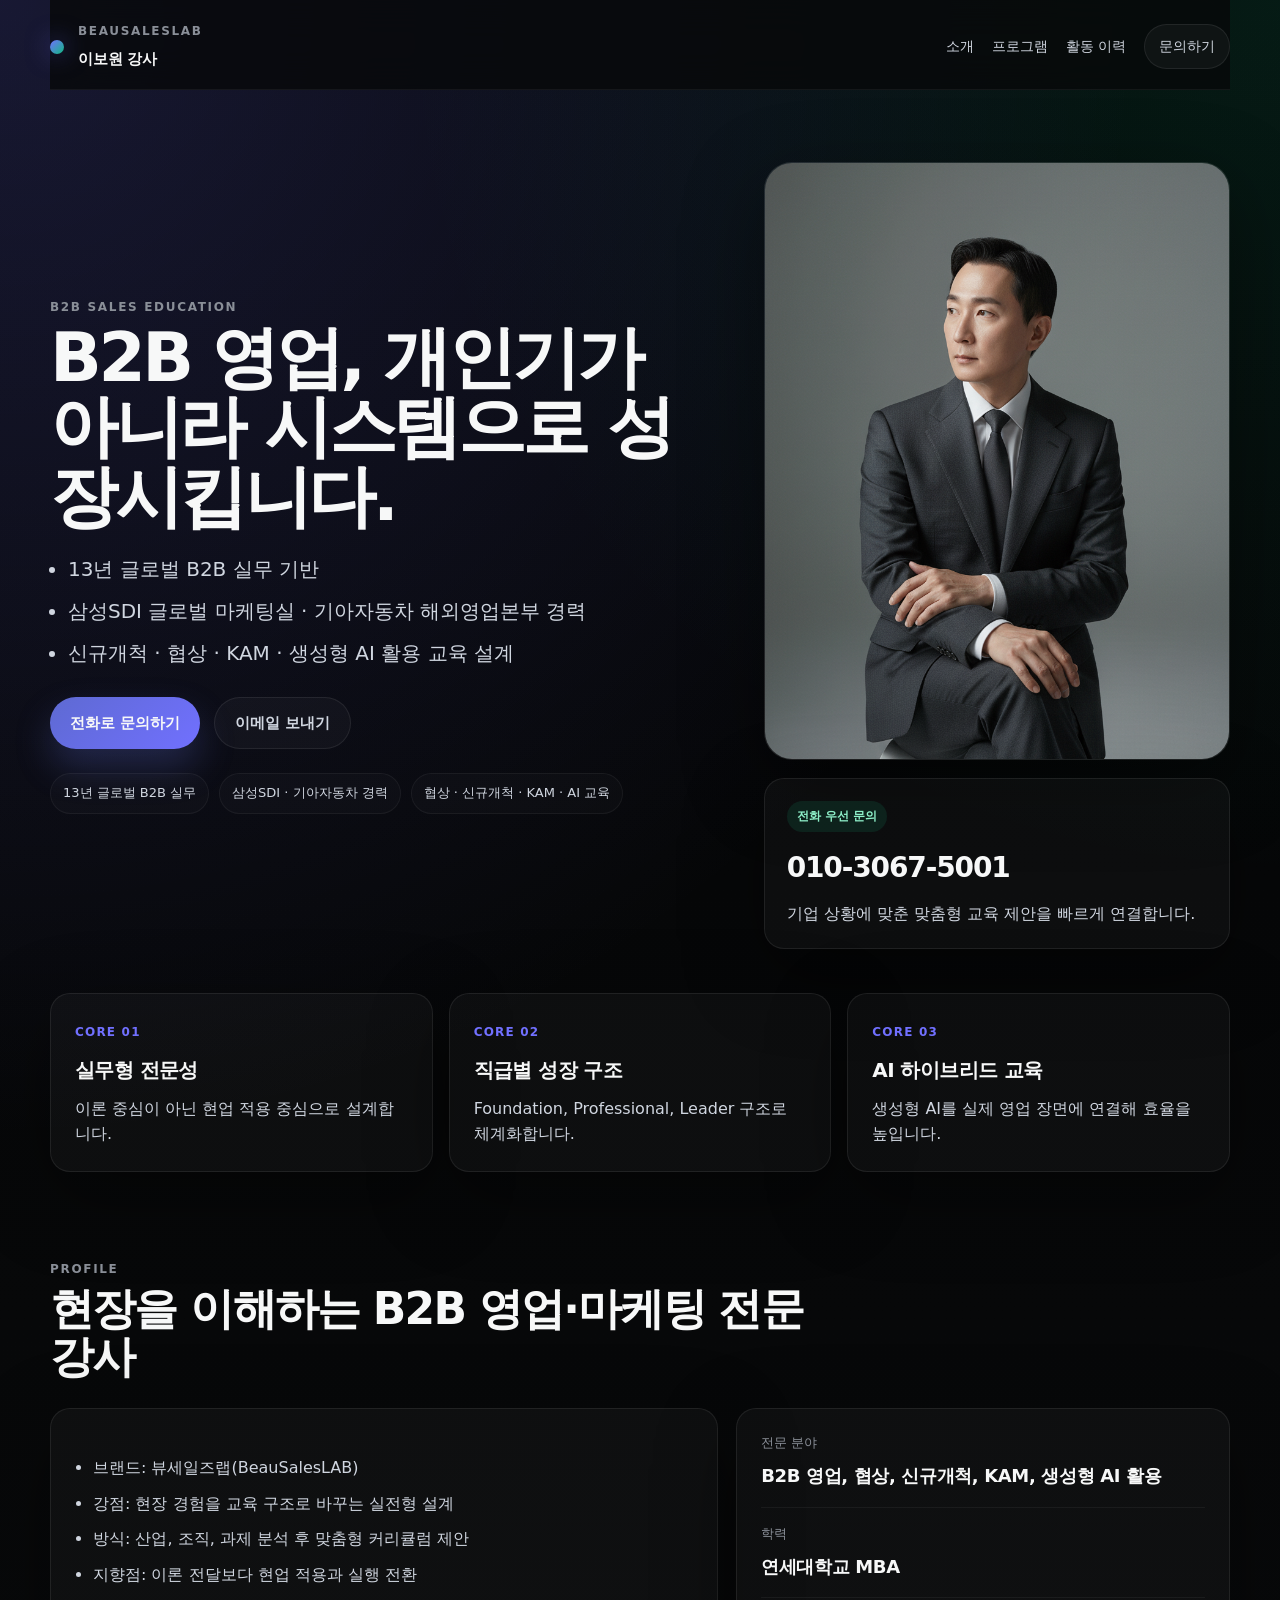
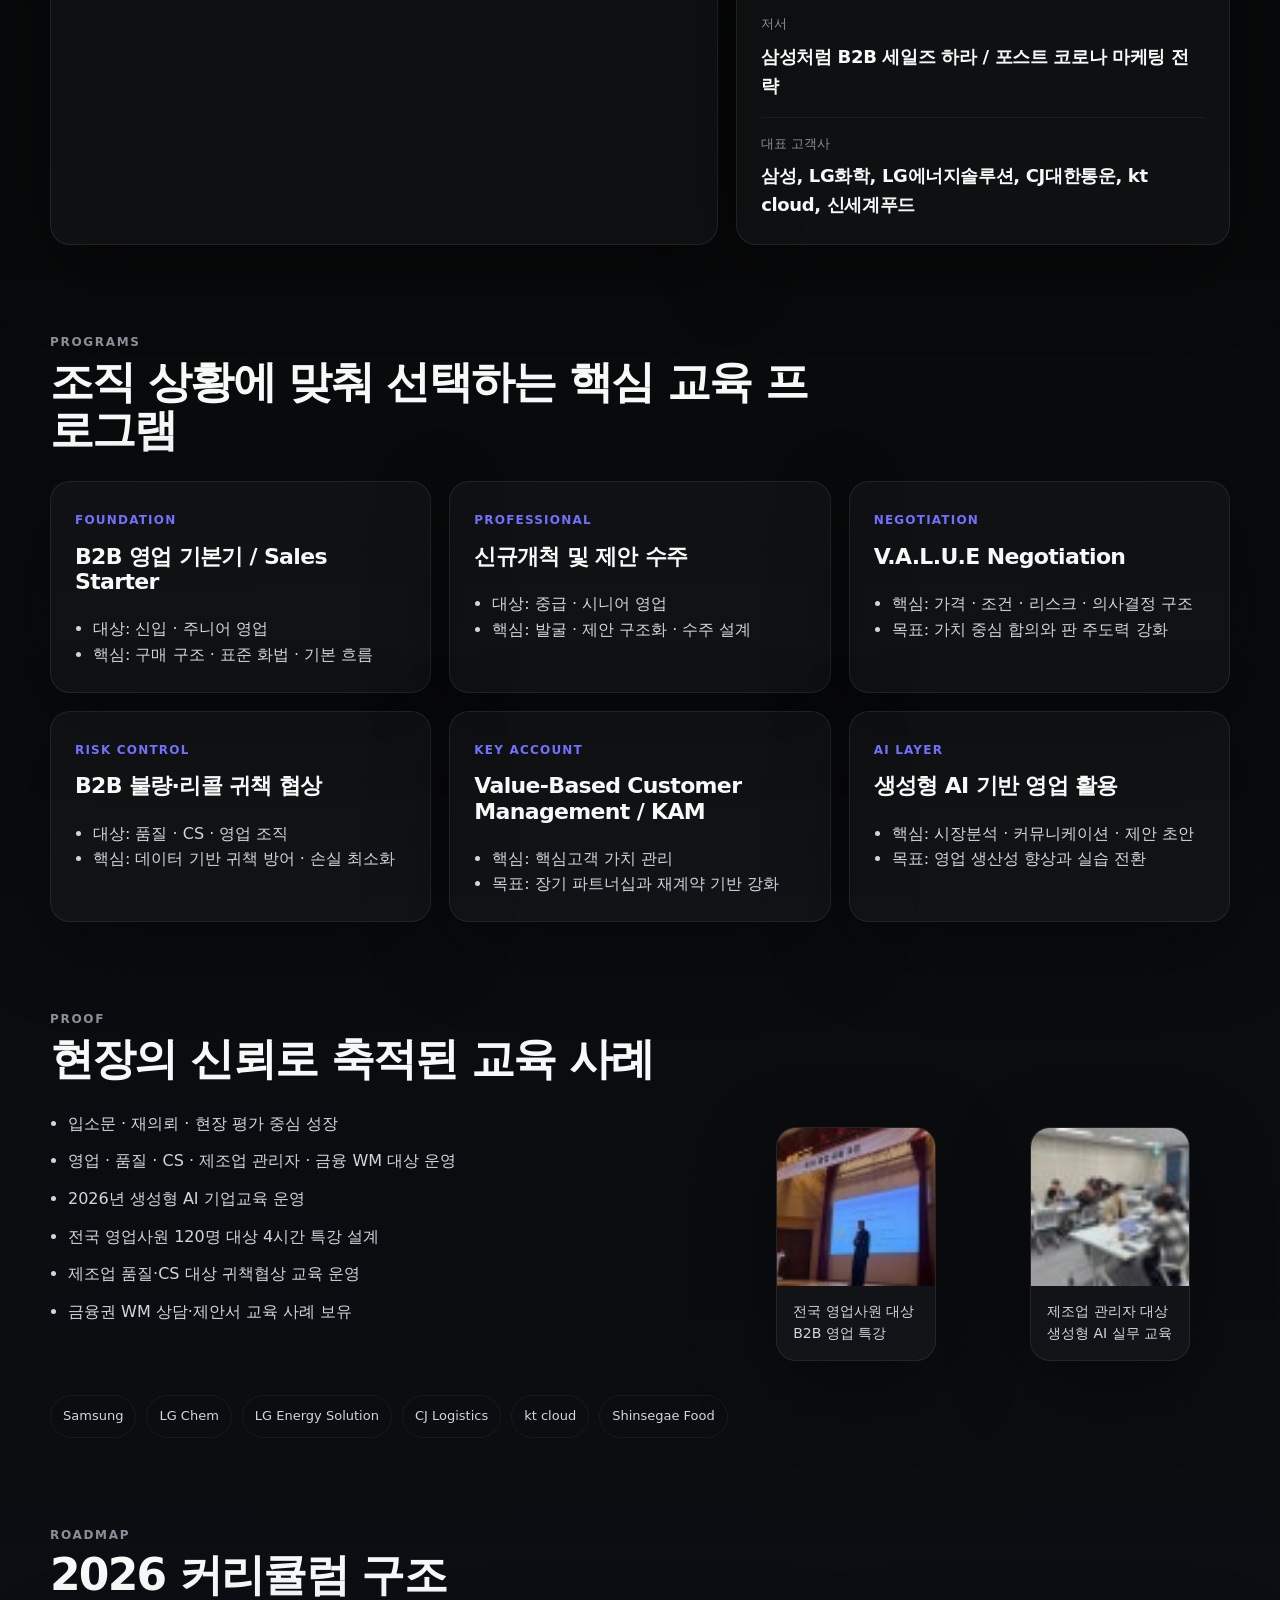
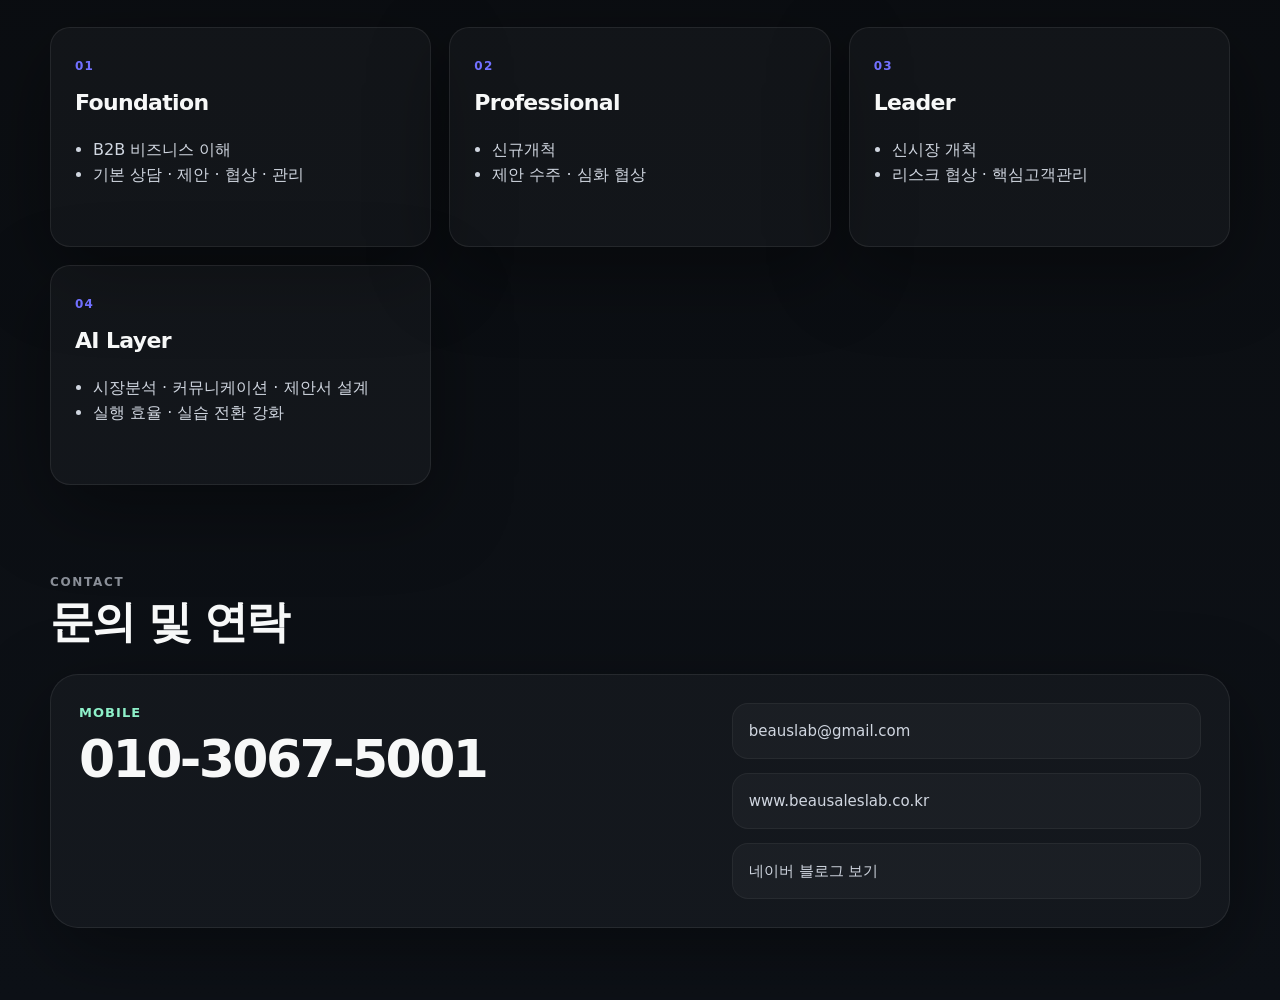
<file: index.html>
<!DOCTYPE html>
<html lang="ko">
<head>
  <meta charset="UTF-8">
  <meta name="viewport" content="width=device-width, initial-scale=1.0">
  <title>이보원 강사 | B2B 영업·마케팅 교육</title>
  <meta name="description" content="이보원 강사는 13년 글로벌 실무 경험을 바탕으로 B2B 영업, 협상, 신규개척, KAM, 생성형 AI 활용 교육을 설계합니다.">
  <link rel="stylesheet" href="styles.css">
</head>
<body>
  <div class="page-shell">
    <header class="site-header">
      <div class="brand-mark">
        <span class="brand-mark__dot"></span>
        <div>
          <p class="eyebrow">BeauSalesLAB</p>
          <strong>이보원 강사</strong>
        </div>
      </div>
      <nav class="site-nav">
        <a href="#profile">소개</a>
        <a href="#programs">프로그램</a>
        <a href="#proof">활동 이력</a>
        <a href="#contact" class="nav-cta">문의하기</a>
      </nav>
    </header>

    <main>
      <section class="hero">
        <div class="hero-copy">
          <p class="eyebrow">B2B SALES EDUCATION</p>
          <h1>B2B 영업, 개인기가 아니라 시스템으로 성장시킵니다.</h1>
          <ul class="hero-lead-list">
            <li>13년 글로벌 B2B 실무 기반</li>
            <li>삼성SDI 글로벌 마케팅실 · 기아자동차 해외영업본부 경력</li>
            <li>신규개척 · 협상 · KAM · 생성형 AI 활용 교육 설계</li>
          </ul>
          <div class="hero-actions">
            <a class="button button-primary" href="tel:01030675001">전화로 문의하기</a>
            <a class="button button-secondary" href="mailto:beauslab@gmail.com">이메일 보내기</a>
          </div>
          <ul class="hero-meta">
            <li>13년 글로벌 B2B 실무</li>
            <li>삼성SDI · 기아자동차 경력</li>
            <li>협상 · 신규개척 · KAM · AI 교육</li>
          </ul>
        </div>
        <div class="hero-visual">
          <div class="portrait-card">
            <img src="assets/profile.png" alt="이보원 강사 프로필 사진">
          </div>
          <div class="hero-panel">
            <span class="panel-label">전화 우선 문의</span>
            <strong>010-3067-5001</strong>
            <p>기업 상황에 맞춘 맞춤형 교육 제안을 빠르게 연결합니다.</p>
          </div>
        </div>
      </section>

      <section class="stats">
        <article>
          <span>Core 01</span>
          <strong>실무형 전문성</strong>
          <p>이론 중심이 아닌 현업 적용 중심으로 설계합니다.</p>
        </article>
        <article>
          <span>Core 02</span>
          <strong>직급별 성장 구조</strong>
          <p>Foundation, Professional, Leader 구조로 체계화합니다.</p>
        </article>
        <article>
          <span>Core 03</span>
          <strong>AI 하이브리드 교육</strong>
          <p>생성형 AI를 실제 영업 장면에 연결해 효율을 높입니다.</p>
        </article>
      </section>

      <section id="profile" class="section">
        <div class="section-heading">
          <p class="eyebrow">PROFILE</p>
          <h2>현장을 이해하는 B2B 영업·마케팅 전문 강사</h2>
        </div>
        <div class="profile-grid">
          <div class="copy-card">
            <ul class="bullet-list">
              <li>브랜드: 뷰세일즈랩(BeauSalesLAB)</li>
              <li>강점: 현장 경험을 교육 구조로 바꾸는 실전형 설계</li>
              <li>방식: 산업, 조직, 과제 분석 후 맞춤형 커리큘럼 제안</li>
              <li>지향점: 이론 전달보다 현업 적용과 실행 전환</li>
            </ul>
          </div>
          <div class="detail-card">
            <div class="detail-item">
              <span>전문 분야</span>
              <strong>B2B 영업, 협상, 신규개척, KAM, 생성형 AI 활용</strong>
            </div>
            <div class="detail-item">
              <span>학력</span>
              <strong>연세대학교 MBA</strong>
            </div>
            <div class="detail-item">
              <span>저서</span>
              <strong>삼성처럼 B2B 세일즈 하라 / 포스트 코로나 마케팅 전략</strong>
            </div>
            <div class="detail-item">
              <span>대표 고객사</span>
              <strong>삼성, LG화학, LG에너지솔루션, CJ대한통운, kt cloud, 신세계푸드</strong>
            </div>
          </div>
        </div>
      </section>

      <section id="programs" class="section">
        <div class="section-heading">
          <p class="eyebrow">PROGRAMS</p>
          <h2>조직 상황에 맞춰 선택하는 핵심 교육 프로그램</h2>
        </div>
        <div class="program-grid">
          <article class="program-card">
            <span class="program-tag">Foundation</span>
            <h3>B2B 영업 기본기 / Sales Starter</h3>
            <ul class="card-list">
              <li>대상: 신입 · 주니어 영업</li>
              <li>핵심: 구매 구조 · 표준 화법 · 기본 흐름</li>
            </ul>
          </article>
          <article class="program-card">
            <span class="program-tag">Professional</span>
            <h3>신규개척 및 제안 수주</h3>
            <ul class="card-list">
              <li>대상: 중급 · 시니어 영업</li>
              <li>핵심: 발굴 · 제안 구조화 · 수주 설계</li>
            </ul>
          </article>
          <article class="program-card">
            <span class="program-tag">Negotiation</span>
            <h3>V.A.L.U.E Negotiation</h3>
            <ul class="card-list">
              <li>핵심: 가격 · 조건 · 리스크 · 의사결정 구조</li>
              <li>목표: 가치 중심 합의와 판 주도력 강화</li>
            </ul>
          </article>
          <article class="program-card">
            <span class="program-tag">Risk Control</span>
            <h3>B2B 불량·리콜 귀책 협상</h3>
            <ul class="card-list">
              <li>대상: 품질 · CS · 영업 조직</li>
              <li>핵심: 데이터 기반 귀책 방어 · 손실 최소화</li>
            </ul>
          </article>
          <article class="program-card">
            <span class="program-tag">Key Account</span>
            <h3>Value-Based Customer Management / KAM</h3>
            <ul class="card-list">
              <li>핵심: 핵심고객 가치 관리</li>
              <li>목표: 장기 파트너십과 재계약 기반 강화</li>
            </ul>
          </article>
          <article class="program-card">
            <span class="program-tag">AI Layer</span>
            <h3>생성형 AI 기반 영업 활용</h3>
            <ul class="card-list">
              <li>핵심: 시장분석 · 커뮤니케이션 · 제안 초안</li>
              <li>목표: 영업 생산성 향상과 실습 전환</li>
            </ul>
          </article>
        </div>
      </section>

      <section id="proof" class="section proof-section">
        <div class="section-heading">
          <p class="eyebrow">PROOF</p>
          <h2>현장의 신뢰로 축적된 교육 사례</h2>
        </div>
        <div class="proof-layout">
          <div class="proof-copy">
            <ul class="proof-list">
              <li>입소문 · 재의뢰 · 현장 평가 중심 성장</li>
              <li>영업 · 품질 · CS · 제조업 관리자 · 금융 WM 대상 운영</li>
              <li>2026년 생성형 AI 기업교육 운영</li>
              <li>전국 영업사원 120명 대상 4시간 특강 설계</li>
              <li>제조업 품질·CS 대상 귀책협상 교육 운영</li>
              <li>금융권 WM 상담·제안서 교육 사례 보유</li>
            </ul>
          </div>
          <div class="proof-gallery">
            <figure class="gallery-card">
              <img src="assets/lecture-hall.jpg" alt="영업 특강 현장 사진">
              <figcaption>전국 영업사원 대상 B2B 영업 특강</figcaption>
            </figure>
            <figure class="gallery-card">
              <img src="assets/lecture-workshop.jpg" alt="생성형 AI 기업교육 현장 사진">
              <figcaption>제조업 관리자 대상 생성형 AI 실무 교육</figcaption>
            </figure>
          </div>
        </div>
        <div class="client-strip">
          <span>Samsung</span>
          <span>LG Chem</span>
          <span>LG Energy Solution</span>
          <span>CJ Logistics</span>
          <span>kt cloud</span>
          <span>Shinsegae Food</span>
        </div>
      </section>

      <section class="section roadmap-section">
        <div class="section-heading">
          <p class="eyebrow">ROADMAP</p>
          <h2>2026 커리큘럼 구조</h2>
        </div>
        <div class="roadmap-grid">
          <article class="roadmap-card">
            <span>01</span>
            <h3>Foundation</h3>
            <ul class="card-list">
              <li>B2B 비즈니스 이해</li>
              <li>기본 상담 · 제안 · 협상 · 관리</li>
            </ul>
          </article>
          <article class="roadmap-card">
            <span>02</span>
            <h3>Professional</h3>
            <ul class="card-list">
              <li>신규개척</li>
              <li>제안 수주 · 심화 협상</li>
            </ul>
          </article>
          <article class="roadmap-card">
            <span>03</span>
            <h3>Leader</h3>
            <ul class="card-list">
              <li>신시장 개척</li>
              <li>리스크 협상 · 핵심고객관리</li>
            </ul>
          </article>
          <article class="roadmap-card">
            <span>04</span>
            <h3>AI Layer</h3>
            <ul class="card-list">
              <li>시장분석 · 커뮤니케이션 · 제안서 설계</li>
              <li>실행 효율 · 실습 전환 강화</li>
            </ul>
          </article>
        </div>
      </section>

      <section id="contact" class="section contact-section">
        <div class="section-heading">
          <p class="eyebrow">CONTACT</p>
          <h2>문의 및 연락</h2>
        </div>
        <div class="contact-card">
          <div>
            <p class="contact-priority">Mobile</p>
            <a class="contact-phone" href="tel:01030675001">010-3067-5001</a>
          </div>
          <div class="contact-meta">
            <a href="mailto:beauslab@gmail.com">beauslab@gmail.com</a>
            <a href="http://www.beausaleslab.co.kr/" target="_blank" rel="noreferrer">www.beausaleslab.co.kr</a>
            <a href="https://blog.naver.com/rokapo" target="_blank" rel="noreferrer">네이버 블로그 보기</a>
          </div>
        </div>
      </section>
    </main>
  </div>
</body>
</html>
</file>
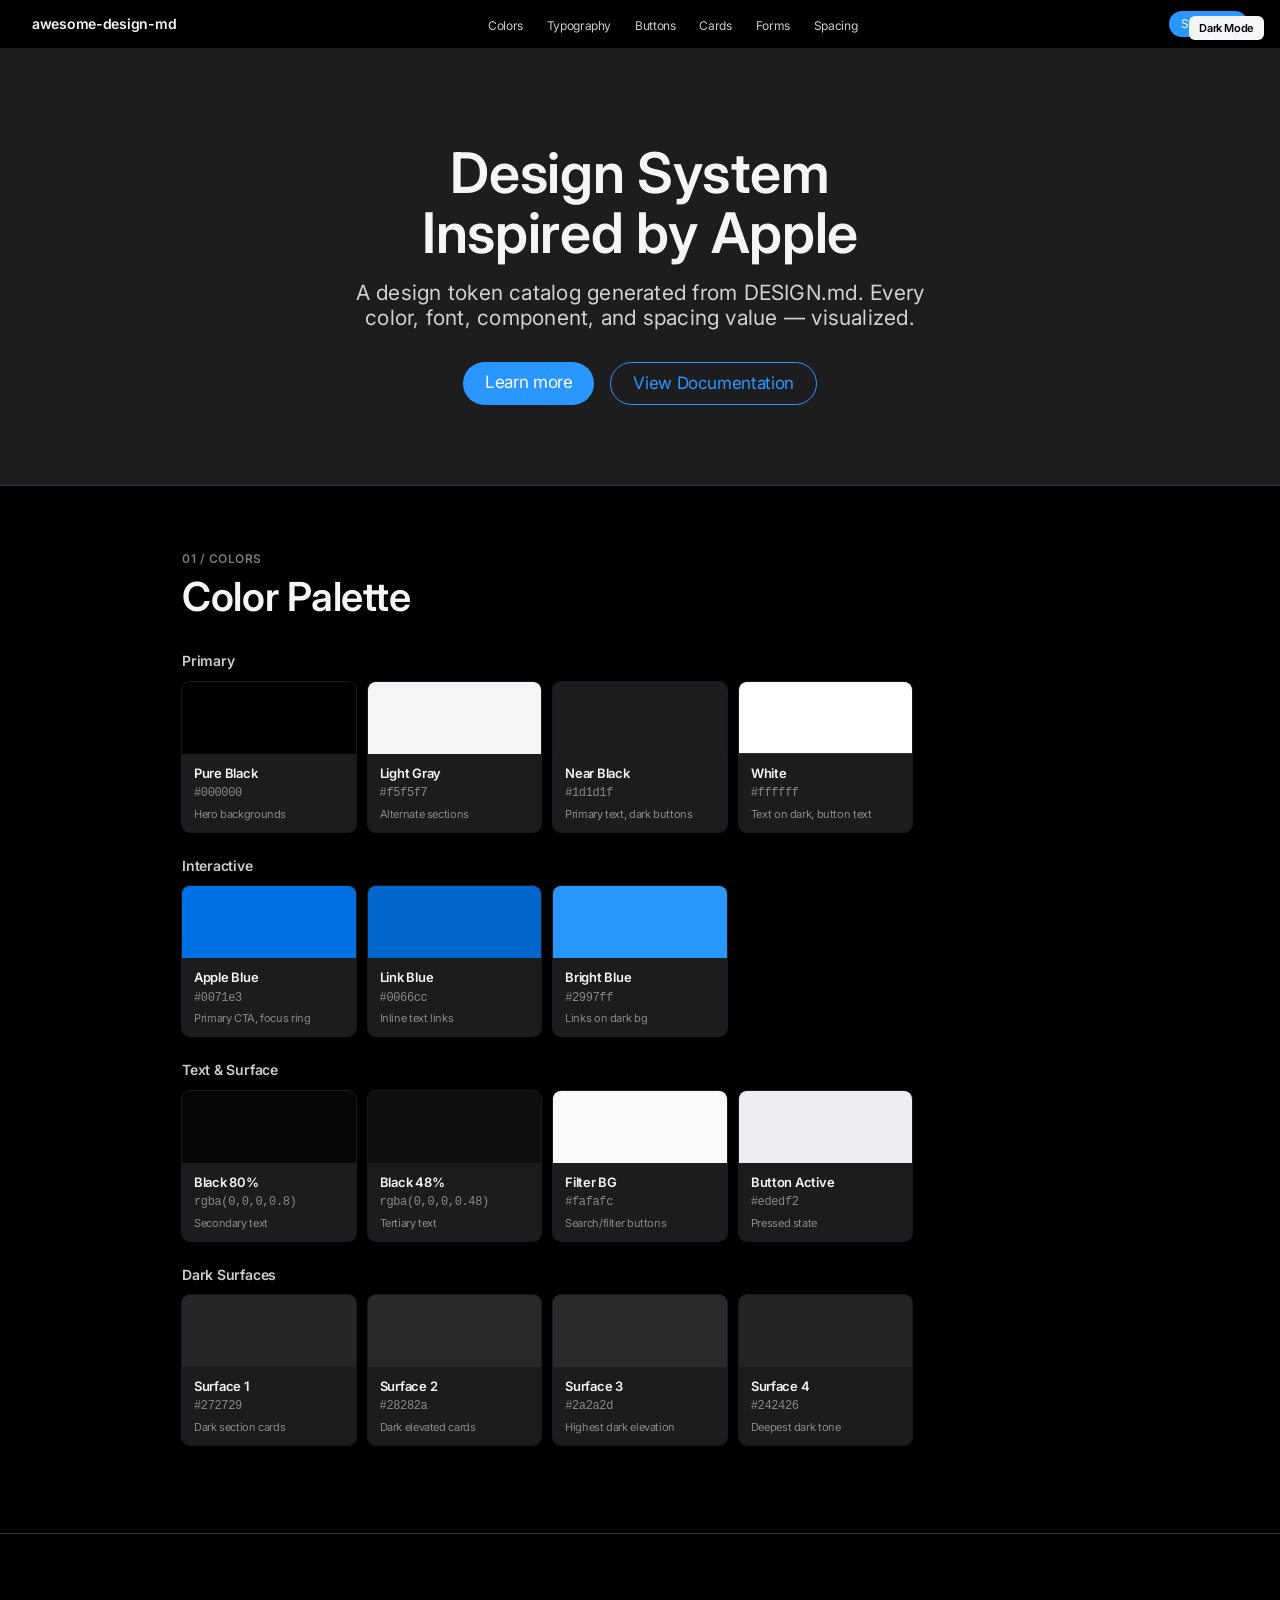
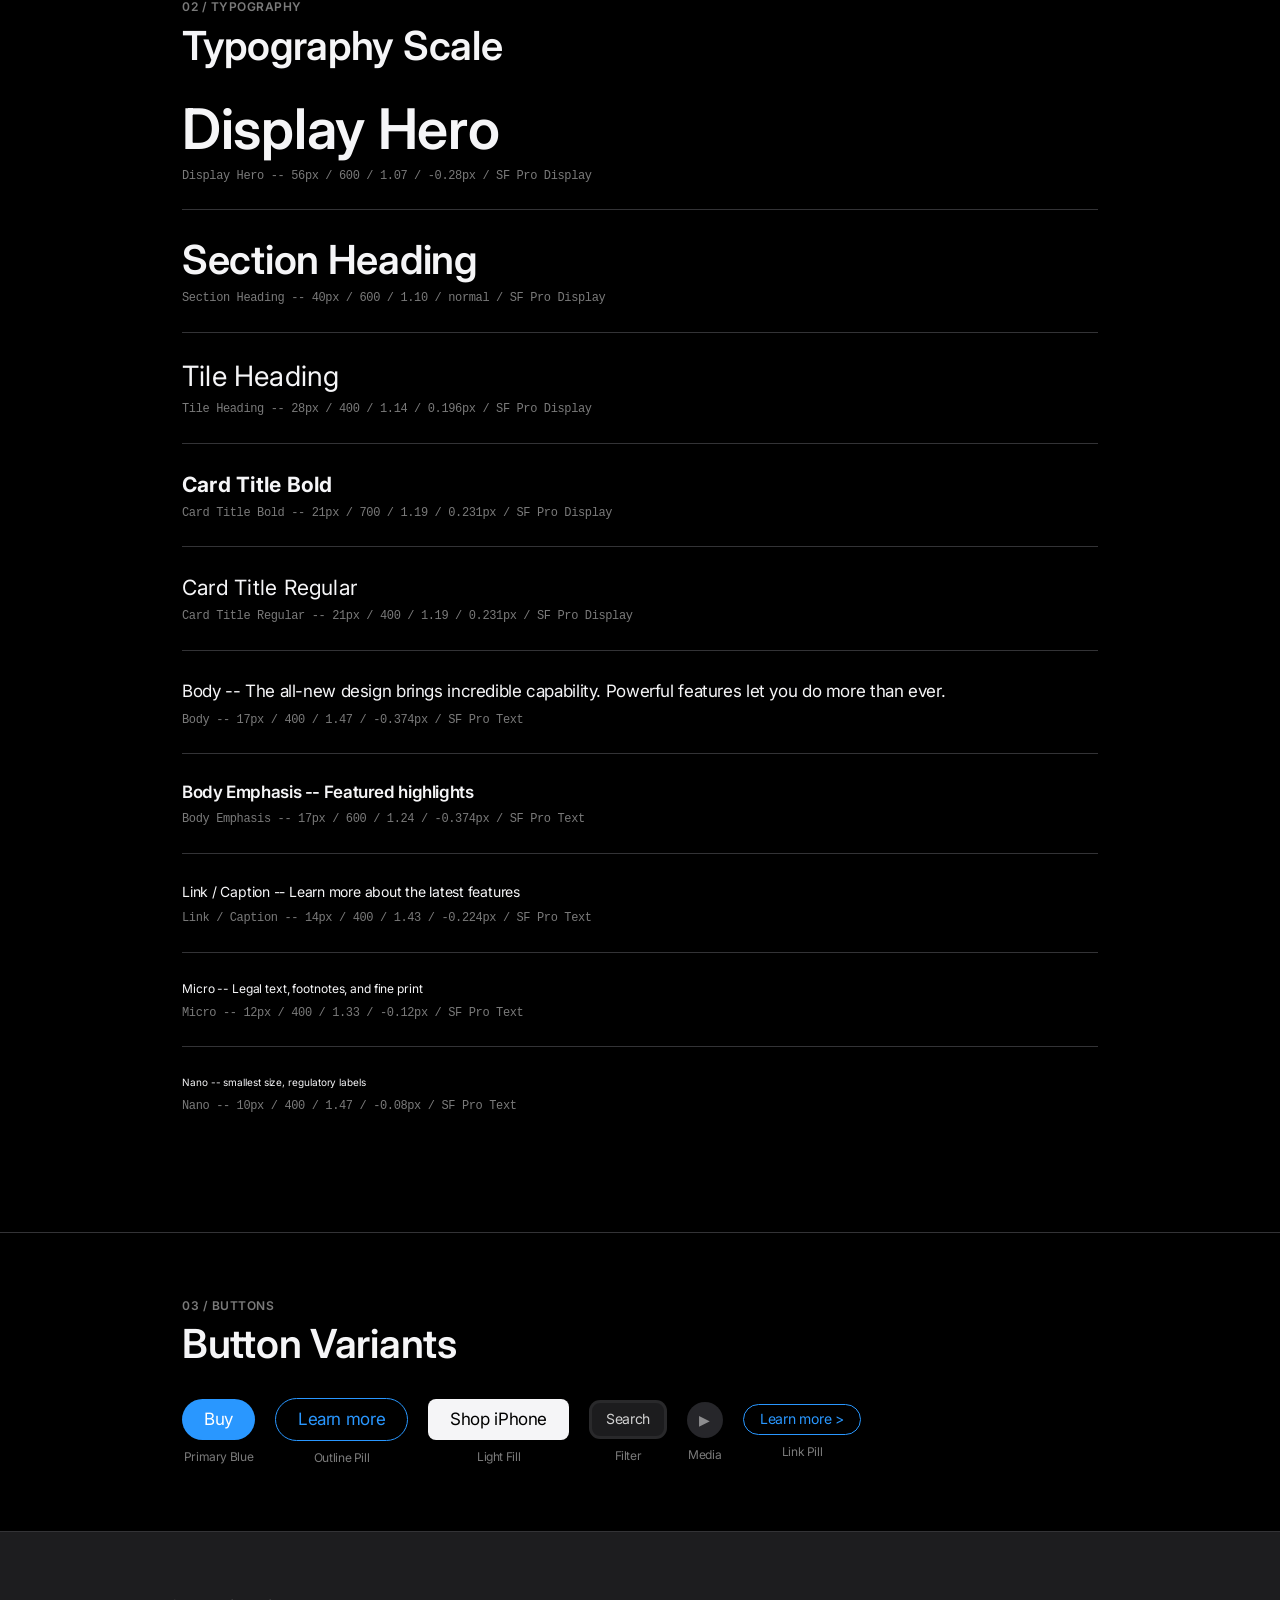
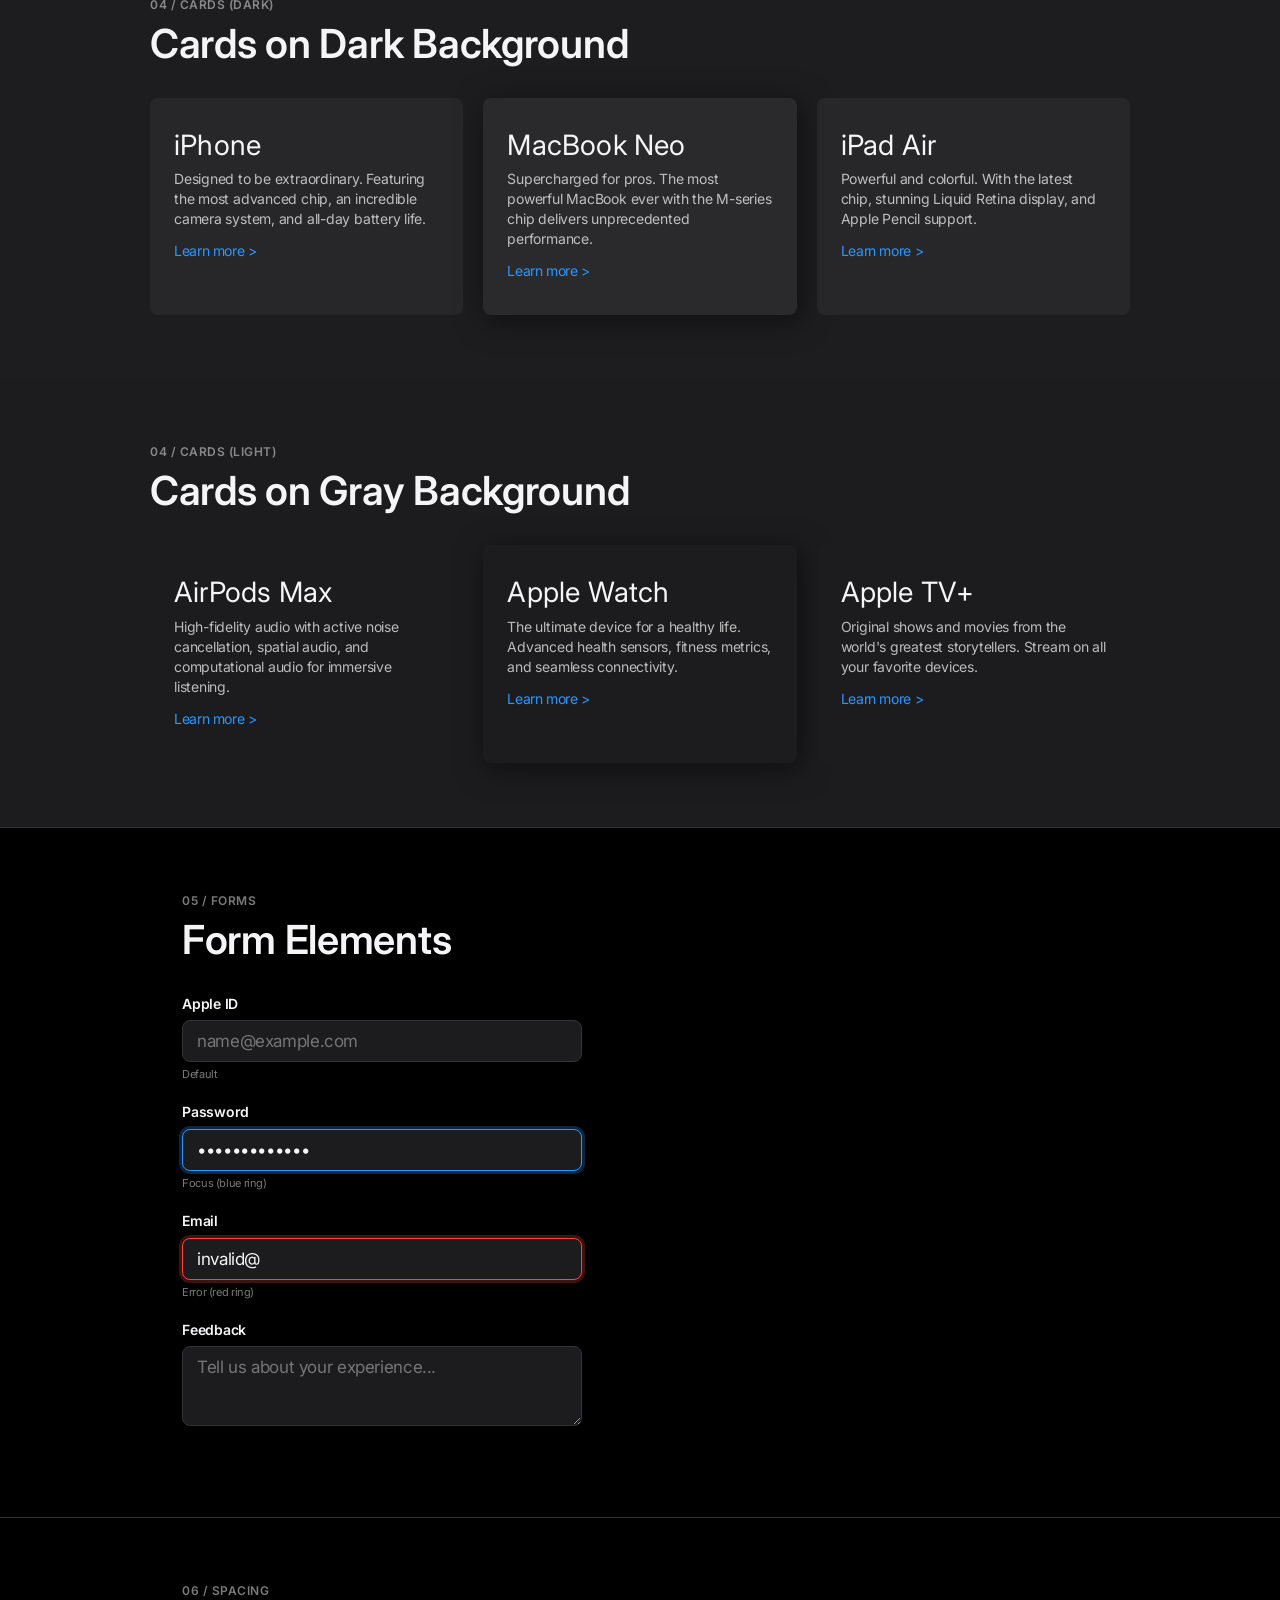
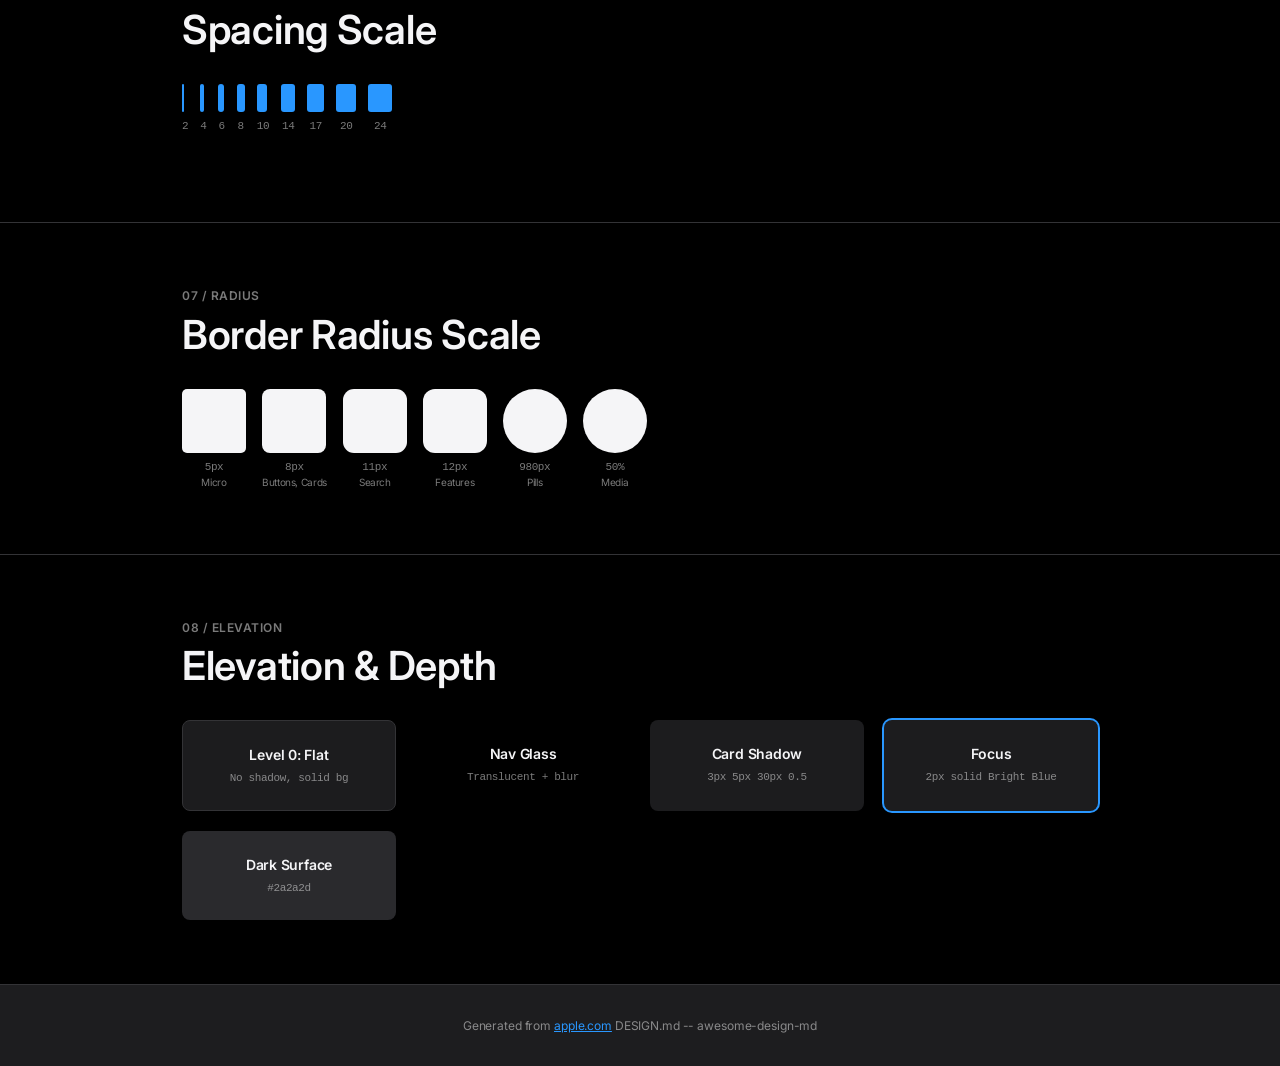
<file: reference/design-styles/apple/preview-dark.html>
<!DOCTYPE html>
<html lang="en">
<head>
<meta charset="UTF-8">
<meta name="viewport" content="width=device-width, initial-scale=1.0">
<title>Design System Preview: Apple (Dark)</title>
<link rel="preconnect" href="https://fonts.googleapis.com">
<link rel="preconnect" href="https://fonts.gstatic.com" crossorigin>
<link href="https://fonts.googleapis.com/css2?family=Inter:wght@300;400;500;600;700&display=swap" rel="stylesheet">
<style>
  :root {
    --black: #f5f5f7;
    --white: #000000;
    --pure-black: #000000;
    --light-gray: #1d1d1f;
    --apple-blue: #2997ff;
    --link-blue: #2997ff;
    --link-blue-dark: #2997ff;
    --gray-80: rgba(255,255,255,0.8);
    --gray-48: rgba(255,255,255,0.48);
    --button-active: #333336;
    --filter-bg: #1c1c1e;
    --dark-surface-1: #272729;
    --dark-surface-2: #28282a;
    --dark-surface-3: #2a2a2d;
    --overlay: rgba(60,60,67,0.64);
    --shadow-card: rgba(0,0,0,0.5) 3px 5px 30px 0px;
    --nav-bg: rgba(0,0,0,0.88);
    --font-display: 'Inter', -apple-system, BlinkMacSystemFont, 'SF Pro Display', 'Helvetica Neue', Helvetica, Arial, sans-serif;
    --font-text: 'Inter', -apple-system, BlinkMacSystemFont, 'SF Pro Text', 'Helvetica Neue', Helvetica, Arial, sans-serif;
  }
  * { margin: 0; padding: 0; box-sizing: border-box; }
  body {
    background: var(--white);
    color: var(--black);
    font-family: var(--font-text);
    font-size: 17px; font-weight: 400; line-height: 1.47;
    letter-spacing: -0.374px;
    -webkit-font-smoothing: antialiased;
  }

  /* NAV */
  .nav {
    position: sticky; top: 0; z-index: 100;
    display: flex; align-items: center; justify-content: space-between;
    padding: 0 32px; height: 48px;
    background: var(--nav-bg);
    backdrop-filter: saturate(180%) blur(20px);
    -webkit-backdrop-filter: saturate(180%) blur(20px);
  }
  .nav-brand { font-size: 14px; font-weight: 600; color: #f5f5f7; text-decoration: none; letter-spacing: -0.28px; }
  .nav-links { display: flex; gap: 24px; list-style: none; }
  .nav-links a { font-size: 12px; font-weight: 400; color: rgba(255,255,255,0.8); text-decoration: none; transition: color 0.15s; }
  .nav-links a:hover { color: #ffffff; }
  .nav-cta {
    display: inline-block; background: var(--apple-blue); color: #ffffff;
    padding: 4px 12px; border-radius: 980px; font-size: 12px; font-weight: 400;
    text-decoration: none; transition: opacity 0.15s;
  }
  .nav-cta:hover { opacity: 0.88; }

  /* DARK MODE BADGE */
  .dark-badge {
    position: fixed; top: 16px; right: 16px; z-index: 200;
    background: #f5f5f7; color: #000000;
    font-size: 11px; font-weight: 600; padding: 4px 10px; border-radius: 6px;
  }

  /* HERO */
  .hero { padding: 96px 32px 80px; text-align: center; background: var(--light-gray); }
  .hero h1 {
    font-family: var(--font-display);
    font-size: 56px; font-weight: 600; line-height: 1.07;
    letter-spacing: -0.28px; color: var(--black); margin-bottom: 16px;
  }
  .hero p { font-size: 21px; font-weight: 400; line-height: 1.19; letter-spacing: 0.231px; color: var(--gray-80); max-width: 600px; margin: 0 auto 32px; }
  .hero-buttons { display: flex; gap: 16px; justify-content: center; flex-wrap: wrap; }
  .btn-blue {
    display: inline-block; background: var(--apple-blue); color: #ffffff;
    padding: 8px 22px; border-radius: 980px; border: none;
    font-family: var(--font-text); font-size: 17px; font-weight: 400;
    text-decoration: none; cursor: pointer; transition: opacity 0.15s;
  }
  .btn-blue:hover { opacity: 0.88; }
  .btn-outline {
    display: inline-block; background: transparent; color: var(--apple-blue);
    padding: 8px 22px; border-radius: 980px;
    border: 1px solid var(--apple-blue);
    font-family: var(--font-text); font-size: 17px; font-weight: 400;
    text-decoration: none; cursor: pointer; transition: background 0.15s;
  }
  .btn-outline:hover { background: rgba(41,151,255,0.1); }

  /* SECTIONS */
  .section { padding: 64px 32px; max-width: 980px; margin: 0 auto; }
  .section-label { font-family: var(--font-text); font-size: 12px; font-weight: 600; color: var(--gray-48); text-transform: uppercase; margin-bottom: 8px; letter-spacing: 0.5px; }
  .section-title { font-family: var(--font-display); font-size: 40px; font-weight: 600; line-height: 1.10; letter-spacing: -0.28px; margin-bottom: 32px; }
  .section-divider { border: none; border-top: 1px solid #333336; margin: 0; }

  /* DARK SECTION (inverted for dark mode = lighter section) */
  .section-dark { background: #1d1d1f; color: #f5f5f7; padding: 64px 32px; }
  .section-dark .section-inner { max-width: 980px; margin: 0 auto; }
  .section-dark .section-label { color: rgba(255,255,255,0.48); }
  .section-dark .section-title { color: #f5f5f7; }

  /* GRAY SECTION (slightly lighter dark) */
  .section-gray { background: #1c1c1e; padding: 64px 32px; }
  .section-gray .section-inner { max-width: 980px; margin: 0 auto; }

  /* COLORS */
  .color-grid { display: grid; grid-template-columns: repeat(auto-fill, minmax(155px, 1fr)); gap: 12px; margin-bottom: 24px; }
  .color-swatch { border-radius: 8px; overflow: hidden; background: #1c1c1e; box-shadow: 0 0 0 1px rgba(255,255,255,0.1); }
  .color-swatch-block { height: 72px; width: 100%; }
  .color-swatch-info { padding: 10px 12px; }
  .color-swatch-name { font-size: 13px; font-weight: 600; margin-bottom: 2px; letter-spacing: -0.26px; color: var(--black); }
  .color-swatch-hex { font-size: 12px; color: var(--gray-48); font-family: ui-monospace, SFMono-Regular, 'SF Mono', Menlo, monospace; }
  .color-swatch-role { font-size: 11px; color: var(--gray-48); margin-top: 3px; }
  .color-group-label { font-size: 14px; font-weight: 600; color: var(--gray-80); letter-spacing: -0.224px; margin: 24px 0 10px; }

  /* TYPOGRAPHY */
  .type-sample { margin-bottom: 28px; padding-bottom: 24px; border-bottom: 1px solid #333336; }
  .type-sample:last-child { border-bottom: none; }
  .type-meta { font-family: ui-monospace, SFMono-Regular, 'SF Mono', Menlo, monospace; font-size: 12px; font-weight: 400; color: var(--gray-48); margin-top: 8px; }

  /* BUTTONS */
  .button-row { display: flex; gap: 20px; flex-wrap: wrap; align-items: center; }
  .button-item { text-align: center; }
  .button-label { font-size: 12px; font-weight: 400; color: var(--gray-48); margin-top: 8px; }
  .btn-dark-fill {
    display: inline-block; background: #f5f5f7; color: #000000;
    padding: 8px 22px; border-radius: 8px; border: none;
    font-family: var(--font-text); font-size: 17px; font-weight: 400;
    text-decoration: none; cursor: pointer;
  }
  .btn-filter {
    display: inline-block; background: var(--filter-bg); color: var(--gray-80);
    padding: 6px 14px; border-radius: 11px; border: 3px solid rgba(255,255,255,0.06);
    font-family: var(--font-text); font-size: 14px; font-weight: 400;
    text-decoration: none; cursor: pointer;
  }
  .btn-media {
    display: inline-flex; align-items: center; justify-content: center;
    width: 36px; height: 36px; border-radius: 50%;
    background: var(--overlay); color: var(--gray-48); border: none;
    font-size: 14px; cursor: pointer;
  }

  /* CARDS */
  .card-grid { display: grid; grid-template-columns: repeat(auto-fit, minmax(280px, 1fr)); gap: 20px; }
  .card { background: var(--dark-surface-1); border-radius: 8px; padding: 32px 24px; transition: box-shadow 0.3s; }
  .card:hover { box-shadow: var(--shadow-card); }
  .card h3 { font-family: var(--font-display); font-size: 28px; font-weight: 400; letter-spacing: 0.196px; line-height: 1.14; margin-bottom: 8px; color: #f5f5f7; }
  .card p { font-size: 14px; color: rgba(255,255,255,0.7); line-height: 1.43; letter-spacing: -0.224px; }
  .card-link { font-size: 14px; color: var(--link-blue); text-decoration: none; margin-top: 12px; display: inline-block; }
  .card-link:hover { text-decoration: underline; }

  .card-light { background: #1c1c1e; }
  .card-elevated { background: var(--dark-surface-3); }

  /* FORMS */
  .form-group { margin-bottom: 20px; max-width: 400px; }
  .form-label { display: block; font-size: 14px; font-weight: 600; color: var(--black); margin-bottom: 6px; letter-spacing: -0.224px; }
  .form-input {
    width: 100%; background: #1c1c1e; color: var(--black);
    border: 1px solid #333336; padding: 10px 14px; border-radius: 8px;
    font-family: var(--font-text); font-size: 17px; outline: none;
    letter-spacing: -0.374px; transition: border-color 0.15s;
  }
  .form-input:focus { border-color: var(--apple-blue); box-shadow: 0 0 0 3px rgba(41,151,255,0.25); }
  .form-input--focus { border-color: var(--apple-blue); box-shadow: 0 0 0 3px rgba(41,151,255,0.25); }
  .form-input--error { border-color: #ff453a; box-shadow: 0 0 0 3px rgba(255,69,58,0.25); }
  .form-textarea {
    width: 100%; min-height: 80px; background: #1c1c1e; color: var(--black);
    border: 1px solid #333336; padding: 10px 14px; border-radius: 8px;
    font-family: var(--font-text); font-size: 17px; resize: vertical; outline: none;
    letter-spacing: -0.374px;
  }
  .form-state-label { font-size: 11px; color: var(--gray-48); margin-top: 4px; }

  /* SPACING */
  .spacing-row { display: flex; align-items: flex-end; gap: 12px; flex-wrap: wrap; margin-bottom: 24px; }
  .spacing-item { text-align: center; }
  .spacing-block { background: var(--apple-blue); border-radius: 3px; margin-bottom: 6px; height: 28px; }
  .spacing-value { font-family: ui-monospace, SFMono-Regular, 'SF Mono', Menlo, monospace; font-size: 11px; font-weight: 500; color: var(--gray-48); }

  /* RADIUS */
  .radius-row { display: flex; gap: 16px; flex-wrap: wrap; align-items: center; }
  .radius-item { text-align: center; }
  .radius-box { width: 64px; height: 64px; background: var(--black); margin-bottom: 6px; }
  .radius-label { font-family: ui-monospace, SFMono-Regular, 'SF Mono', Menlo, monospace; font-size: 11px; font-weight: 500; color: var(--gray-48); }
  .radius-context { font-size: 10px; color: var(--gray-48); }

  /* ELEVATION */
  .elevation-grid { display: grid; grid-template-columns: repeat(auto-fit, minmax(200px, 1fr)); gap: 20px; }
  .elevation-card { background: #1c1c1e; border-radius: 8px; padding: 24px; text-align: center; }
  .elevation-label { font-size: 14px; font-weight: 600; letter-spacing: -0.224px; margin-bottom: 4px; }
  .elevation-desc { font-family: ui-monospace, SFMono-Regular, 'SF Mono', Menlo, monospace; font-size: 11px; color: var(--gray-48); }

  /* FOOTER */
  .footer { padding: 32px; text-align: center; background: #1d1d1f; font-size: 12px; color: var(--gray-48); letter-spacing: -0.12px; border-top: 1px solid #333336; }
  .footer a { color: var(--link-blue); text-decoration: underline; }

  @media (max-width: 768px) {
    .hero h1 { font-size: 40px; }
    .nav-links { display: none; }
    .section { padding: 48px 20px; }
    .section-dark { padding: 48px 20px; }
    .section-gray { padding: 48px 20px; }
    .card-grid { grid-template-columns: 1fr; }
  }
</style>
</head>
<body>

<nav class="nav">
  <a class="nav-brand" href="#">awesome-design-md</a>
  <ul class="nav-links">
    <li><a href="#colors">Colors</a></li>
    <li><a href="#typography">Typography</a></li>
    <li><a href="#buttons">Buttons</a></li>
    <li><a href="#cards">Cards</a></li>
    <li><a href="#forms">Forms</a></li>
    <li><a href="#spacing">Spacing</a></li>
  </ul>
  <a class="nav-cta" href="#">Shop Now</a>
</nav>
<div class="dark-badge">Dark Mode</div>

<section class="hero">
  <h1>Design System<br>Inspired by Apple</h1>
  <p>A design token catalog generated from DESIGN.md. Every color, font, component, and spacing value — visualized.</p>
  <div class="hero-buttons">
    <a class="btn-blue" href="#">Learn more</a>
    <a class="btn-outline" href="#">View Documentation</a>
  </div>
</section>

<hr class="section-divider">

<section class="section" id="colors">
  <div class="section-label">01 / Colors</div>
  <h2 class="section-title">Color Palette</h2>

  <div class="color-group-label">Primary</div>
  <div class="color-grid">
    <div class="color-swatch"><div class="color-swatch-block" style="background:#000000"></div><div class="color-swatch-info"><div class="color-swatch-name">Pure Black</div><div class="color-swatch-hex">#000000</div><div class="color-swatch-role">Hero backgrounds</div></div></div>
    <div class="color-swatch"><div class="color-swatch-block" style="background:#f5f5f7"></div><div class="color-swatch-info"><div class="color-swatch-name">Light Gray</div><div class="color-swatch-hex">#f5f5f7</div><div class="color-swatch-role">Alternate sections</div></div></div>
    <div class="color-swatch"><div class="color-swatch-block" style="background:#1d1d1f"></div><div class="color-swatch-info"><div class="color-swatch-name">Near Black</div><div class="color-swatch-hex">#1d1d1f</div><div class="color-swatch-role">Primary text, dark buttons</div></div></div>
    <div class="color-swatch"><div class="color-swatch-block" style="background:#ffffff; border-bottom:1px solid #333336"></div><div class="color-swatch-info"><div class="color-swatch-name">White</div><div class="color-swatch-hex">#ffffff</div><div class="color-swatch-role">Text on dark, button text</div></div></div>
  </div>

  <div class="color-group-label">Interactive</div>
  <div class="color-grid">
    <div class="color-swatch"><div class="color-swatch-block" style="background:#0071e3"></div><div class="color-swatch-info"><div class="color-swatch-name">Apple Blue</div><div class="color-swatch-hex">#0071e3</div><div class="color-swatch-role">Primary CTA, focus ring</div></div></div>
    <div class="color-swatch"><div class="color-swatch-block" style="background:#0066cc"></div><div class="color-swatch-info"><div class="color-swatch-name">Link Blue</div><div class="color-swatch-hex">#0066cc</div><div class="color-swatch-role">Inline text links</div></div></div>
    <div class="color-swatch"><div class="color-swatch-block" style="background:#2997ff"></div><div class="color-swatch-info"><div class="color-swatch-name">Bright Blue</div><div class="color-swatch-hex">#2997ff</div><div class="color-swatch-role">Links on dark bg</div></div></div>
  </div>

  <div class="color-group-label">Text & Surface</div>
  <div class="color-grid">
    <div class="color-swatch"><div class="color-swatch-block" style="background:rgba(0,0,0,0.8)"></div><div class="color-swatch-info"><div class="color-swatch-name">Black 80%</div><div class="color-swatch-hex">rgba(0,0,0,0.8)</div><div class="color-swatch-role">Secondary text</div></div></div>
    <div class="color-swatch"><div class="color-swatch-block" style="background:rgba(0,0,0,0.48)"></div><div class="color-swatch-info"><div class="color-swatch-name">Black 48%</div><div class="color-swatch-hex">rgba(0,0,0,0.48)</div><div class="color-swatch-role">Tertiary text</div></div></div>
    <div class="color-swatch"><div class="color-swatch-block" style="background:#fafafc"></div><div class="color-swatch-info"><div class="color-swatch-name">Filter BG</div><div class="color-swatch-hex">#fafafc</div><div class="color-swatch-role">Search/filter buttons</div></div></div>
    <div class="color-swatch"><div class="color-swatch-block" style="background:#ededf2"></div><div class="color-swatch-info"><div class="color-swatch-name">Button Active</div><div class="color-swatch-hex">#ededf2</div><div class="color-swatch-role">Pressed state</div></div></div>
  </div>

  <div class="color-group-label">Dark Surfaces</div>
  <div class="color-grid">
    <div class="color-swatch"><div class="color-swatch-block" style="background:#272729"></div><div class="color-swatch-info"><div class="color-swatch-name">Surface 1</div><div class="color-swatch-hex">#272729</div><div class="color-swatch-role">Dark section cards</div></div></div>
    <div class="color-swatch"><div class="color-swatch-block" style="background:#28282a"></div><div class="color-swatch-info"><div class="color-swatch-name">Surface 2</div><div class="color-swatch-hex">#28282a</div><div class="color-swatch-role">Dark elevated cards</div></div></div>
    <div class="color-swatch"><div class="color-swatch-block" style="background:#2a2a2d"></div><div class="color-swatch-info"><div class="color-swatch-name">Surface 3</div><div class="color-swatch-hex">#2a2a2d</div><div class="color-swatch-role">Highest dark elevation</div></div></div>
    <div class="color-swatch"><div class="color-swatch-block" style="background:#242426"></div><div class="color-swatch-info"><div class="color-swatch-name">Surface 4</div><div class="color-swatch-hex">#242426</div><div class="color-swatch-role">Deepest dark tone</div></div></div>
  </div>
</section>

<hr class="section-divider">

<section class="section" id="typography">
  <div class="section-label">02 / Typography</div>
  <h2 class="section-title">Typography Scale</h2>

  <div class="type-sample"><div style="font-family:var(--font-display); font-size:56px; font-weight:600; line-height:1.07; letter-spacing:-0.28px;">Display Hero</div><div class="type-meta">Display Hero -- 56px / 600 / 1.07 / -0.28px / SF Pro Display</div></div>
  <div class="type-sample"><div style="font-family:var(--font-display); font-size:40px; font-weight:600; line-height:1.10; letter-spacing:-0.28px;">Section Heading</div><div class="type-meta">Section Heading -- 40px / 600 / 1.10 / normal / SF Pro Display</div></div>
  <div class="type-sample"><div style="font-family:var(--font-display); font-size:28px; font-weight:400; line-height:1.14; letter-spacing:0.196px;">Tile Heading</div><div class="type-meta">Tile Heading -- 28px / 400 / 1.14 / 0.196px / SF Pro Display</div></div>
  <div class="type-sample"><div style="font-family:var(--font-display); font-size:21px; font-weight:700; line-height:1.19; letter-spacing:0.231px;">Card Title Bold</div><div class="type-meta">Card Title Bold -- 21px / 700 / 1.19 / 0.231px / SF Pro Display</div></div>
  <div class="type-sample"><div style="font-family:var(--font-display); font-size:21px; font-weight:400; line-height:1.19; letter-spacing:0.231px;">Card Title Regular</div><div class="type-meta">Card Title Regular -- 21px / 400 / 1.19 / 0.231px / SF Pro Display</div></div>
  <div class="type-sample"><div style="font-family:var(--font-text); font-size:17px; font-weight:400; line-height:1.47; letter-spacing:-0.374px;">Body -- The all-new design brings incredible capability. Powerful features let you do more than ever.</div><div class="type-meta">Body -- 17px / 400 / 1.47 / -0.374px / SF Pro Text</div></div>
  <div class="type-sample"><div style="font-family:var(--font-text); font-size:17px; font-weight:600; line-height:1.24; letter-spacing:-0.374px;">Body Emphasis -- Featured highlights</div><div class="type-meta">Body Emphasis -- 17px / 600 / 1.24 / -0.374px / SF Pro Text</div></div>
  <div class="type-sample"><div style="font-family:var(--font-text); font-size:14px; font-weight:400; line-height:1.43; letter-spacing:-0.224px;">Link / Caption -- Learn more about the latest features</div><div class="type-meta">Link / Caption -- 14px / 400 / 1.43 / -0.224px / SF Pro Text</div></div>
  <div class="type-sample"><div style="font-family:var(--font-text); font-size:12px; font-weight:400; line-height:1.33; letter-spacing:-0.12px;">Micro -- Legal text, footnotes, and fine print</div><div class="type-meta">Micro -- 12px / 400 / 1.33 / -0.12px / SF Pro Text</div></div>
  <div class="type-sample"><div style="font-family:var(--font-text); font-size:10px; font-weight:400; line-height:1.47; letter-spacing:-0.08px;">Nano -- smallest size, regulatory labels</div><div class="type-meta">Nano -- 10px / 400 / 1.47 / -0.08px / SF Pro Text</div></div>
</section>

<hr class="section-divider">

<section class="section" id="buttons">
  <div class="section-label">03 / Buttons</div>
  <h2 class="section-title">Button Variants</h2>
  <div class="button-row">
    <div class="button-item"><a class="btn-blue" href="#">Buy</a><div class="button-label">Primary Blue</div></div>
    <div class="button-item"><a class="btn-outline" href="#">Learn more</a><div class="button-label">Outline Pill</div></div>
    <div class="button-item"><a class="btn-dark-fill" href="#">Shop iPhone</a><div class="button-label">Light Fill</div></div>
    <div class="button-item"><a class="btn-filter" href="#">Search</a><div class="button-label">Filter</div></div>
    <div class="button-item"><button class="btn-media">&#9654;</button><div class="button-label">Media</div></div>
    <div class="button-item"><span style="display:inline-block; background:transparent; color:var(--link-blue); padding:4px 16px; border-radius:980px; border:1px solid var(--link-blue); font-size:14px; font-weight:400; letter-spacing:-0.224px;">Learn more ></span><div class="button-label">Link Pill</div></div>
  </div>
</section>

<hr class="section-divider">

<div class="section-dark">
<section class="section-inner" id="cards-dark">
  <div class="section-label">04 / Cards (Dark)</div>
  <h2 class="section-title">Cards on Dark Background</h2>
  <div class="card-grid">
    <div class="card">
      <h3>iPhone</h3>
      <p>Designed to be extraordinary. Featuring the most advanced chip, an incredible camera system, and all-day battery life.</p>
      <a class="card-link" href="#">Learn more ></a>
    </div>
    <div class="card card-elevated" style="box-shadow: var(--shadow-card);">
      <h3>MacBook Neo</h3>
      <p>Supercharged for pros. The most powerful MacBook ever with the M-series chip delivers unprecedented performance.</p>
      <a class="card-link" href="#">Learn more ></a>
    </div>
    <div class="card">
      <h3>iPad Air</h3>
      <p>Powerful and colorful. With the latest chip, stunning Liquid Retina display, and Apple Pencil support.</p>
      <a class="card-link" href="#">Learn more ></a>
    </div>
  </div>
</section>
</div>

<section class="section-gray">
<div class="section-inner" id="cards-light">
  <div class="section-label">04 / Cards (Light)</div>
  <h2 class="section-title">Cards on Gray Background</h2>
  <div class="card-grid">
    <div class="card card-light">
      <h3>AirPods Max</h3>
      <p>High-fidelity audio with active noise cancellation, spatial audio, and computational audio for immersive listening.</p>
      <a class="card-link" href="#">Learn more ></a>
    </div>
    <div class="card card-light" style="box-shadow: var(--shadow-card);">
      <h3>Apple Watch</h3>
      <p>The ultimate device for a healthy life. Advanced health sensors, fitness metrics, and seamless connectivity.</p>
      <a class="card-link" href="#">Learn more ></a>
    </div>
    <div class="card card-light">
      <h3>Apple TV+</h3>
      <p>Original shows and movies from the world's greatest storytellers. Stream on all your favorite devices.</p>
      <a class="card-link" href="#">Learn more ></a>
    </div>
  </div>
</div>
</section>

<hr class="section-divider">

<section class="section" id="forms">
  <div class="section-label">05 / Forms</div>
  <h2 class="section-title">Form Elements</h2>
  <div class="form-group"><label class="form-label">Apple ID</label><input class="form-input" type="text" placeholder="name@example.com"><div class="form-state-label">Default</div></div>
  <div class="form-group"><label class="form-label">Password</label><input class="form-input form-input--focus" type="password" value="mypassword123"><div class="form-state-label">Focus (blue ring)</div></div>
  <div class="form-group"><label class="form-label">Email</label><input class="form-input form-input--error" type="text" value="invalid@"><div class="form-state-label">Error (red ring)</div></div>
  <div class="form-group"><label class="form-label">Feedback</label><textarea class="form-textarea" placeholder="Tell us about your experience..."></textarea></div>
</section>

<hr class="section-divider">

<section class="section" id="spacing">
  <div class="section-label">06 / Spacing</div>
  <h2 class="section-title">Spacing Scale</h2>
  <div class="spacing-row">
    <div class="spacing-item"><div class="spacing-block" style="width:2px"></div><div class="spacing-value">2</div></div>
    <div class="spacing-item"><div class="spacing-block" style="width:4px"></div><div class="spacing-value">4</div></div>
    <div class="spacing-item"><div class="spacing-block" style="width:6px"></div><div class="spacing-value">6</div></div>
    <div class="spacing-item"><div class="spacing-block" style="width:8px"></div><div class="spacing-value">8</div></div>
    <div class="spacing-item"><div class="spacing-block" style="width:10px"></div><div class="spacing-value">10</div></div>
    <div class="spacing-item"><div class="spacing-block" style="width:14px"></div><div class="spacing-value">14</div></div>
    <div class="spacing-item"><div class="spacing-block" style="width:17px"></div><div class="spacing-value">17</div></div>
    <div class="spacing-item"><div class="spacing-block" style="width:20px"></div><div class="spacing-value">20</div></div>
    <div class="spacing-item"><div class="spacing-block" style="width:24px"></div><div class="spacing-value">24</div></div>
  </div>
</section>

<hr class="section-divider">

<section class="section" id="radius">
  <div class="section-label">07 / Radius</div>
  <h2 class="section-title">Border Radius Scale</h2>
  <div class="radius-row">
    <div class="radius-item"><div class="radius-box" style="border-radius:5px"></div><div class="radius-label">5px</div><div class="radius-context">Micro</div></div>
    <div class="radius-item"><div class="radius-box" style="border-radius:8px"></div><div class="radius-label">8px</div><div class="radius-context">Buttons, Cards</div></div>
    <div class="radius-item"><div class="radius-box" style="border-radius:11px"></div><div class="radius-label">11px</div><div class="radius-context">Search</div></div>
    <div class="radius-item"><div class="radius-box" style="border-radius:12px"></div><div class="radius-label">12px</div><div class="radius-context">Features</div></div>
    <div class="radius-item"><div class="radius-box" style="border-radius:980px"></div><div class="radius-label">980px</div><div class="radius-context">Pills</div></div>
    <div class="radius-item"><div class="radius-box" style="border-radius:50%"></div><div class="radius-label">50%</div><div class="radius-context">Media</div></div>
  </div>
</section>

<hr class="section-divider">

<section class="section" id="elevation">
  <div class="section-label">08 / Elevation</div>
  <h2 class="section-title">Elevation & Depth</h2>
  <div class="elevation-grid">
    <div class="elevation-card" style="border:1px solid #333336;"><div class="elevation-label">Level 0: Flat</div><div class="elevation-desc">No shadow, solid bg</div></div>
    <div class="elevation-card" style="background:rgba(0,0,0,0.8); backdrop-filter:blur(20px);"><div class="elevation-label">Nav Glass</div><div class="elevation-desc">Translucent + blur</div></div>
    <div class="elevation-card" style="box-shadow:rgba(0,0,0,0.5) 3px 5px 30px 0px;"><div class="elevation-label">Card Shadow</div><div class="elevation-desc">3px 5px 30px 0.5</div></div>
    <div class="elevation-card" style="box-shadow:0 0 0 2px #2997ff;"><div class="elevation-label">Focus</div><div class="elevation-desc">2px solid Bright Blue</div></div>
    <div class="elevation-card" style="background:var(--dark-surface-3);"><div class="elevation-label">Dark Surface</div><div class="elevation-desc">#2a2a2d</div></div>
  </div>
</section>

<footer class="footer">
  Generated from <a href="https://apple.com/">apple.com</a> DESIGN.md -- awesome-design-md
</footer>

</body>
</html>
</file>
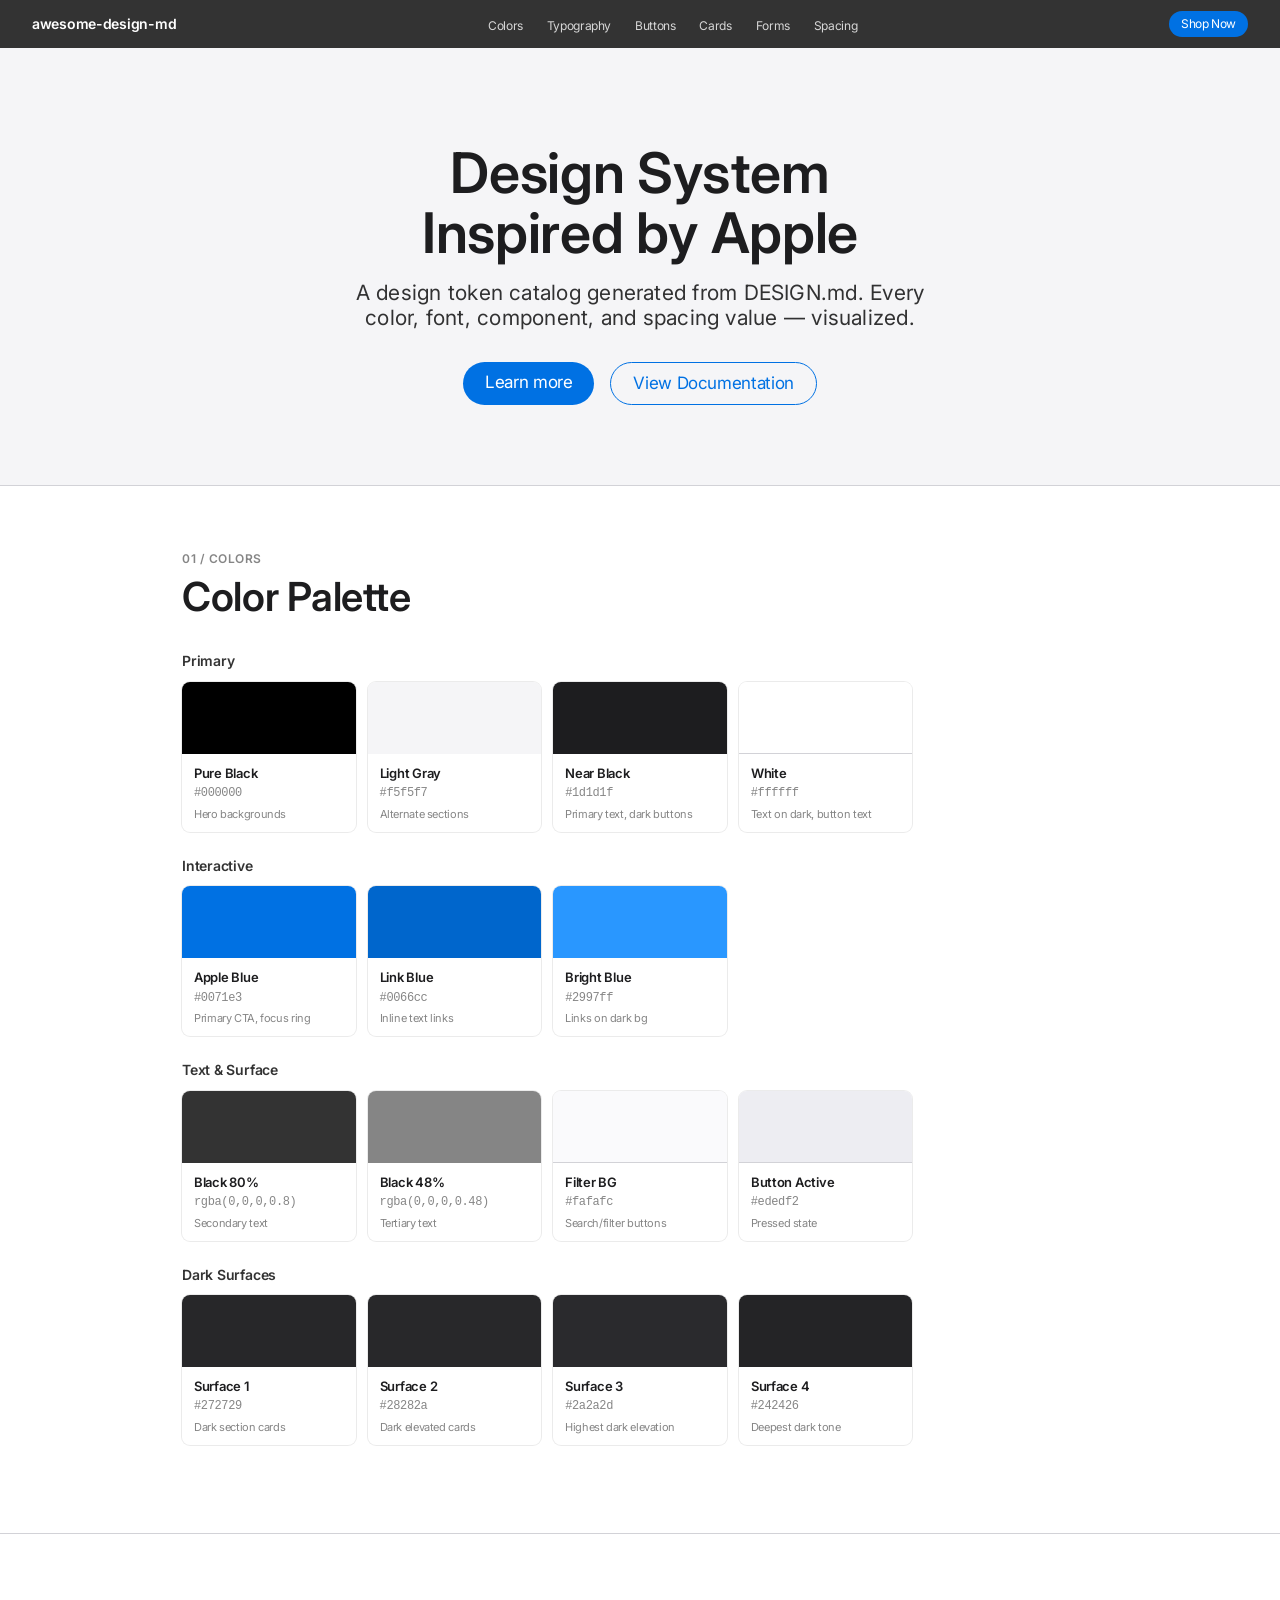
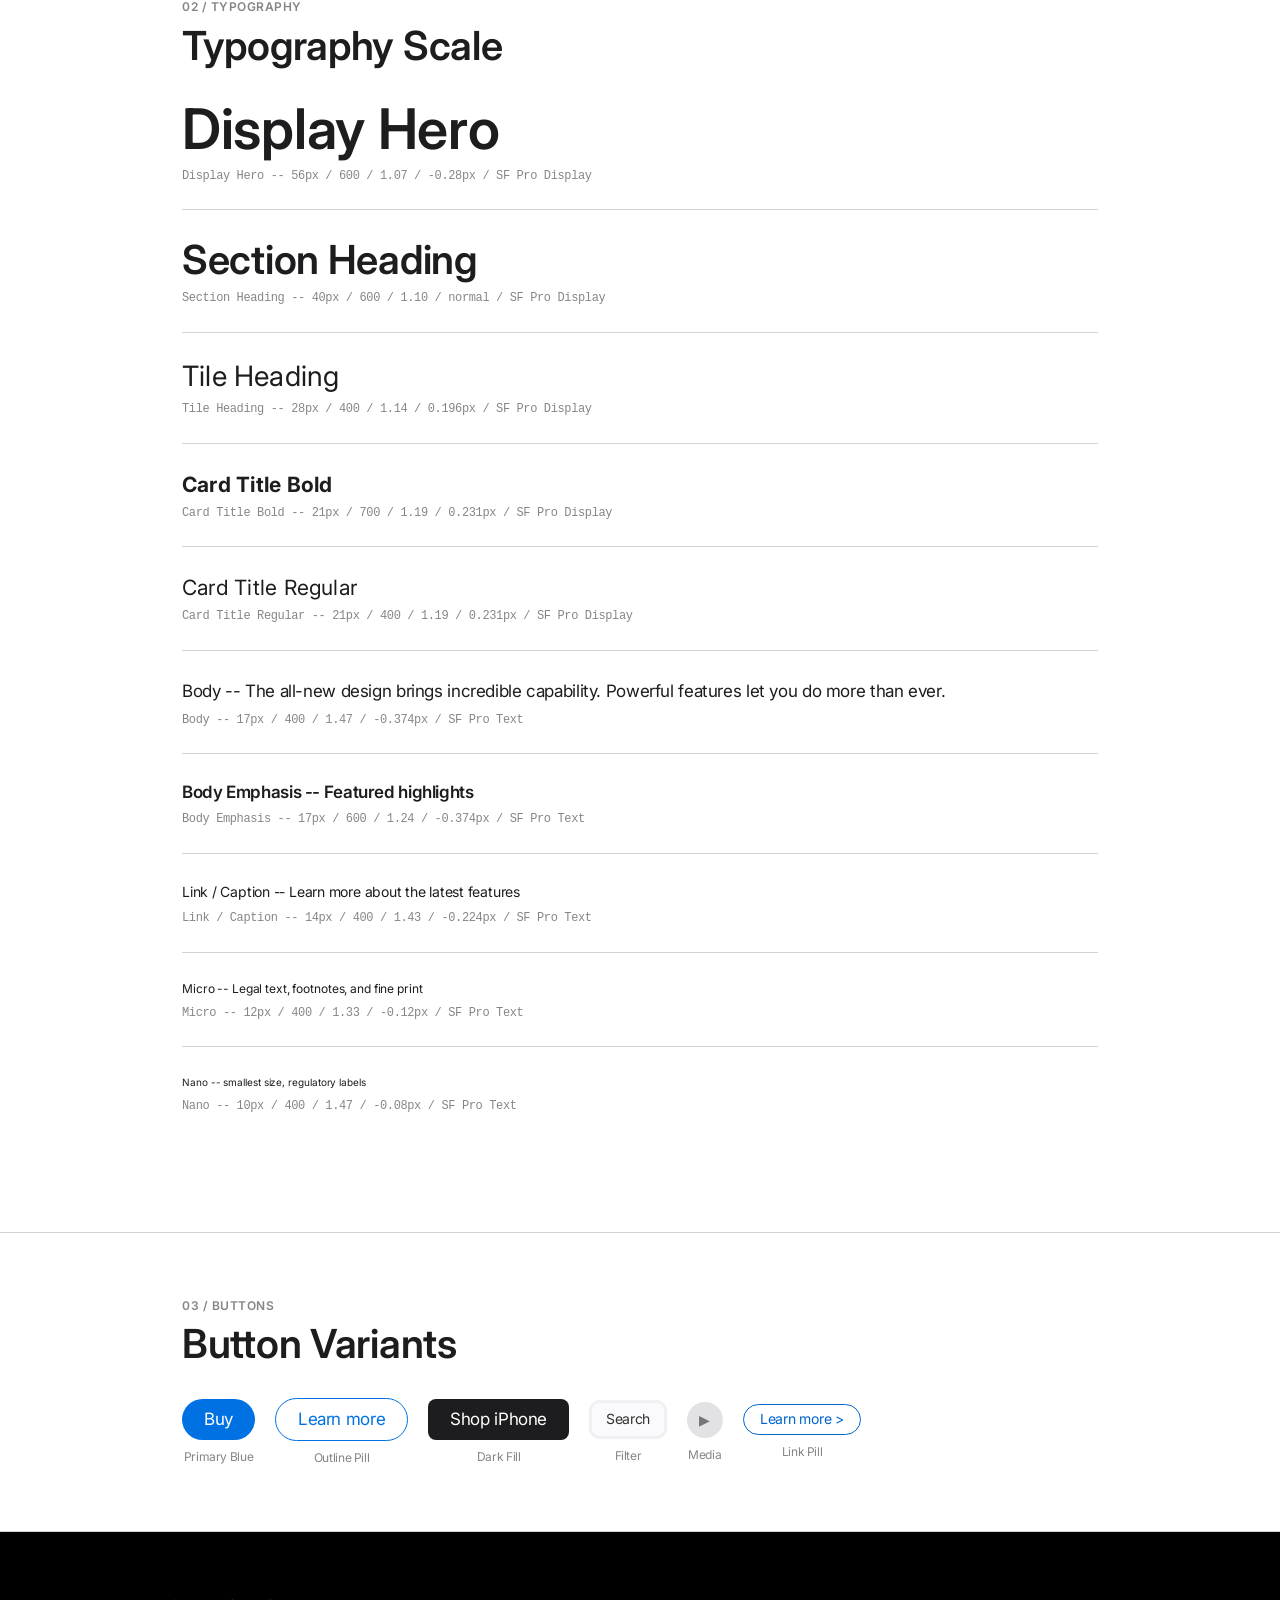
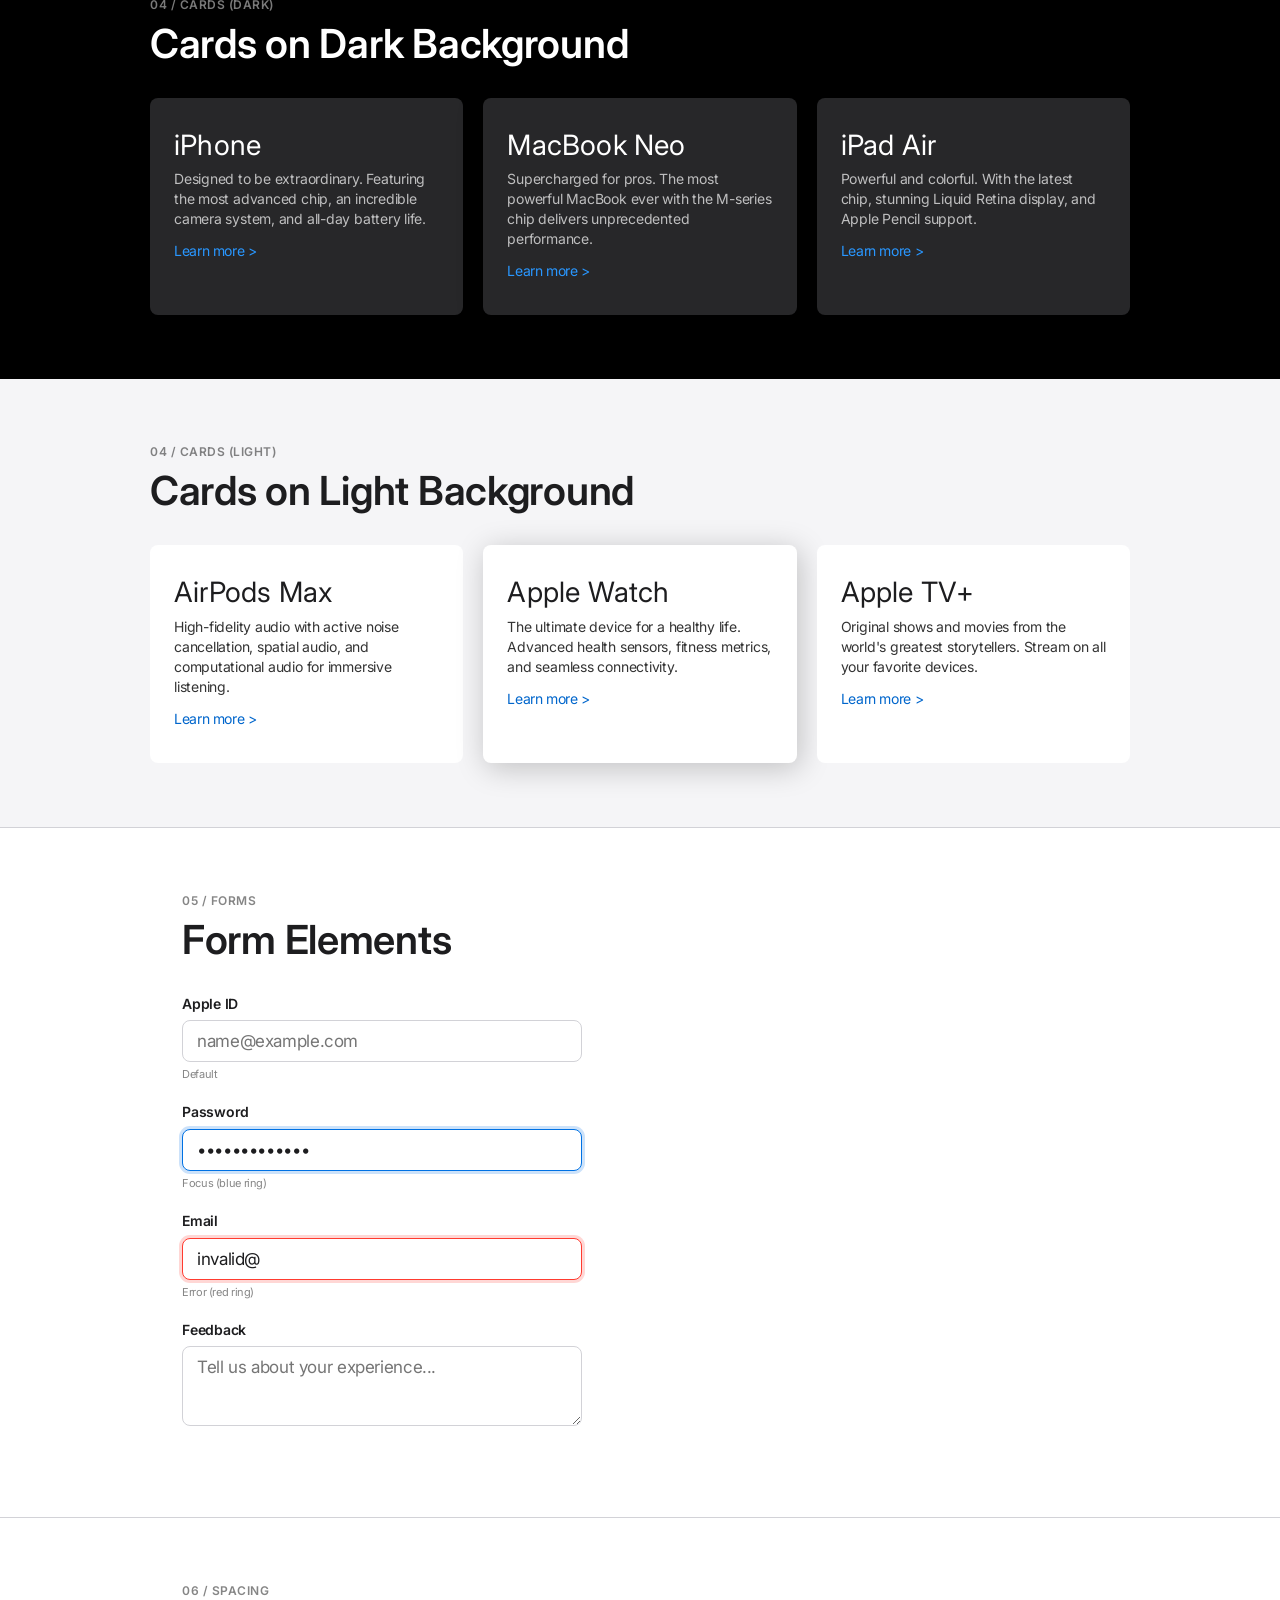
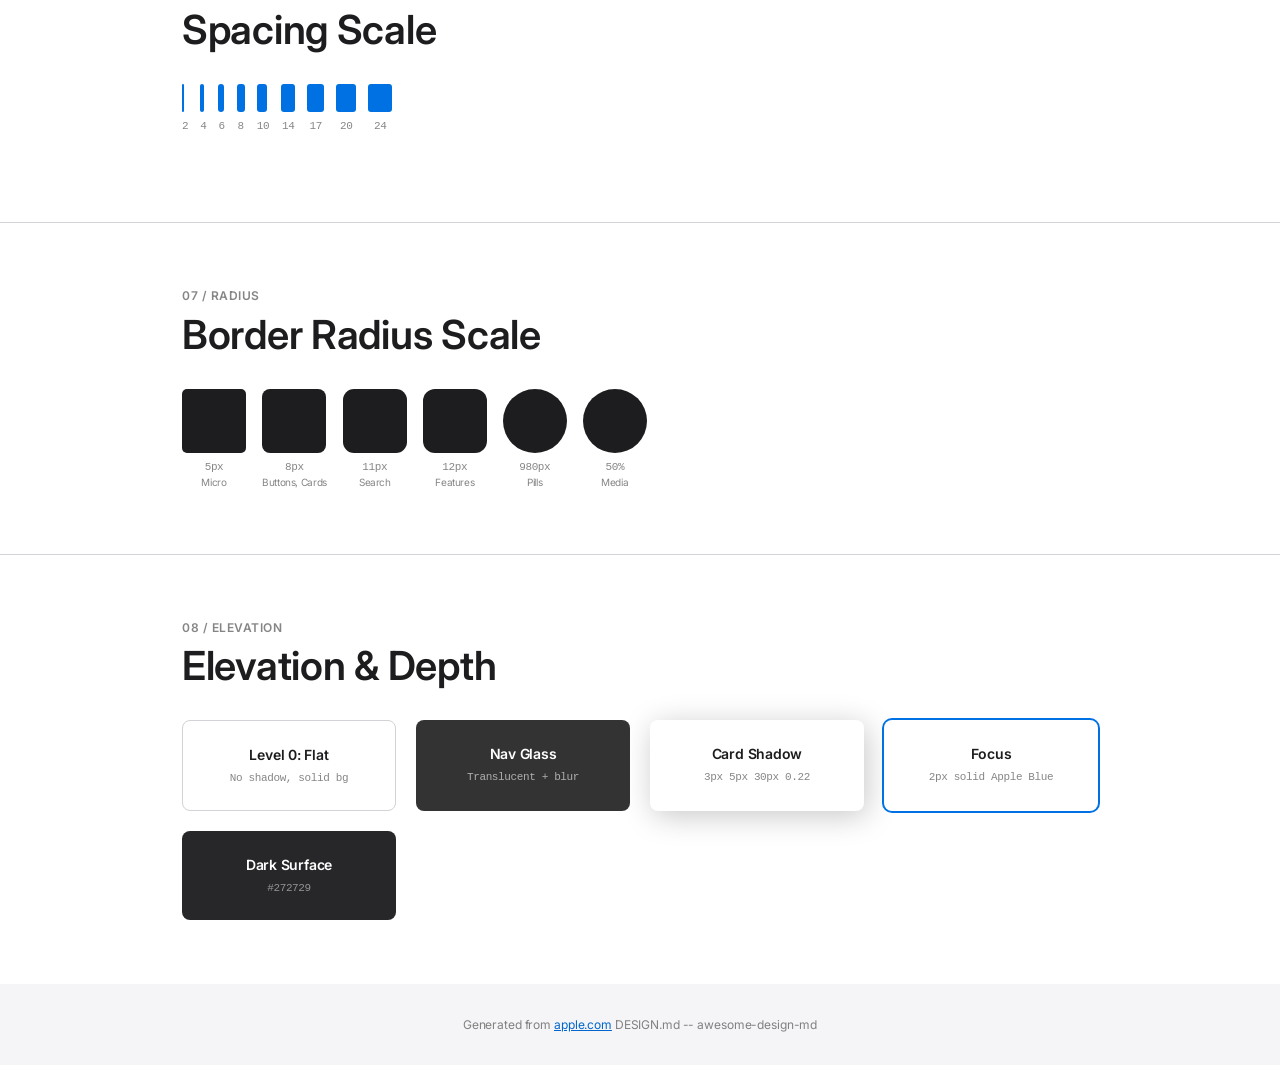
<file: reference/design-styles/apple/preview.html>
<!DOCTYPE html>
<html lang="en">
<head>
<meta charset="UTF-8">
<meta name="viewport" content="width=device-width, initial-scale=1.0">
<title>Design System Preview: Apple (Light)</title>
<link rel="preconnect" href="https://fonts.googleapis.com">
<link rel="preconnect" href="https://fonts.gstatic.com" crossorigin>
<link href="https://fonts.googleapis.com/css2?family=Inter:wght@300;400;500;600;700&display=swap" rel="stylesheet">
<style>
  :root {
    --black: #1d1d1f;
    --white: #ffffff;
    --pure-black: #000000;
    --light-gray: #f5f5f7;
    --apple-blue: #0071e3;
    --link-blue: #0066cc;
    --link-blue-dark: #2997ff;
    --gray-80: rgba(0,0,0,0.8);
    --gray-48: rgba(0,0,0,0.48);
    --button-active: #ededf2;
    --filter-bg: #fafafc;
    --dark-surface-1: #272729;
    --dark-surface-2: #28282a;
    --dark-surface-3: #2a2a2d;
    --overlay: rgba(210,210,215,0.64);
    --shadow-card: rgba(0,0,0,0.22) 3px 5px 30px 0px;
    --nav-bg: rgba(0,0,0,0.8);
    --font-display: 'Inter', -apple-system, BlinkMacSystemFont, 'SF Pro Display', 'Helvetica Neue', Helvetica, Arial, sans-serif;
    --font-text: 'Inter', -apple-system, BlinkMacSystemFont, 'SF Pro Text', 'Helvetica Neue', Helvetica, Arial, sans-serif;
  }
  * { margin: 0; padding: 0; box-sizing: border-box; }
  body {
    background: var(--white);
    color: var(--black);
    font-family: var(--font-text);
    font-size: 17px; font-weight: 400; line-height: 1.47;
    letter-spacing: -0.374px;
    -webkit-font-smoothing: antialiased;
  }

  /* NAV */
  .nav {
    position: sticky; top: 0; z-index: 100;
    display: flex; align-items: center; justify-content: space-between;
    padding: 0 32px; height: 48px;
    background: var(--nav-bg);
    backdrop-filter: saturate(180%) blur(20px);
    -webkit-backdrop-filter: saturate(180%) blur(20px);
  }
  .nav-brand { font-size: 14px; font-weight: 600; color: #ffffff; text-decoration: none; letter-spacing: -0.28px; }
  .nav-links { display: flex; gap: 24px; list-style: none; }
  .nav-links a { font-size: 12px; font-weight: 400; color: rgba(255,255,255,0.8); text-decoration: none; transition: color 0.15s; }
  .nav-links a:hover { color: #ffffff; }
  .nav-cta {
    display: inline-block; background: var(--apple-blue); color: #ffffff;
    padding: 4px 12px; border-radius: 980px; font-size: 12px; font-weight: 400;
    text-decoration: none; transition: opacity 0.15s;
  }
  .nav-cta:hover { opacity: 0.88; }

  /* HERO */
  .hero { padding: 96px 32px 80px; text-align: center; background: var(--light-gray); }
  .hero h1 {
    font-family: var(--font-display);
    font-size: 56px; font-weight: 600; line-height: 1.07;
    letter-spacing: -0.28px; color: var(--black); margin-bottom: 16px;
  }
  .hero p { font-size: 21px; font-weight: 400; line-height: 1.19; letter-spacing: 0.231px; color: var(--gray-80); max-width: 600px; margin: 0 auto 32px; }
  .hero-buttons { display: flex; gap: 16px; justify-content: center; flex-wrap: wrap; }
  .btn-blue {
    display: inline-block; background: var(--apple-blue); color: #ffffff;
    padding: 8px 22px; border-radius: 980px; border: none;
    font-family: var(--font-text); font-size: 17px; font-weight: 400;
    text-decoration: none; cursor: pointer; transition: opacity 0.15s;
  }
  .btn-blue:hover { opacity: 0.88; }
  .btn-outline {
    display: inline-block; background: transparent; color: var(--apple-blue);
    padding: 8px 22px; border-radius: 980px;
    border: 1px solid var(--apple-blue);
    font-family: var(--font-text); font-size: 17px; font-weight: 400;
    text-decoration: none; cursor: pointer; transition: background 0.15s;
  }
  .btn-outline:hover { background: rgba(0,113,227,0.06); }

  /* SECTIONS */
  .section { padding: 64px 32px; max-width: 980px; margin: 0 auto; }
  .section-label { font-family: var(--font-text); font-size: 12px; font-weight: 600; color: var(--gray-48); text-transform: uppercase; margin-bottom: 8px; letter-spacing: 0.5px; }
  .section-title { font-family: var(--font-display); font-size: 40px; font-weight: 600; line-height: 1.10; letter-spacing: -0.28px; margin-bottom: 32px; }
  .section-divider { border: none; border-top: 1px solid #d2d2d7; margin: 0; }

  /* DARK SECTION (full-width) */
  .section-dark { background: var(--pure-black); color: #ffffff; padding: 64px 32px; }
  .section-dark .section-inner { max-width: 980px; margin: 0 auto; }
  .section-dark .section-label { color: rgba(255,255,255,0.48); }
  .section-dark .section-title { color: #ffffff; }

  /* LIGHT-GRAY SECTION */
  .section-gray { background: var(--light-gray); padding: 64px 32px; }
  .section-gray .section-inner { max-width: 980px; margin: 0 auto; }

  /* COLORS */
  .color-grid { display: grid; grid-template-columns: repeat(auto-fill, minmax(155px, 1fr)); gap: 12px; margin-bottom: 24px; }
  .color-swatch { border-radius: 8px; overflow: hidden; background: #ffffff; box-shadow: 0 0 0 1px rgba(0,0,0,0.08); }
  .color-swatch-block { height: 72px; width: 100%; }
  .color-swatch-info { padding: 10px 12px; }
  .color-swatch-name { font-size: 13px; font-weight: 600; margin-bottom: 2px; letter-spacing: -0.26px; color: var(--black); }
  .color-swatch-hex { font-size: 12px; color: var(--gray-48); font-family: ui-monospace, SFMono-Regular, 'SF Mono', Menlo, monospace; }
  .color-swatch-role { font-size: 11px; color: var(--gray-48); margin-top: 3px; }
  .color-group-label { font-size: 14px; font-weight: 600; color: var(--gray-80); letter-spacing: -0.224px; margin: 24px 0 10px; }

  /* TYPOGRAPHY */
  .type-sample { margin-bottom: 28px; padding-bottom: 24px; border-bottom: 1px solid #d2d2d7; }
  .type-sample:last-child { border-bottom: none; }
  .type-meta { font-family: ui-monospace, SFMono-Regular, 'SF Mono', Menlo, monospace; font-size: 12px; font-weight: 400; color: var(--gray-48); margin-top: 8px; }

  /* BUTTONS */
  .button-row { display: flex; gap: 20px; flex-wrap: wrap; align-items: center; }
  .button-item { text-align: center; }
  .button-label { font-size: 12px; font-weight: 400; color: var(--gray-48); margin-top: 8px; }
  .btn-dark-fill {
    display: inline-block; background: var(--black); color: #ffffff;
    padding: 8px 22px; border-radius: 8px; border: none;
    font-family: var(--font-text); font-size: 17px; font-weight: 400;
    text-decoration: none; cursor: pointer;
  }
  .btn-filter {
    display: inline-block; background: var(--filter-bg); color: var(--gray-80);
    padding: 6px 14px; border-radius: 11px; border: 3px solid rgba(0,0,0,0.04);
    font-family: var(--font-text); font-size: 14px; font-weight: 400;
    text-decoration: none; cursor: pointer;
  }
  .btn-media {
    display: inline-flex; align-items: center; justify-content: center;
    width: 36px; height: 36px; border-radius: 50%;
    background: var(--overlay); color: var(--gray-48); border: none;
    font-size: 14px; cursor: pointer;
  }

  /* CARDS */
  .card-grid { display: grid; grid-template-columns: repeat(auto-fit, minmax(280px, 1fr)); gap: 20px; }
  .card { background: var(--light-gray); border-radius: 8px; padding: 32px 24px; transition: box-shadow 0.3s; }
  .card:hover { box-shadow: var(--shadow-card); }
  .card h3 { font-family: var(--font-display); font-size: 28px; font-weight: 400; letter-spacing: 0.196px; line-height: 1.14; margin-bottom: 8px; }
  .card p { font-size: 14px; color: var(--gray-80); line-height: 1.43; letter-spacing: -0.224px; }
  .card-link { font-size: 14px; color: var(--link-blue); text-decoration: none; margin-top: 12px; display: inline-block; }
  .card-link:hover { text-decoration: underline; }

  .card-dark { background: var(--dark-surface-1); color: #ffffff; }
  .card-dark h3 { color: #ffffff; }
  .card-dark p { color: rgba(255,255,255,0.7); }
  .card-dark .card-link { color: var(--link-blue-dark); }

  /* FORMS */
  .form-group { margin-bottom: 20px; max-width: 400px; }
  .form-label { display: block; font-size: 14px; font-weight: 600; color: var(--black); margin-bottom: 6px; letter-spacing: -0.224px; }
  .form-input {
    width: 100%; background: var(--white); color: var(--black);
    border: 1px solid #d2d2d7; padding: 10px 14px; border-radius: 8px;
    font-family: var(--font-text); font-size: 17px; outline: none;
    letter-spacing: -0.374px; transition: border-color 0.15s;
  }
  .form-input:focus { border-color: var(--apple-blue); box-shadow: 0 0 0 3px rgba(0,113,227,0.2); }
  .form-input--focus { border-color: var(--apple-blue); box-shadow: 0 0 0 3px rgba(0,113,227,0.2); }
  .form-input--error { border-color: #ff3b30; box-shadow: 0 0 0 3px rgba(255,59,48,0.2); }
  .form-textarea {
    width: 100%; min-height: 80px; background: var(--white); color: var(--black);
    border: 1px solid #d2d2d7; padding: 10px 14px; border-radius: 8px;
    font-family: var(--font-text); font-size: 17px; resize: vertical; outline: none;
    letter-spacing: -0.374px;
  }
  .form-state-label { font-size: 11px; color: var(--gray-48); margin-top: 4px; }

  /* SPACING */
  .spacing-row { display: flex; align-items: flex-end; gap: 12px; flex-wrap: wrap; margin-bottom: 24px; }
  .spacing-item { text-align: center; }
  .spacing-block { background: var(--apple-blue); border-radius: 3px; margin-bottom: 6px; height: 28px; }
  .spacing-value { font-family: ui-monospace, SFMono-Regular, 'SF Mono', Menlo, monospace; font-size: 11px; font-weight: 500; color: var(--gray-48); }

  /* RADIUS */
  .radius-row { display: flex; gap: 16px; flex-wrap: wrap; align-items: center; }
  .radius-item { text-align: center; }
  .radius-box { width: 64px; height: 64px; background: var(--black); margin-bottom: 6px; }
  .radius-label { font-family: ui-monospace, SFMono-Regular, 'SF Mono', Menlo, monospace; font-size: 11px; font-weight: 500; color: var(--gray-48); }
  .radius-context { font-size: 10px; color: var(--gray-48); }

  /* ELEVATION */
  .elevation-grid { display: grid; grid-template-columns: repeat(auto-fit, minmax(200px, 1fr)); gap: 20px; }
  .elevation-card { background: var(--white); border-radius: 8px; padding: 24px; text-align: center; }
  .elevation-label { font-size: 14px; font-weight: 600; letter-spacing: -0.224px; margin-bottom: 4px; }
  .elevation-desc { font-family: ui-monospace, SFMono-Regular, 'SF Mono', Menlo, monospace; font-size: 11px; color: var(--gray-48); }

  /* FOOTER */
  .footer { padding: 32px; text-align: center; background: var(--light-gray); font-size: 12px; color: var(--gray-48); letter-spacing: -0.12px; }
  .footer a { color: var(--link-blue); text-decoration: underline; }

  @media (max-width: 768px) {
    .hero h1 { font-size: 40px; }
    .nav-links { display: none; }
    .section { padding: 48px 20px; }
    .section-dark { padding: 48px 20px; }
    .section-gray { padding: 48px 20px; }
    .card-grid { grid-template-columns: 1fr; }
  }
</style>
</head>
<body>

<nav class="nav">
  <a class="nav-brand" href="#">awesome-design-md</a>
  <ul class="nav-links">
    <li><a href="#colors">Colors</a></li>
    <li><a href="#typography">Typography</a></li>
    <li><a href="#buttons">Buttons</a></li>
    <li><a href="#cards">Cards</a></li>
    <li><a href="#forms">Forms</a></li>
    <li><a href="#spacing">Spacing</a></li>
  </ul>
  <a class="nav-cta" href="#">Shop Now</a>
</nav>

<section class="hero">
  <h1>Design System<br>Inspired by Apple</h1>
  <p>A design token catalog generated from DESIGN.md. Every color, font, component, and spacing value — visualized.</p>
  <div class="hero-buttons">
    <a class="btn-blue" href="#">Learn more</a>
    <a class="btn-outline" href="#">View Documentation</a>
  </div>
</section>

<hr class="section-divider">

<section class="section" id="colors">
  <div class="section-label">01 / Colors</div>
  <h2 class="section-title">Color Palette</h2>

  <div class="color-group-label">Primary</div>
  <div class="color-grid">
    <div class="color-swatch"><div class="color-swatch-block" style="background:#000000"></div><div class="color-swatch-info"><div class="color-swatch-name">Pure Black</div><div class="color-swatch-hex">#000000</div><div class="color-swatch-role">Hero backgrounds</div></div></div>
    <div class="color-swatch"><div class="color-swatch-block" style="background:#f5f5f7"></div><div class="color-swatch-info"><div class="color-swatch-name">Light Gray</div><div class="color-swatch-hex">#f5f5f7</div><div class="color-swatch-role">Alternate sections</div></div></div>
    <div class="color-swatch"><div class="color-swatch-block" style="background:#1d1d1f"></div><div class="color-swatch-info"><div class="color-swatch-name">Near Black</div><div class="color-swatch-hex">#1d1d1f</div><div class="color-swatch-role">Primary text, dark buttons</div></div></div>
    <div class="color-swatch"><div class="color-swatch-block" style="background:#ffffff; border-bottom:1px solid #d2d2d7"></div><div class="color-swatch-info"><div class="color-swatch-name">White</div><div class="color-swatch-hex">#ffffff</div><div class="color-swatch-role">Text on dark, button text</div></div></div>
  </div>

  <div class="color-group-label">Interactive</div>
  <div class="color-grid">
    <div class="color-swatch"><div class="color-swatch-block" style="background:#0071e3"></div><div class="color-swatch-info"><div class="color-swatch-name">Apple Blue</div><div class="color-swatch-hex">#0071e3</div><div class="color-swatch-role">Primary CTA, focus ring</div></div></div>
    <div class="color-swatch"><div class="color-swatch-block" style="background:#0066cc"></div><div class="color-swatch-info"><div class="color-swatch-name">Link Blue</div><div class="color-swatch-hex">#0066cc</div><div class="color-swatch-role">Inline text links</div></div></div>
    <div class="color-swatch"><div class="color-swatch-block" style="background:#2997ff"></div><div class="color-swatch-info"><div class="color-swatch-name">Bright Blue</div><div class="color-swatch-hex">#2997ff</div><div class="color-swatch-role">Links on dark bg</div></div></div>
  </div>

  <div class="color-group-label">Text & Surface</div>
  <div class="color-grid">
    <div class="color-swatch"><div class="color-swatch-block" style="background:rgba(0,0,0,0.8)"></div><div class="color-swatch-info"><div class="color-swatch-name">Black 80%</div><div class="color-swatch-hex">rgba(0,0,0,0.8)</div><div class="color-swatch-role">Secondary text</div></div></div>
    <div class="color-swatch"><div class="color-swatch-block" style="background:rgba(0,0,0,0.48)"></div><div class="color-swatch-info"><div class="color-swatch-name">Black 48%</div><div class="color-swatch-hex">rgba(0,0,0,0.48)</div><div class="color-swatch-role">Tertiary text</div></div></div>
    <div class="color-swatch"><div class="color-swatch-block" style="background:#fafafc; border-bottom:1px solid #d2d2d7"></div><div class="color-swatch-info"><div class="color-swatch-name">Filter BG</div><div class="color-swatch-hex">#fafafc</div><div class="color-swatch-role">Search/filter buttons</div></div></div>
    <div class="color-swatch"><div class="color-swatch-block" style="background:#ededf2; border-bottom:1px solid #d2d2d7"></div><div class="color-swatch-info"><div class="color-swatch-name">Button Active</div><div class="color-swatch-hex">#ededf2</div><div class="color-swatch-role">Pressed state</div></div></div>
  </div>

  <div class="color-group-label">Dark Surfaces</div>
  <div class="color-grid">
    <div class="color-swatch"><div class="color-swatch-block" style="background:#272729"></div><div class="color-swatch-info"><div class="color-swatch-name">Surface 1</div><div class="color-swatch-hex">#272729</div><div class="color-swatch-role">Dark section cards</div></div></div>
    <div class="color-swatch"><div class="color-swatch-block" style="background:#28282a"></div><div class="color-swatch-info"><div class="color-swatch-name">Surface 2</div><div class="color-swatch-hex">#28282a</div><div class="color-swatch-role">Dark elevated cards</div></div></div>
    <div class="color-swatch"><div class="color-swatch-block" style="background:#2a2a2d"></div><div class="color-swatch-info"><div class="color-swatch-name">Surface 3</div><div class="color-swatch-hex">#2a2a2d</div><div class="color-swatch-role">Highest dark elevation</div></div></div>
    <div class="color-swatch"><div class="color-swatch-block" style="background:#242426"></div><div class="color-swatch-info"><div class="color-swatch-name">Surface 4</div><div class="color-swatch-hex">#242426</div><div class="color-swatch-role">Deepest dark tone</div></div></div>
  </div>
</section>

<hr class="section-divider">

<section class="section" id="typography">
  <div class="section-label">02 / Typography</div>
  <h2 class="section-title">Typography Scale</h2>

  <div class="type-sample"><div style="font-family:var(--font-display); font-size:56px; font-weight:600; line-height:1.07; letter-spacing:-0.28px;">Display Hero</div><div class="type-meta">Display Hero -- 56px / 600 / 1.07 / -0.28px / SF Pro Display</div></div>
  <div class="type-sample"><div style="font-family:var(--font-display); font-size:40px; font-weight:600; line-height:1.10; letter-spacing:-0.28px;">Section Heading</div><div class="type-meta">Section Heading -- 40px / 600 / 1.10 / normal / SF Pro Display</div></div>
  <div class="type-sample"><div style="font-family:var(--font-display); font-size:28px; font-weight:400; line-height:1.14; letter-spacing:0.196px;">Tile Heading</div><div class="type-meta">Tile Heading -- 28px / 400 / 1.14 / 0.196px / SF Pro Display</div></div>
  <div class="type-sample"><div style="font-family:var(--font-display); font-size:21px; font-weight:700; line-height:1.19; letter-spacing:0.231px;">Card Title Bold</div><div class="type-meta">Card Title Bold -- 21px / 700 / 1.19 / 0.231px / SF Pro Display</div></div>
  <div class="type-sample"><div style="font-family:var(--font-display); font-size:21px; font-weight:400; line-height:1.19; letter-spacing:0.231px;">Card Title Regular</div><div class="type-meta">Card Title Regular -- 21px / 400 / 1.19 / 0.231px / SF Pro Display</div></div>
  <div class="type-sample"><div style="font-family:var(--font-text); font-size:17px; font-weight:400; line-height:1.47; letter-spacing:-0.374px;">Body -- The all-new design brings incredible capability. Powerful features let you do more than ever.</div><div class="type-meta">Body -- 17px / 400 / 1.47 / -0.374px / SF Pro Text</div></div>
  <div class="type-sample"><div style="font-family:var(--font-text); font-size:17px; font-weight:600; line-height:1.24; letter-spacing:-0.374px;">Body Emphasis -- Featured highlights</div><div class="type-meta">Body Emphasis -- 17px / 600 / 1.24 / -0.374px / SF Pro Text</div></div>
  <div class="type-sample"><div style="font-family:var(--font-text); font-size:14px; font-weight:400; line-height:1.43; letter-spacing:-0.224px;">Link / Caption -- Learn more about the latest features</div><div class="type-meta">Link / Caption -- 14px / 400 / 1.43 / -0.224px / SF Pro Text</div></div>
  <div class="type-sample"><div style="font-family:var(--font-text); font-size:12px; font-weight:400; line-height:1.33; letter-spacing:-0.12px;">Micro -- Legal text, footnotes, and fine print</div><div class="type-meta">Micro -- 12px / 400 / 1.33 / -0.12px / SF Pro Text</div></div>
  <div class="type-sample"><div style="font-family:var(--font-text); font-size:10px; font-weight:400; line-height:1.47; letter-spacing:-0.08px;">Nano -- smallest size, regulatory labels</div><div class="type-meta">Nano -- 10px / 400 / 1.47 / -0.08px / SF Pro Text</div></div>
</section>

<hr class="section-divider">

<section class="section" id="buttons">
  <div class="section-label">03 / Buttons</div>
  <h2 class="section-title">Button Variants</h2>
  <div class="button-row">
    <div class="button-item"><a class="btn-blue" href="#">Buy</a><div class="button-label">Primary Blue</div></div>
    <div class="button-item"><a class="btn-outline" href="#">Learn more</a><div class="button-label">Outline Pill</div></div>
    <div class="button-item"><a class="btn-dark-fill" href="#">Shop iPhone</a><div class="button-label">Dark Fill</div></div>
    <div class="button-item"><a class="btn-filter" href="#">Search</a><div class="button-label">Filter</div></div>
    <div class="button-item"><button class="btn-media">&#9654;</button><div class="button-label">Media</div></div>
    <div class="button-item"><span style="display:inline-block; background:transparent; color:var(--link-blue); padding:4px 16px; border-radius:980px; border:1px solid var(--link-blue); font-size:14px; font-weight:400; letter-spacing:-0.224px;">Learn more ></span><div class="button-label">Link Pill</div></div>
  </div>
</section>

<hr class="section-divider">

<div class="section-dark">
<section class="section-inner" id="cards-dark">
  <div class="section-label">04 / Cards (Dark)</div>
  <h2 class="section-title">Cards on Dark Background</h2>
  <div class="card-grid">
    <div class="card card-dark">
      <h3>iPhone</h3>
      <p>Designed to be extraordinary. Featuring the most advanced chip, an incredible camera system, and all-day battery life.</p>
      <a class="card-link" href="#" style="color:#2997ff;">Learn more ></a>
    </div>
    <div class="card card-dark" style="box-shadow: var(--shadow-card);">
      <h3>MacBook Neo</h3>
      <p>Supercharged for pros. The most powerful MacBook ever with the M-series chip delivers unprecedented performance.</p>
      <a class="card-link" href="#" style="color:#2997ff;">Learn more ></a>
    </div>
    <div class="card card-dark">
      <h3>iPad Air</h3>
      <p>Powerful and colorful. With the latest chip, stunning Liquid Retina display, and Apple Pencil support.</p>
      <a class="card-link" href="#" style="color:#2997ff;">Learn more ></a>
    </div>
  </div>
</section>
</div>

<section class="section-gray">
<div class="section-inner" id="cards-light">
  <div class="section-label">04 / Cards (Light)</div>
  <h2 class="section-title">Cards on Light Background</h2>
  <div class="card-grid">
    <div class="card" style="background:#ffffff;">
      <h3>AirPods Max</h3>
      <p>High-fidelity audio with active noise cancellation, spatial audio, and computational audio for immersive listening.</p>
      <a class="card-link" href="#">Learn more ></a>
    </div>
    <div class="card" style="background:#ffffff; box-shadow: var(--shadow-card);">
      <h3>Apple Watch</h3>
      <p>The ultimate device for a healthy life. Advanced health sensors, fitness metrics, and seamless connectivity.</p>
      <a class="card-link" href="#">Learn more ></a>
    </div>
    <div class="card" style="background:#ffffff;">
      <h3>Apple TV+</h3>
      <p>Original shows and movies from the world's greatest storytellers. Stream on all your favorite devices.</p>
      <a class="card-link" href="#">Learn more ></a>
    </div>
  </div>
</div>
</section>

<hr class="section-divider">

<section class="section" id="forms">
  <div class="section-label">05 / Forms</div>
  <h2 class="section-title">Form Elements</h2>
  <div class="form-group"><label class="form-label">Apple ID</label><input class="form-input" type="text" placeholder="name@example.com"><div class="form-state-label">Default</div></div>
  <div class="form-group"><label class="form-label">Password</label><input class="form-input form-input--focus" type="password" value="mypassword123"><div class="form-state-label">Focus (blue ring)</div></div>
  <div class="form-group"><label class="form-label">Email</label><input class="form-input form-input--error" type="text" value="invalid@"><div class="form-state-label">Error (red ring)</div></div>
  <div class="form-group"><label class="form-label">Feedback</label><textarea class="form-textarea" placeholder="Tell us about your experience..."></textarea></div>
</section>

<hr class="section-divider">

<section class="section" id="spacing">
  <div class="section-label">06 / Spacing</div>
  <h2 class="section-title">Spacing Scale</h2>
  <div class="spacing-row">
    <div class="spacing-item"><div class="spacing-block" style="width:2px"></div><div class="spacing-value">2</div></div>
    <div class="spacing-item"><div class="spacing-block" style="width:4px"></div><div class="spacing-value">4</div></div>
    <div class="spacing-item"><div class="spacing-block" style="width:6px"></div><div class="spacing-value">6</div></div>
    <div class="spacing-item"><div class="spacing-block" style="width:8px"></div><div class="spacing-value">8</div></div>
    <div class="spacing-item"><div class="spacing-block" style="width:10px"></div><div class="spacing-value">10</div></div>
    <div class="spacing-item"><div class="spacing-block" style="width:14px"></div><div class="spacing-value">14</div></div>
    <div class="spacing-item"><div class="spacing-block" style="width:17px"></div><div class="spacing-value">17</div></div>
    <div class="spacing-item"><div class="spacing-block" style="width:20px"></div><div class="spacing-value">20</div></div>
    <div class="spacing-item"><div class="spacing-block" style="width:24px"></div><div class="spacing-value">24</div></div>
  </div>
</section>

<hr class="section-divider">

<section class="section" id="radius">
  <div class="section-label">07 / Radius</div>
  <h2 class="section-title">Border Radius Scale</h2>
  <div class="radius-row">
    <div class="radius-item"><div class="radius-box" style="border-radius:5px"></div><div class="radius-label">5px</div><div class="radius-context">Micro</div></div>
    <div class="radius-item"><div class="radius-box" style="border-radius:8px"></div><div class="radius-label">8px</div><div class="radius-context">Buttons, Cards</div></div>
    <div class="radius-item"><div class="radius-box" style="border-radius:11px"></div><div class="radius-label">11px</div><div class="radius-context">Search</div></div>
    <div class="radius-item"><div class="radius-box" style="border-radius:12px"></div><div class="radius-label">12px</div><div class="radius-context">Features</div></div>
    <div class="radius-item"><div class="radius-box" style="border-radius:980px"></div><div class="radius-label">980px</div><div class="radius-context">Pills</div></div>
    <div class="radius-item"><div class="radius-box" style="border-radius:50%"></div><div class="radius-label">50%</div><div class="radius-context">Media</div></div>
  </div>
</section>

<hr class="section-divider">

<section class="section" id="elevation">
  <div class="section-label">08 / Elevation</div>
  <h2 class="section-title">Elevation & Depth</h2>
  <div class="elevation-grid">
    <div class="elevation-card" style="border:1px solid #d2d2d7;"><div class="elevation-label">Level 0: Flat</div><div class="elevation-desc">No shadow, solid bg</div></div>
    <div class="elevation-card" style="background:rgba(0,0,0,0.8); color:#fff; backdrop-filter:blur(20px);"><div class="elevation-label" style="color:#fff;">Nav Glass</div><div class="elevation-desc" style="color:rgba(255,255,255,0.6);">Translucent + blur</div></div>
    <div class="elevation-card" style="box-shadow:rgba(0,0,0,0.22) 3px 5px 30px 0px;"><div class="elevation-label">Card Shadow</div><div class="elevation-desc">3px 5px 30px 0.22</div></div>
    <div class="elevation-card" style="box-shadow:0 0 0 2px #0071e3;"><div class="elevation-label">Focus</div><div class="elevation-desc">2px solid Apple Blue</div></div>
    <div class="elevation-card" style="background:var(--dark-surface-1); color:#fff;"><div class="elevation-label" style="color:#fff;">Dark Surface</div><div class="elevation-desc" style="color:rgba(255,255,255,0.5);">#272729</div></div>
  </div>
</section>

<footer class="footer">
  Generated from <a href="https://apple.com/">apple.com</a> DESIGN.md -- awesome-design-md
</footer>

</body>
</html>
</file>
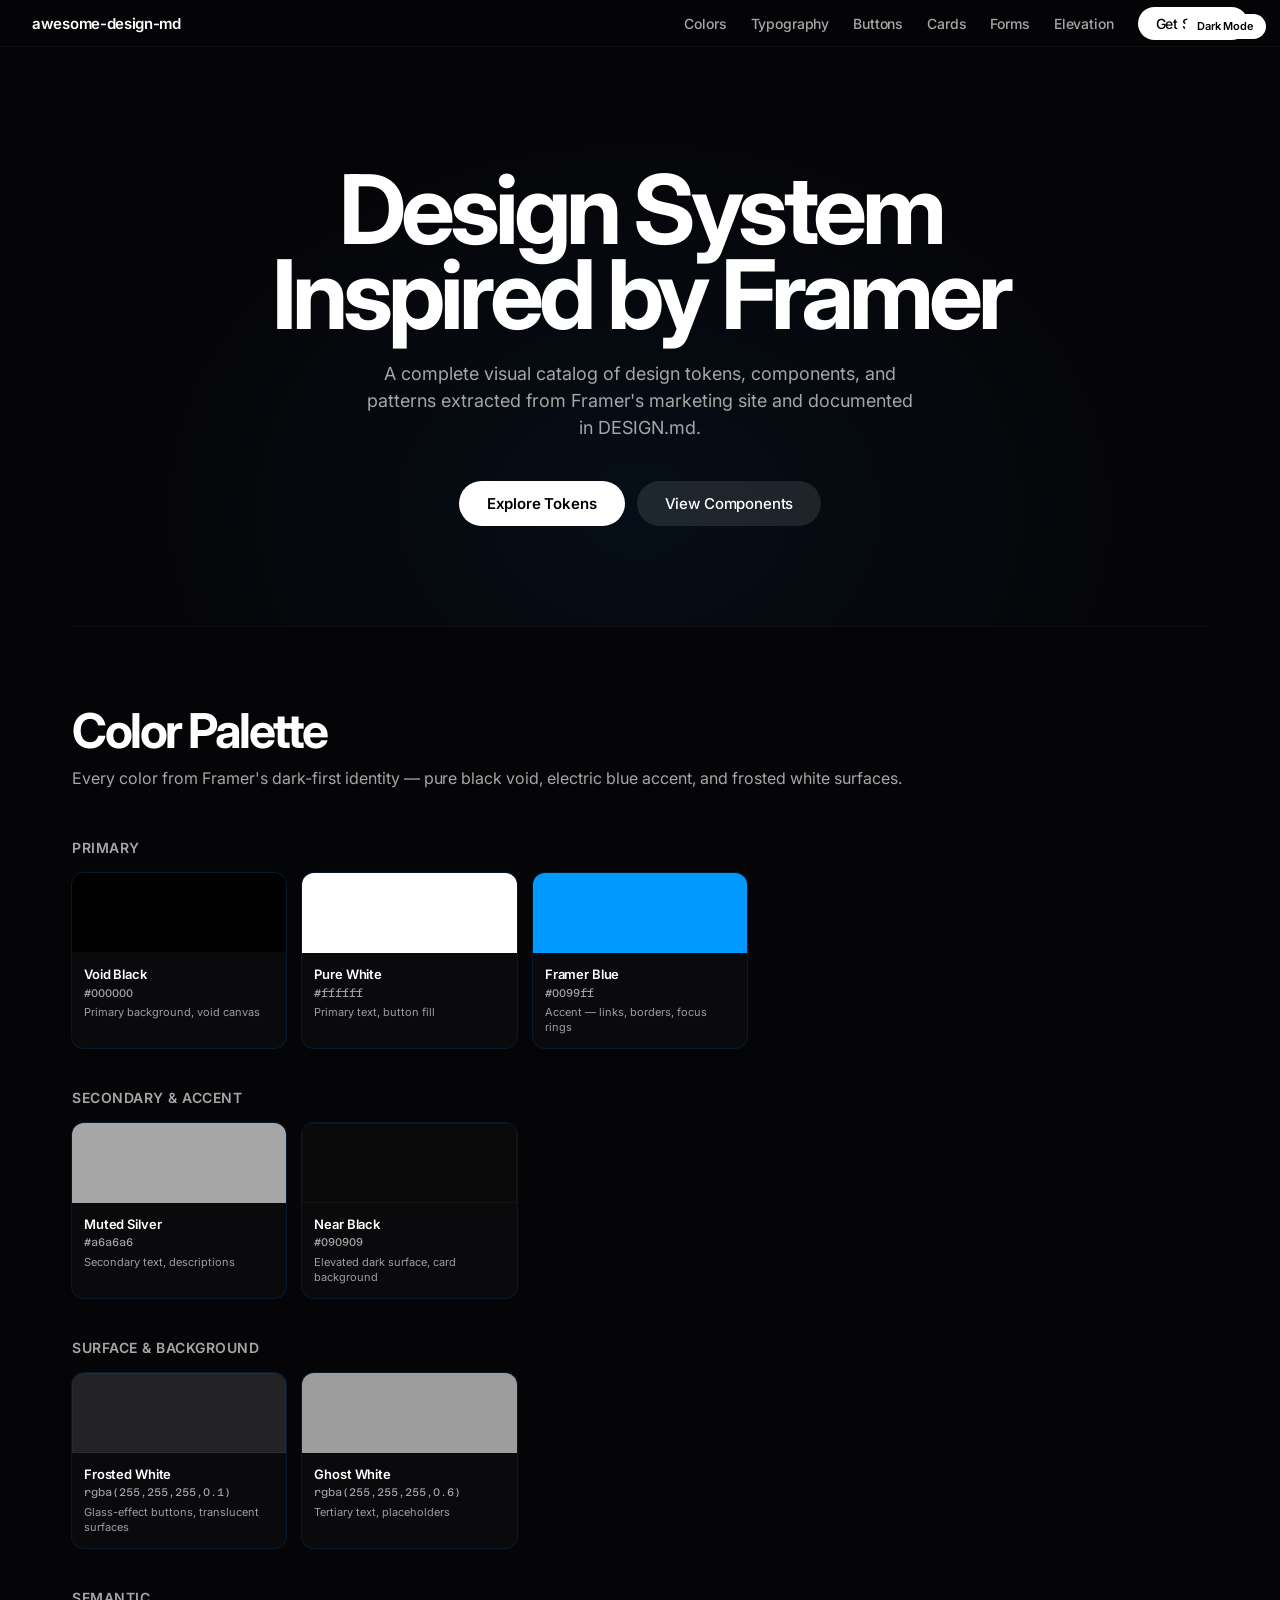
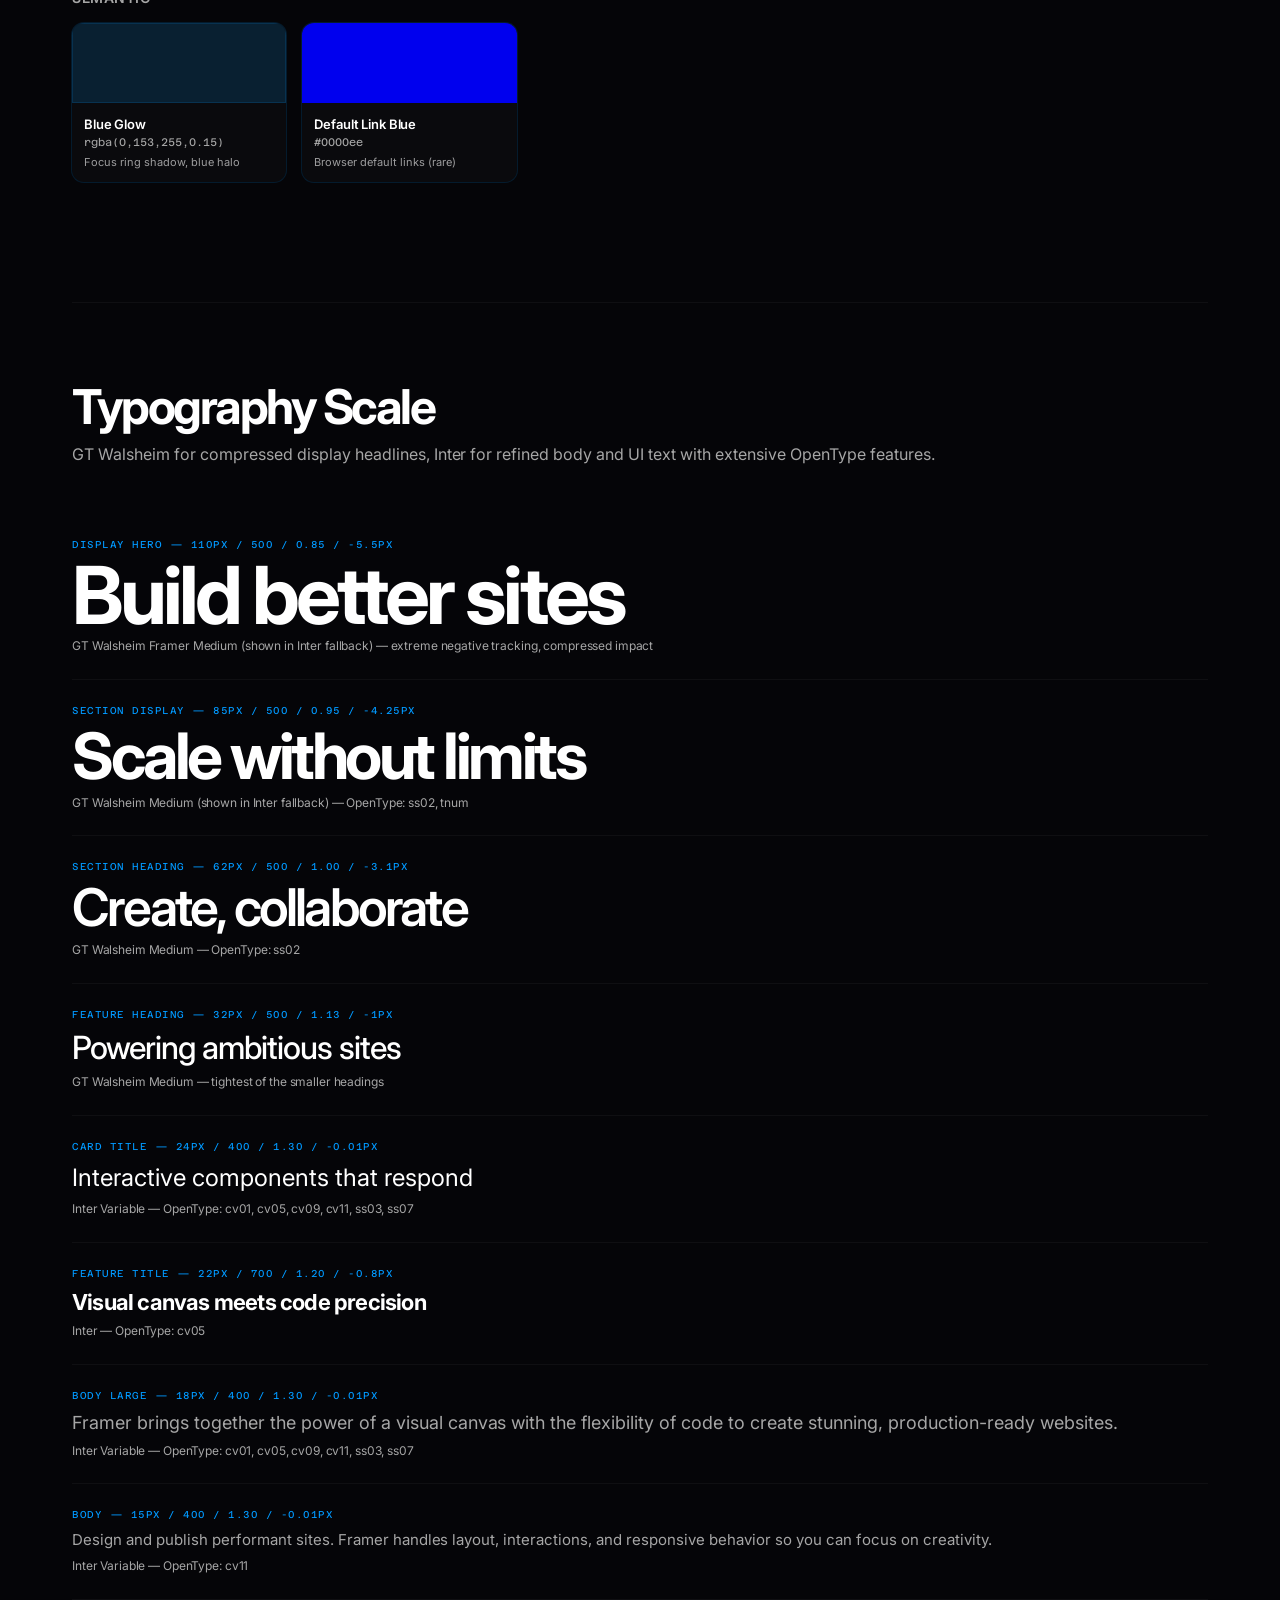
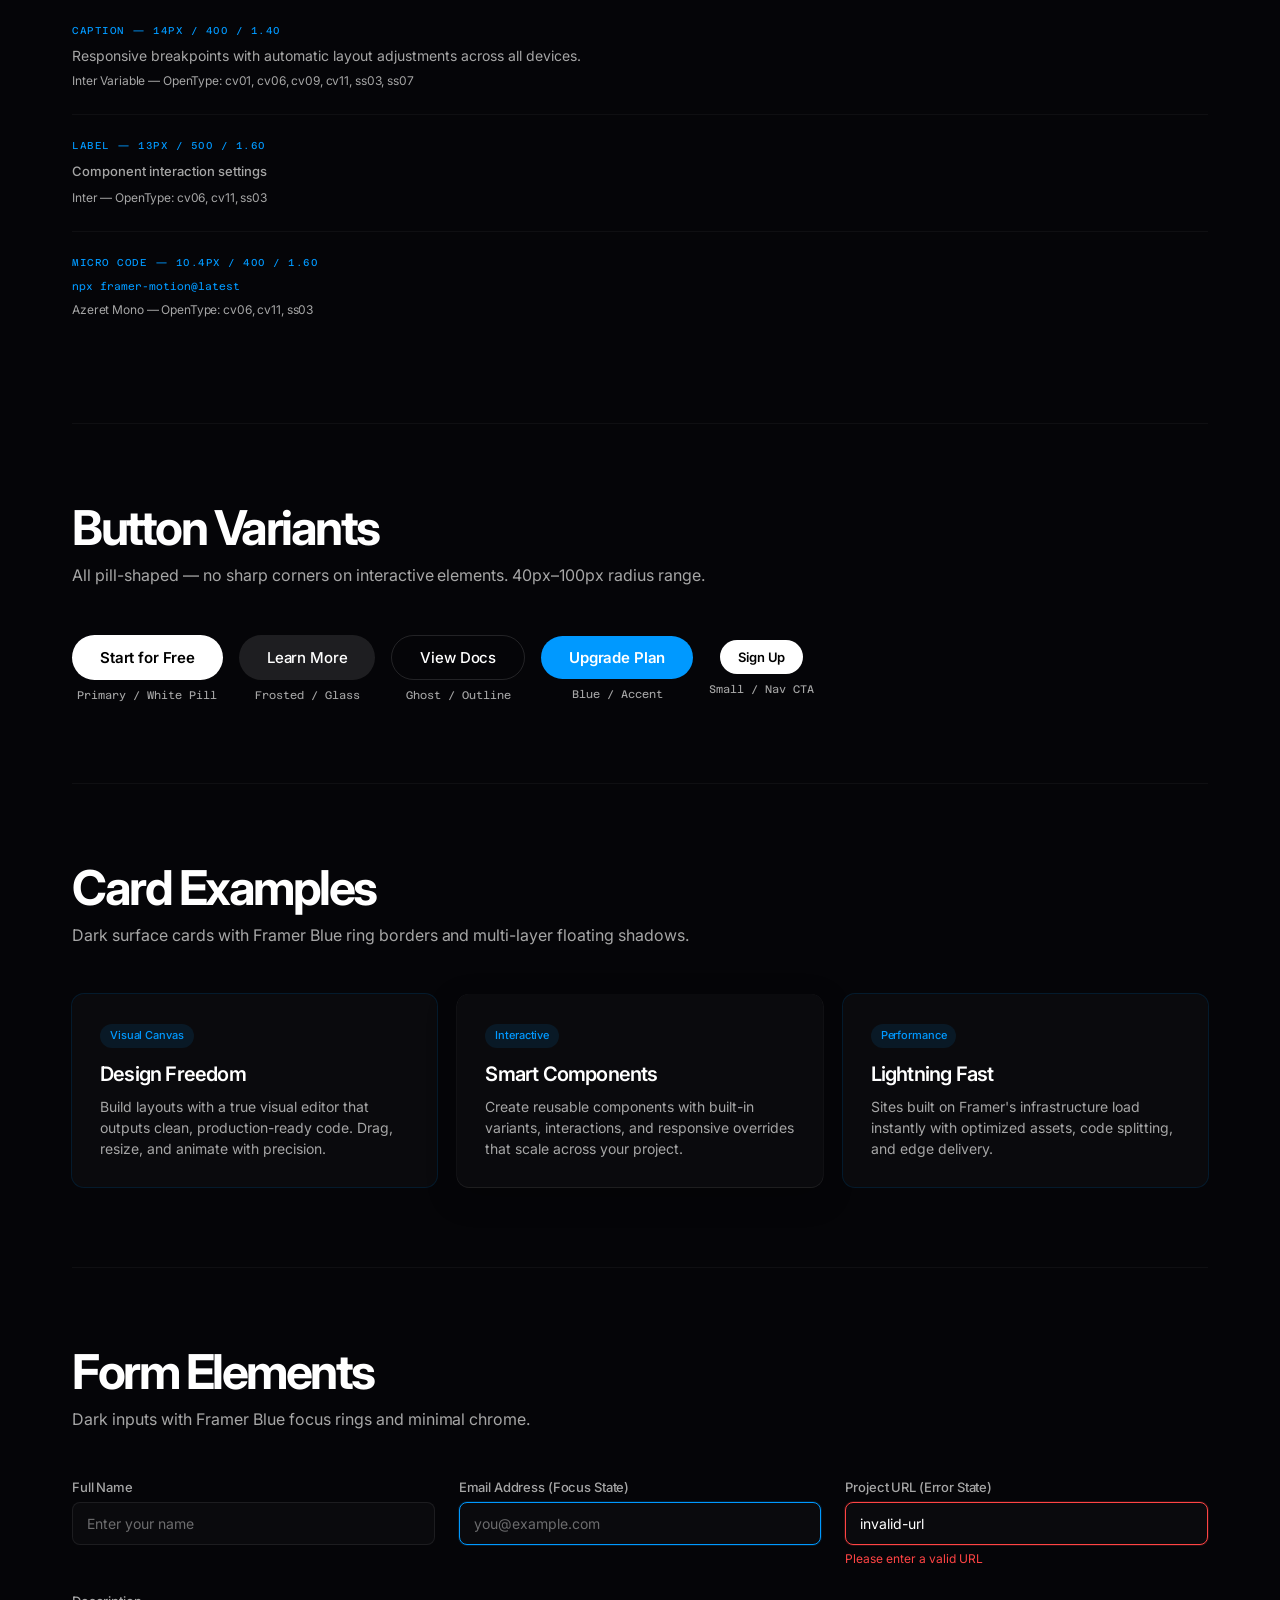
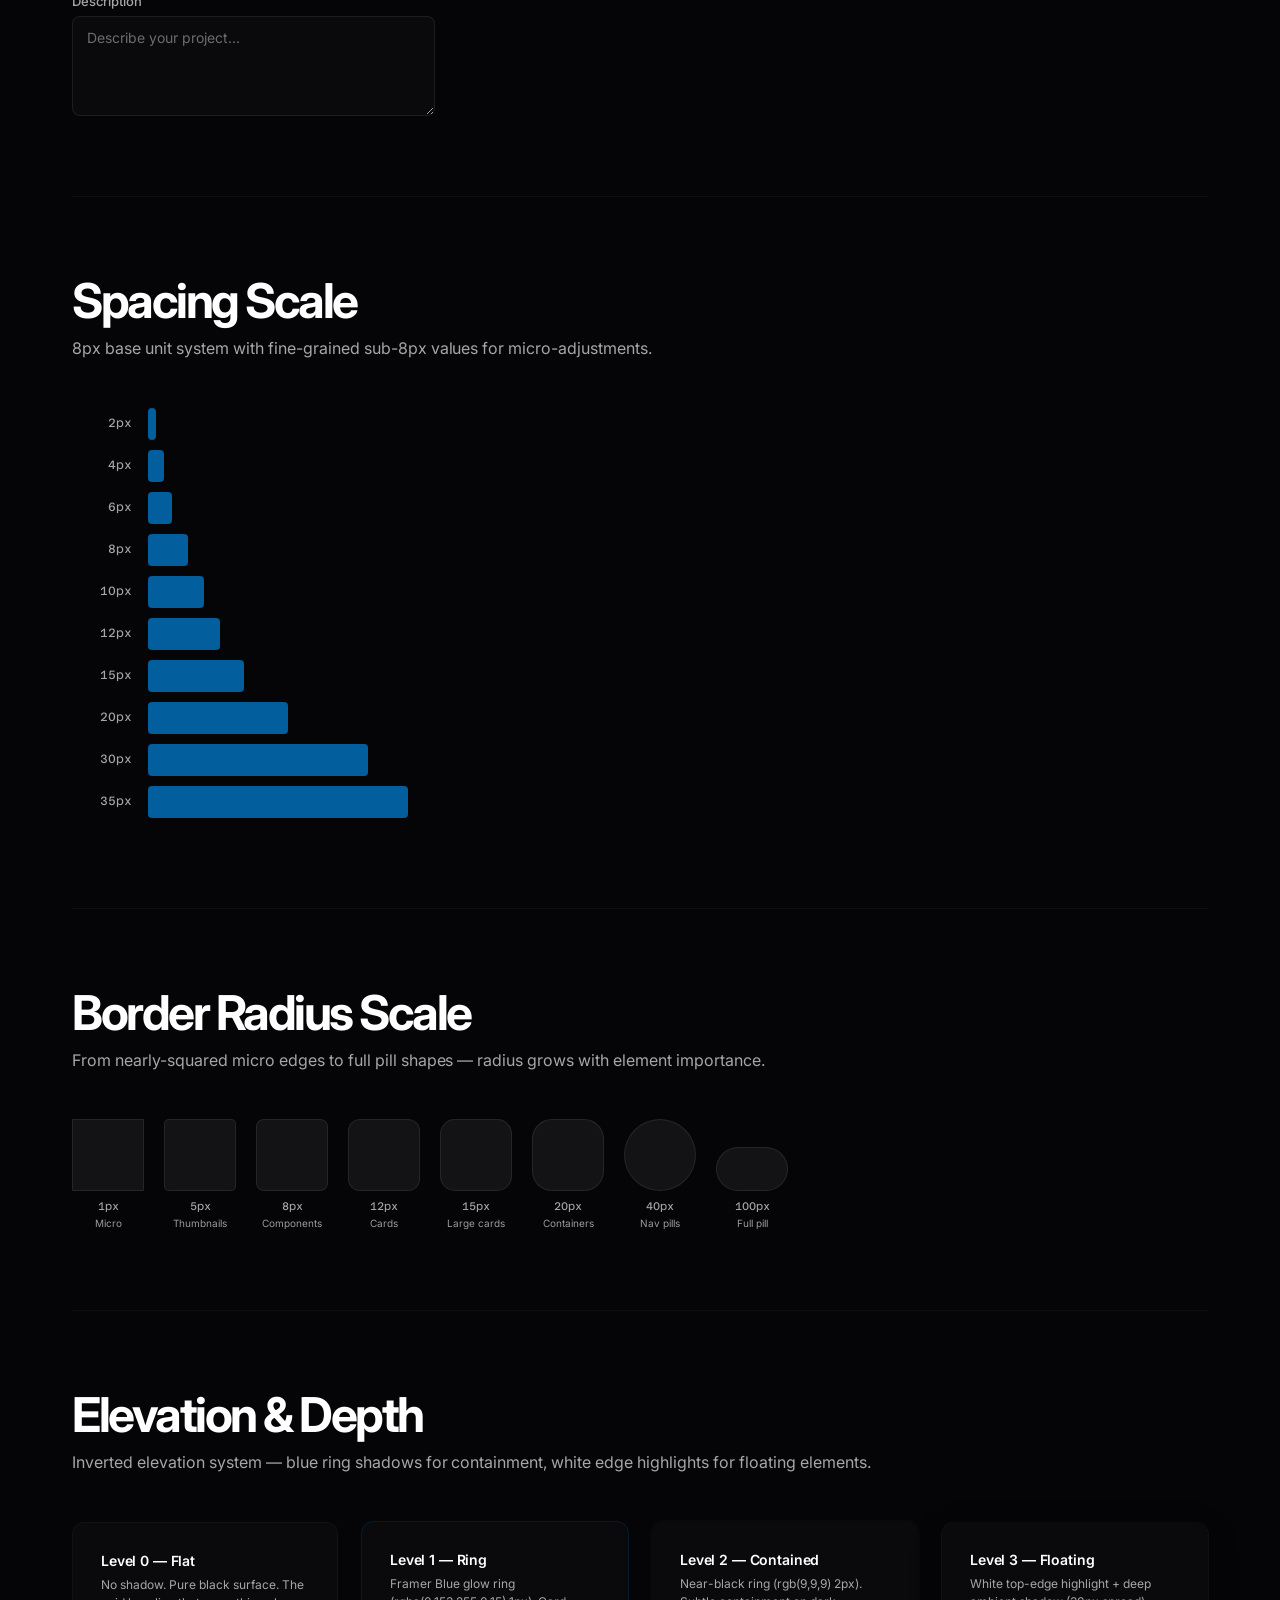
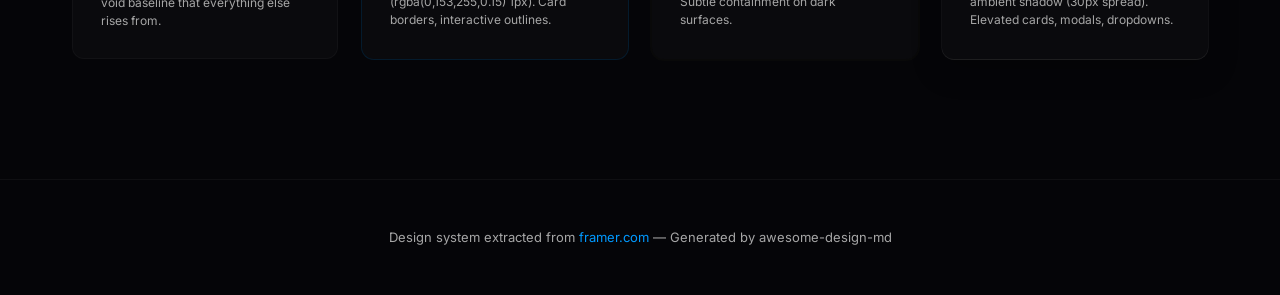
<file: reference/design-styles/framer/preview-dark.html>
<!DOCTYPE html>
<html lang="en">
<head>
<meta charset="UTF-8">
<meta name="viewport" content="width=device-width, initial-scale=1.0">
<title>Design System Inspired by Framer — Dark Mode</title>
<link rel="preconnect" href="https://fonts.googleapis.com">
<link rel="preconnect" href="https://fonts.gstatic.com" crossorigin>
<link href="https://fonts.googleapis.com/css2?family=Inter:wght@100;300;400;500;600;700&display=swap" rel="stylesheet">
<link href="https://fonts.googleapis.com/css2?family=Azeret+Mono:wght@400;500&display=swap" rel="stylesheet">
<style>
  :root {
    --color-black: #000000;
    --color-white: #ffffff;
    --color-blue: #0099ff;
    --color-silver: #a6a6a6;
    --color-near-black: #090909;
    --color-frosted: rgba(255, 255, 255, 0.1);
    --color-frosted-hover: rgba(255, 255, 255, 0.15);
    --color-blue-glow: rgba(0, 153, 255, 0.15);
    --color-ghost: rgba(255, 255, 255, 0.6);
    --color-placeholder: rgba(255, 255, 255, 0.4);
    --shadow-ring: rgba(0, 153, 255, 0.15) 0px 0px 0px 1px;
    --shadow-contained: rgb(9, 9, 9) 0px 0px 0px 2px;
    --shadow-floating: rgba(255, 255, 255, 0.1) 0px 0.5px 0px 0.5px, rgba(0, 0, 0, 0.25) 0px 10px 30px 0px;
    --font-display: 'Inter', -apple-system, BlinkMacSystemFont, sans-serif;
    --font-body: 'Inter', -apple-system, BlinkMacSystemFont, sans-serif;
    --font-mono: 'Azeret Mono', monospace;
    --radius-xs: 1px;
    --radius-sm: 5px;
    --radius-md: 8px;
    --radius-lg: 12px;
    --radius-xl: 15px;
    --radius-2xl: 20px;
    --radius-pill: 100px;
  }

  * { margin: 0; padding: 0; box-sizing: border-box; }

  body {
    font-family: var(--font-body);
    background: #050508;
    color: var(--color-white);
    line-height: 1.4;
    -webkit-font-smoothing: antialiased;
    -moz-osx-font-smoothing: grayscale;
  }

  /* DARK MODE BADGE */
  .dark-badge {
    position: fixed;
    top: 14px;
    right: 14px;
    z-index: 200;
    background: var(--color-white);
    color: var(--color-black);
    padding: 5px 12px;
    border-radius: var(--radius-pill);
    font-size: 11px;
    font-weight: 600;
    letter-spacing: -0.11px;
  }

  /* NAV */
  .nav {
    position: sticky;
    top: 0;
    z-index: 100;
    display: flex;
    align-items: center;
    justify-content: space-between;
    padding: 12px 32px;
    background: rgba(5, 5, 8, 0.9);
    backdrop-filter: blur(12px);
    border-bottom: 1px solid rgba(255, 255, 255, 0.04);
  }
  .nav-brand {
    font-size: 15px;
    font-weight: 600;
    color: var(--color-white);
    letter-spacing: -0.3px;
  }
  .nav-links {
    display: flex;
    gap: 24px;
    align-items: center;
    list-style: none;
  }
  .nav-links a {
    color: var(--color-silver);
    text-decoration: none;
    font-size: 14px;
    font-weight: 500;
    letter-spacing: -0.14px;
    transition: color 0.2s;
  }
  .nav-links a:hover { color: var(--color-white); }
  .nav-cta {
    background: var(--color-white);
    color: var(--color-black) !important;
    padding: 8px 18px;
    border-radius: var(--radius-pill);
    font-weight: 600;
    font-size: 13px;
    transition: opacity 0.2s;
  }
  .nav-cta:hover { opacity: 0.9; }

  /* HERO */
  .hero {
    padding: 120px 32px 100px;
    text-align: center;
    max-width: 1200px;
    margin: 0 auto;
    background: radial-gradient(ellipse at 50% 80%, rgba(0, 153, 255, 0.06) 0%, transparent 60%);
  }
  .hero h1 {
    font-size: 96px;
    font-weight: 700;
    letter-spacing: -5px;
    line-height: 0.88;
    color: var(--color-white);
    margin-bottom: 24px;
  }
  .hero .subtitle {
    font-size: 18px;
    color: var(--color-silver);
    letter-spacing: -0.01px;
    line-height: 1.5;
    max-width: 560px;
    margin: 0 auto 40px;
  }
  .hero-buttons {
    display: flex;
    gap: 12px;
    justify-content: center;
    flex-wrap: wrap;
  }
  .btn-primary {
    display: inline-flex;
    align-items: center;
    gap: 8px;
    background: var(--color-white);
    color: var(--color-black);
    padding: 12px 28px;
    border-radius: var(--radius-pill);
    font-size: 15px;
    font-weight: 600;
    text-decoration: none;
    border: none;
    cursor: pointer;
    transition: opacity 0.2s;
    letter-spacing: -0.15px;
  }
  .btn-primary:hover { opacity: 0.9; }
  .btn-secondary {
    display: inline-flex;
    align-items: center;
    gap: 8px;
    background: var(--color-frosted);
    color: var(--color-white);
    padding: 12px 28px;
    border-radius: var(--radius-pill);
    font-size: 15px;
    font-weight: 500;
    text-decoration: none;
    border: none;
    cursor: pointer;
    transition: background 0.2s;
    letter-spacing: -0.15px;
  }
  .btn-secondary:hover { background: var(--color-frosted-hover); }

  /* SECTIONS */
  .section {
    max-width: 1200px;
    margin: 0 auto;
    padding: 80px 32px;
  }
  .section-title {
    font-size: 48px;
    font-weight: 700;
    letter-spacing: -2.5px;
    line-height: 1.0;
    margin-bottom: 12px;
  }
  .section-desc {
    font-size: 16px;
    color: var(--color-silver);
    margin-bottom: 48px;
    letter-spacing: -0.01px;
  }
  .section-divider {
    border: none;
    border-top: 1px solid rgba(255, 255, 255, 0.04);
    margin: 0 32px;
    max-width: 1136px;
    margin-left: auto;
    margin-right: auto;
  }

  /* COLOR PALETTE */
  .color-group { margin-bottom: 40px; }
  .color-group-title {
    font-size: 14px;
    font-weight: 600;
    color: var(--color-silver);
    text-transform: uppercase;
    letter-spacing: 0.5px;
    margin-bottom: 16px;
  }
  .color-grid {
    display: grid;
    grid-template-columns: repeat(auto-fill, minmax(180px, 1fr));
    gap: 16px;
  }
  .color-swatch {
    border-radius: var(--radius-lg);
    overflow: hidden;
    background: #0a0a0d;
    box-shadow: var(--shadow-ring);
  }
  .color-swatch-preview {
    height: 80px;
    width: 100%;
  }
  .color-swatch-info {
    padding: 12px;
  }
  .color-swatch-name {
    font-size: 13px;
    font-weight: 600;
    margin-bottom: 2px;
    letter-spacing: -0.13px;
  }
  .color-swatch-hex {
    font-family: var(--font-mono);
    font-size: 11px;
    color: var(--color-silver);
  }
  .color-swatch-role {
    font-size: 11px;
    color: var(--color-ghost);
    margin-top: 4px;
    line-height: 1.4;
  }

  /* TYPOGRAPHY */
  .type-sample {
    padding: 24px 0;
    border-bottom: 1px solid rgba(255, 255, 255, 0.04);
  }
  .type-sample:last-child { border-bottom: none; }
  .type-label {
    font-family: var(--font-mono);
    font-size: 10px;
    color: var(--color-blue);
    letter-spacing: 0.5px;
    text-transform: uppercase;
    margin-bottom: 8px;
  }
  .type-spec {
    font-size: 12px;
    color: var(--color-silver);
    margin-top: 8px;
    letter-spacing: -0.12px;
  }

  /* BUTTONS */
  .button-showcase {
    display: flex;
    gap: 16px;
    flex-wrap: wrap;
    align-items: center;
  }
  .btn-ghost {
    background: transparent;
    color: var(--color-white);
    padding: 12px 28px;
    border-radius: var(--radius-pill);
    font-size: 15px;
    font-weight: 500;
    text-decoration: none;
    border: 1px solid rgba(255, 255, 255, 0.12);
    cursor: pointer;
    transition: background 0.2s, border-color 0.2s;
    letter-spacing: -0.15px;
    font-family: var(--font-body);
  }
  .btn-ghost:hover {
    background: var(--color-frosted);
    border-color: rgba(255, 255, 255, 0.2);
  }
  .btn-blue {
    background: var(--color-blue);
    color: var(--color-white);
    padding: 12px 28px;
    border-radius: var(--radius-pill);
    font-size: 15px;
    font-weight: 600;
    text-decoration: none;
    border: none;
    cursor: pointer;
    transition: opacity 0.2s;
    letter-spacing: -0.15px;
    font-family: var(--font-body);
  }
  .btn-blue:hover { opacity: 0.85; }
  .btn-label {
    display: block;
    font-size: 11px;
    color: var(--color-silver);
    margin-top: 8px;
    text-align: center;
    font-family: var(--font-mono);
  }
  .btn-item { text-align: center; }

  /* CARDS */
  .card-grid {
    display: grid;
    grid-template-columns: repeat(auto-fill, minmax(320px, 1fr));
    gap: 20px;
  }
  .card {
    background: #0a0a0d;
    border-radius: var(--radius-lg);
    padding: 28px;
    box-shadow: var(--shadow-ring);
    transition: box-shadow 0.3s, transform 0.3s;
  }
  .card:hover {
    box-shadow: rgba(0, 153, 255, 0.3) 0px 0px 0px 1px, rgba(0, 0, 0, 0.4) 0px 12px 40px;
    transform: translateY(-2px);
  }
  .card-elevated {
    box-shadow: var(--shadow-floating);
  }
  .card-elevated:hover {
    box-shadow: rgba(255, 255, 255, 0.15) 0px 0.5px 0px 0.5px, rgba(0, 0, 0, 0.45) 0px 14px 44px;
    transform: translateY(-2px);
  }
  .card-title {
    font-size: 20px;
    font-weight: 600;
    letter-spacing: -0.8px;
    margin-bottom: 8px;
  }
  .card-text {
    font-size: 14px;
    color: var(--color-silver);
    line-height: 1.5;
  }
  .card-tag {
    display: inline-block;
    padding: 4px 10px;
    background: rgba(0, 153, 255, 0.1);
    border-radius: var(--radius-pill);
    font-size: 11px;
    font-weight: 500;
    color: var(--color-blue);
    margin-bottom: 12px;
    letter-spacing: -0.11px;
  }

  /* FORMS */
  .form-grid {
    display: grid;
    grid-template-columns: repeat(auto-fill, minmax(300px, 1fr));
    gap: 24px;
  }
  .form-group { display: flex; flex-direction: column; gap: 6px; }
  .form-label {
    font-size: 13px;
    font-weight: 500;
    color: var(--color-silver);
    letter-spacing: -0.13px;
  }
  .form-input {
    background: #0a0a0d;
    border: 1px solid rgba(255, 255, 255, 0.08);
    border-radius: var(--radius-md);
    padding: 12px 14px;
    color: var(--color-white);
    font-size: 14px;
    font-family: var(--font-body);
    outline: none;
    transition: border-color 0.2s, box-shadow 0.2s;
  }
  .form-input::placeholder { color: var(--color-placeholder); }
  .form-input:focus {
    border-color: var(--color-blue);
    box-shadow: var(--shadow-ring);
  }
  .form-input-error {
    border-color: #ff4444;
    box-shadow: rgba(255, 68, 68, 0.15) 0px 0px 0px 1px;
  }
  .form-error-text {
    font-size: 12px;
    color: #ff4444;
  }
  textarea.form-input {
    min-height: 100px;
    resize: vertical;
  }

  /* SPACING */
  .spacing-row {
    display: flex;
    align-items: center;
    gap: 16px;
    margin-bottom: 10px;
  }
  .spacing-box {
    height: 32px;
    background: var(--color-blue);
    border-radius: 4px;
    opacity: 0.6;
  }
  .spacing-label {
    font-family: var(--font-mono);
    font-size: 12px;
    color: var(--color-silver);
    min-width: 60px;
    text-align: right;
  }

  /* RADIUS */
  .radius-row {
    display: flex;
    gap: 20px;
    flex-wrap: wrap;
    align-items: flex-end;
  }
  .radius-item { text-align: center; }
  .radius-box {
    width: 72px;
    height: 72px;
    background: rgba(255, 255, 255, 0.06);
    border: 1px solid rgba(255, 255, 255, 0.08);
    margin-bottom: 8px;
  }
  .radius-value {
    font-family: var(--font-mono);
    font-size: 11px;
    color: var(--color-silver);
  }
  .radius-context {
    font-size: 10px;
    color: var(--color-ghost);
    margin-top: 2px;
  }

  /* ELEVATION */
  .elevation-grid {
    display: grid;
    grid-template-columns: repeat(auto-fill, minmax(250px, 1fr));
    gap: 24px;
  }
  .elevation-card {
    padding: 28px;
    border-radius: var(--radius-lg);
    background: #0a0a0d;
    min-height: 120px;
  }
  .elevation-label {
    font-size: 14px;
    font-weight: 600;
    margin-bottom: 6px;
    letter-spacing: -0.14px;
  }
  .elevation-desc {
    font-size: 12px;
    color: var(--color-silver);
    line-height: 1.5;
  }

  /* FOOTER */
  .footer {
    text-align: center;
    padding: 48px 32px;
    border-top: 1px solid rgba(255, 255, 255, 0.04);
    margin-top: 40px;
  }
  .footer p {
    font-size: 13px;
    color: var(--color-silver);
  }
  .footer a {
    color: var(--color-blue);
    text-decoration: none;
  }

  @media (max-width: 768px) {
    .hero h1 { font-size: 52px; letter-spacing: -2.5px; }
    .hero .subtitle { font-size: 16px; }
    .section-title { font-size: 36px; letter-spacing: -1.5px; }
    .nav-links { display: none; }
    .color-grid { grid-template-columns: repeat(2, 1fr); }
    .card-grid { grid-template-columns: 1fr; }
    .form-grid { grid-template-columns: 1fr; }
    .elevation-grid { grid-template-columns: 1fr; }
  }
</style>
</head>
<body>

<!-- DARK MODE BADGE -->
<div class="dark-badge">Dark Mode</div>

<!-- NAV -->
<nav class="nav">
  <span class="nav-brand">awesome-design-md</span>
  <ul class="nav-links">
    <li><a href="#colors">Colors</a></li>
    <li><a href="#typography">Typography</a></li>
    <li><a href="#buttons">Buttons</a></li>
    <li><a href="#cards">Cards</a></li>
    <li><a href="#forms">Forms</a></li>
    <li><a href="#elevation">Elevation</a></li>
    <li><a href="#" class="nav-cta">Get Started</a></li>
  </ul>
</nav>

<!-- HERO -->
<section class="hero">
  <h1>Design System<br>Inspired by Framer</h1>
  <p class="subtitle">A complete visual catalog of design tokens, components, and patterns extracted from Framer's marketing site and documented in DESIGN.md.</p>
  <div class="hero-buttons">
    <a href="#colors" class="btn-primary">Explore Tokens</a>
    <a href="#buttons" class="btn-secondary">View Components</a>
  </div>
</section>

<hr class="section-divider">

<!-- 1. COLOR PALETTE -->
<section class="section" id="colors">
  <h2 class="section-title">Color Palette</h2>
  <p class="section-desc">Every color from Framer's dark-first identity — pure black void, electric blue accent, and frosted white surfaces.</p>

  <div class="color-group">
    <h3 class="color-group-title">Primary</h3>
    <div class="color-grid">
      <div class="color-swatch">
        <div class="color-swatch-preview" style="background: #000000; border-bottom: 1px solid rgba(255,255,255,0.04);"></div>
        <div class="color-swatch-info">
          <div class="color-swatch-name">Void Black</div>
          <div class="color-swatch-hex">#000000</div>
          <div class="color-swatch-role">Primary background, void canvas</div>
        </div>
      </div>
      <div class="color-swatch">
        <div class="color-swatch-preview" style="background: #ffffff;"></div>
        <div class="color-swatch-info">
          <div class="color-swatch-name">Pure White</div>
          <div class="color-swatch-hex">#ffffff</div>
          <div class="color-swatch-role">Primary text, button fill</div>
        </div>
      </div>
      <div class="color-swatch">
        <div class="color-swatch-preview" style="background: #0099ff;"></div>
        <div class="color-swatch-info">
          <div class="color-swatch-name">Framer Blue</div>
          <div class="color-swatch-hex">#0099ff</div>
          <div class="color-swatch-role">Accent — links, borders, focus rings</div>
        </div>
      </div>
    </div>
  </div>

  <div class="color-group">
    <h3 class="color-group-title">Secondary & Accent</h3>
    <div class="color-grid">
      <div class="color-swatch">
        <div class="color-swatch-preview" style="background: #a6a6a6;"></div>
        <div class="color-swatch-info">
          <div class="color-swatch-name">Muted Silver</div>
          <div class="color-swatch-hex">#a6a6a6</div>
          <div class="color-swatch-role">Secondary text, descriptions</div>
        </div>
      </div>
      <div class="color-swatch">
        <div class="color-swatch-preview" style="background: #090909; border: 1px solid rgba(255,255,255,0.04);"></div>
        <div class="color-swatch-info">
          <div class="color-swatch-name">Near Black</div>
          <div class="color-swatch-hex">#090909</div>
          <div class="color-swatch-role">Elevated dark surface, card background</div>
        </div>
      </div>
    </div>
  </div>

  <div class="color-group">
    <h3 class="color-group-title">Surface & Background</h3>
    <div class="color-grid">
      <div class="color-swatch">
        <div class="color-swatch-preview" style="background: rgba(255,255,255,0.1); border: 1px solid rgba(255,255,255,0.04);"></div>
        <div class="color-swatch-info">
          <div class="color-swatch-name">Frosted White</div>
          <div class="color-swatch-hex">rgba(255,255,255,0.1)</div>
          <div class="color-swatch-role">Glass-effect buttons, translucent surfaces</div>
        </div>
      </div>
      <div class="color-swatch">
        <div class="color-swatch-preview" style="background: rgba(255,255,255,0.6);"></div>
        <div class="color-swatch-info">
          <div class="color-swatch-name">Ghost White</div>
          <div class="color-swatch-hex">rgba(255,255,255,0.6)</div>
          <div class="color-swatch-role">Tertiary text, placeholders</div>
        </div>
      </div>
    </div>
  </div>

  <div class="color-group">
    <h3 class="color-group-title">Semantic</h3>
    <div class="color-grid">
      <div class="color-swatch">
        <div class="color-swatch-preview" style="background: rgba(0,153,255,0.15); border: 1px solid rgba(0,153,255,0.15);"></div>
        <div class="color-swatch-info">
          <div class="color-swatch-name">Blue Glow</div>
          <div class="color-swatch-hex">rgba(0,153,255,0.15)</div>
          <div class="color-swatch-role">Focus ring shadow, blue halo</div>
        </div>
      </div>
      <div class="color-swatch">
        <div class="color-swatch-preview" style="background: #0000ee;"></div>
        <div class="color-swatch-info">
          <div class="color-swatch-name">Default Link Blue</div>
          <div class="color-swatch-hex">#0000ee</div>
          <div class="color-swatch-role">Browser default links (rare)</div>
        </div>
      </div>
    </div>
  </div>
</section>

<hr class="section-divider">

<!-- 2. TYPOGRAPHY -->
<section class="section" id="typography">
  <h2 class="section-title">Typography Scale</h2>
  <p class="section-desc">GT Walsheim for compressed display headlines, Inter for refined body and UI text with extensive OpenType features.</p>

  <div class="type-sample">
    <div class="type-label">Display Hero — 110px / 500 / 0.85 / -5.5px</div>
    <div style="font-size: 80px; font-weight: 700; letter-spacing: -4px; line-height: 0.88;">Build better sites</div>
    <div class="type-spec">GT Walsheim Framer Medium (shown in Inter fallback) — extreme negative tracking, compressed impact</div>
  </div>

  <div class="type-sample">
    <div class="type-label">Section Display — 85px / 500 / 0.95 / -4.25px</div>
    <div style="font-size: 64px; font-weight: 700; letter-spacing: -3.5px; line-height: 0.95;">Scale without limits</div>
    <div class="type-spec">GT Walsheim Medium (shown in Inter fallback) — OpenType: ss02, tnum</div>
  </div>

  <div class="type-sample">
    <div class="type-label">Section Heading — 62px / 500 / 1.00 / -3.1px</div>
    <div style="font-size: 52px; font-weight: 600; letter-spacing: -2.8px; line-height: 1.0;">Create, collaborate</div>
    <div class="type-spec">GT Walsheim Medium — OpenType: ss02</div>
  </div>

  <div class="type-sample">
    <div class="type-label">Feature Heading — 32px / 500 / 1.13 / -1px</div>
    <div style="font-size: 32px; font-weight: 500; letter-spacing: -1px; line-height: 1.13;">Powering ambitious sites</div>
    <div class="type-spec">GT Walsheim Medium — tightest of the smaller headings</div>
  </div>

  <div class="type-sample">
    <div class="type-label">Card Title — 24px / 400 / 1.30 / -0.01px</div>
    <div style="font-size: 24px; font-weight: 400; letter-spacing: -0.01px; line-height: 1.3;">Interactive components that respond</div>
    <div class="type-spec">Inter Variable — OpenType: cv01, cv05, cv09, cv11, ss03, ss07</div>
  </div>

  <div class="type-sample">
    <div class="type-label">Feature Title — 22px / 700 / 1.20 / -0.8px</div>
    <div style="font-size: 22px; font-weight: 700; letter-spacing: -0.8px; line-height: 1.2;">Visual canvas meets code precision</div>
    <div class="type-spec">Inter — OpenType: cv05</div>
  </div>

  <div class="type-sample">
    <div class="type-label">Body Large — 18px / 400 / 1.30 / -0.01px</div>
    <div style="font-size: 18px; font-weight: 400; letter-spacing: -0.01px; line-height: 1.3; color: var(--color-silver);">Framer brings together the power of a visual canvas with the flexibility of code to create stunning, production-ready websites.</div>
    <div class="type-spec">Inter Variable — OpenType: cv01, cv05, cv09, cv11, ss03, ss07</div>
  </div>

  <div class="type-sample">
    <div class="type-label">Body — 15px / 400 / 1.30 / -0.01px</div>
    <div style="font-size: 15px; font-weight: 400; letter-spacing: -0.01px; line-height: 1.3; color: var(--color-silver);">Design and publish performant sites. Framer handles layout, interactions, and responsive behavior so you can focus on creativity.</div>
    <div class="type-spec">Inter Variable — OpenType: cv11</div>
  </div>

  <div class="type-sample">
    <div class="type-label">Caption — 14px / 400 / 1.40</div>
    <div style="font-size: 14px; font-weight: 400; line-height: 1.4; color: var(--color-silver);">Responsive breakpoints with automatic layout adjustments across all devices.</div>
    <div class="type-spec">Inter Variable — OpenType: cv01, cv06, cv09, cv11, ss03, ss07</div>
  </div>

  <div class="type-sample">
    <div class="type-label">Label — 13px / 500 / 1.60</div>
    <div style="font-size: 13px; font-weight: 500; line-height: 1.6; color: var(--color-silver);">Component interaction settings</div>
    <div class="type-spec">Inter — OpenType: cv06, cv11, ss03</div>
  </div>

  <div class="type-sample">
    <div class="type-label">Micro Code — 10.4px / 400 / 1.60</div>
    <div style="font-family: var(--font-mono); font-size: 10.4px; font-weight: 400; line-height: 1.6; color: var(--color-blue);">npx framer-motion@latest</div>
    <div class="type-spec">Azeret Mono — OpenType: cv06, cv11, ss03</div>
  </div>
</section>

<hr class="section-divider">

<!-- 3. BUTTONS -->
<section class="section" id="buttons">
  <h2 class="section-title">Button Variants</h2>
  <p class="section-desc">All pill-shaped — no sharp corners on interactive elements. 40px–100px radius range.</p>

  <div class="button-showcase">
    <div class="btn-item">
      <a href="#" class="btn-primary">Start for Free</a>
      <span class="btn-label">Primary / White Pill</span>
    </div>
    <div class="btn-item">
      <a href="#" class="btn-secondary">Learn More</a>
      <span class="btn-label">Frosted / Glass</span>
    </div>
    <div class="btn-item">
      <button class="btn-ghost">View Docs</button>
      <span class="btn-label">Ghost / Outline</span>
    </div>
    <div class="btn-item">
      <button class="btn-blue">Upgrade Plan</button>
      <span class="btn-label">Blue / Accent</span>
    </div>
    <div class="btn-item">
      <a href="#" class="btn-primary" style="padding: 8px 18px; font-size: 13px;">Sign Up</a>
      <span class="btn-label">Small / Nav CTA</span>
    </div>
  </div>
</section>

<hr class="section-divider">

<!-- 4. CARDS -->
<section class="section" id="cards">
  <h2 class="section-title">Card Examples</h2>
  <p class="section-desc">Dark surface cards with Framer Blue ring borders and multi-layer floating shadows.</p>

  <div class="card-grid">
    <div class="card">
      <div class="card-tag">Visual Canvas</div>
      <h3 class="card-title">Design Freedom</h3>
      <p class="card-text">Build layouts with a true visual editor that outputs clean, production-ready code. Drag, resize, and animate with precision.</p>
    </div>
    <div class="card card-elevated">
      <div class="card-tag">Interactive</div>
      <h3 class="card-title">Smart Components</h3>
      <p class="card-text">Create reusable components with built-in variants, interactions, and responsive overrides that scale across your project.</p>
    </div>
    <div class="card">
      <div class="card-tag">Performance</div>
      <h3 class="card-title">Lightning Fast</h3>
      <p class="card-text">Sites built on Framer's infrastructure load instantly with optimized assets, code splitting, and edge delivery.</p>
    </div>
  </div>
</section>

<hr class="section-divider">

<!-- 5. FORMS -->
<section class="section" id="forms">
  <h2 class="section-title">Form Elements</h2>
  <p class="section-desc">Dark inputs with Framer Blue focus rings and minimal chrome.</p>

  <div class="form-grid">
    <div class="form-group">
      <label class="form-label">Full Name</label>
      <input type="text" class="form-input" placeholder="Enter your name">
    </div>
    <div class="form-group">
      <label class="form-label">Email Address (Focus State)</label>
      <input type="email" class="form-input" placeholder="you@example.com" style="border-color: var(--color-blue); box-shadow: var(--shadow-ring);">
    </div>
    <div class="form-group">
      <label class="form-label">Project URL (Error State)</label>
      <input type="url" class="form-input form-input-error" placeholder="https://yoursite.framer.app" value="invalid-url">
      <span class="form-error-text">Please enter a valid URL</span>
    </div>
    <div class="form-group">
      <label class="form-label">Description</label>
      <textarea class="form-input" placeholder="Describe your project..."></textarea>
    </div>
  </div>
</section>

<hr class="section-divider">

<!-- 6. SPACING -->
<section class="section" id="spacing">
  <h2 class="section-title">Spacing Scale</h2>
  <p class="section-desc">8px base unit system with fine-grained sub-8px values for micro-adjustments.</p>

  <div>
    <div class="spacing-row"><span class="spacing-label">2px</span><div class="spacing-box" style="width: 8px;"></div></div>
    <div class="spacing-row"><span class="spacing-label">4px</span><div class="spacing-box" style="width: 16px;"></div></div>
    <div class="spacing-row"><span class="spacing-label">6px</span><div class="spacing-box" style="width: 24px;"></div></div>
    <div class="spacing-row"><span class="spacing-label">8px</span><div class="spacing-box" style="width: 40px;"></div></div>
    <div class="spacing-row"><span class="spacing-label">10px</span><div class="spacing-box" style="width: 56px;"></div></div>
    <div class="spacing-row"><span class="spacing-label">12px</span><div class="spacing-box" style="width: 72px;"></div></div>
    <div class="spacing-row"><span class="spacing-label">15px</span><div class="spacing-box" style="width: 96px;"></div></div>
    <div class="spacing-row"><span class="spacing-label">20px</span><div class="spacing-box" style="width: 140px;"></div></div>
    <div class="spacing-row"><span class="spacing-label">30px</span><div class="spacing-box" style="width: 220px;"></div></div>
    <div class="spacing-row"><span class="spacing-label">35px</span><div class="spacing-box" style="width: 260px;"></div></div>
  </div>
</section>

<hr class="section-divider">

<!-- 7. BORDER RADIUS -->
<section class="section" id="radius">
  <h2 class="section-title">Border Radius Scale</h2>
  <p class="section-desc">From nearly-squared micro edges to full pill shapes — radius grows with element importance.</p>

  <div class="radius-row">
    <div class="radius-item">
      <div class="radius-box" style="border-radius: 1px;"></div>
      <div class="radius-value">1px</div>
      <div class="radius-context">Micro</div>
    </div>
    <div class="radius-item">
      <div class="radius-box" style="border-radius: 5px;"></div>
      <div class="radius-value">5px</div>
      <div class="radius-context">Thumbnails</div>
    </div>
    <div class="radius-item">
      <div class="radius-box" style="border-radius: 8px;"></div>
      <div class="radius-value">8px</div>
      <div class="radius-context">Components</div>
    </div>
    <div class="radius-item">
      <div class="radius-box" style="border-radius: 12px;"></div>
      <div class="radius-value">12px</div>
      <div class="radius-context">Cards</div>
    </div>
    <div class="radius-item">
      <div class="radius-box" style="border-radius: 15px;"></div>
      <div class="radius-value">15px</div>
      <div class="radius-context">Large cards</div>
    </div>
    <div class="radius-item">
      <div class="radius-box" style="border-radius: 20px;"></div>
      <div class="radius-value">20px</div>
      <div class="radius-context">Containers</div>
    </div>
    <div class="radius-item">
      <div class="radius-box" style="border-radius: 40px;"></div>
      <div class="radius-value">40px</div>
      <div class="radius-context">Nav pills</div>
    </div>
    <div class="radius-item">
      <div class="radius-box" style="border-radius: 100px; width: 72px; height: 44px;"></div>
      <div class="radius-value">100px</div>
      <div class="radius-context">Full pill</div>
    </div>
  </div>
</section>

<hr class="section-divider">

<!-- 8. ELEVATION -->
<section class="section" id="elevation">
  <h2 class="section-title">Elevation & Depth</h2>
  <p class="section-desc">Inverted elevation system — blue ring shadows for containment, white edge highlights for floating elements.</p>

  <div class="elevation-grid">
    <div class="elevation-card" style="box-shadow: none; border: 1px solid rgba(255,255,255,0.03);">
      <div class="elevation-label">Level 0 — Flat</div>
      <div class="elevation-desc">No shadow. Pure black surface. The void baseline that everything else rises from.</div>
    </div>
    <div class="elevation-card" style="box-shadow: var(--shadow-ring);">
      <div class="elevation-label">Level 1 — Ring</div>
      <div class="elevation-desc">Framer Blue glow ring (rgba(0,153,255,0.15) 1px). Card borders, interactive outlines.</div>
    </div>
    <div class="elevation-card" style="box-shadow: var(--shadow-contained);">
      <div class="elevation-label">Level 2 — Contained</div>
      <div class="elevation-desc">Near-black ring (rgb(9,9,9) 2px). Subtle containment on dark surfaces.</div>
    </div>
    <div class="elevation-card" style="box-shadow: var(--shadow-floating);">
      <div class="elevation-label">Level 3 — Floating</div>
      <div class="elevation-desc">White top-edge highlight + deep ambient shadow (30px spread). Elevated cards, modals, dropdowns.</div>
    </div>
  </div>
</section>

<!-- FOOTER -->
<footer class="footer">
  <p>Design system extracted from <a href="https://framer.com">framer.com</a> — Generated by awesome-design-md</p>
</footer>

</body>
</html>
</file>
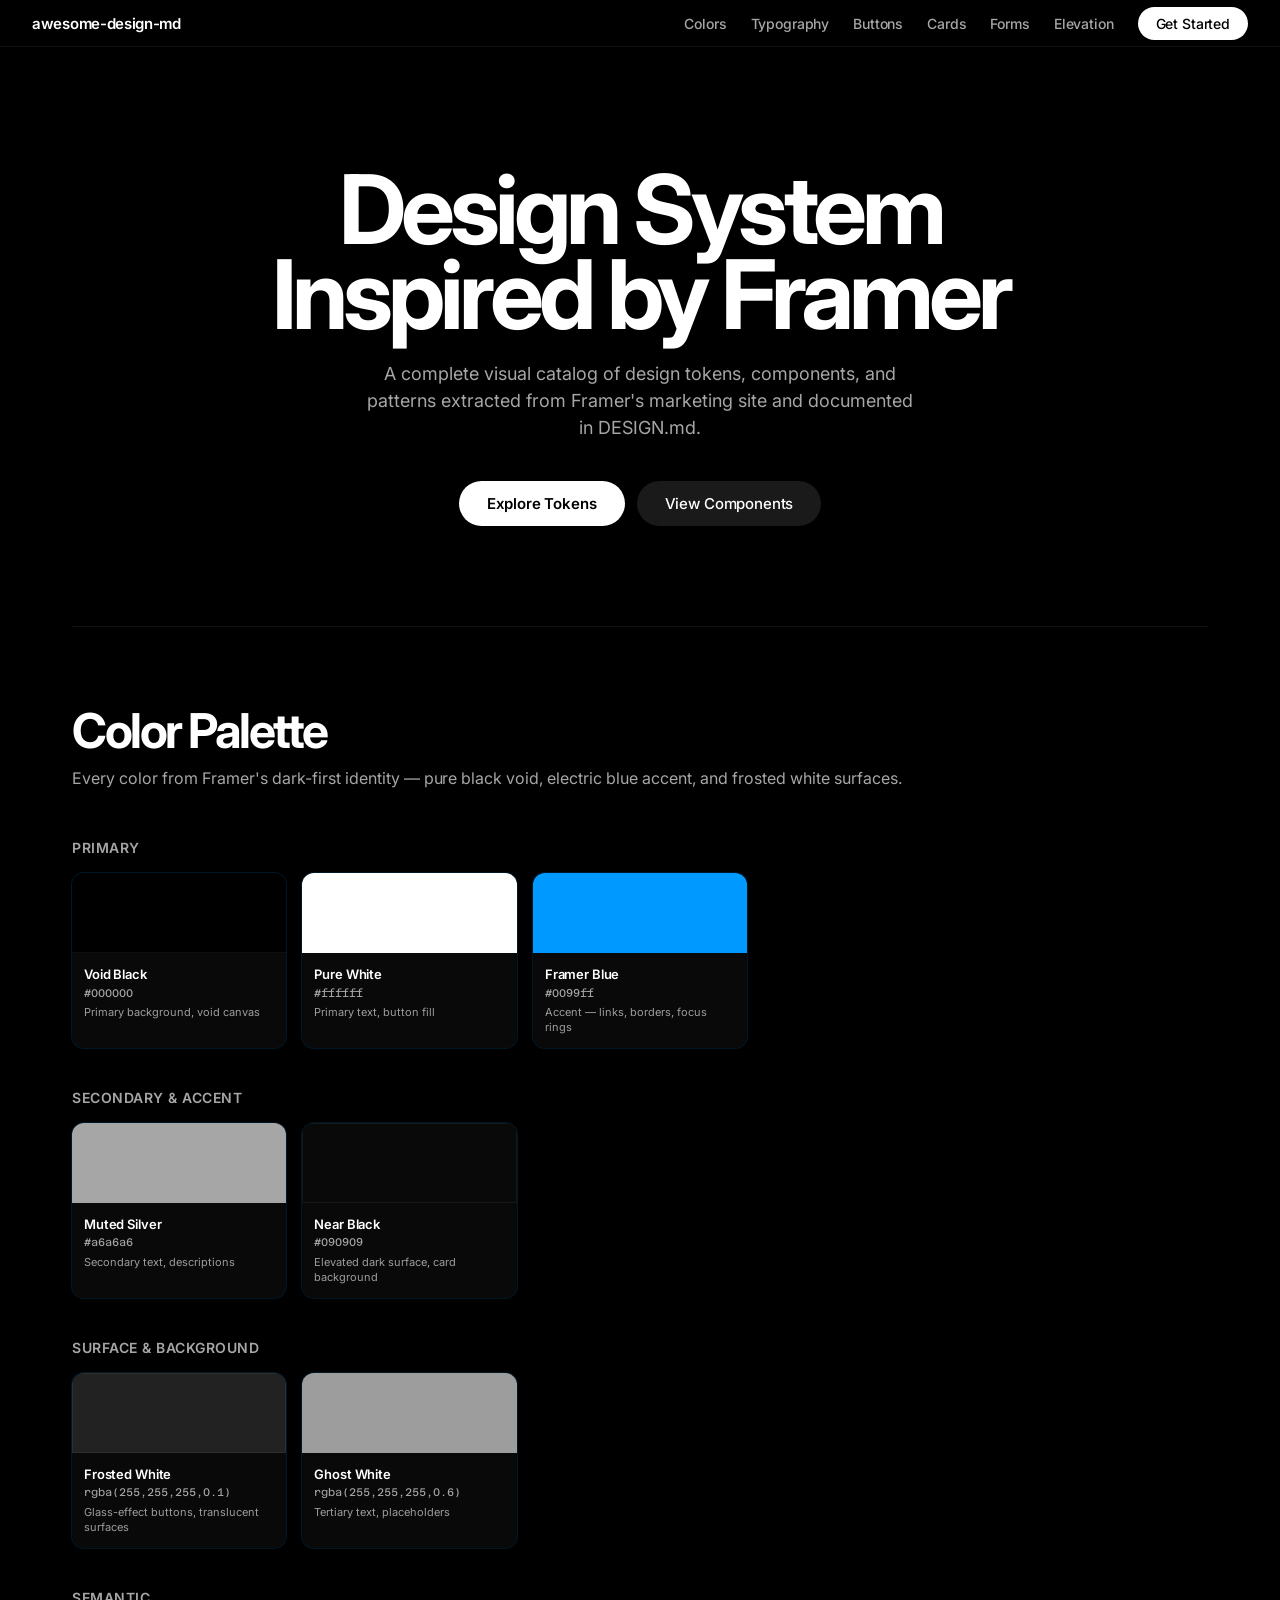
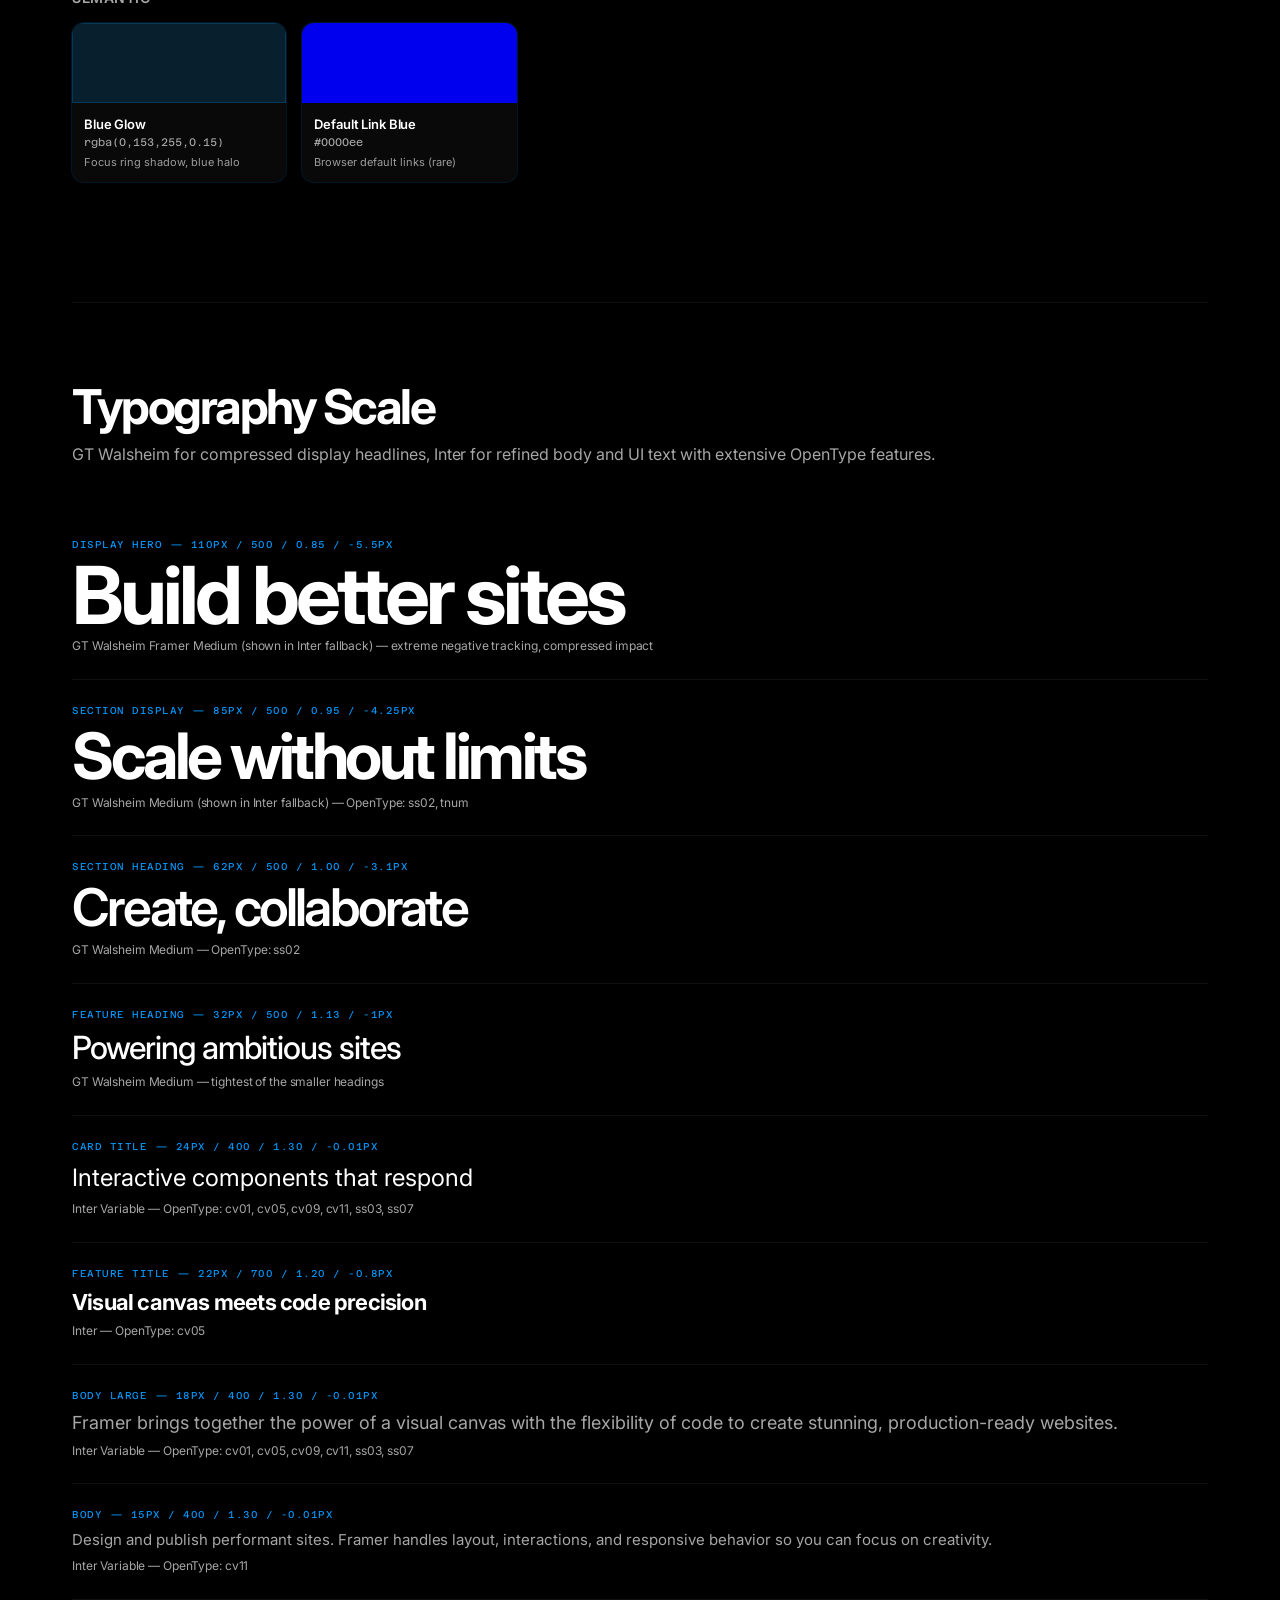
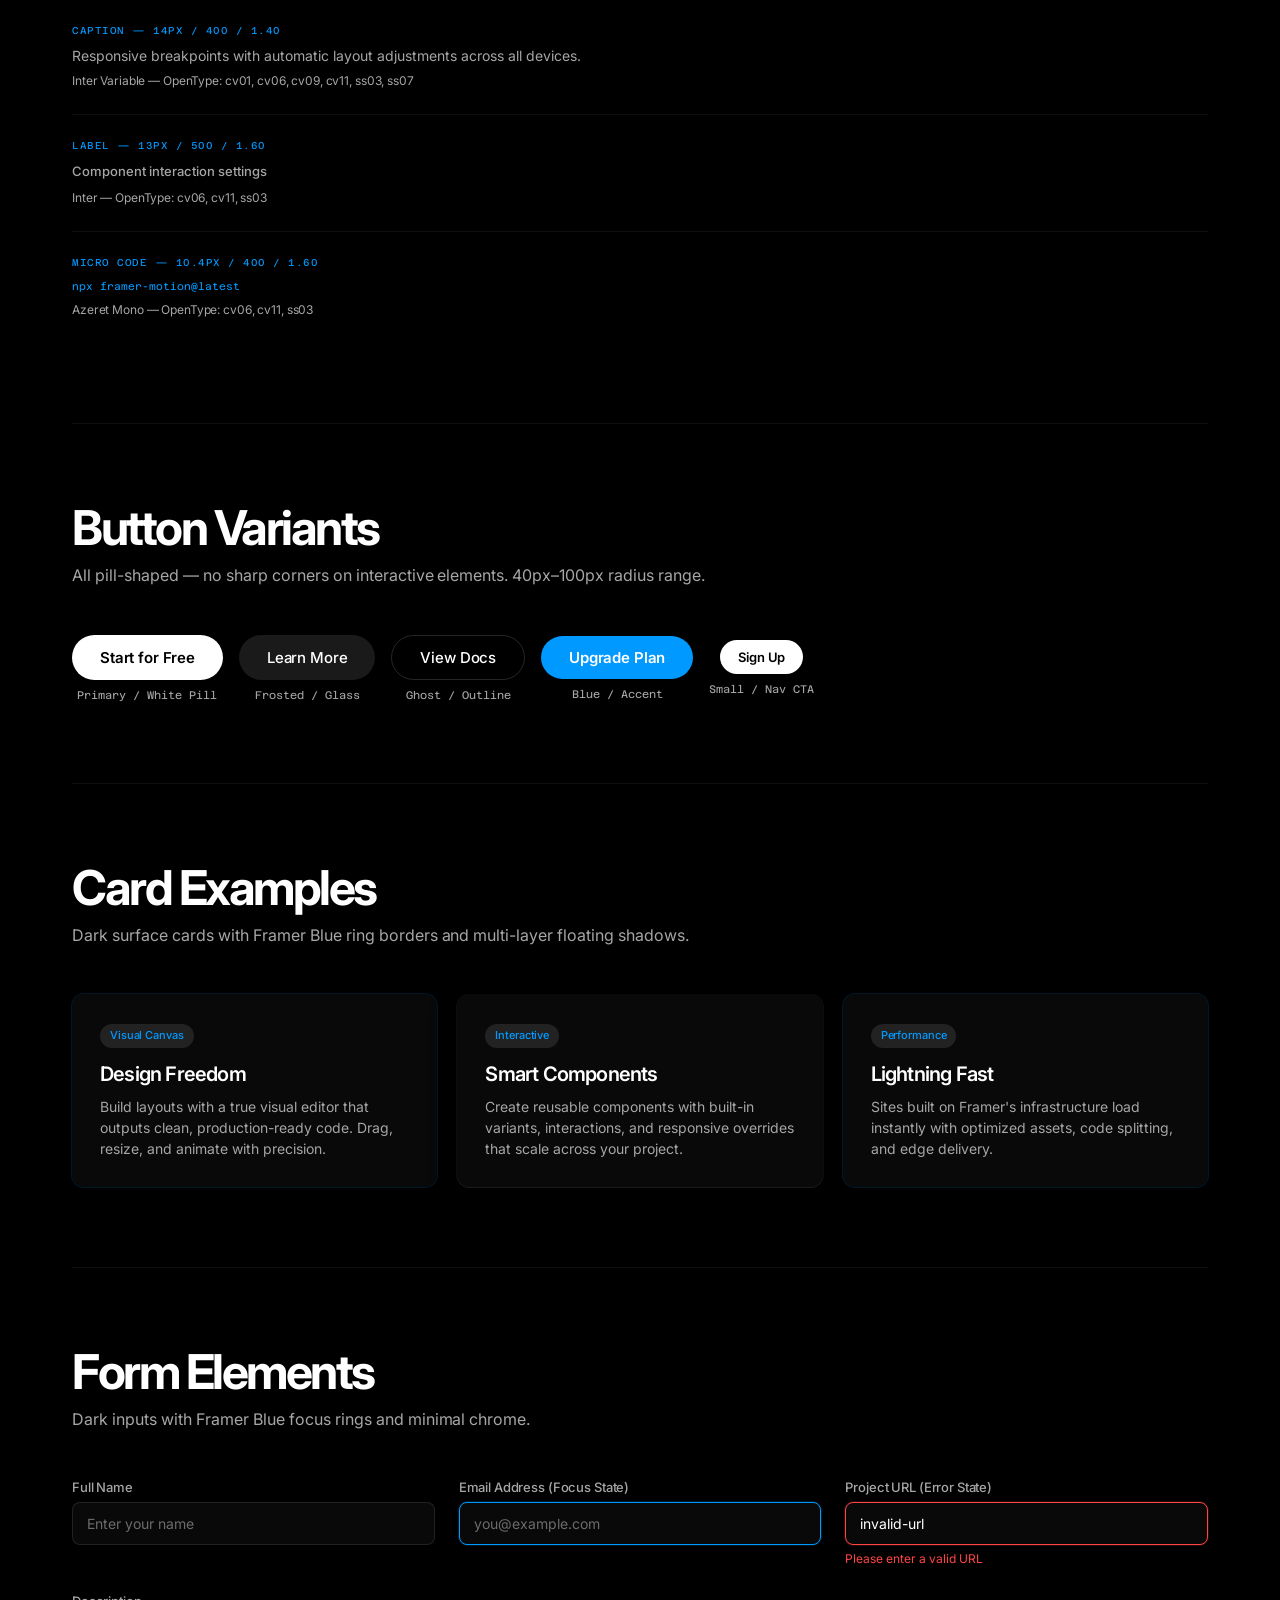
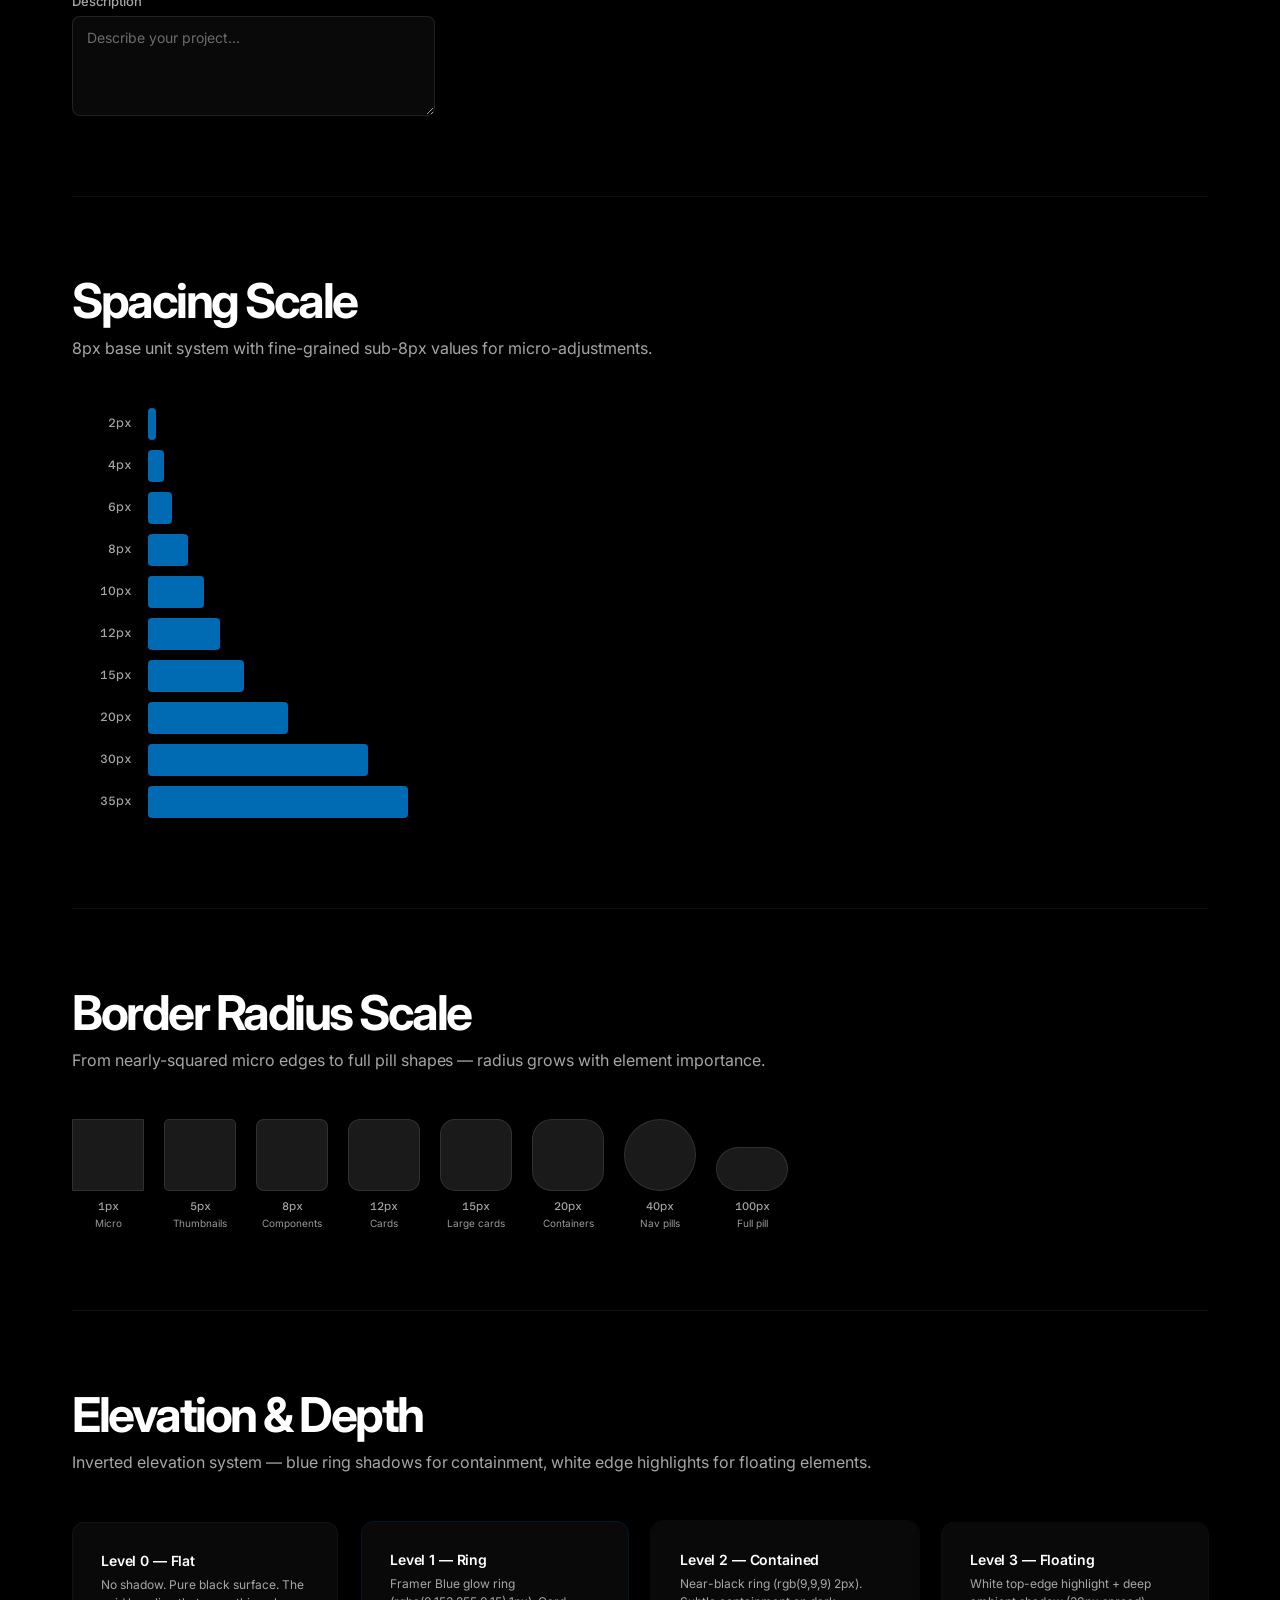
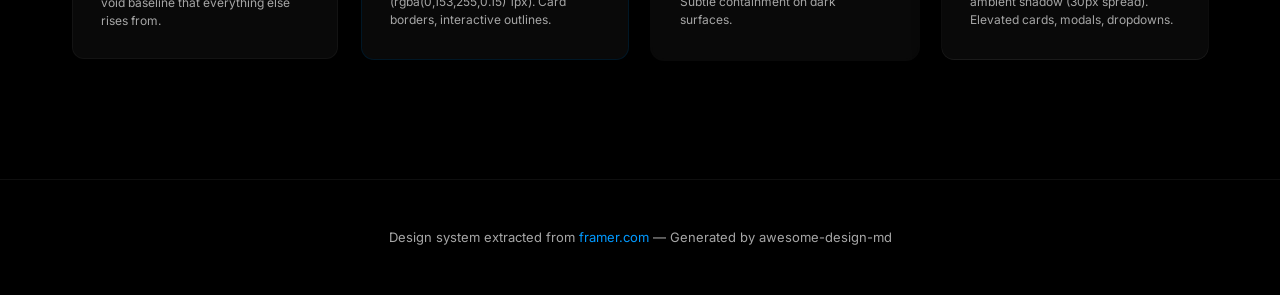
<file: reference/design-styles/framer/preview.html>
<!DOCTYPE html>
<html lang="en">
<head>
<meta charset="UTF-8">
<meta name="viewport" content="width=device-width, initial-scale=1.0">
<title>Design System Inspired by Framer</title>
<link rel="preconnect" href="https://fonts.googleapis.com">
<link rel="preconnect" href="https://fonts.gstatic.com" crossorigin>
<link href="https://fonts.googleapis.com/css2?family=Inter:wght@100;300;400;500;600;700&display=swap" rel="stylesheet">
<link href="https://fonts.googleapis.com/css2?family=Azeret+Mono:wght@400;500&display=swap" rel="stylesheet">
<style>
  :root {
    --color-black: #000000;
    --color-white: #ffffff;
    --color-blue: #0099ff;
    --color-silver: #a6a6a6;
    --color-near-black: #090909;
    --color-frosted: rgba(255, 255, 255, 0.1);
    --color-frosted-hover: rgba(255, 255, 255, 0.15);
    --color-blue-glow: rgba(0, 153, 255, 0.15);
    --color-ghost: rgba(255, 255, 255, 0.6);
    --color-placeholder: rgba(255, 255, 255, 0.4);
    --shadow-ring: rgba(0, 153, 255, 0.15) 0px 0px 0px 1px;
    --shadow-contained: rgb(9, 9, 9) 0px 0px 0px 2px;
    --shadow-floating: rgba(255, 255, 255, 0.1) 0px 0.5px 0px 0.5px, rgba(0, 0, 0, 0.25) 0px 10px 30px 0px;
    --font-display: 'Inter', -apple-system, BlinkMacSystemFont, sans-serif;
    --font-body: 'Inter', -apple-system, BlinkMacSystemFont, sans-serif;
    --font-mono: 'Azeret Mono', monospace;
    --radius-xs: 1px;
    --radius-sm: 5px;
    --radius-md: 8px;
    --radius-lg: 12px;
    --radius-xl: 15px;
    --radius-2xl: 20px;
    --radius-pill: 100px;
  }

  * { margin: 0; padding: 0; box-sizing: border-box; }

  body {
    font-family: var(--font-body);
    background: var(--color-black);
    color: var(--color-white);
    line-height: 1.4;
    -webkit-font-smoothing: antialiased;
    -moz-osx-font-smoothing: grayscale;
  }

  /* NAV */
  .nav {
    position: sticky;
    top: 0;
    z-index: 100;
    display: flex;
    align-items: center;
    justify-content: space-between;
    padding: 12px 32px;
    background: rgba(0, 0, 0, 0.85);
    backdrop-filter: blur(12px);
    border-bottom: 1px solid rgba(255, 255, 255, 0.06);
  }
  .nav-brand {
    font-size: 15px;
    font-weight: 600;
    color: var(--color-white);
    letter-spacing: -0.3px;
  }
  .nav-links {
    display: flex;
    gap: 24px;
    align-items: center;
    list-style: none;
  }
  .nav-links a {
    color: var(--color-silver);
    text-decoration: none;
    font-size: 14px;
    font-weight: 500;
    letter-spacing: -0.14px;
    transition: color 0.2s;
  }
  .nav-links a:hover { color: var(--color-white); }
  .nav-cta {
    background: var(--color-white);
    color: var(--color-black) !important;
    padding: 8px 18px;
    border-radius: var(--radius-pill);
    font-weight: 600;
    font-size: 13px;
    transition: opacity 0.2s;
  }
  .nav-cta:hover { opacity: 0.9; }

  /* HERO */
  .hero {
    padding: 120px 32px 100px;
    text-align: center;
    max-width: 1200px;
    margin: 0 auto;
  }
  .hero h1 {
    font-size: 96px;
    font-weight: 700;
    letter-spacing: -5px;
    line-height: 0.88;
    color: var(--color-white);
    margin-bottom: 24px;
  }
  .hero .subtitle {
    font-size: 18px;
    color: var(--color-silver);
    letter-spacing: -0.01px;
    line-height: 1.5;
    max-width: 560px;
    margin: 0 auto 40px;
  }
  .hero-buttons {
    display: flex;
    gap: 12px;
    justify-content: center;
    flex-wrap: wrap;
  }
  .btn-primary {
    display: inline-flex;
    align-items: center;
    gap: 8px;
    background: var(--color-white);
    color: var(--color-black);
    padding: 12px 28px;
    border-radius: var(--radius-pill);
    font-size: 15px;
    font-weight: 600;
    text-decoration: none;
    border: none;
    cursor: pointer;
    transition: opacity 0.2s;
    letter-spacing: -0.15px;
  }
  .btn-primary:hover { opacity: 0.9; }
  .btn-secondary {
    display: inline-flex;
    align-items: center;
    gap: 8px;
    background: var(--color-frosted);
    color: var(--color-white);
    padding: 12px 28px;
    border-radius: var(--radius-pill);
    font-size: 15px;
    font-weight: 500;
    text-decoration: none;
    border: none;
    cursor: pointer;
    transition: background 0.2s;
    letter-spacing: -0.15px;
  }
  .btn-secondary:hover { background: var(--color-frosted-hover); }

  /* SECTIONS */
  .section {
    max-width: 1200px;
    margin: 0 auto;
    padding: 80px 32px;
  }
  .section-title {
    font-size: 48px;
    font-weight: 700;
    letter-spacing: -2.5px;
    line-height: 1.0;
    margin-bottom: 12px;
  }
  .section-desc {
    font-size: 16px;
    color: var(--color-silver);
    margin-bottom: 48px;
    letter-spacing: -0.01px;
  }
  .section-divider {
    border: none;
    border-top: 1px solid rgba(255, 255, 255, 0.06);
    margin: 0 32px;
    max-width: 1136px;
    margin-left: auto;
    margin-right: auto;
  }

  /* COLOR PALETTE */
  .color-group { margin-bottom: 40px; }
  .color-group-title {
    font-size: 14px;
    font-weight: 600;
    color: var(--color-silver);
    text-transform: uppercase;
    letter-spacing: 0.5px;
    margin-bottom: 16px;
  }
  .color-grid {
    display: grid;
    grid-template-columns: repeat(auto-fill, minmax(180px, 1fr));
    gap: 16px;
  }
  .color-swatch {
    border-radius: var(--radius-lg);
    overflow: hidden;
    background: var(--color-near-black);
    box-shadow: var(--shadow-ring);
  }
  .color-swatch-preview {
    height: 80px;
    width: 100%;
  }
  .color-swatch-info {
    padding: 12px;
  }
  .color-swatch-name {
    font-size: 13px;
    font-weight: 600;
    margin-bottom: 2px;
    letter-spacing: -0.13px;
  }
  .color-swatch-hex {
    font-family: var(--font-mono);
    font-size: 11px;
    color: var(--color-silver);
  }
  .color-swatch-role {
    font-size: 11px;
    color: var(--color-ghost);
    margin-top: 4px;
    line-height: 1.4;
  }

  /* TYPOGRAPHY */
  .type-sample {
    padding: 24px 0;
    border-bottom: 1px solid rgba(255, 255, 255, 0.06);
  }
  .type-sample:last-child { border-bottom: none; }
  .type-label {
    font-family: var(--font-mono);
    font-size: 10px;
    color: var(--color-blue);
    letter-spacing: 0.5px;
    text-transform: uppercase;
    margin-bottom: 8px;
  }
  .type-spec {
    font-size: 12px;
    color: var(--color-silver);
    margin-top: 8px;
    letter-spacing: -0.12px;
  }

  /* BUTTONS */
  .button-showcase {
    display: flex;
    gap: 16px;
    flex-wrap: wrap;
    align-items: center;
  }
  .btn-ghost {
    background: transparent;
    color: var(--color-white);
    padding: 12px 28px;
    border-radius: var(--radius-pill);
    font-size: 15px;
    font-weight: 500;
    text-decoration: none;
    border: 1px solid rgba(255, 255, 255, 0.15);
    cursor: pointer;
    transition: background 0.2s, border-color 0.2s;
    letter-spacing: -0.15px;
    font-family: var(--font-body);
  }
  .btn-ghost:hover {
    background: var(--color-frosted);
    border-color: rgba(255, 255, 255, 0.25);
  }
  .btn-blue {
    background: var(--color-blue);
    color: var(--color-white);
    padding: 12px 28px;
    border-radius: var(--radius-pill);
    font-size: 15px;
    font-weight: 600;
    text-decoration: none;
    border: none;
    cursor: pointer;
    transition: opacity 0.2s;
    letter-spacing: -0.15px;
    font-family: var(--font-body);
  }
  .btn-blue:hover { opacity: 0.85; }
  .btn-label {
    display: block;
    font-size: 11px;
    color: var(--color-silver);
    margin-top: 8px;
    text-align: center;
    font-family: var(--font-mono);
  }
  .btn-item { text-align: center; }

  /* CARDS */
  .card-grid {
    display: grid;
    grid-template-columns: repeat(auto-fill, minmax(320px, 1fr));
    gap: 20px;
  }
  .card {
    background: var(--color-near-black);
    border-radius: var(--radius-lg);
    padding: 28px;
    box-shadow: var(--shadow-ring);
    transition: box-shadow 0.3s, transform 0.3s;
  }
  .card:hover {
    box-shadow: rgba(0, 153, 255, 0.3) 0px 0px 0px 1px, rgba(0, 0, 0, 0.3) 0px 12px 40px;
    transform: translateY(-2px);
  }
  .card-elevated {
    box-shadow: var(--shadow-floating);
  }
  .card-elevated:hover {
    box-shadow: rgba(255, 255, 255, 0.15) 0px 0.5px 0px 0.5px, rgba(0, 0, 0, 0.35) 0px 14px 44px;
    transform: translateY(-2px);
  }
  .card-title {
    font-size: 20px;
    font-weight: 600;
    letter-spacing: -0.8px;
    margin-bottom: 8px;
  }
  .card-text {
    font-size: 14px;
    color: var(--color-silver);
    line-height: 1.5;
  }
  .card-tag {
    display: inline-block;
    padding: 4px 10px;
    background: var(--color-frosted);
    border-radius: var(--radius-pill);
    font-size: 11px;
    font-weight: 500;
    color: var(--color-blue);
    margin-bottom: 12px;
    letter-spacing: -0.11px;
  }

  /* FORMS */
  .form-grid {
    display: grid;
    grid-template-columns: repeat(auto-fill, minmax(300px, 1fr));
    gap: 24px;
  }
  .form-group { display: flex; flex-direction: column; gap: 6px; }
  .form-label {
    font-size: 13px;
    font-weight: 500;
    color: var(--color-silver);
    letter-spacing: -0.13px;
  }
  .form-input {
    background: var(--color-near-black);
    border: 1px solid rgba(255, 255, 255, 0.1);
    border-radius: var(--radius-md);
    padding: 12px 14px;
    color: var(--color-white);
    font-size: 14px;
    font-family: var(--font-body);
    outline: none;
    transition: border-color 0.2s, box-shadow 0.2s;
  }
  .form-input::placeholder { color: var(--color-placeholder); }
  .form-input:focus {
    border-color: var(--color-blue);
    box-shadow: var(--shadow-ring);
  }
  .form-input-error {
    border-color: #ff4444;
    box-shadow: rgba(255, 68, 68, 0.15) 0px 0px 0px 1px;
  }
  .form-error-text {
    font-size: 12px;
    color: #ff4444;
  }
  textarea.form-input {
    min-height: 100px;
    resize: vertical;
  }

  /* SPACING */
  .spacing-row {
    display: flex;
    align-items: center;
    gap: 16px;
    margin-bottom: 10px;
  }
  .spacing-box {
    height: 32px;
    background: var(--color-blue);
    border-radius: 4px;
    opacity: 0.7;
  }
  .spacing-label {
    font-family: var(--font-mono);
    font-size: 12px;
    color: var(--color-silver);
    min-width: 60px;
    text-align: right;
  }

  /* RADIUS */
  .radius-row {
    display: flex;
    gap: 20px;
    flex-wrap: wrap;
    align-items: flex-end;
  }
  .radius-item { text-align: center; }
  .radius-box {
    width: 72px;
    height: 72px;
    background: var(--color-frosted);
    border: 1px solid rgba(255, 255, 255, 0.1);
    margin-bottom: 8px;
  }
  .radius-value {
    font-family: var(--font-mono);
    font-size: 11px;
    color: var(--color-silver);
  }
  .radius-context {
    font-size: 10px;
    color: var(--color-ghost);
    margin-top: 2px;
  }

  /* ELEVATION */
  .elevation-grid {
    display: grid;
    grid-template-columns: repeat(auto-fill, minmax(250px, 1fr));
    gap: 24px;
  }
  .elevation-card {
    padding: 28px;
    border-radius: var(--radius-lg);
    background: var(--color-near-black);
    min-height: 120px;
  }
  .elevation-label {
    font-size: 14px;
    font-weight: 600;
    margin-bottom: 6px;
    letter-spacing: -0.14px;
  }
  .elevation-desc {
    font-size: 12px;
    color: var(--color-silver);
    line-height: 1.5;
  }

  /* FOOTER */
  .footer {
    text-align: center;
    padding: 48px 32px;
    border-top: 1px solid rgba(255, 255, 255, 0.06);
    margin-top: 40px;
  }
  .footer p {
    font-size: 13px;
    color: var(--color-silver);
  }
  .footer a {
    color: var(--color-blue);
    text-decoration: none;
  }

  @media (max-width: 768px) {
    .hero h1 { font-size: 52px; letter-spacing: -2.5px; }
    .hero .subtitle { font-size: 16px; }
    .section-title { font-size: 36px; letter-spacing: -1.5px; }
    .nav-links { display: none; }
    .color-grid { grid-template-columns: repeat(2, 1fr); }
    .card-grid { grid-template-columns: 1fr; }
    .form-grid { grid-template-columns: 1fr; }
    .elevation-grid { grid-template-columns: 1fr; }
  }
</style>
</head>
<body>

<!-- NAV -->
<nav class="nav">
  <span class="nav-brand">awesome-design-md</span>
  <ul class="nav-links">
    <li><a href="#colors">Colors</a></li>
    <li><a href="#typography">Typography</a></li>
    <li><a href="#buttons">Buttons</a></li>
    <li><a href="#cards">Cards</a></li>
    <li><a href="#forms">Forms</a></li>
    <li><a href="#elevation">Elevation</a></li>
    <li><a href="#" class="nav-cta">Get Started</a></li>
  </ul>
</nav>

<!-- HERO -->
<section class="hero">
  <h1>Design System<br>Inspired by Framer</h1>
  <p class="subtitle">A complete visual catalog of design tokens, components, and patterns extracted from Framer's marketing site and documented in DESIGN.md.</p>
  <div class="hero-buttons">
    <a href="#colors" class="btn-primary">Explore Tokens</a>
    <a href="#buttons" class="btn-secondary">View Components</a>
  </div>
</section>

<hr class="section-divider">

<!-- 1. COLOR PALETTE -->
<section class="section" id="colors">
  <h2 class="section-title">Color Palette</h2>
  <p class="section-desc">Every color from Framer's dark-first identity — pure black void, electric blue accent, and frosted white surfaces.</p>

  <div class="color-group">
    <h3 class="color-group-title">Primary</h3>
    <div class="color-grid">
      <div class="color-swatch">
        <div class="color-swatch-preview" style="background: #000000; border-bottom: 1px solid rgba(255,255,255,0.06);"></div>
        <div class="color-swatch-info">
          <div class="color-swatch-name">Void Black</div>
          <div class="color-swatch-hex">#000000</div>
          <div class="color-swatch-role">Primary background, void canvas</div>
        </div>
      </div>
      <div class="color-swatch">
        <div class="color-swatch-preview" style="background: #ffffff;"></div>
        <div class="color-swatch-info">
          <div class="color-swatch-name">Pure White</div>
          <div class="color-swatch-hex">#ffffff</div>
          <div class="color-swatch-role">Primary text, button fill</div>
        </div>
      </div>
      <div class="color-swatch">
        <div class="color-swatch-preview" style="background: #0099ff;"></div>
        <div class="color-swatch-info">
          <div class="color-swatch-name">Framer Blue</div>
          <div class="color-swatch-hex">#0099ff</div>
          <div class="color-swatch-role">Accent — links, borders, focus rings</div>
        </div>
      </div>
    </div>
  </div>

  <div class="color-group">
    <h3 class="color-group-title">Secondary & Accent</h3>
    <div class="color-grid">
      <div class="color-swatch">
        <div class="color-swatch-preview" style="background: #a6a6a6;"></div>
        <div class="color-swatch-info">
          <div class="color-swatch-name">Muted Silver</div>
          <div class="color-swatch-hex">#a6a6a6</div>
          <div class="color-swatch-role">Secondary text, descriptions</div>
        </div>
      </div>
      <div class="color-swatch">
        <div class="color-swatch-preview" style="background: #090909; border: 1px solid rgba(255,255,255,0.06);"></div>
        <div class="color-swatch-info">
          <div class="color-swatch-name">Near Black</div>
          <div class="color-swatch-hex">#090909</div>
          <div class="color-swatch-role">Elevated dark surface, card background</div>
        </div>
      </div>
    </div>
  </div>

  <div class="color-group">
    <h3 class="color-group-title">Surface & Background</h3>
    <div class="color-grid">
      <div class="color-swatch">
        <div class="color-swatch-preview" style="background: rgba(255,255,255,0.1); border: 1px solid rgba(255,255,255,0.06);"></div>
        <div class="color-swatch-info">
          <div class="color-swatch-name">Frosted White</div>
          <div class="color-swatch-hex">rgba(255,255,255,0.1)</div>
          <div class="color-swatch-role">Glass-effect buttons, translucent surfaces</div>
        </div>
      </div>
      <div class="color-swatch">
        <div class="color-swatch-preview" style="background: rgba(255,255,255,0.6);"></div>
        <div class="color-swatch-info">
          <div class="color-swatch-name">Ghost White</div>
          <div class="color-swatch-hex">rgba(255,255,255,0.6)</div>
          <div class="color-swatch-role">Tertiary text, placeholders</div>
        </div>
      </div>
    </div>
  </div>

  <div class="color-group">
    <h3 class="color-group-title">Semantic</h3>
    <div class="color-grid">
      <div class="color-swatch">
        <div class="color-swatch-preview" style="background: rgba(0,153,255,0.15); border: 1px solid rgba(0,153,255,0.2);"></div>
        <div class="color-swatch-info">
          <div class="color-swatch-name">Blue Glow</div>
          <div class="color-swatch-hex">rgba(0,153,255,0.15)</div>
          <div class="color-swatch-role">Focus ring shadow, blue halo</div>
        </div>
      </div>
      <div class="color-swatch">
        <div class="color-swatch-preview" style="background: #0000ee;"></div>
        <div class="color-swatch-info">
          <div class="color-swatch-name">Default Link Blue</div>
          <div class="color-swatch-hex">#0000ee</div>
          <div class="color-swatch-role">Browser default links (rare)</div>
        </div>
      </div>
    </div>
  </div>
</section>

<hr class="section-divider">

<!-- 2. TYPOGRAPHY -->
<section class="section" id="typography">
  <h2 class="section-title">Typography Scale</h2>
  <p class="section-desc">GT Walsheim for compressed display headlines, Inter for refined body and UI text with extensive OpenType features.</p>

  <div class="type-sample">
    <div class="type-label">Display Hero — 110px / 500 / 0.85 / -5.5px</div>
    <div style="font-size: 80px; font-weight: 700; letter-spacing: -4px; line-height: 0.88;">Build better sites</div>
    <div class="type-spec">GT Walsheim Framer Medium (shown in Inter fallback) — extreme negative tracking, compressed impact</div>
  </div>

  <div class="type-sample">
    <div class="type-label">Section Display — 85px / 500 / 0.95 / -4.25px</div>
    <div style="font-size: 64px; font-weight: 700; letter-spacing: -3.5px; line-height: 0.95;">Scale without limits</div>
    <div class="type-spec">GT Walsheim Medium (shown in Inter fallback) — OpenType: ss02, tnum</div>
  </div>

  <div class="type-sample">
    <div class="type-label">Section Heading — 62px / 500 / 1.00 / -3.1px</div>
    <div style="font-size: 52px; font-weight: 600; letter-spacing: -2.8px; line-height: 1.0;">Create, collaborate</div>
    <div class="type-spec">GT Walsheim Medium — OpenType: ss02</div>
  </div>

  <div class="type-sample">
    <div class="type-label">Feature Heading — 32px / 500 / 1.13 / -1px</div>
    <div style="font-size: 32px; font-weight: 500; letter-spacing: -1px; line-height: 1.13;">Powering ambitious sites</div>
    <div class="type-spec">GT Walsheim Medium — tightest of the smaller headings</div>
  </div>

  <div class="type-sample">
    <div class="type-label">Card Title — 24px / 400 / 1.30 / -0.01px</div>
    <div style="font-size: 24px; font-weight: 400; letter-spacing: -0.01px; line-height: 1.3;">Interactive components that respond</div>
    <div class="type-spec">Inter Variable — OpenType: cv01, cv05, cv09, cv11, ss03, ss07</div>
  </div>

  <div class="type-sample">
    <div class="type-label">Feature Title — 22px / 700 / 1.20 / -0.8px</div>
    <div style="font-size: 22px; font-weight: 700; letter-spacing: -0.8px; line-height: 1.2;">Visual canvas meets code precision</div>
    <div class="type-spec">Inter — OpenType: cv05</div>
  </div>

  <div class="type-sample">
    <div class="type-label">Body Large — 18px / 400 / 1.30 / -0.01px</div>
    <div style="font-size: 18px; font-weight: 400; letter-spacing: -0.01px; line-height: 1.3; color: var(--color-silver);">Framer brings together the power of a visual canvas with the flexibility of code to create stunning, production-ready websites.</div>
    <div class="type-spec">Inter Variable — OpenType: cv01, cv05, cv09, cv11, ss03, ss07</div>
  </div>

  <div class="type-sample">
    <div class="type-label">Body — 15px / 400 / 1.30 / -0.01px</div>
    <div style="font-size: 15px; font-weight: 400; letter-spacing: -0.01px; line-height: 1.3; color: var(--color-silver);">Design and publish performant sites. Framer handles layout, interactions, and responsive behavior so you can focus on creativity.</div>
    <div class="type-spec">Inter Variable — OpenType: cv11</div>
  </div>

  <div class="type-sample">
    <div class="type-label">Caption — 14px / 400 / 1.40</div>
    <div style="font-size: 14px; font-weight: 400; line-height: 1.4; color: var(--color-silver);">Responsive breakpoints with automatic layout adjustments across all devices.</div>
    <div class="type-spec">Inter Variable — OpenType: cv01, cv06, cv09, cv11, ss03, ss07</div>
  </div>

  <div class="type-sample">
    <div class="type-label">Label — 13px / 500 / 1.60</div>
    <div style="font-size: 13px; font-weight: 500; line-height: 1.6; color: var(--color-silver);">Component interaction settings</div>
    <div class="type-spec">Inter — OpenType: cv06, cv11, ss03</div>
  </div>

  <div class="type-sample">
    <div class="type-label">Micro Code — 10.4px / 400 / 1.60</div>
    <div style="font-family: var(--font-mono); font-size: 10.4px; font-weight: 400; line-height: 1.6; color: var(--color-blue);">npx framer-motion@latest</div>
    <div class="type-spec">Azeret Mono — OpenType: cv06, cv11, ss03</div>
  </div>
</section>

<hr class="section-divider">

<!-- 3. BUTTONS -->
<section class="section" id="buttons">
  <h2 class="section-title">Button Variants</h2>
  <p class="section-desc">All pill-shaped — no sharp corners on interactive elements. 40px–100px radius range.</p>

  <div class="button-showcase">
    <div class="btn-item">
      <a href="#" class="btn-primary">Start for Free</a>
      <span class="btn-label">Primary / White Pill</span>
    </div>
    <div class="btn-item">
      <a href="#" class="btn-secondary">Learn More</a>
      <span class="btn-label">Frosted / Glass</span>
    </div>
    <div class="btn-item">
      <button class="btn-ghost">View Docs</button>
      <span class="btn-label">Ghost / Outline</span>
    </div>
    <div class="btn-item">
      <button class="btn-blue">Upgrade Plan</button>
      <span class="btn-label">Blue / Accent</span>
    </div>
    <div class="btn-item">
      <a href="#" class="btn-primary" style="padding: 8px 18px; font-size: 13px;">Sign Up</a>
      <span class="btn-label">Small / Nav CTA</span>
    </div>
  </div>
</section>

<hr class="section-divider">

<!-- 4. CARDS -->
<section class="section" id="cards">
  <h2 class="section-title">Card Examples</h2>
  <p class="section-desc">Dark surface cards with Framer Blue ring borders and multi-layer floating shadows.</p>

  <div class="card-grid">
    <div class="card">
      <div class="card-tag">Visual Canvas</div>
      <h3 class="card-title">Design Freedom</h3>
      <p class="card-text">Build layouts with a true visual editor that outputs clean, production-ready code. Drag, resize, and animate with precision.</p>
    </div>
    <div class="card card-elevated">
      <div class="card-tag">Interactive</div>
      <h3 class="card-title">Smart Components</h3>
      <p class="card-text">Create reusable components with built-in variants, interactions, and responsive overrides that scale across your project.</p>
    </div>
    <div class="card">
      <div class="card-tag">Performance</div>
      <h3 class="card-title">Lightning Fast</h3>
      <p class="card-text">Sites built on Framer's infrastructure load instantly with optimized assets, code splitting, and edge delivery.</p>
    </div>
  </div>
</section>

<hr class="section-divider">

<!-- 5. FORMS -->
<section class="section" id="forms">
  <h2 class="section-title">Form Elements</h2>
  <p class="section-desc">Dark inputs with Framer Blue focus rings and minimal chrome.</p>

  <div class="form-grid">
    <div class="form-group">
      <label class="form-label">Full Name</label>
      <input type="text" class="form-input" placeholder="Enter your name">
    </div>
    <div class="form-group">
      <label class="form-label">Email Address (Focus State)</label>
      <input type="email" class="form-input" placeholder="you@example.com" style="border-color: var(--color-blue); box-shadow: var(--shadow-ring);">
    </div>
    <div class="form-group">
      <label class="form-label">Project URL (Error State)</label>
      <input type="url" class="form-input form-input-error" placeholder="https://yoursite.framer.app" value="invalid-url">
      <span class="form-error-text">Please enter a valid URL</span>
    </div>
    <div class="form-group">
      <label class="form-label">Description</label>
      <textarea class="form-input" placeholder="Describe your project..."></textarea>
    </div>
  </div>
</section>

<hr class="section-divider">

<!-- 6. SPACING -->
<section class="section" id="spacing">
  <h2 class="section-title">Spacing Scale</h2>
  <p class="section-desc">8px base unit system with fine-grained sub-8px values for micro-adjustments.</p>

  <div>
    <div class="spacing-row"><span class="spacing-label">2px</span><div class="spacing-box" style="width: 8px;"></div></div>
    <div class="spacing-row"><span class="spacing-label">4px</span><div class="spacing-box" style="width: 16px;"></div></div>
    <div class="spacing-row"><span class="spacing-label">6px</span><div class="spacing-box" style="width: 24px;"></div></div>
    <div class="spacing-row"><span class="spacing-label">8px</span><div class="spacing-box" style="width: 40px;"></div></div>
    <div class="spacing-row"><span class="spacing-label">10px</span><div class="spacing-box" style="width: 56px;"></div></div>
    <div class="spacing-row"><span class="spacing-label">12px</span><div class="spacing-box" style="width: 72px;"></div></div>
    <div class="spacing-row"><span class="spacing-label">15px</span><div class="spacing-box" style="width: 96px;"></div></div>
    <div class="spacing-row"><span class="spacing-label">20px</span><div class="spacing-box" style="width: 140px;"></div></div>
    <div class="spacing-row"><span class="spacing-label">30px</span><div class="spacing-box" style="width: 220px;"></div></div>
    <div class="spacing-row"><span class="spacing-label">35px</span><div class="spacing-box" style="width: 260px;"></div></div>
  </div>
</section>

<hr class="section-divider">

<!-- 7. BORDER RADIUS -->
<section class="section" id="radius">
  <h2 class="section-title">Border Radius Scale</h2>
  <p class="section-desc">From nearly-squared micro edges to full pill shapes — radius grows with element importance.</p>

  <div class="radius-row">
    <div class="radius-item">
      <div class="radius-box" style="border-radius: 1px;"></div>
      <div class="radius-value">1px</div>
      <div class="radius-context">Micro</div>
    </div>
    <div class="radius-item">
      <div class="radius-box" style="border-radius: 5px;"></div>
      <div class="radius-value">5px</div>
      <div class="radius-context">Thumbnails</div>
    </div>
    <div class="radius-item">
      <div class="radius-box" style="border-radius: 8px;"></div>
      <div class="radius-value">8px</div>
      <div class="radius-context">Components</div>
    </div>
    <div class="radius-item">
      <div class="radius-box" style="border-radius: 12px;"></div>
      <div class="radius-value">12px</div>
      <div class="radius-context">Cards</div>
    </div>
    <div class="radius-item">
      <div class="radius-box" style="border-radius: 15px;"></div>
      <div class="radius-value">15px</div>
      <div class="radius-context">Large cards</div>
    </div>
    <div class="radius-item">
      <div class="radius-box" style="border-radius: 20px;"></div>
      <div class="radius-value">20px</div>
      <div class="radius-context">Containers</div>
    </div>
    <div class="radius-item">
      <div class="radius-box" style="border-radius: 40px;"></div>
      <div class="radius-value">40px</div>
      <div class="radius-context">Nav pills</div>
    </div>
    <div class="radius-item">
      <div class="radius-box" style="border-radius: 100px; width: 72px; height: 44px;"></div>
      <div class="radius-value">100px</div>
      <div class="radius-context">Full pill</div>
    </div>
  </div>
</section>

<hr class="section-divider">

<!-- 8. ELEVATION -->
<section class="section" id="elevation">
  <h2 class="section-title">Elevation & Depth</h2>
  <p class="section-desc">Inverted elevation system — blue ring shadows for containment, white edge highlights for floating elements.</p>

  <div class="elevation-grid">
    <div class="elevation-card" style="box-shadow: none; border: 1px solid rgba(255,255,255,0.04);">
      <div class="elevation-label">Level 0 — Flat</div>
      <div class="elevation-desc">No shadow. Pure black surface. The void baseline that everything else rises from.</div>
    </div>
    <div class="elevation-card" style="box-shadow: var(--shadow-ring);">
      <div class="elevation-label">Level 1 — Ring</div>
      <div class="elevation-desc">Framer Blue glow ring (rgba(0,153,255,0.15) 1px). Card borders, interactive outlines.</div>
    </div>
    <div class="elevation-card" style="box-shadow: var(--shadow-contained);">
      <div class="elevation-label">Level 2 — Contained</div>
      <div class="elevation-desc">Near-black ring (rgb(9,9,9) 2px). Subtle containment on dark surfaces.</div>
    </div>
    <div class="elevation-card" style="box-shadow: var(--shadow-floating);">
      <div class="elevation-label">Level 3 — Floating</div>
      <div class="elevation-desc">White top-edge highlight + deep ambient shadow (30px spread). Elevated cards, modals, dropdowns.</div>
    </div>
  </div>
</section>

<!-- FOOTER -->
<footer class="footer">
  <p>Design system extracted from <a href="https://framer.com">framer.com</a> — Generated by awesome-design-md</p>
</footer>

</body>
</html>
</file>
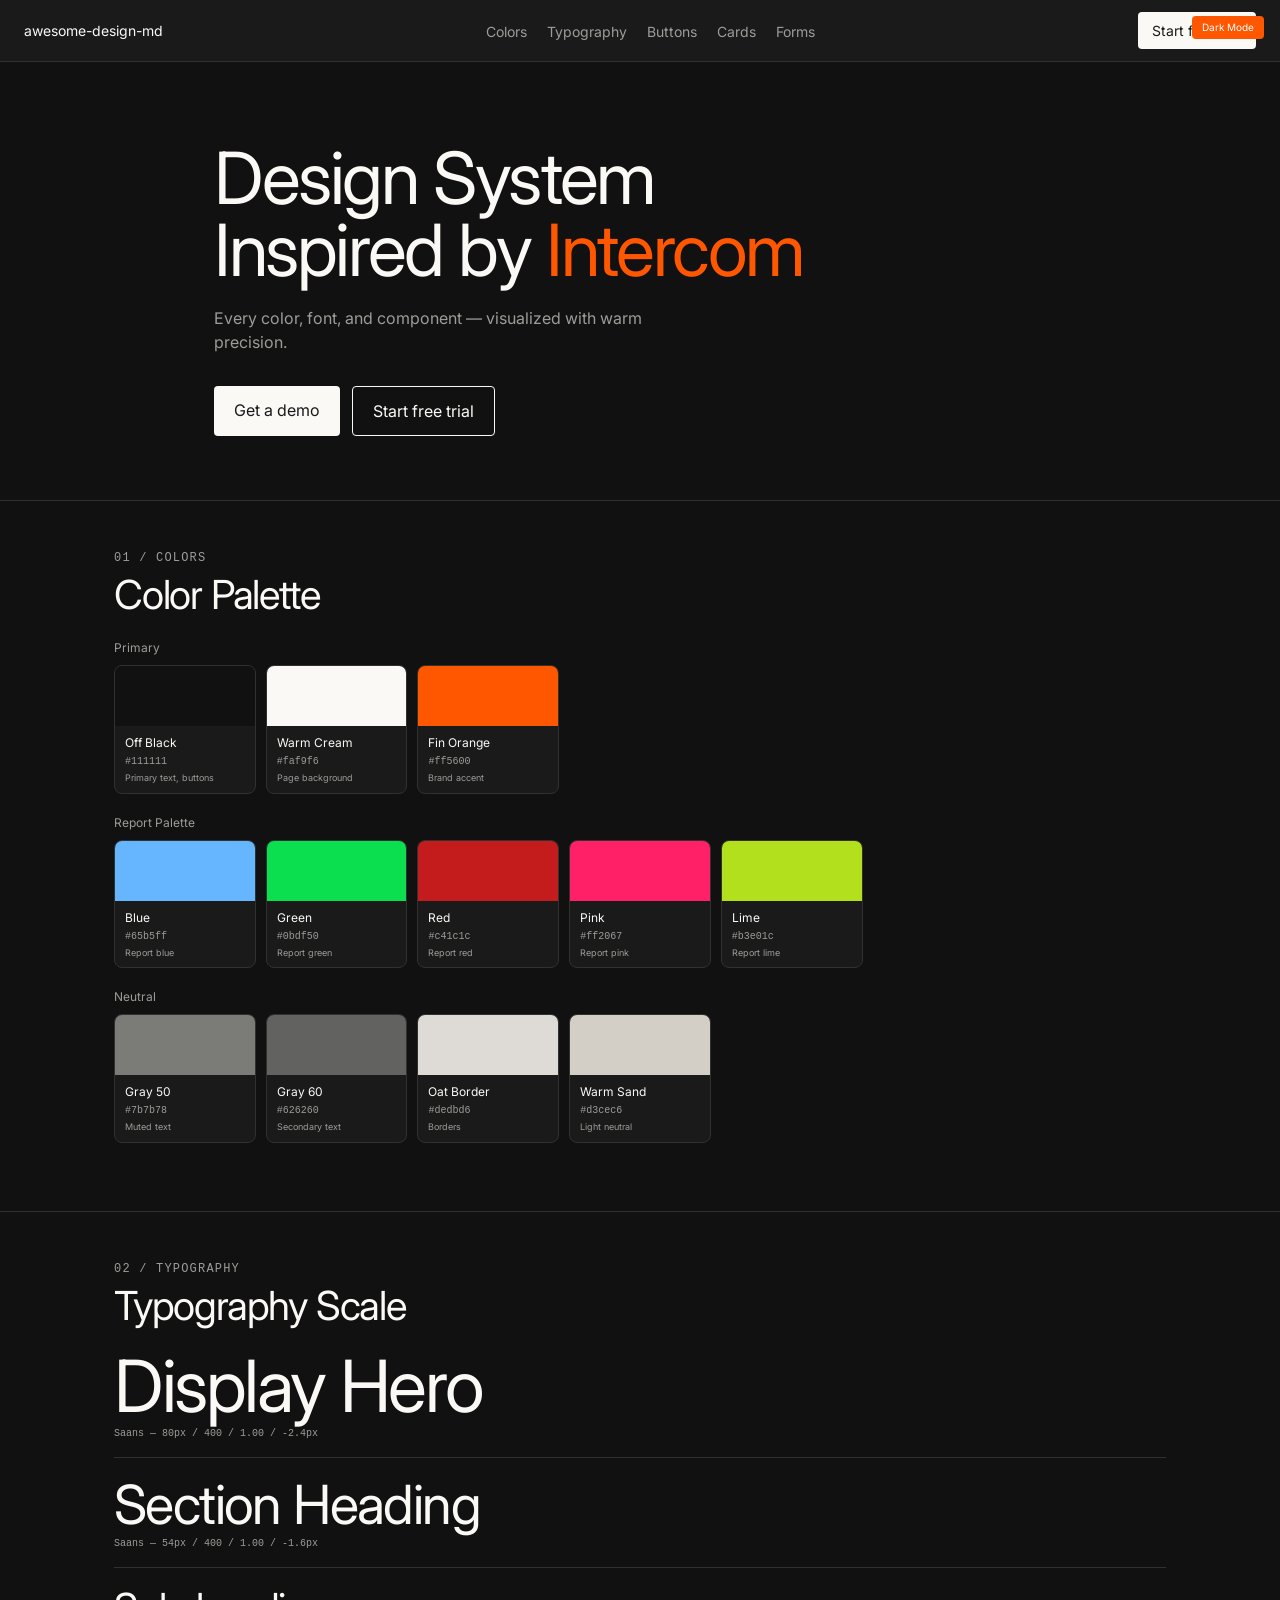
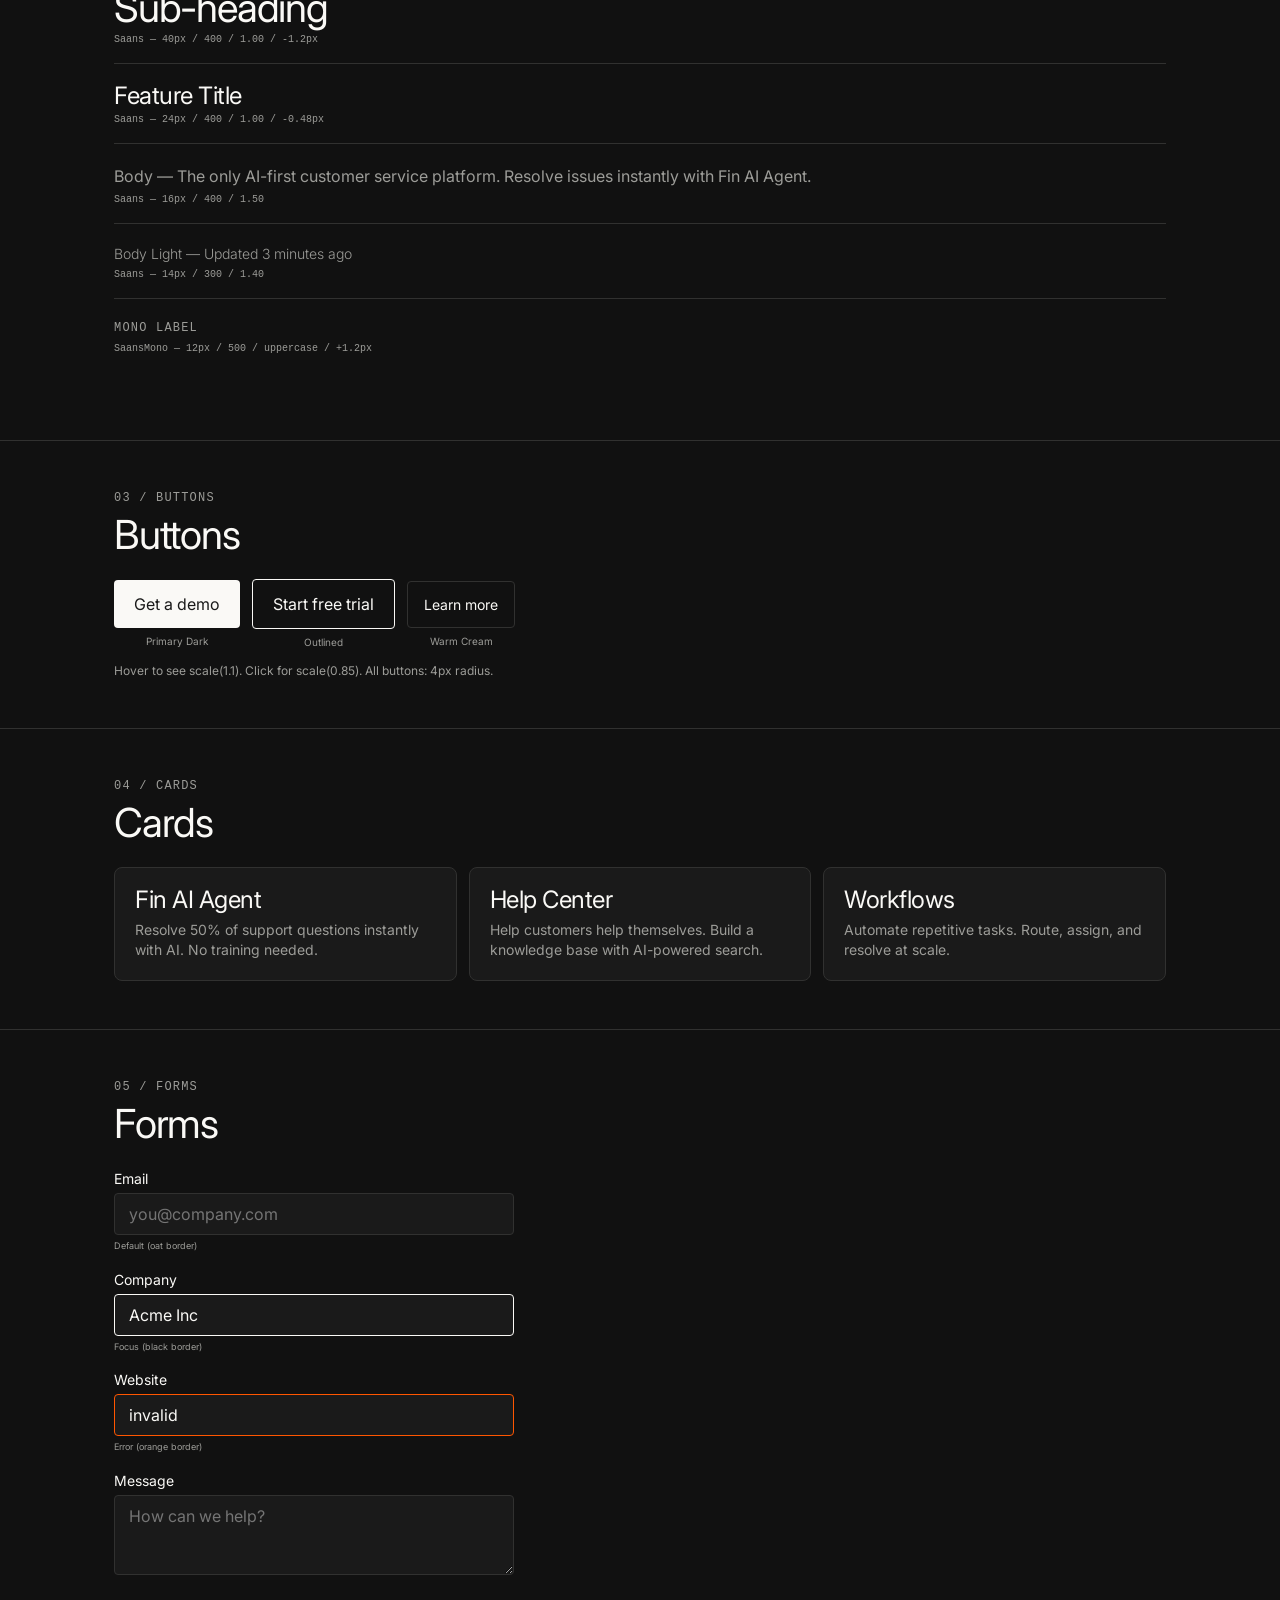
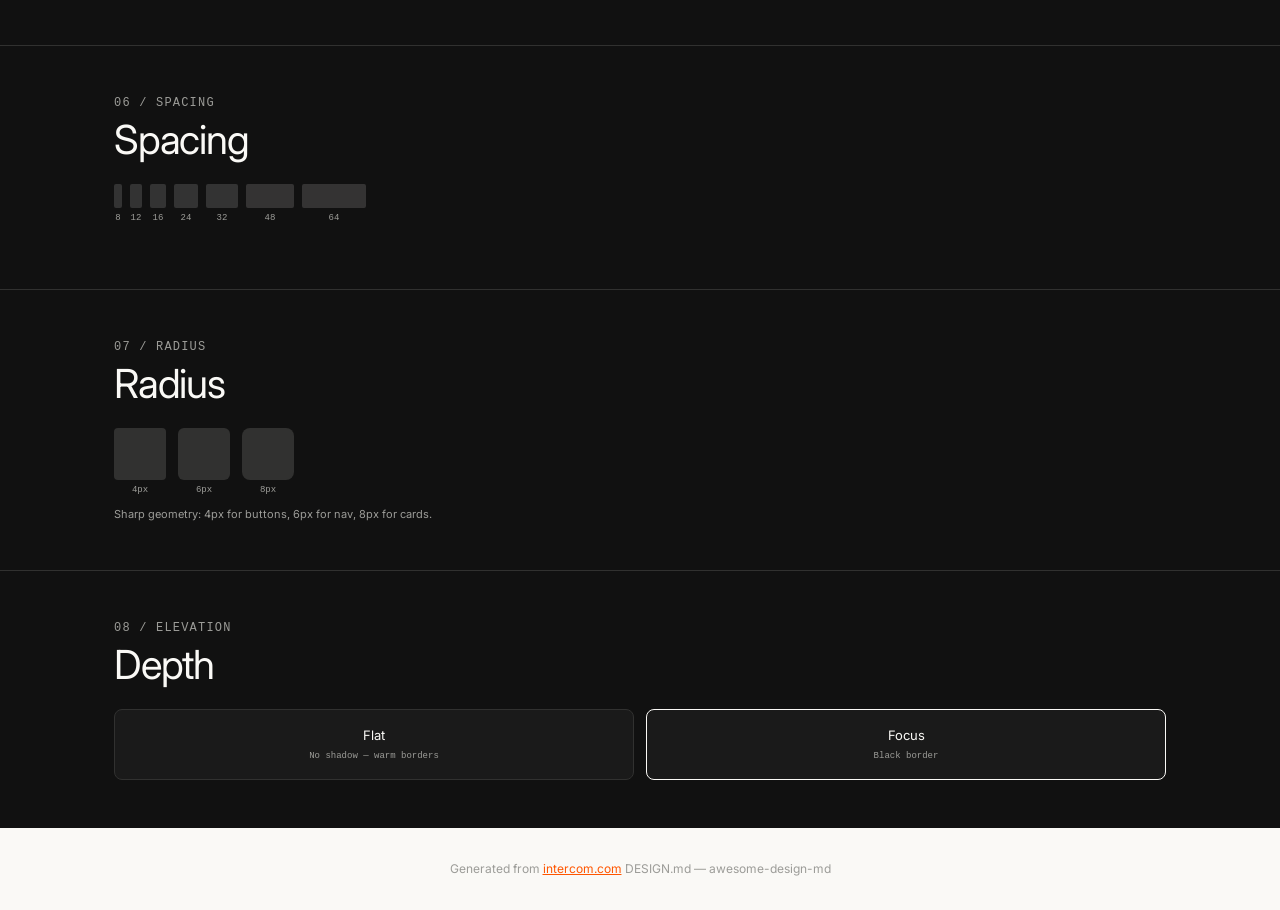
<file: reference/design-styles/intercom/preview-dark.html>
<!DOCTYPE html>
<html lang="en">
<head>
<meta charset="UTF-8">
<meta name="viewport" content="width=device-width, initial-scale=1.0">
<title>Design System Preview: Intercom (Dark)</title>
<link rel="preconnect" href="https://fonts.googleapis.com">
<link rel="preconnect" href="https://fonts.gstatic.com" crossorigin>
<link href="https://fonts.googleapis.com/css2?family=Inter:wght@300;400;700&display=swap" rel="stylesheet">
<style>
  :root { --cream:#111111; --black:#faf9f6; --white:#1a1a1a; --orange:#ff5600; --oat:#313130; --gray50:#9c9c98; --gray60:#9c9c98; --gray80:#313130; --sand:#3a3835; --font:'Inter',ui-sans-serif,system-ui,sans-serif; }
  * { margin:0; padding:0; box-sizing:border-box; }
  body { background:var(--cream); color:var(--black); font-family:var(--font); font-size:16px; line-height:1.50; -webkit-font-smoothing:antialiased; }

  .nav { position:sticky; top:0; z-index:100; display:flex; align-items:center; justify-content:space-between; padding:12px 24px; background:var(--white); border-bottom:1px solid var(--oat); }
  .nav-brand { font-size:14px; font-weight:400; color:var(--black); text-decoration:none; }
  .nav-links { display:flex; gap:20px; list-style:none; }
  .nav-links a { font-size:14px; color:var(--gray60); text-decoration:none; }
  .nav-links a:hover { color:var(--black); }
  .nav-cta { display:inline-block; background:var(--black); color:var(--white); padding:8px 14px; border-radius:4px; font-size:14px; text-decoration:none; transition:transform 0.2s; }
  .nav-cta:hover { transform:scale(1.05); }

  .hero { padding:80px 24px 64px; text-align:left; max-width:900px; margin:0 auto; }
  .hero h1 { font-size:72px; font-weight:400; line-height:1.00; letter-spacing:-2.4px; margin-bottom:20px; }
  .hero h1 span { color:var(--orange); }
  .hero p { font-size:16px; color:var(--gray60); max-width:480px; margin-bottom:32px; }
  .hero-buttons { display:flex; gap:12px; }
  .btn-dark { display:inline-block; background:var(--black); color:var(--white); padding:12px 20px; border-radius:4px; font-family:var(--font); font-size:16px; text-decoration:none; border:none; cursor:pointer; transition:all 0.2s; }
  .btn-dark:hover { background:var(--white); color:var(--black); transform:scale(1.1); }
  .btn-dark:active { transform:scale(0.85); }
  .btn-outline { display:inline-block; background:transparent; color:var(--black); padding:12px 20px; border-radius:4px; border:1px solid var(--black); font-family:var(--font); font-size:16px; text-decoration:none; cursor:pointer; transition:all 0.2s; }
  .btn-outline:hover { transform:scale(1.1); }
  .btn-cream { display:inline-block; background:var(--cream); color:var(--black); padding:12px 16px; border-radius:4px; border:1px solid var(--oat); font-family:var(--font); font-size:14px; text-decoration:none; }

  .section { padding:48px 24px; max-width:1100px; margin:0 auto; }
  .section-label { font-family:monospace; font-size:12px; text-transform:uppercase; letter-spacing:1.2px; color:var(--gray50); margin-bottom:8px; }
  .section-title { font-size:40px; font-weight:400; line-height:1.00; letter-spacing:-1.2px; margin-bottom:24px; }
  .section-divider { border:none; border-top:1px solid var(--oat); margin:0; }

  .color-grid { display:grid; grid-template-columns:repeat(auto-fill, minmax(140px,1fr)); gap:10px; margin-bottom:20px; }
  .color-swatch { border-radius:8px; overflow:hidden; border:1px solid var(--oat); background:var(--white); }
  .color-swatch-block { height:60px; }
  .color-swatch-info { padding:8px 10px; }
  .color-swatch-name { font-size:12px; font-weight:400; margin-bottom:2px; }
  .color-swatch-hex { font-size:10px; color:var(--gray50); font-family:monospace; }
  .color-swatch-role { font-size:9px; color:var(--gray50); margin-top:2px; }
  .color-group-label { font-size:12px; color:var(--gray60); margin:20px 0 8px; }

  .type-sample { margin-bottom:20px; padding-bottom:16px; border-bottom:1px solid var(--oat); }
  .type-sample:last-child { border-bottom:none; }
  .type-meta { font-family:monospace; font-size:10px; color:var(--gray50); margin-top:4px; }

  .button-row { display:flex; gap:12px; flex-wrap:wrap; align-items:center; }
  .button-item { text-align:center; }
  .button-label { font-size:10px; color:var(--gray50); margin-top:6px; }

  .card-grid { display:grid; grid-template-columns:repeat(auto-fit, minmax(280px,1fr)); gap:12px; }
  .card { background:var(--white); border:1px solid var(--oat); border-radius:8px; padding:20px; }
  .card h3 { font-size:24px; font-weight:400; letter-spacing:-0.48px; line-height:1.00; margin-bottom:8px; }
  .card p { font-size:14px; color:var(--gray60); line-height:1.43; }

  .form-group { margin-bottom:16px; max-width:400px; }
  .form-label { display:block; font-size:14px; margin-bottom:4px; }
  .form-input { width:100%; background:var(--white); color:var(--black); border:1px solid var(--oat); padding:10px 14px; border-radius:4px; font-family:var(--font); font-size:16px; outline:none; }
  .form-input:focus { border-color:var(--black); }
  .form-input--focus { border-color:var(--black); }
  .form-input--error { border-color:var(--orange); }
  .form-textarea { width:100%; min-height:80px; background:var(--white); color:var(--black); border:1px solid var(--oat); padding:10px 14px; border-radius:4px; font-family:var(--font); font-size:16px; resize:vertical; outline:none; }
  .form-state-label { font-size:9px; color:var(--gray50); margin-top:4px; }

  .spacing-row { display:flex; align-items:flex-end; gap:8px; flex-wrap:wrap; margin-bottom:16px; }
  .spacing-item { text-align:center; }
  .spacing-block { background:var(--black); border-radius:2px; margin-bottom:4px; height:24px; opacity:0.15; }
  .spacing-value { font-family:monospace; font-size:9px; color:var(--gray50); }

  .radius-row { display:flex; gap:12px; flex-wrap:wrap; align-items:center; }
  .radius-item { text-align:center; }
  .radius-box { width:52px; height:52px; background:var(--oat); margin-bottom:4px; }
  .radius-label { font-family:monospace; font-size:9px; color:var(--gray50); }

  .elevation-grid { display:grid; grid-template-columns:repeat(auto-fit, minmax(200px,1fr)); gap:12px; }
  .elevation-card { background:var(--white); border:1px solid var(--oat); border-radius:8px; padding:16px; text-align:center; }
  .elevation-label { font-size:13px; margin-bottom:4px; }
  .elevation-desc { font-family:monospace; font-size:9px; color:var(--gray50); }

  .footer { padding:32px; text-align:center; background:var(--black); color:var(--gray50); font-size:12px; }
  .footer a { color:var(--orange); text-decoration:underline; }

  @media (max-width:768px) { .hero h1 { font-size:44px; letter-spacing:-1.32px; } .nav-links { display:none; } .section { padding:32px 16px; } .card-grid { grid-template-columns:1fr; } }
</style>
</head>
<body>

<nav class="nav"><a class="nav-brand" href="#">awesome-design-md</a><ul class="nav-links"><li><a href="#colors">Colors</a></li><li><a href="#typography">Typography</a></li><li><a href="#buttons">Buttons</a></li><li><a href="#cards">Cards</a></li><li><a href="#forms">Forms</a></li></ul><a class="nav-cta" href="#">Start free trial</a></nav>
<div style="position:fixed;top:16px;right:16px;z-index:200;background:#ff5600;color:#ffffff;font-size:10px;font-weight:400;padding:4px 10px;border-radius:4px;">Dark Mode</div>

<section class="hero"><h1>Design System<br>Inspired by <span>Intercom</span></h1><p>Every color, font, and component — visualized with warm precision.</p><div class="hero-buttons"><a class="btn-dark" href="#">Get a demo</a><a class="btn-outline" href="#">Start free trial</a></div></section>

<hr class="section-divider">

<section class="section" id="colors"><div class="section-label">01 / Colors</div><h2 class="section-title">Color Palette</h2>
<div class="color-group-label">Primary</div>
<div class="color-grid">
<div class="color-swatch"><div class="color-swatch-block" style="background:#111111"></div><div class="color-swatch-info"><div class="color-swatch-name">Off Black</div><div class="color-swatch-hex">#111111</div><div class="color-swatch-role">Primary text, buttons</div></div></div>
<div class="color-swatch"><div class="color-swatch-block" style="background:#faf9f6"></div><div class="color-swatch-info"><div class="color-swatch-name">Warm Cream</div><div class="color-swatch-hex">#faf9f6</div><div class="color-swatch-role">Page background</div></div></div>
<div class="color-swatch"><div class="color-swatch-block" style="background:#ff5600"></div><div class="color-swatch-info"><div class="color-swatch-name">Fin Orange</div><div class="color-swatch-hex">#ff5600</div><div class="color-swatch-role">Brand accent</div></div></div>
</div>
<div class="color-group-label">Report Palette</div>
<div class="color-grid">
<div class="color-swatch"><div class="color-swatch-block" style="background:#65b5ff"></div><div class="color-swatch-info"><div class="color-swatch-name">Blue</div><div class="color-swatch-hex">#65b5ff</div><div class="color-swatch-role">Report blue</div></div></div>
<div class="color-swatch"><div class="color-swatch-block" style="background:#0bdf50"></div><div class="color-swatch-info"><div class="color-swatch-name">Green</div><div class="color-swatch-hex">#0bdf50</div><div class="color-swatch-role">Report green</div></div></div>
<div class="color-swatch"><div class="color-swatch-block" style="background:#c41c1c"></div><div class="color-swatch-info"><div class="color-swatch-name">Red</div><div class="color-swatch-hex">#c41c1c</div><div class="color-swatch-role">Report red</div></div></div>
<div class="color-swatch"><div class="color-swatch-block" style="background:#ff2067"></div><div class="color-swatch-info"><div class="color-swatch-name">Pink</div><div class="color-swatch-hex">#ff2067</div><div class="color-swatch-role">Report pink</div></div></div>
<div class="color-swatch"><div class="color-swatch-block" style="background:#b3e01c"></div><div class="color-swatch-info"><div class="color-swatch-name">Lime</div><div class="color-swatch-hex">#b3e01c</div><div class="color-swatch-role">Report lime</div></div></div>
</div>
<div class="color-group-label">Neutral</div>
<div class="color-grid">
<div class="color-swatch"><div class="color-swatch-block" style="background:#7b7b78"></div><div class="color-swatch-info"><div class="color-swatch-name">Gray 50</div><div class="color-swatch-hex">#7b7b78</div><div class="color-swatch-role">Muted text</div></div></div>
<div class="color-swatch"><div class="color-swatch-block" style="background:#626260"></div><div class="color-swatch-info"><div class="color-swatch-name">Gray 60</div><div class="color-swatch-hex">#626260</div><div class="color-swatch-role">Secondary text</div></div></div>
<div class="color-swatch"><div class="color-swatch-block" style="background:#dedbd6"></div><div class="color-swatch-info"><div class="color-swatch-name">Oat Border</div><div class="color-swatch-hex">#dedbd6</div><div class="color-swatch-role">Borders</div></div></div>
<div class="color-swatch"><div class="color-swatch-block" style="background:#d3cec6"></div><div class="color-swatch-info"><div class="color-swatch-name">Warm Sand</div><div class="color-swatch-hex">#d3cec6</div><div class="color-swatch-role">Light neutral</div></div></div>
</div></section>

<hr class="section-divider">

<section class="section" id="typography"><div class="section-label">02 / Typography</div><h2 class="section-title">Typography Scale</h2>
<div class="type-sample"><div style="font-size:72px; font-weight:400; line-height:1.00; letter-spacing:-2.4px;">Display Hero</div><div class="type-meta">Saans — 80px / 400 / 1.00 / -2.4px</div></div>
<div class="type-sample"><div style="font-size:54px; font-weight:400; line-height:1.00; letter-spacing:-1.6px;">Section Heading</div><div class="type-meta">Saans — 54px / 400 / 1.00 / -1.6px</div></div>
<div class="type-sample"><div style="font-size:40px; font-weight:400; line-height:1.00; letter-spacing:-1.2px;">Sub-heading</div><div class="type-meta">Saans — 40px / 400 / 1.00 / -1.2px</div></div>
<div class="type-sample"><div style="font-size:24px; font-weight:400; line-height:1.00; letter-spacing:-0.48px;">Feature Title</div><div class="type-meta">Saans — 24px / 400 / 1.00 / -0.48px</div></div>
<div class="type-sample"><div style="font-size:16px; font-weight:400; line-height:1.50; color:var(--gray60);">Body — The only AI-first customer service platform. Resolve issues instantly with Fin AI Agent.</div><div class="type-meta">Saans — 16px / 400 / 1.50</div></div>
<div class="type-sample"><div style="font-size:14px; font-weight:300; line-height:1.40; color:var(--gray50);">Body Light — Updated 3 minutes ago</div><div class="type-meta">Saans — 14px / 300 / 1.40</div></div>
<div class="type-sample"><div style="font-family:monospace; font-size:12px; text-transform:uppercase; letter-spacing:1.2px; color:var(--gray50);">MONO LABEL</div><div class="type-meta">SaansMono — 12px / 500 / uppercase / +1.2px</div></div>
</section>

<hr class="section-divider">

<section class="section" id="buttons"><div class="section-label">03 / Buttons</div><h2 class="section-title">Buttons</h2>
<div class="button-row">
<div class="button-item"><a class="btn-dark" href="#">Get a demo</a><div class="button-label">Primary Dark</div></div>
<div class="button-item"><a class="btn-outline" href="#">Start free trial</a><div class="button-label">Outlined</div></div>
<div class="button-item"><a class="btn-cream" href="#">Learn more</a><div class="button-label">Warm Cream</div></div>
</div>
<p style="font-size:12px; color:var(--gray50); margin-top:12px;">Hover to see scale(1.1). Click for scale(0.85). All buttons: 4px radius.</p>
</section>

<hr class="section-divider">

<section class="section" id="cards"><div class="section-label">04 / Cards</div><h2 class="section-title">Cards</h2>
<div class="card-grid">
<div class="card"><h3>Fin AI Agent</h3><p>Resolve 50% of support questions instantly with AI. No training needed.</p></div>
<div class="card"><h3>Help Center</h3><p>Help customers help themselves. Build a knowledge base with AI-powered search.</p></div>
<div class="card"><h3>Workflows</h3><p>Automate repetitive tasks. Route, assign, and resolve at scale.</p></div>
</div></section>

<hr class="section-divider">

<section class="section" id="forms"><div class="section-label">05 / Forms</div><h2 class="section-title">Forms</h2>
<div class="form-group"><label class="form-label">Email</label><input class="form-input" type="email" placeholder="you@company.com"><div class="form-state-label">Default (oat border)</div></div>
<div class="form-group"><label class="form-label">Company</label><input class="form-input form-input--focus" type="text" value="Acme Inc"><div class="form-state-label">Focus (black border)</div></div>
<div class="form-group"><label class="form-label">Website</label><input class="form-input form-input--error" type="text" value="invalid"><div class="form-state-label">Error (orange border)</div></div>
<div class="form-group"><label class="form-label">Message</label><textarea class="form-textarea" placeholder="How can we help?"></textarea></div>
</section>

<hr class="section-divider">

<section class="section"><div class="section-label">06 / Spacing</div><h2 class="section-title">Spacing</h2>
<div class="spacing-row"><div class="spacing-item"><div class="spacing-block" style="width:8px"></div><div class="spacing-value">8</div></div><div class="spacing-item"><div class="spacing-block" style="width:12px"></div><div class="spacing-value">12</div></div><div class="spacing-item"><div class="spacing-block" style="width:16px"></div><div class="spacing-value">16</div></div><div class="spacing-item"><div class="spacing-block" style="width:24px"></div><div class="spacing-value">24</div></div><div class="spacing-item"><div class="spacing-block" style="width:32px"></div><div class="spacing-value">32</div></div><div class="spacing-item"><div class="spacing-block" style="width:48px"></div><div class="spacing-value">48</div></div><div class="spacing-item"><div class="spacing-block" style="width:64px"></div><div class="spacing-value">64</div></div></div></section>

<hr class="section-divider">

<section class="section"><div class="section-label">07 / Radius</div><h2 class="section-title">Radius</h2>
<div class="radius-row"><div class="radius-item"><div class="radius-box" style="border-radius:4px"></div><div class="radius-label">4px</div></div><div class="radius-item"><div class="radius-box" style="border-radius:6px"></div><div class="radius-label">6px</div></div><div class="radius-item"><div class="radius-box" style="border-radius:8px"></div><div class="radius-label">8px</div></div></div>
<p style="font-size:11px; color:var(--gray50); margin-top:8px;">Sharp geometry: 4px for buttons, 6px for nav, 8px for cards.</p>
</section>

<hr class="section-divider">

<section class="section"><div class="section-label">08 / Elevation</div><h2 class="section-title">Depth</h2>
<div class="elevation-grid"><div class="elevation-card"><div class="elevation-label">Flat</div><div class="elevation-desc">No shadow — warm borders</div></div><div class="elevation-card" style="border-color:var(--black);"><div class="elevation-label">Focus</div><div class="elevation-desc">Black border</div></div></div></section>

<footer class="footer">Generated from <a href="https://www.intercom.com/">intercom.com</a> DESIGN.md — awesome-design-md</footer>

</body>
</html>
</file>
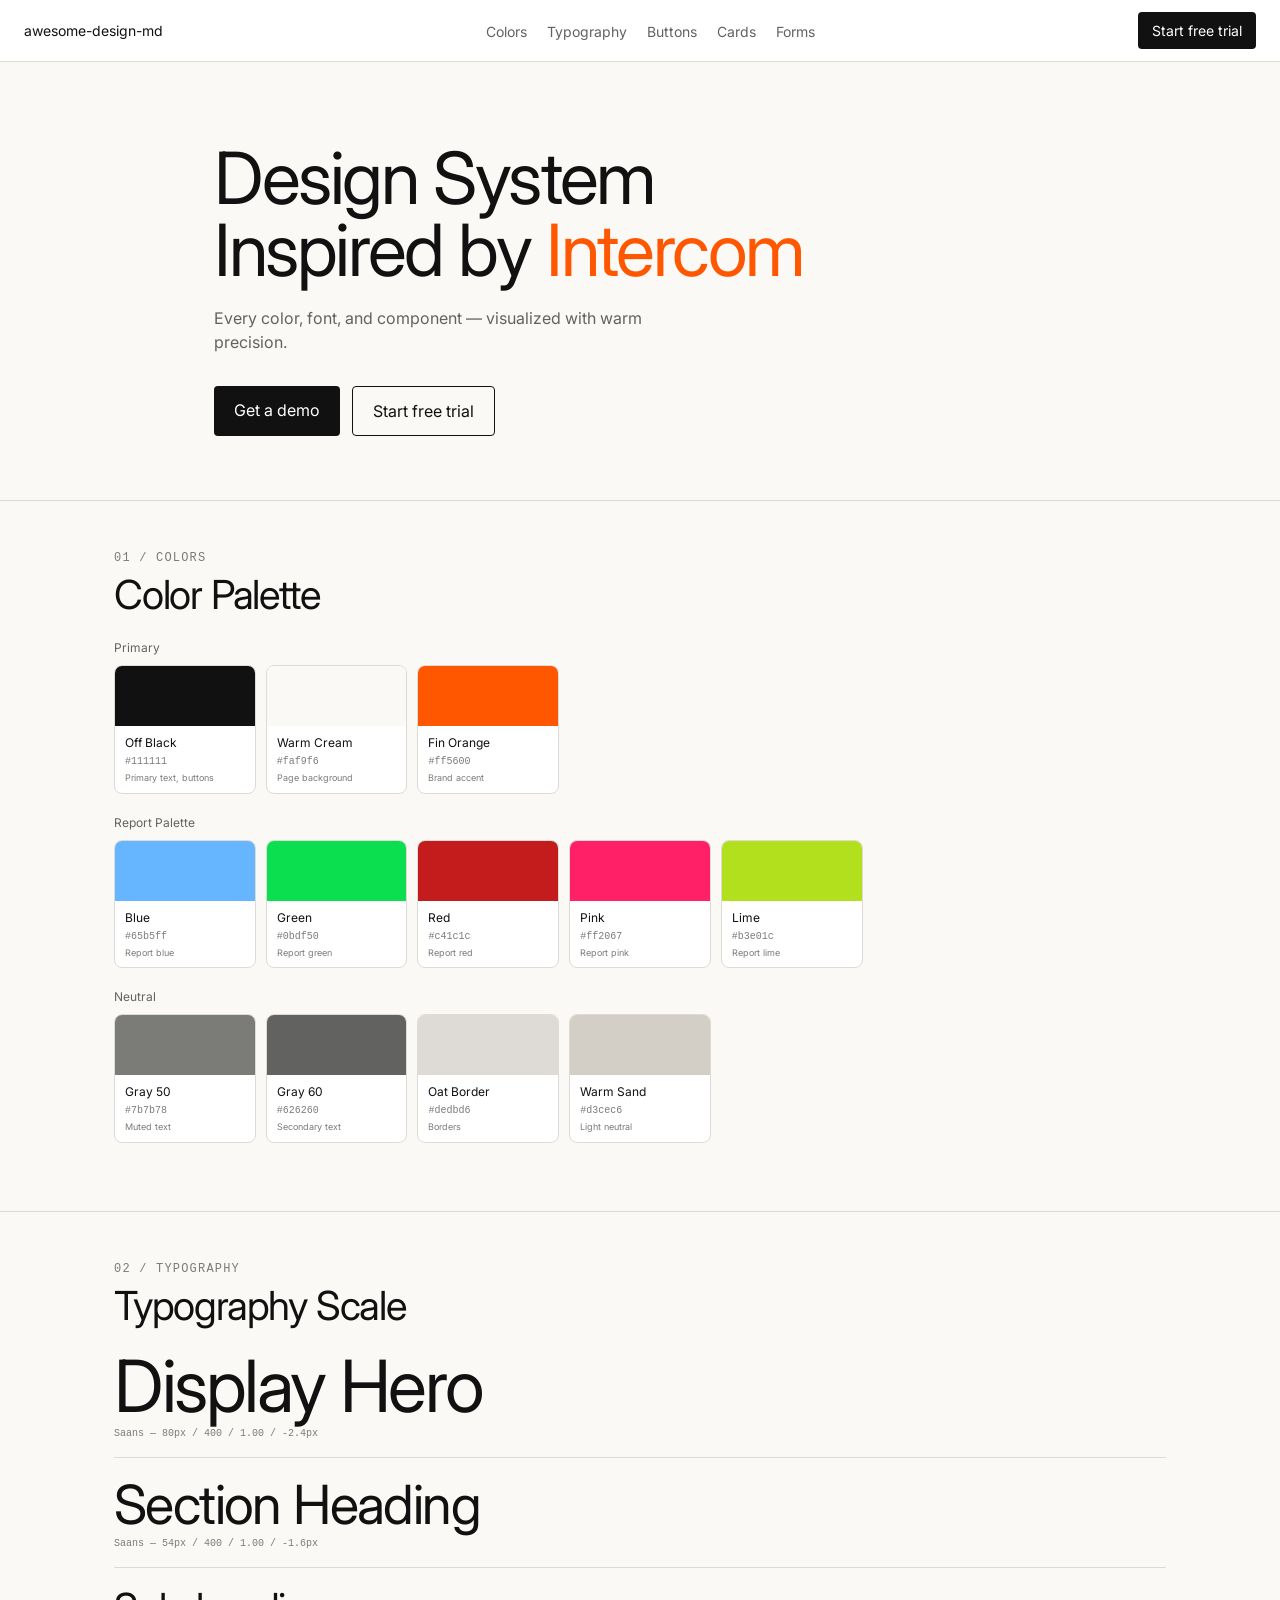
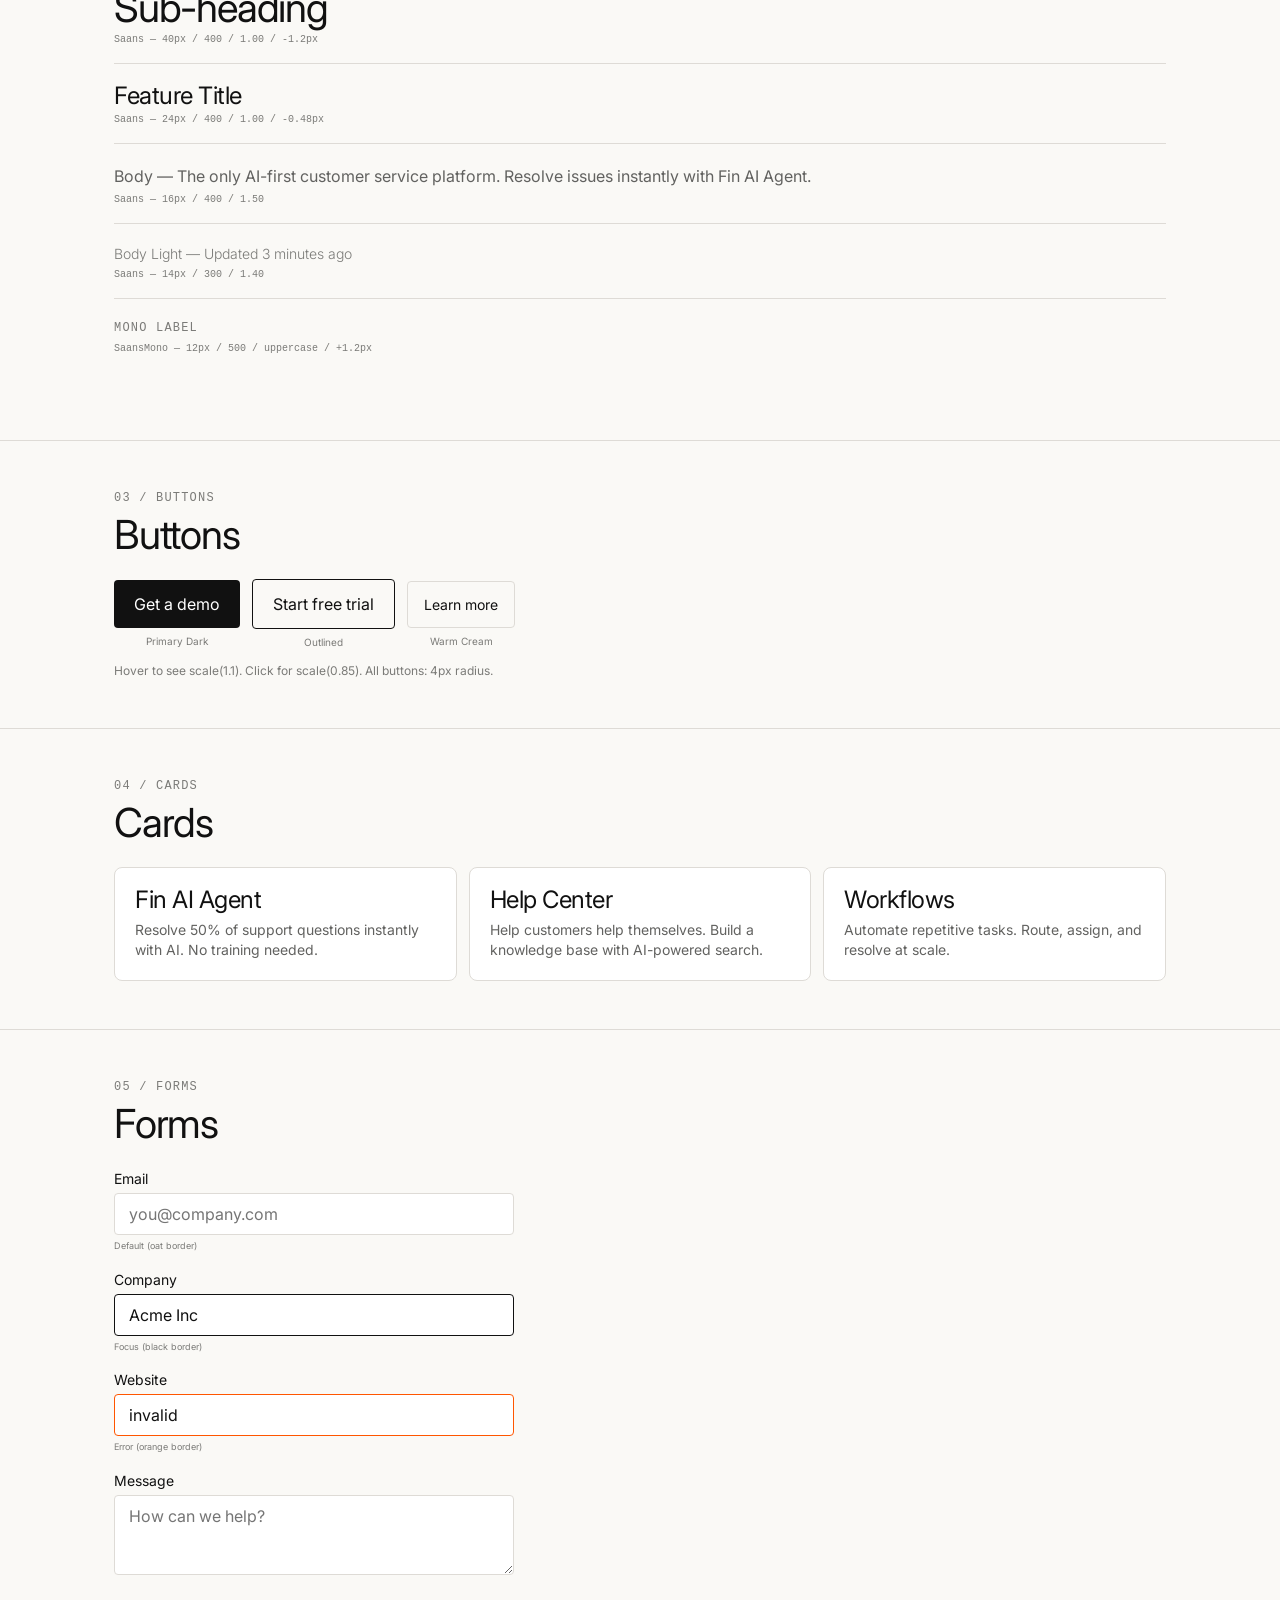
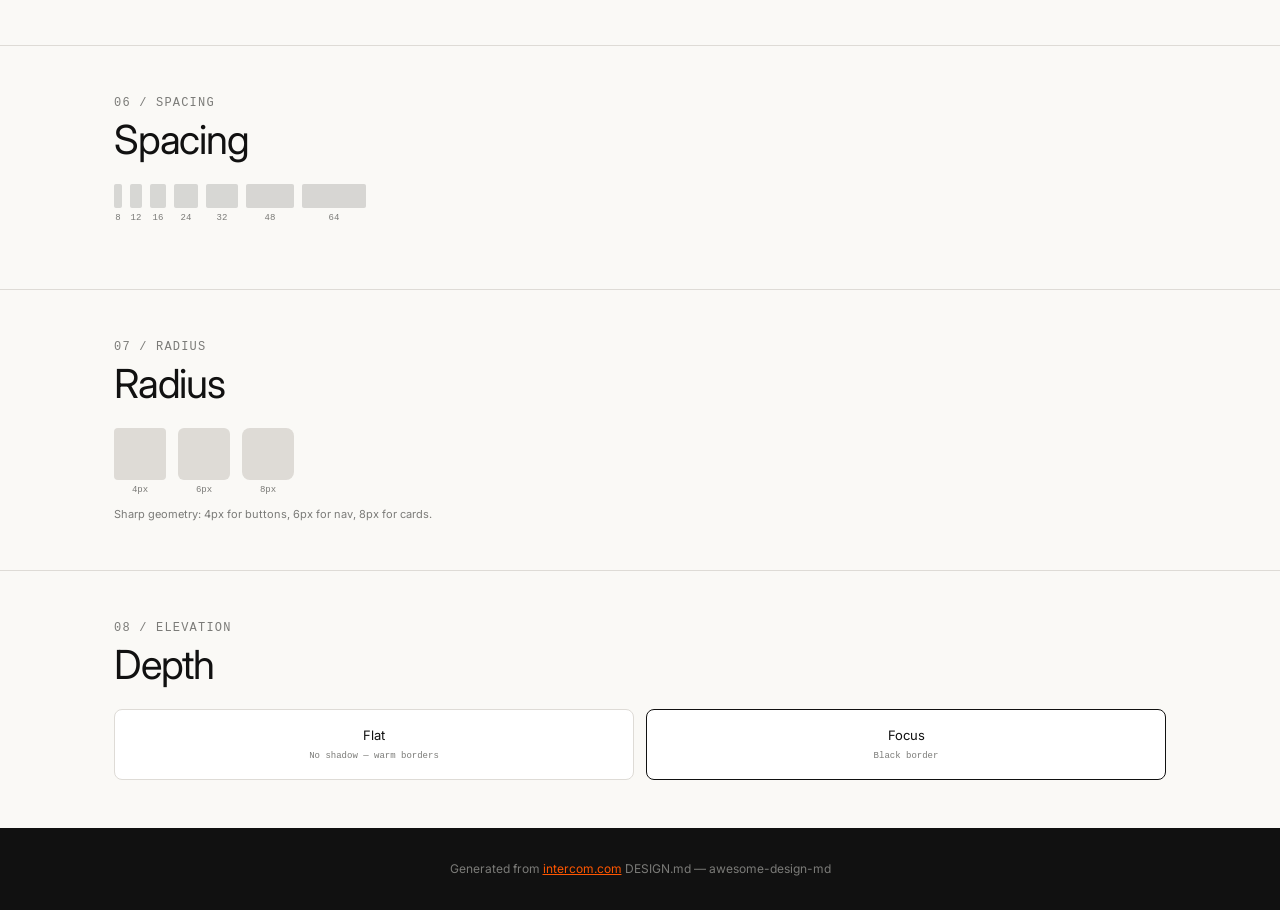
<file: reference/design-styles/intercom/preview.html>
<!DOCTYPE html>
<html lang="en">
<head>
<meta charset="UTF-8">
<meta name="viewport" content="width=device-width, initial-scale=1.0">
<title>Design System Preview: Intercom (Light)</title>
<link rel="preconnect" href="https://fonts.googleapis.com">
<link rel="preconnect" href="https://fonts.gstatic.com" crossorigin>
<link href="https://fonts.googleapis.com/css2?family=Inter:wght@300;400;700&display=swap" rel="stylesheet">
<style>
  :root { --cream:#faf9f6; --black:#111111; --white:#ffffff; --orange:#ff5600; --oat:#dedbd6; --gray50:#7b7b78; --gray60:#626260; --gray80:#313130; --sand:#d3cec6; --font:'Inter',ui-sans-serif,system-ui,sans-serif; }
  * { margin:0; padding:0; box-sizing:border-box; }
  body { background:var(--cream); color:var(--black); font-family:var(--font); font-size:16px; line-height:1.50; -webkit-font-smoothing:antialiased; }

  .nav { position:sticky; top:0; z-index:100; display:flex; align-items:center; justify-content:space-between; padding:12px 24px; background:var(--white); border-bottom:1px solid var(--oat); }
  .nav-brand { font-size:14px; font-weight:400; color:var(--black); text-decoration:none; }
  .nav-links { display:flex; gap:20px; list-style:none; }
  .nav-links a { font-size:14px; color:var(--gray60); text-decoration:none; }
  .nav-links a:hover { color:var(--black); }
  .nav-cta { display:inline-block; background:var(--black); color:var(--white); padding:8px 14px; border-radius:4px; font-size:14px; text-decoration:none; transition:transform 0.2s; }
  .nav-cta:hover { transform:scale(1.05); }

  .hero { padding:80px 24px 64px; text-align:left; max-width:900px; margin:0 auto; }
  .hero h1 { font-size:72px; font-weight:400; line-height:1.00; letter-spacing:-2.4px; margin-bottom:20px; }
  .hero h1 span { color:var(--orange); }
  .hero p { font-size:16px; color:var(--gray60); max-width:480px; margin-bottom:32px; }
  .hero-buttons { display:flex; gap:12px; }
  .btn-dark { display:inline-block; background:var(--black); color:var(--white); padding:12px 20px; border-radius:4px; font-family:var(--font); font-size:16px; text-decoration:none; border:none; cursor:pointer; transition:all 0.2s; }
  .btn-dark:hover { background:var(--white); color:var(--black); transform:scale(1.1); }
  .btn-dark:active { transform:scale(0.85); }
  .btn-outline { display:inline-block; background:transparent; color:var(--black); padding:12px 20px; border-radius:4px; border:1px solid var(--black); font-family:var(--font); font-size:16px; text-decoration:none; cursor:pointer; transition:all 0.2s; }
  .btn-outline:hover { transform:scale(1.1); }
  .btn-cream { display:inline-block; background:var(--cream); color:var(--black); padding:12px 16px; border-radius:4px; border:1px solid var(--oat); font-family:var(--font); font-size:14px; text-decoration:none; }

  .section { padding:48px 24px; max-width:1100px; margin:0 auto; }
  .section-label { font-family:monospace; font-size:12px; text-transform:uppercase; letter-spacing:1.2px; color:var(--gray50); margin-bottom:8px; }
  .section-title { font-size:40px; font-weight:400; line-height:1.00; letter-spacing:-1.2px; margin-bottom:24px; }
  .section-divider { border:none; border-top:1px solid var(--oat); margin:0; }

  .color-grid { display:grid; grid-template-columns:repeat(auto-fill, minmax(140px,1fr)); gap:10px; margin-bottom:20px; }
  .color-swatch { border-radius:8px; overflow:hidden; border:1px solid var(--oat); background:var(--white); }
  .color-swatch-block { height:60px; }
  .color-swatch-info { padding:8px 10px; }
  .color-swatch-name { font-size:12px; font-weight:400; margin-bottom:2px; }
  .color-swatch-hex { font-size:10px; color:var(--gray50); font-family:monospace; }
  .color-swatch-role { font-size:9px; color:var(--gray50); margin-top:2px; }
  .color-group-label { font-size:12px; color:var(--gray60); margin:20px 0 8px; }

  .type-sample { margin-bottom:20px; padding-bottom:16px; border-bottom:1px solid var(--oat); }
  .type-sample:last-child { border-bottom:none; }
  .type-meta { font-family:monospace; font-size:10px; color:var(--gray50); margin-top:4px; }

  .button-row { display:flex; gap:12px; flex-wrap:wrap; align-items:center; }
  .button-item { text-align:center; }
  .button-label { font-size:10px; color:var(--gray50); margin-top:6px; }

  .card-grid { display:grid; grid-template-columns:repeat(auto-fit, minmax(280px,1fr)); gap:12px; }
  .card { background:var(--white); border:1px solid var(--oat); border-radius:8px; padding:20px; }
  .card h3 { font-size:24px; font-weight:400; letter-spacing:-0.48px; line-height:1.00; margin-bottom:8px; }
  .card p { font-size:14px; color:var(--gray60); line-height:1.43; }

  .form-group { margin-bottom:16px; max-width:400px; }
  .form-label { display:block; font-size:14px; margin-bottom:4px; }
  .form-input { width:100%; background:var(--white); color:var(--black); border:1px solid var(--oat); padding:10px 14px; border-radius:4px; font-family:var(--font); font-size:16px; outline:none; }
  .form-input:focus { border-color:var(--black); }
  .form-input--focus { border-color:var(--black); }
  .form-input--error { border-color:var(--orange); }
  .form-textarea { width:100%; min-height:80px; background:var(--white); color:var(--black); border:1px solid var(--oat); padding:10px 14px; border-radius:4px; font-family:var(--font); font-size:16px; resize:vertical; outline:none; }
  .form-state-label { font-size:9px; color:var(--gray50); margin-top:4px; }

  .spacing-row { display:flex; align-items:flex-end; gap:8px; flex-wrap:wrap; margin-bottom:16px; }
  .spacing-item { text-align:center; }
  .spacing-block { background:var(--black); border-radius:2px; margin-bottom:4px; height:24px; opacity:0.15; }
  .spacing-value { font-family:monospace; font-size:9px; color:var(--gray50); }

  .radius-row { display:flex; gap:12px; flex-wrap:wrap; align-items:center; }
  .radius-item { text-align:center; }
  .radius-box { width:52px; height:52px; background:var(--oat); margin-bottom:4px; }
  .radius-label { font-family:monospace; font-size:9px; color:var(--gray50); }

  .elevation-grid { display:grid; grid-template-columns:repeat(auto-fit, minmax(200px,1fr)); gap:12px; }
  .elevation-card { background:var(--white); border:1px solid var(--oat); border-radius:8px; padding:16px; text-align:center; }
  .elevation-label { font-size:13px; margin-bottom:4px; }
  .elevation-desc { font-family:monospace; font-size:9px; color:var(--gray50); }

  .footer { padding:32px; text-align:center; background:var(--black); color:var(--gray50); font-size:12px; }
  .footer a { color:var(--orange); text-decoration:underline; }

  @media (max-width:768px) { .hero h1 { font-size:44px; letter-spacing:-1.32px; } .nav-links { display:none; } .section { padding:32px 16px; } .card-grid { grid-template-columns:1fr; } }
</style>
</head>
<body>

<nav class="nav"><a class="nav-brand" href="#">awesome-design-md</a><ul class="nav-links"><li><a href="#colors">Colors</a></li><li><a href="#typography">Typography</a></li><li><a href="#buttons">Buttons</a></li><li><a href="#cards">Cards</a></li><li><a href="#forms">Forms</a></li></ul><a class="nav-cta" href="#">Start free trial</a></nav>

<section class="hero"><h1>Design System<br>Inspired by <span>Intercom</span></h1><p>Every color, font, and component — visualized with warm precision.</p><div class="hero-buttons"><a class="btn-dark" href="#">Get a demo</a><a class="btn-outline" href="#">Start free trial</a></div></section>

<hr class="section-divider">

<section class="section" id="colors"><div class="section-label">01 / Colors</div><h2 class="section-title">Color Palette</h2>
<div class="color-group-label">Primary</div>
<div class="color-grid">
<div class="color-swatch"><div class="color-swatch-block" style="background:#111111"></div><div class="color-swatch-info"><div class="color-swatch-name">Off Black</div><div class="color-swatch-hex">#111111</div><div class="color-swatch-role">Primary text, buttons</div></div></div>
<div class="color-swatch"><div class="color-swatch-block" style="background:#faf9f6"></div><div class="color-swatch-info"><div class="color-swatch-name">Warm Cream</div><div class="color-swatch-hex">#faf9f6</div><div class="color-swatch-role">Page background</div></div></div>
<div class="color-swatch"><div class="color-swatch-block" style="background:#ff5600"></div><div class="color-swatch-info"><div class="color-swatch-name">Fin Orange</div><div class="color-swatch-hex">#ff5600</div><div class="color-swatch-role">Brand accent</div></div></div>
</div>
<div class="color-group-label">Report Palette</div>
<div class="color-grid">
<div class="color-swatch"><div class="color-swatch-block" style="background:#65b5ff"></div><div class="color-swatch-info"><div class="color-swatch-name">Blue</div><div class="color-swatch-hex">#65b5ff</div><div class="color-swatch-role">Report blue</div></div></div>
<div class="color-swatch"><div class="color-swatch-block" style="background:#0bdf50"></div><div class="color-swatch-info"><div class="color-swatch-name">Green</div><div class="color-swatch-hex">#0bdf50</div><div class="color-swatch-role">Report green</div></div></div>
<div class="color-swatch"><div class="color-swatch-block" style="background:#c41c1c"></div><div class="color-swatch-info"><div class="color-swatch-name">Red</div><div class="color-swatch-hex">#c41c1c</div><div class="color-swatch-role">Report red</div></div></div>
<div class="color-swatch"><div class="color-swatch-block" style="background:#ff2067"></div><div class="color-swatch-info"><div class="color-swatch-name">Pink</div><div class="color-swatch-hex">#ff2067</div><div class="color-swatch-role">Report pink</div></div></div>
<div class="color-swatch"><div class="color-swatch-block" style="background:#b3e01c"></div><div class="color-swatch-info"><div class="color-swatch-name">Lime</div><div class="color-swatch-hex">#b3e01c</div><div class="color-swatch-role">Report lime</div></div></div>
</div>
<div class="color-group-label">Neutral</div>
<div class="color-grid">
<div class="color-swatch"><div class="color-swatch-block" style="background:#7b7b78"></div><div class="color-swatch-info"><div class="color-swatch-name">Gray 50</div><div class="color-swatch-hex">#7b7b78</div><div class="color-swatch-role">Muted text</div></div></div>
<div class="color-swatch"><div class="color-swatch-block" style="background:#626260"></div><div class="color-swatch-info"><div class="color-swatch-name">Gray 60</div><div class="color-swatch-hex">#626260</div><div class="color-swatch-role">Secondary text</div></div></div>
<div class="color-swatch"><div class="color-swatch-block" style="background:#dedbd6"></div><div class="color-swatch-info"><div class="color-swatch-name">Oat Border</div><div class="color-swatch-hex">#dedbd6</div><div class="color-swatch-role">Borders</div></div></div>
<div class="color-swatch"><div class="color-swatch-block" style="background:#d3cec6"></div><div class="color-swatch-info"><div class="color-swatch-name">Warm Sand</div><div class="color-swatch-hex">#d3cec6</div><div class="color-swatch-role">Light neutral</div></div></div>
</div></section>

<hr class="section-divider">

<section class="section" id="typography"><div class="section-label">02 / Typography</div><h2 class="section-title">Typography Scale</h2>
<div class="type-sample"><div style="font-size:72px; font-weight:400; line-height:1.00; letter-spacing:-2.4px;">Display Hero</div><div class="type-meta">Saans — 80px / 400 / 1.00 / -2.4px</div></div>
<div class="type-sample"><div style="font-size:54px; font-weight:400; line-height:1.00; letter-spacing:-1.6px;">Section Heading</div><div class="type-meta">Saans — 54px / 400 / 1.00 / -1.6px</div></div>
<div class="type-sample"><div style="font-size:40px; font-weight:400; line-height:1.00; letter-spacing:-1.2px;">Sub-heading</div><div class="type-meta">Saans — 40px / 400 / 1.00 / -1.2px</div></div>
<div class="type-sample"><div style="font-size:24px; font-weight:400; line-height:1.00; letter-spacing:-0.48px;">Feature Title</div><div class="type-meta">Saans — 24px / 400 / 1.00 / -0.48px</div></div>
<div class="type-sample"><div style="font-size:16px; font-weight:400; line-height:1.50; color:var(--gray60);">Body — The only AI-first customer service platform. Resolve issues instantly with Fin AI Agent.</div><div class="type-meta">Saans — 16px / 400 / 1.50</div></div>
<div class="type-sample"><div style="font-size:14px; font-weight:300; line-height:1.40; color:var(--gray50);">Body Light — Updated 3 minutes ago</div><div class="type-meta">Saans — 14px / 300 / 1.40</div></div>
<div class="type-sample"><div style="font-family:monospace; font-size:12px; text-transform:uppercase; letter-spacing:1.2px; color:var(--gray50);">MONO LABEL</div><div class="type-meta">SaansMono — 12px / 500 / uppercase / +1.2px</div></div>
</section>

<hr class="section-divider">

<section class="section" id="buttons"><div class="section-label">03 / Buttons</div><h2 class="section-title">Buttons</h2>
<div class="button-row">
<div class="button-item"><a class="btn-dark" href="#">Get a demo</a><div class="button-label">Primary Dark</div></div>
<div class="button-item"><a class="btn-outline" href="#">Start free trial</a><div class="button-label">Outlined</div></div>
<div class="button-item"><a class="btn-cream" href="#">Learn more</a><div class="button-label">Warm Cream</div></div>
</div>
<p style="font-size:12px; color:var(--gray50); margin-top:12px;">Hover to see scale(1.1). Click for scale(0.85). All buttons: 4px radius.</p>
</section>

<hr class="section-divider">

<section class="section" id="cards"><div class="section-label">04 / Cards</div><h2 class="section-title">Cards</h2>
<div class="card-grid">
<div class="card"><h3>Fin AI Agent</h3><p>Resolve 50% of support questions instantly with AI. No training needed.</p></div>
<div class="card"><h3>Help Center</h3><p>Help customers help themselves. Build a knowledge base with AI-powered search.</p></div>
<div class="card"><h3>Workflows</h3><p>Automate repetitive tasks. Route, assign, and resolve at scale.</p></div>
</div></section>

<hr class="section-divider">

<section class="section" id="forms"><div class="section-label">05 / Forms</div><h2 class="section-title">Forms</h2>
<div class="form-group"><label class="form-label">Email</label><input class="form-input" type="email" placeholder="you@company.com"><div class="form-state-label">Default (oat border)</div></div>
<div class="form-group"><label class="form-label">Company</label><input class="form-input form-input--focus" type="text" value="Acme Inc"><div class="form-state-label">Focus (black border)</div></div>
<div class="form-group"><label class="form-label">Website</label><input class="form-input form-input--error" type="text" value="invalid"><div class="form-state-label">Error (orange border)</div></div>
<div class="form-group"><label class="form-label">Message</label><textarea class="form-textarea" placeholder="How can we help?"></textarea></div>
</section>

<hr class="section-divider">

<section class="section"><div class="section-label">06 / Spacing</div><h2 class="section-title">Spacing</h2>
<div class="spacing-row"><div class="spacing-item"><div class="spacing-block" style="width:8px"></div><div class="spacing-value">8</div></div><div class="spacing-item"><div class="spacing-block" style="width:12px"></div><div class="spacing-value">12</div></div><div class="spacing-item"><div class="spacing-block" style="width:16px"></div><div class="spacing-value">16</div></div><div class="spacing-item"><div class="spacing-block" style="width:24px"></div><div class="spacing-value">24</div></div><div class="spacing-item"><div class="spacing-block" style="width:32px"></div><div class="spacing-value">32</div></div><div class="spacing-item"><div class="spacing-block" style="width:48px"></div><div class="spacing-value">48</div></div><div class="spacing-item"><div class="spacing-block" style="width:64px"></div><div class="spacing-value">64</div></div></div></section>

<hr class="section-divider">

<section class="section"><div class="section-label">07 / Radius</div><h2 class="section-title">Radius</h2>
<div class="radius-row"><div class="radius-item"><div class="radius-box" style="border-radius:4px"></div><div class="radius-label">4px</div></div><div class="radius-item"><div class="radius-box" style="border-radius:6px"></div><div class="radius-label">6px</div></div><div class="radius-item"><div class="radius-box" style="border-radius:8px"></div><div class="radius-label">8px</div></div></div>
<p style="font-size:11px; color:var(--gray50); margin-top:8px;">Sharp geometry: 4px for buttons, 6px for nav, 8px for cards.</p>
</section>

<hr class="section-divider">

<section class="section"><div class="section-label">08 / Elevation</div><h2 class="section-title">Depth</h2>
<div class="elevation-grid"><div class="elevation-card"><div class="elevation-label">Flat</div><div class="elevation-desc">No shadow — warm borders</div></div><div class="elevation-card" style="border-color:var(--black);"><div class="elevation-label">Focus</div><div class="elevation-desc">Black border</div></div></div></section>

<footer class="footer">Generated from <a href="https://www.intercom.com/">intercom.com</a> DESIGN.md — awesome-design-md</footer>

</body>
</html>
</file>
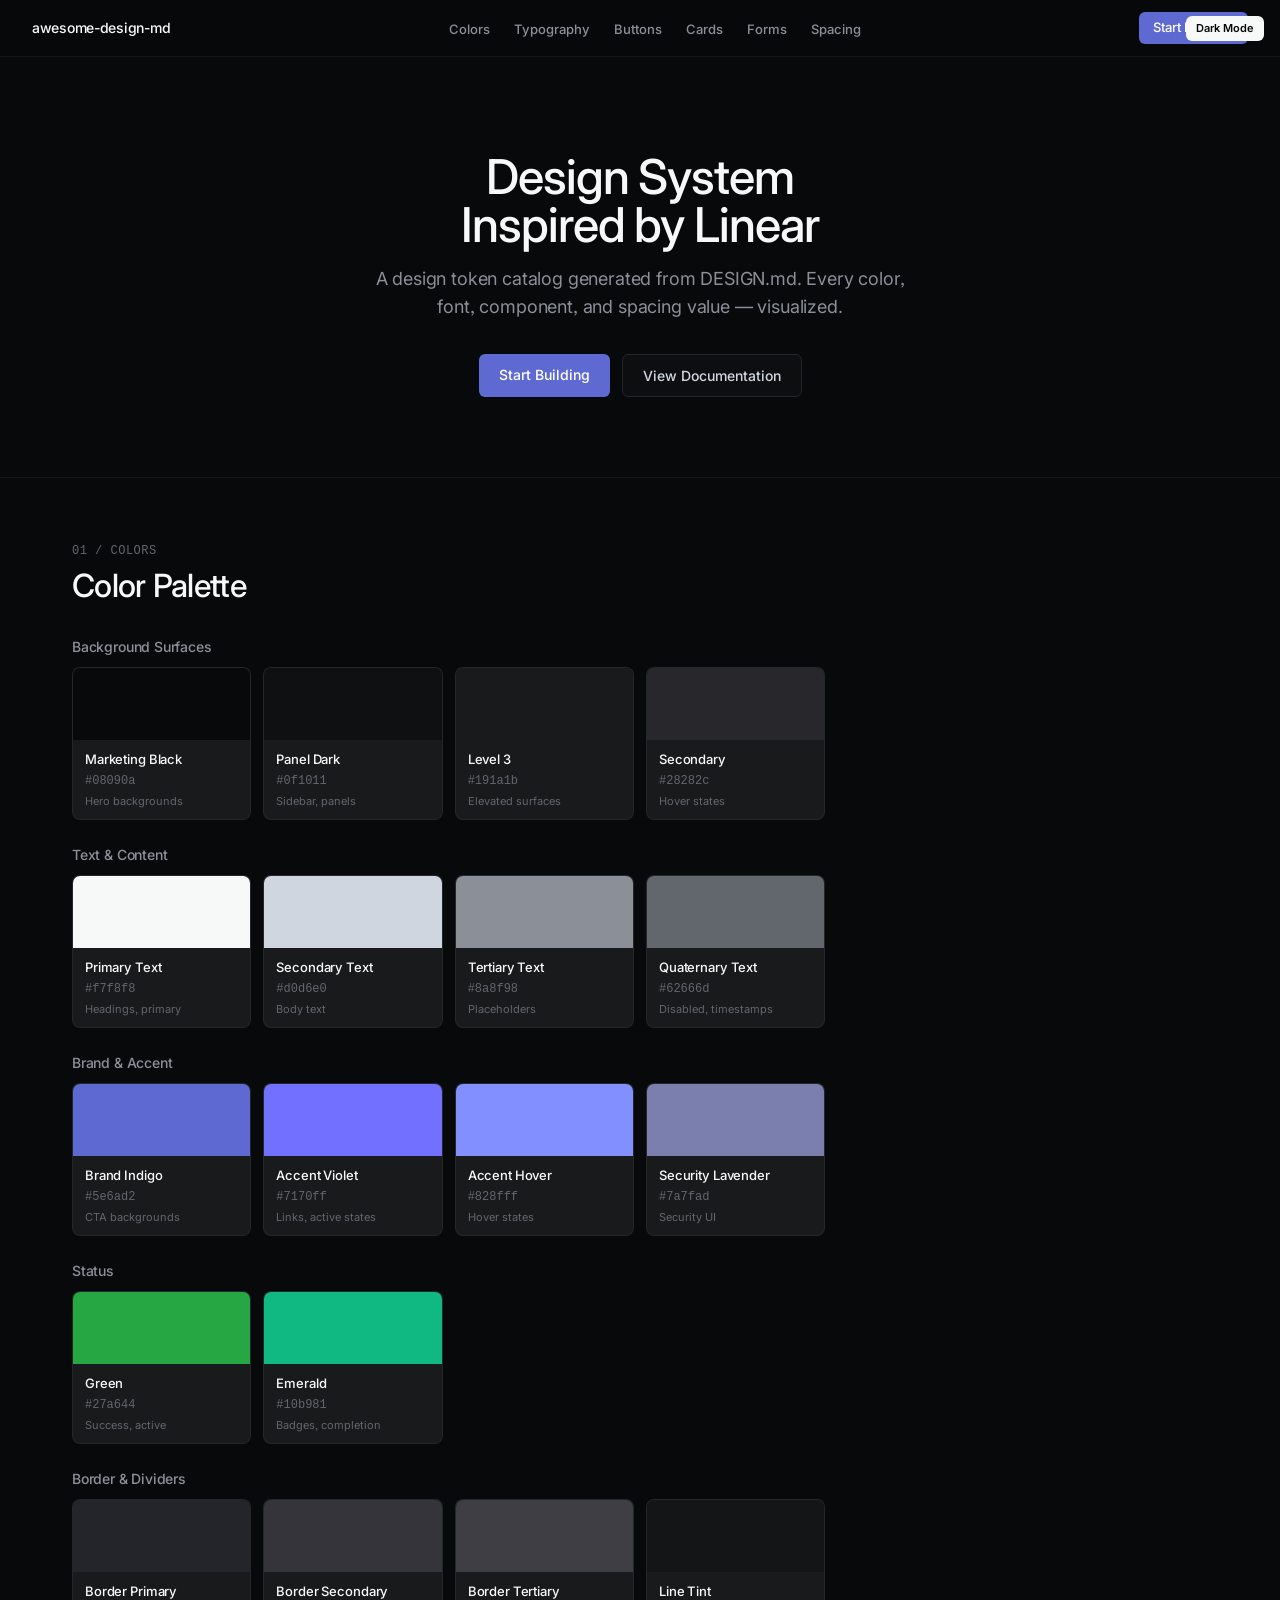
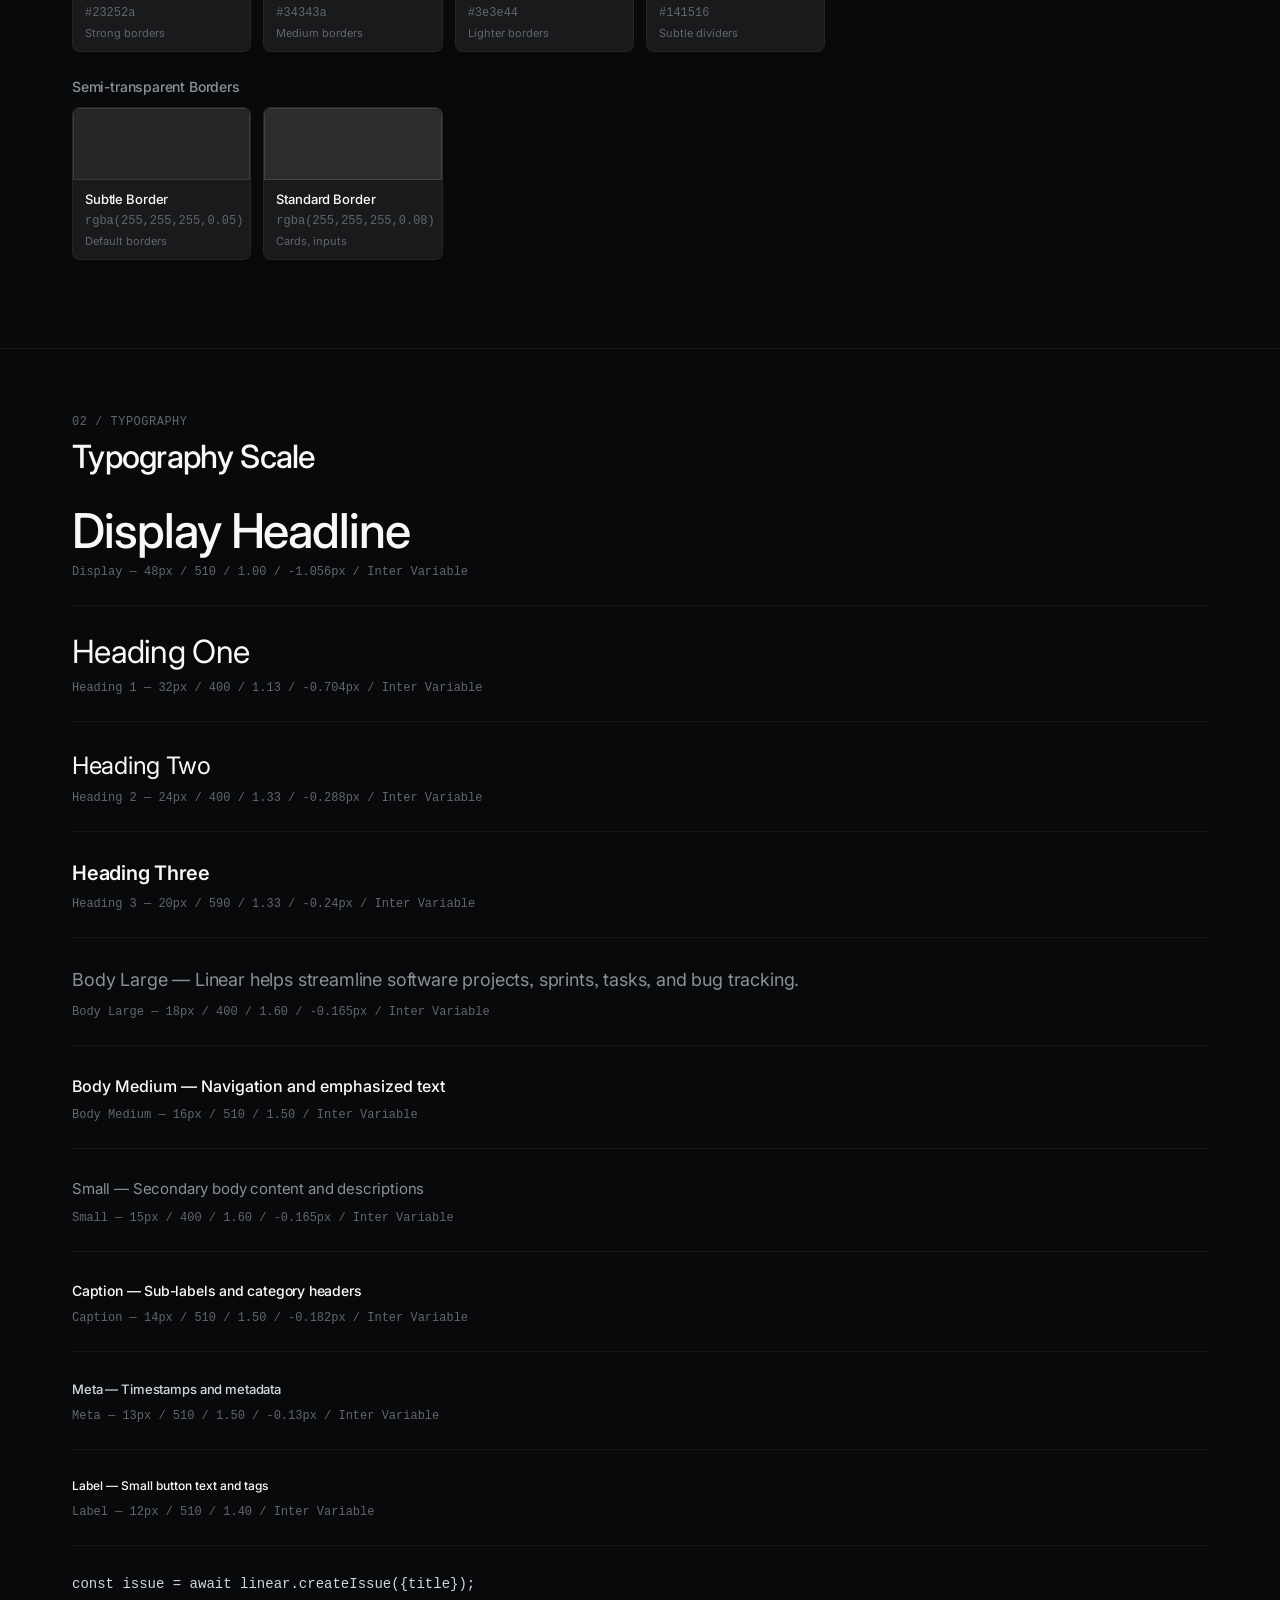
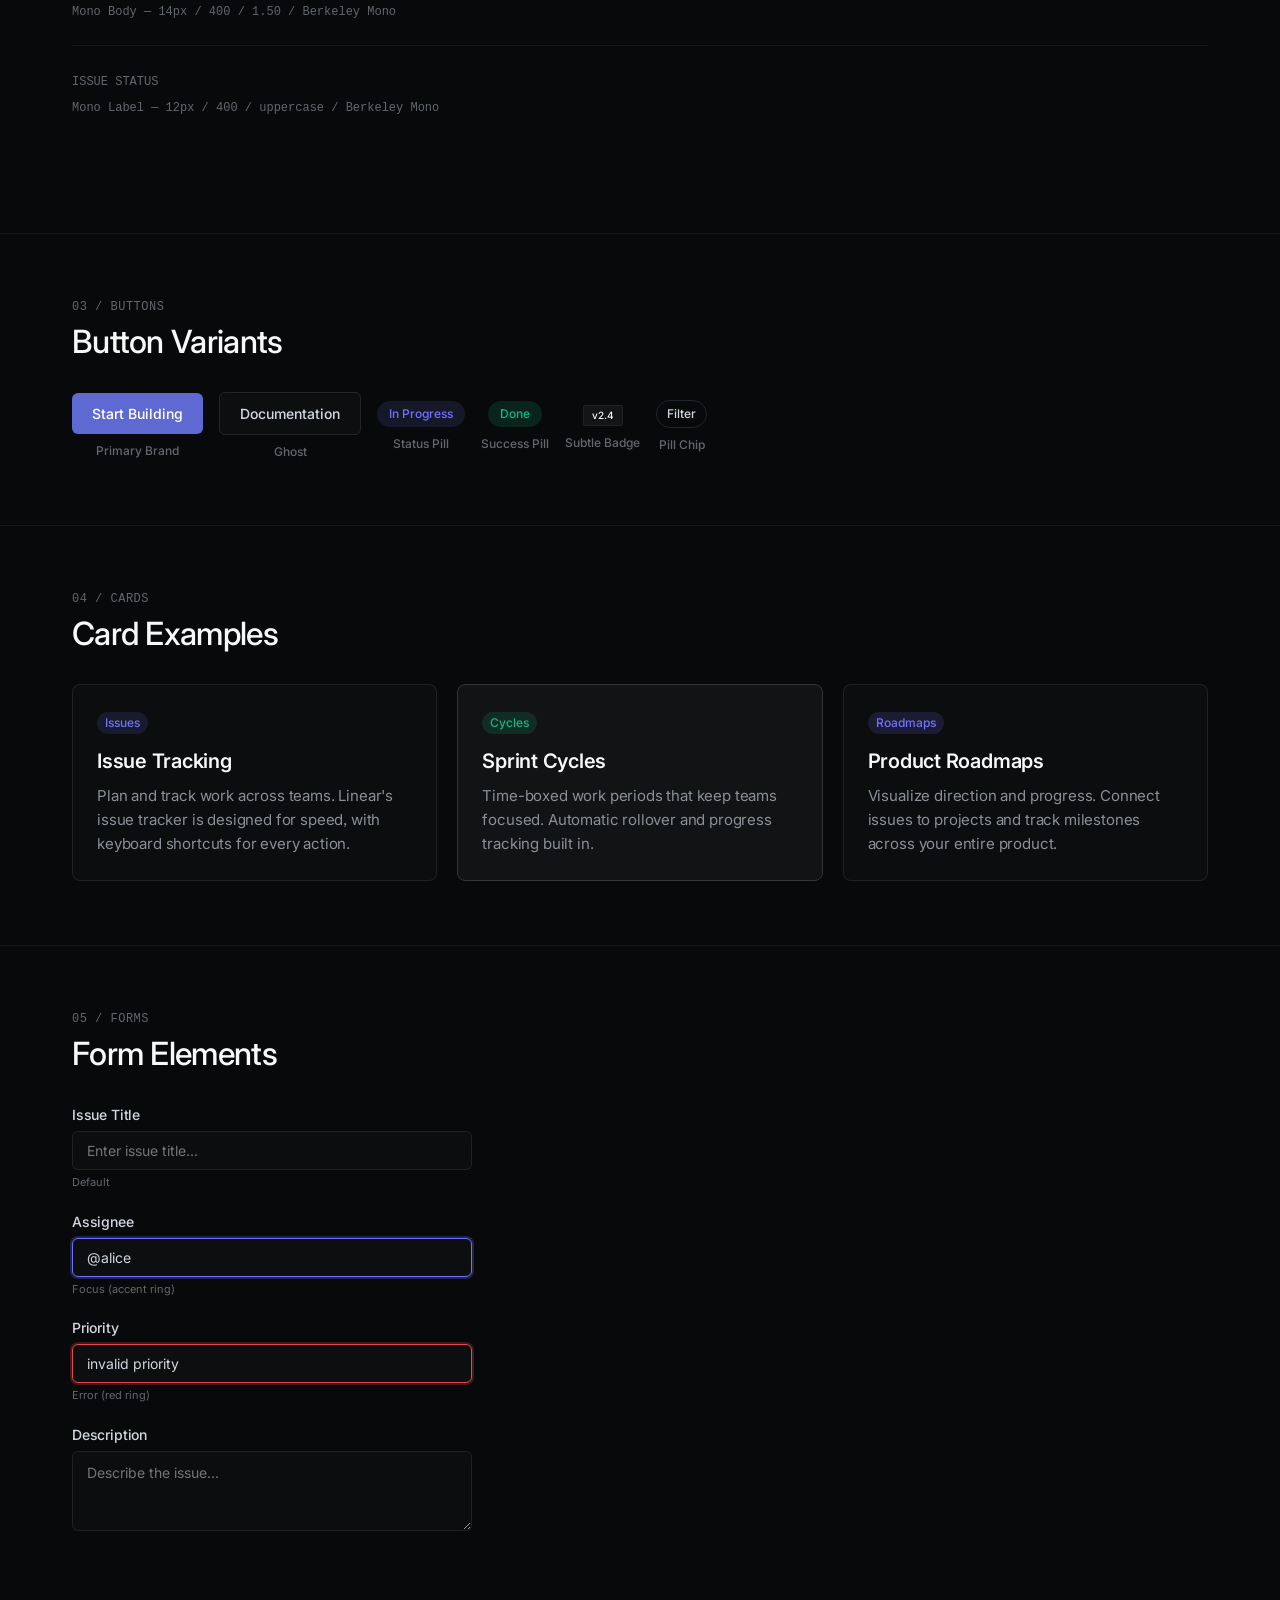
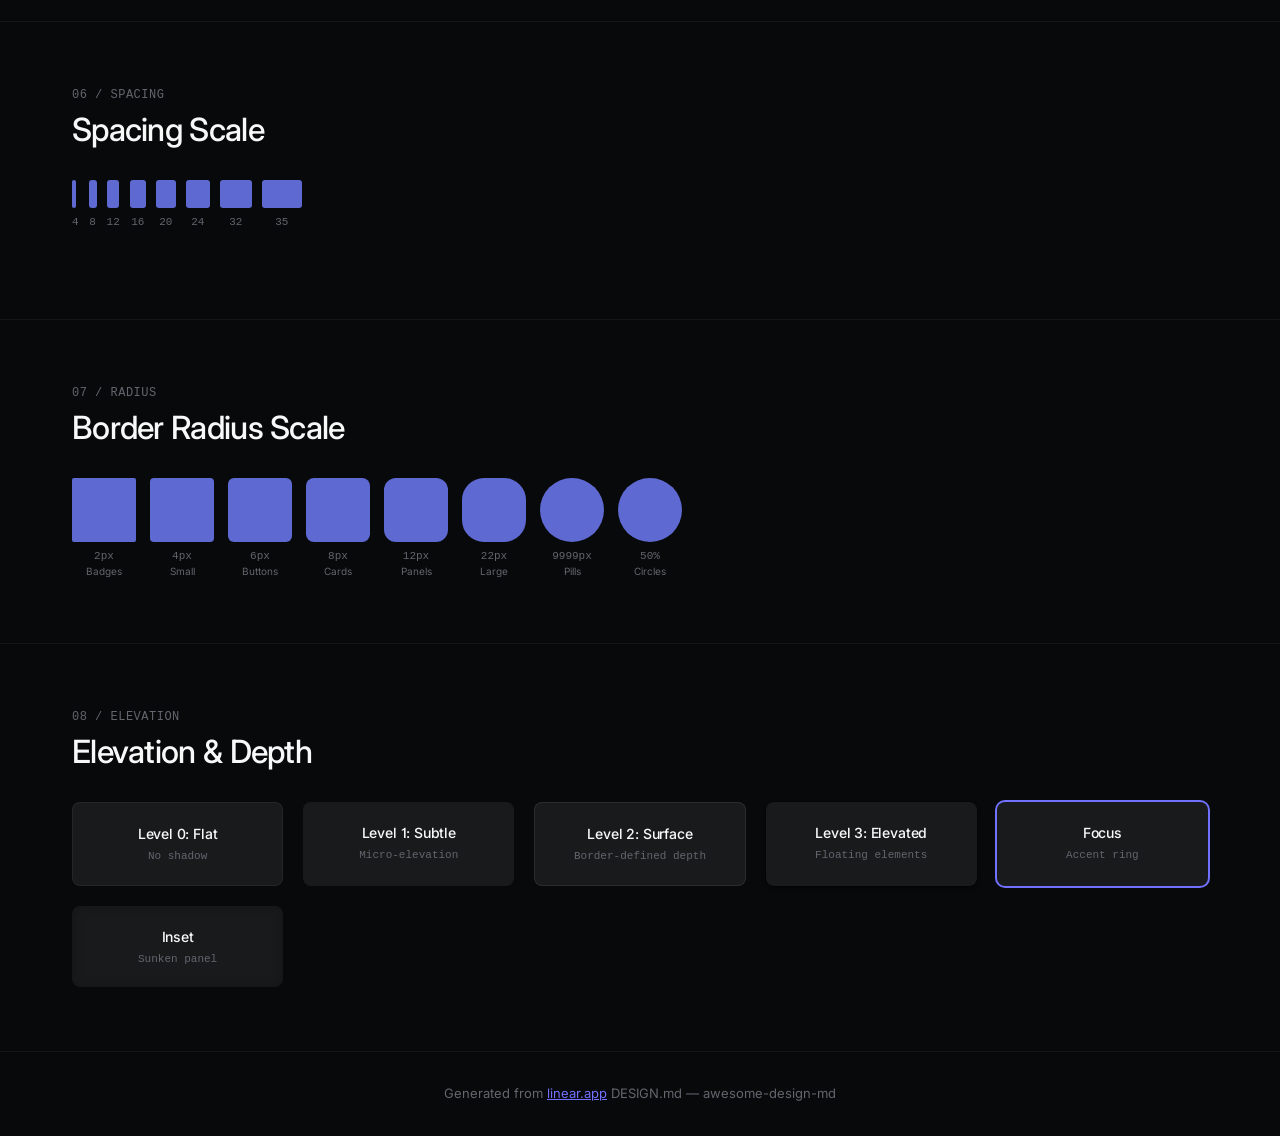
<file: reference/design-styles/linear.app/preview-dark.html>
<!DOCTYPE html>
<html lang="en">
<head>
<meta charset="UTF-8">
<meta name="viewport" content="width=device-width, initial-scale=1.0">
<title>Design System Preview: Linear (Dark)</title>
<link rel="preconnect" href="https://fonts.googleapis.com">
<link rel="preconnect" href="https://fonts.gstatic.com" crossorigin>
<link href="https://fonts.googleapis.com/css2?family=Inter:wght@300;400;500;600;700&display=swap" rel="stylesheet">
<style>
  :root {
    --bg-page: #08090a;
    --bg-surface: #0f1011;
    --bg-elevated: #191a1b;
    --bg-hover: #28282c;
    --text-primary: #f7f8f8;
    --text-secondary: #d0d6e0;
    --text-tertiary: #8a8f98;
    --text-quaternary: #62666d;
    --brand: #5e6ad2;
    --accent: #7170ff;
    --accent-hover: #828fff;
    --success: #27a644;
    --emerald: #10b981;
    --border-primary: #23252a;
    --border-secondary: #34343a;
    --border-subtle: rgba(255,255,255,0.05);
    --border-standard: rgba(255,255,255,0.08);
    --shadow-ring: rgba(0,0,0,0.2) 0px 0px 0px 1px;
    --shadow-subtle: rgba(0,0,0,0.03) 0px 1.2px 0px 0px;
    --shadow-card: rgba(0,0,0,0.2) 0px 0px 0px 1px, rgba(0,0,0,0.3) 0px 2px 4px 0px;
    --shadow-elevated: rgba(0,0,0,0.4) 0px 2px 4px 0px, rgba(0,0,0,0.2) 0px 0px 0px 1px;
    --shadow-dialog: rgba(0,0,0,0) 0px 8px 2px 0px, rgba(0,0,0,0.01) 0px 5px 2px 0px, rgba(0,0,0,0.04) 0px 3px 2px 0px, rgba(0,0,0,0.07) 0px 1px 1px 0px, rgba(0,0,0,0.08) 0px 0px 1px 0px;
    --font-sans: 'Inter', -apple-system, system-ui, 'Segoe UI', Roboto, Oxygen, Ubuntu, Cantarell, 'Open Sans', 'Helvetica Neue', sans-serif;
    --font-mono: 'Berkeley Mono', ui-monospace, 'SF Mono', Menlo, monospace;
  }
  * { margin: 0; padding: 0; box-sizing: border-box; }
  body {
    background: var(--bg-page);
    color: var(--text-primary);
    font-family: var(--font-sans);
    font-size: 16px; font-weight: 400; line-height: 1.50;
    font-feature-settings: "cv01" 1, "ss03" 1;
    -webkit-font-smoothing: antialiased;
  }

  /* DARK MODE BADGE */
  .dark-badge {
    position: fixed; top: 16px; right: 16px; z-index: 200;
    background: var(--text-primary); color: var(--bg-page);
    font-size: 11px; font-weight: 600; padding: 4px 10px; border-radius: 6px;
  }

  /* NAV */
  .nav {
    position: sticky; top: 0; z-index: 100;
    display: flex; align-items: center; justify-content: space-between;
    padding: 12px 32px;
    background: rgba(8,9,10,0.85);
    backdrop-filter: blur(12px);
    border-bottom: 1px solid var(--border-subtle);
  }
  .nav-brand { font-size: 14px; font-weight: 510; color: var(--text-primary); text-decoration: none; letter-spacing: -0.28px; }
  .nav-links { display: flex; gap: 24px; list-style: none; }
  .nav-links a { font-size: 13px; font-weight: 510; color: var(--text-tertiary); text-decoration: none; transition: color 0.15s; }
  .nav-links a:hover { color: var(--text-primary); }
  .nav-cta {
    display: inline-block; background: var(--brand); color: #ffffff;
    padding: 6px 14px; border-radius: 6px; font-size: 13px; font-weight: 510;
    text-decoration: none; transition: background 0.15s;
  }
  .nav-cta:hover { background: var(--accent); }

  /* HERO */
  .hero { padding: 96px 32px 80px; text-align: center; }
  .hero h1 {
    font-size: 48px; font-weight: 510; line-height: 1.00;
    letter-spacing: -1.056px; color: var(--text-primary); margin-bottom: 16px;
  }
  .hero p { font-size: 18px; font-weight: 400; line-height: 1.60; color: var(--text-tertiary); max-width: 560px; margin: 0 auto 32px; letter-spacing: -0.165px; }
  .hero-buttons { display: flex; gap: 12px; justify-content: center; flex-wrap: wrap; }
  .btn-brand {
    display: inline-block; background: var(--brand); color: #ffffff;
    padding: 10px 20px; border-radius: 6px; border: none;
    font-family: var(--font-sans); font-size: 14px; font-weight: 510;
    text-decoration: none; cursor: pointer; transition: background 0.15s;
    font-feature-settings: "cv01" 1, "ss03" 1;
  }
  .btn-brand:hover { background: var(--accent); }
  .btn-ghost {
    display: inline-block; background: rgba(255,255,255,0.02); color: var(--text-secondary);
    padding: 10px 20px; border-radius: 6px; border: 1px solid var(--border-primary);
    font-family: var(--font-sans); font-size: 14px; font-weight: 510;
    text-decoration: none; cursor: pointer; transition: border-color 0.15s;
    font-feature-settings: "cv01" 1, "ss03" 1;
  }
  .btn-ghost:hover { border-color: var(--border-secondary); background: rgba(255,255,255,0.04); }

  /* SECTIONS */
  .section { padding: 64px 32px; max-width: 1200px; margin: 0 auto; }
  .section-label { font-family: var(--font-mono); font-size: 12px; font-weight: 400; color: var(--text-quaternary); text-transform: uppercase; margin-bottom: 8px; letter-spacing: 0.5px; }
  .section-title { font-size: 32px; font-weight: 510; line-height: 1.13; letter-spacing: -0.704px; margin-bottom: 32px; }
  .section-divider { border: none; border-top: 1px solid var(--border-subtle); margin: 0; }

  /* COLORS */
  .color-grid { display: grid; grid-template-columns: repeat(auto-fill, minmax(155px, 1fr)); gap: 12px; margin-bottom: 24px; }
  .color-swatch { border-radius: 8px; overflow: hidden; background: var(--bg-elevated); border: 1px solid var(--border-subtle); }
  .color-swatch-block { height: 72px; width: 100%; }
  .color-swatch-info { padding: 10px 12px; }
  .color-swatch-name { font-size: 13px; font-weight: 510; margin-bottom: 2px; letter-spacing: -0.13px; }
  .color-swatch-hex { font-size: 12px; color: var(--text-quaternary); font-family: var(--font-mono); }
  .color-swatch-role { font-size: 11px; color: var(--text-quaternary); margin-top: 3px; }
  .color-group-label { font-size: 14px; font-weight: 510; color: var(--text-tertiary); letter-spacing: -0.182px; margin: 24px 0 10px; }

  /* TYPOGRAPHY */
  .type-sample { margin-bottom: 28px; padding-bottom: 24px; border-bottom: 1px solid rgba(255,255,255,0.05); }
  .type-sample:last-child { border-bottom: none; }
  .type-meta { font-family: var(--font-mono); font-size: 12px; font-weight: 400; color: var(--text-quaternary); margin-top: 8px; }

  /* BUTTONS */
  .button-row { display: flex; gap: 16px; flex-wrap: wrap; align-items: center; }
  .button-item { text-align: center; }
  .button-label { font-size: 12px; font-weight: 510; color: var(--text-quaternary); margin-top: 8px; }

  /* CARDS */
  .card-grid { display: grid; grid-template-columns: repeat(auto-fit, minmax(320px, 1fr)); gap: 20px; }
  .card { background: rgba(255,255,255,0.02); border-radius: 8px; padding: 24px; border: 1px solid var(--border-standard); transition: border-color 0.2s, background 0.2s; }
  .card:hover { border-color: var(--border-secondary); background: rgba(255,255,255,0.04); }
  .card h3 { font-size: 20px; font-weight: 590; letter-spacing: -0.24px; margin-bottom: 8px; }
  .card p { font-size: 15px; color: var(--text-tertiary); line-height: 1.60; letter-spacing: -0.165px; }
  .card-badge { display: inline-block; font-size: 12px; font-weight: 510; padding: 2px 8px; border-radius: 9999px; margin-bottom: 12px; }

  /* FORMS */
  .form-group { margin-bottom: 20px; max-width: 400px; }
  .form-label { display: block; font-size: 14px; font-weight: 510; color: var(--text-secondary); margin-bottom: 6px; letter-spacing: -0.182px; }
  .form-input {
    width: 100%; background: rgba(255,255,255,0.02); color: var(--text-secondary);
    border: 1px solid var(--border-standard); padding: 10px 14px; border-radius: 6px;
    font-family: var(--font-sans); font-size: 14px; outline: none;
    font-feature-settings: "cv01" 1, "ss03" 1; transition: border-color 0.15s;
  }
  .form-input:focus { border-color: var(--accent); box-shadow: 0 0 0 2px rgba(113,112,255,0.25); }
  .form-input--focus { border-color: var(--accent); box-shadow: 0 0 0 2px rgba(113,112,255,0.25); }
  .form-input--error { border-color: #e5484d; box-shadow: 0 0 0 2px rgba(229,72,77,0.25); }
  .form-textarea {
    width: 100%; min-height: 80px; background: rgba(255,255,255,0.02); color: var(--text-secondary);
    border: 1px solid var(--border-standard); padding: 12px 14px; border-radius: 6px;
    font-family: var(--font-sans); font-size: 14px; resize: vertical; outline: none;
    font-feature-settings: "cv01" 1, "ss03" 1;
  }
  .form-state-label { font-size: 11px; color: var(--text-quaternary); margin-top: 4px; }

  /* SPACING */
  .spacing-row { display: flex; align-items: flex-end; gap: 10px; flex-wrap: wrap; margin-bottom: 24px; }
  .spacing-item { text-align: center; }
  .spacing-block { background: var(--brand); border-radius: 3px; margin-bottom: 6px; height: 28px; }
  .spacing-value { font-family: var(--font-mono); font-size: 11px; font-weight: 400; color: var(--text-quaternary); }

  /* RADIUS */
  .radius-row { display: flex; gap: 14px; flex-wrap: wrap; align-items: center; }
  .radius-item { text-align: center; }
  .radius-box { width: 64px; height: 64px; background: var(--brand); margin-bottom: 6px; }
  .radius-label { font-family: var(--font-mono); font-size: 11px; font-weight: 400; color: var(--text-quaternary); }
  .radius-context { font-size: 10px; color: var(--text-quaternary); }

  /* ELEVATION */
  .elevation-grid { display: grid; grid-template-columns: repeat(auto-fit, minmax(200px, 1fr)); gap: 20px; }
  .elevation-card { background: var(--bg-elevated); border-radius: 8px; padding: 20px; text-align: center; }
  .elevation-label { font-size: 14px; font-weight: 510; letter-spacing: -0.182px; margin-bottom: 4px; }
  .elevation-desc { font-family: var(--font-mono); font-size: 11px; color: var(--text-quaternary); }

  /* FOOTER */
  .footer { padding: 32px; text-align: center; border-top: 1px solid var(--border-subtle); font-size: 13px; color: var(--text-quaternary); }
  .footer a { color: var(--accent); text-decoration: underline; }

  @media (max-width: 768px) {
    .hero h1 { font-size: 36px; letter-spacing: -0.8px; }
    .nav-links { display: none; }
    .section { padding: 48px 20px; }
    .card-grid { grid-template-columns: 1fr; }
  }
</style>
</head>
<body>

<div class="dark-badge">Dark Mode</div>

<nav class="nav">
  <a class="nav-brand" href="#">awesome-design-md</a>
  <ul class="nav-links">
    <li><a href="#colors">Colors</a></li>
    <li><a href="#typography">Typography</a></li>
    <li><a href="#buttons">Buttons</a></li>
    <li><a href="#cards">Cards</a></li>
    <li><a href="#forms">Forms</a></li>
    <li><a href="#spacing">Spacing</a></li>
  </ul>
  <a class="nav-cta" href="#">Start Building</a>
</nav>

<section class="hero">
  <h1>Design System<br>Inspired by Linear</h1>
  <p>A design token catalog generated from DESIGN.md. Every color, font, component, and spacing value — visualized.</p>
  <div class="hero-buttons">
    <a class="btn-brand" href="#">Start Building</a>
    <a class="btn-ghost" href="#">View Documentation</a>
  </div>
</section>

<hr class="section-divider">

<section class="section" id="colors">
  <div class="section-label">01 / Colors</div>
  <h2 class="section-title">Color Palette</h2>

  <div class="color-group-label">Background Surfaces</div>
  <div class="color-grid">
    <div class="color-swatch"><div class="color-swatch-block" style="background:#08090a"></div><div class="color-swatch-info"><div class="color-swatch-name">Marketing Black</div><div class="color-swatch-hex">#08090a</div><div class="color-swatch-role">Hero backgrounds</div></div></div>
    <div class="color-swatch"><div class="color-swatch-block" style="background:#0f1011"></div><div class="color-swatch-info"><div class="color-swatch-name">Panel Dark</div><div class="color-swatch-hex">#0f1011</div><div class="color-swatch-role">Sidebar, panels</div></div></div>
    <div class="color-swatch"><div class="color-swatch-block" style="background:#191a1b"></div><div class="color-swatch-info"><div class="color-swatch-name">Level 3</div><div class="color-swatch-hex">#191a1b</div><div class="color-swatch-role">Elevated surfaces</div></div></div>
    <div class="color-swatch"><div class="color-swatch-block" style="background:#28282c"></div><div class="color-swatch-info"><div class="color-swatch-name">Secondary</div><div class="color-swatch-hex">#28282c</div><div class="color-swatch-role">Hover states</div></div></div>
  </div>

  <div class="color-group-label">Text & Content</div>
  <div class="color-grid">
    <div class="color-swatch"><div class="color-swatch-block" style="background:#f7f8f8"></div><div class="color-swatch-info"><div class="color-swatch-name">Primary Text</div><div class="color-swatch-hex">#f7f8f8</div><div class="color-swatch-role">Headings, primary</div></div></div>
    <div class="color-swatch"><div class="color-swatch-block" style="background:#d0d6e0"></div><div class="color-swatch-info"><div class="color-swatch-name">Secondary Text</div><div class="color-swatch-hex">#d0d6e0</div><div class="color-swatch-role">Body text</div></div></div>
    <div class="color-swatch"><div class="color-swatch-block" style="background:#8a8f98"></div><div class="color-swatch-info"><div class="color-swatch-name">Tertiary Text</div><div class="color-swatch-hex">#8a8f98</div><div class="color-swatch-role">Placeholders</div></div></div>
    <div class="color-swatch"><div class="color-swatch-block" style="background:#62666d"></div><div class="color-swatch-info"><div class="color-swatch-name">Quaternary Text</div><div class="color-swatch-hex">#62666d</div><div class="color-swatch-role">Disabled, timestamps</div></div></div>
  </div>

  <div class="color-group-label">Brand & Accent</div>
  <div class="color-grid">
    <div class="color-swatch"><div class="color-swatch-block" style="background:#5e6ad2"></div><div class="color-swatch-info"><div class="color-swatch-name">Brand Indigo</div><div class="color-swatch-hex">#5e6ad2</div><div class="color-swatch-role">CTA backgrounds</div></div></div>
    <div class="color-swatch"><div class="color-swatch-block" style="background:#7170ff"></div><div class="color-swatch-info"><div class="color-swatch-name">Accent Violet</div><div class="color-swatch-hex">#7170ff</div><div class="color-swatch-role">Links, active states</div></div></div>
    <div class="color-swatch"><div class="color-swatch-block" style="background:#828fff"></div><div class="color-swatch-info"><div class="color-swatch-name">Accent Hover</div><div class="color-swatch-hex">#828fff</div><div class="color-swatch-role">Hover states</div></div></div>
    <div class="color-swatch"><div class="color-swatch-block" style="background:#7a7fad"></div><div class="color-swatch-info"><div class="color-swatch-name">Security Lavender</div><div class="color-swatch-hex">#7a7fad</div><div class="color-swatch-role">Security UI</div></div></div>
  </div>

  <div class="color-group-label">Status</div>
  <div class="color-grid">
    <div class="color-swatch"><div class="color-swatch-block" style="background:#27a644"></div><div class="color-swatch-info"><div class="color-swatch-name">Green</div><div class="color-swatch-hex">#27a644</div><div class="color-swatch-role">Success, active</div></div></div>
    <div class="color-swatch"><div class="color-swatch-block" style="background:#10b981"></div><div class="color-swatch-info"><div class="color-swatch-name">Emerald</div><div class="color-swatch-hex">#10b981</div><div class="color-swatch-role">Badges, completion</div></div></div>
  </div>

  <div class="color-group-label">Border & Dividers</div>
  <div class="color-grid">
    <div class="color-swatch"><div class="color-swatch-block" style="background:#23252a"></div><div class="color-swatch-info"><div class="color-swatch-name">Border Primary</div><div class="color-swatch-hex">#23252a</div><div class="color-swatch-role">Strong borders</div></div></div>
    <div class="color-swatch"><div class="color-swatch-block" style="background:#34343a"></div><div class="color-swatch-info"><div class="color-swatch-name">Border Secondary</div><div class="color-swatch-hex">#34343a</div><div class="color-swatch-role">Medium borders</div></div></div>
    <div class="color-swatch"><div class="color-swatch-block" style="background:#3e3e44"></div><div class="color-swatch-info"><div class="color-swatch-name">Border Tertiary</div><div class="color-swatch-hex">#3e3e44</div><div class="color-swatch-role">Lighter borders</div></div></div>
    <div class="color-swatch"><div class="color-swatch-block" style="background:#141516"></div><div class="color-swatch-info"><div class="color-swatch-name">Line Tint</div><div class="color-swatch-hex">#141516</div><div class="color-swatch-role">Subtle dividers</div></div></div>
  </div>

  <div class="color-group-label">Semi-transparent Borders</div>
  <div class="color-grid">
    <div class="color-swatch"><div class="color-swatch-block" style="background:rgba(255,255,255,0.05); border:1px solid rgba(255,255,255,0.1)"></div><div class="color-swatch-info"><div class="color-swatch-name">Subtle Border</div><div class="color-swatch-hex">rgba(255,255,255,0.05)</div><div class="color-swatch-role">Default borders</div></div></div>
    <div class="color-swatch"><div class="color-swatch-block" style="background:rgba(255,255,255,0.08); border:1px solid rgba(255,255,255,0.1)"></div><div class="color-swatch-info"><div class="color-swatch-name">Standard Border</div><div class="color-swatch-hex">rgba(255,255,255,0.08)</div><div class="color-swatch-role">Cards, inputs</div></div></div>
  </div>
</section>

<hr class="section-divider">

<section class="section" id="typography">
  <div class="section-label">02 / Typography</div>
  <h2 class="section-title">Typography Scale</h2>

  <div class="type-sample"><div style="font-size:48px; font-weight:510; line-height:1.00; letter-spacing:-1.056px;">Display Headline</div><div class="type-meta">Display — 48px / 510 / 1.00 / -1.056px / Inter Variable</div></div>
  <div class="type-sample"><div style="font-size:32px; font-weight:400; line-height:1.13; letter-spacing:-0.704px;">Heading One</div><div class="type-meta">Heading 1 — 32px / 400 / 1.13 / -0.704px / Inter Variable</div></div>
  <div class="type-sample"><div style="font-size:24px; font-weight:400; line-height:1.33; letter-spacing:-0.288px;">Heading Two</div><div class="type-meta">Heading 2 — 24px / 400 / 1.33 / -0.288px / Inter Variable</div></div>
  <div class="type-sample"><div style="font-size:20px; font-weight:590; line-height:1.33; letter-spacing:-0.24px;">Heading Three</div><div class="type-meta">Heading 3 — 20px / 590 / 1.33 / -0.24px / Inter Variable</div></div>
  <div class="type-sample"><div style="font-size:18px; font-weight:400; line-height:1.60; letter-spacing:-0.165px; color:var(--text-tertiary);">Body Large — Linear helps streamline software projects, sprints, tasks, and bug tracking.</div><div class="type-meta">Body Large — 18px / 400 / 1.60 / -0.165px / Inter Variable</div></div>
  <div class="type-sample"><div style="font-size:16px; font-weight:510; line-height:1.50;">Body Medium — Navigation and emphasized text</div><div class="type-meta">Body Medium — 16px / 510 / 1.50 / Inter Variable</div></div>
  <div class="type-sample"><div style="font-size:15px; font-weight:400; line-height:1.60; letter-spacing:-0.165px; color:var(--text-tertiary);">Small — Secondary body content and descriptions</div><div class="type-meta">Small — 15px / 400 / 1.60 / -0.165px / Inter Variable</div></div>
  <div class="type-sample"><div style="font-size:14px; font-weight:510; line-height:1.50; letter-spacing:-0.182px;">Caption — Sub-labels and category headers</div><div class="type-meta">Caption — 14px / 510 / 1.50 / -0.182px / Inter Variable</div></div>
  <div class="type-sample"><div style="font-size:13px; font-weight:510; line-height:1.50; letter-spacing:-0.13px; color:var(--text-secondary);">Meta — Timestamps and metadata</div><div class="type-meta">Meta — 13px / 510 / 1.50 / -0.13px / Inter Variable</div></div>
  <div class="type-sample"><div style="font-size:12px; font-weight:510; line-height:1.40;">Label — Small button text and tags</div><div class="type-meta">Label — 12px / 510 / 1.40 / Inter Variable</div></div>
  <div class="type-sample"><div style="font-family:var(--font-mono); font-size:14px; font-weight:400; line-height:1.50; color:var(--text-secondary);">const issue = await linear.createIssue({title});</div><div class="type-meta">Mono Body — 14px / 400 / 1.50 / Berkeley Mono</div></div>
  <div class="type-sample"><div style="font-family:var(--font-mono); font-size:12px; font-weight:400; line-height:1.40; text-transform:uppercase; color:var(--text-quaternary);">ISSUE STATUS</div><div class="type-meta">Mono Label — 12px / 400 / uppercase / Berkeley Mono</div></div>
</section>

<hr class="section-divider">

<section class="section" id="buttons">
  <div class="section-label">03 / Buttons</div>
  <h2 class="section-title">Button Variants</h2>
  <div class="button-row">
    <div class="button-item"><a class="btn-brand" href="#">Start Building</a><div class="button-label">Primary Brand</div></div>
    <div class="button-item"><a class="btn-ghost" href="#">Documentation</a><div class="button-label">Ghost</div></div>
    <div class="button-item"><span style="display:inline-block; background:rgba(94,106,210,0.15); color:var(--accent); padding:4px 12px; border-radius:9999px; font-size:12px; font-weight:510;">In Progress</span><div class="button-label">Status Pill</div></div>
    <div class="button-item"><span style="display:inline-block; background:rgba(16,185,129,0.15); color:var(--emerald); padding:4px 12px; border-radius:9999px; font-size:12px; font-weight:510;">Done</span><div class="button-label">Success Pill</div></div>
    <div class="button-item"><span style="display:inline-block; background:rgba(255,255,255,0.05); color:var(--text-primary); padding:2px 8px; border-radius:2px; font-size:10px; font-weight:510; border:1px solid rgba(255,255,255,0.05);">v2.4</span><div class="button-label">Subtle Badge</div></div>
    <div class="button-item"><span style="display:inline-block; background:transparent; color:var(--text-secondary); padding:4px 10px; border-radius:9999px; font-size:12px; font-weight:510; border:1px solid var(--border-primary);">Filter</span><div class="button-label">Pill Chip</div></div>
  </div>
</section>

<hr class="section-divider">

<section class="section" id="cards">
  <div class="section-label">04 / Cards</div>
  <h2 class="section-title">Card Examples</h2>
  <div class="card-grid">
    <div class="card">
      <div class="card-badge" style="background:rgba(94,106,210,0.15); color:var(--accent);">Issues</div>
      <h3>Issue Tracking</h3>
      <p>Plan and track work across teams. Linear's issue tracker is designed for speed, with keyboard shortcuts for every action.</p>
    </div>
    <div class="card" style="border-color: var(--border-secondary); background: rgba(255,255,255,0.04);">
      <div class="card-badge" style="background:rgba(16,185,129,0.15); color:var(--emerald);">Cycles</div>
      <h3>Sprint Cycles</h3>
      <p>Time-boxed work periods that keep teams focused. Automatic rollover and progress tracking built in.</p>
    </div>
    <div class="card">
      <div class="card-badge" style="background:rgba(113,112,255,0.15); color:var(--accent);">Roadmaps</div>
      <h3>Product Roadmaps</h3>
      <p>Visualize direction and progress. Connect issues to projects and track milestones across your entire product.</p>
    </div>
  </div>
</section>

<hr class="section-divider">

<section class="section" id="forms">
  <div class="section-label">05 / Forms</div>
  <h2 class="section-title">Form Elements</h2>
  <div class="form-group"><label class="form-label">Issue Title</label><input class="form-input" type="text" placeholder="Enter issue title..."><div class="form-state-label">Default</div></div>
  <div class="form-group"><label class="form-label">Assignee</label><input class="form-input form-input--focus" type="text" value="@alice"><div class="form-state-label">Focus (accent ring)</div></div>
  <div class="form-group"><label class="form-label">Priority</label><input class="form-input form-input--error" type="text" value="invalid priority"><div class="form-state-label">Error (red ring)</div></div>
  <div class="form-group"><label class="form-label">Description</label><textarea class="form-textarea" placeholder="Describe the issue..."></textarea></div>
</section>

<hr class="section-divider">

<section class="section" id="spacing">
  <div class="section-label">06 / Spacing</div>
  <h2 class="section-title">Spacing Scale</h2>
  <div class="spacing-row">
    <div class="spacing-item"><div class="spacing-block" style="width:4px"></div><div class="spacing-value">4</div></div>
    <div class="spacing-item"><div class="spacing-block" style="width:8px"></div><div class="spacing-value">8</div></div>
    <div class="spacing-item"><div class="spacing-block" style="width:12px"></div><div class="spacing-value">12</div></div>
    <div class="spacing-item"><div class="spacing-block" style="width:16px"></div><div class="spacing-value">16</div></div>
    <div class="spacing-item"><div class="spacing-block" style="width:20px"></div><div class="spacing-value">20</div></div>
    <div class="spacing-item"><div class="spacing-block" style="width:24px"></div><div class="spacing-value">24</div></div>
    <div class="spacing-item"><div class="spacing-block" style="width:32px"></div><div class="spacing-value">32</div></div>
    <div class="spacing-item"><div class="spacing-block" style="width:40px"></div><div class="spacing-value">35</div></div>
  </div>
</section>

<hr class="section-divider">

<section class="section" id="radius">
  <div class="section-label">07 / Radius</div>
  <h2 class="section-title">Border Radius Scale</h2>
  <div class="radius-row">
    <div class="radius-item"><div class="radius-box" style="border-radius:2px"></div><div class="radius-label">2px</div><div class="radius-context">Badges</div></div>
    <div class="radius-item"><div class="radius-box" style="border-radius:4px"></div><div class="radius-label">4px</div><div class="radius-context">Small</div></div>
    <div class="radius-item"><div class="radius-box" style="border-radius:6px"></div><div class="radius-label">6px</div><div class="radius-context">Buttons</div></div>
    <div class="radius-item"><div class="radius-box" style="border-radius:8px"></div><div class="radius-label">8px</div><div class="radius-context">Cards</div></div>
    <div class="radius-item"><div class="radius-box" style="border-radius:12px"></div><div class="radius-label">12px</div><div class="radius-context">Panels</div></div>
    <div class="radius-item"><div class="radius-box" style="border-radius:22px"></div><div class="radius-label">22px</div><div class="radius-context">Large</div></div>
    <div class="radius-item"><div class="radius-box" style="border-radius:9999px"></div><div class="radius-label">9999px</div><div class="radius-context">Pills</div></div>
    <div class="radius-item"><div class="radius-box" style="border-radius:50%"></div><div class="radius-label">50%</div><div class="radius-context">Circles</div></div>
  </div>
</section>

<hr class="section-divider">

<section class="section" id="elevation">
  <div class="section-label">08 / Elevation</div>
  <h2 class="section-title">Elevation &amp; Depth</h2>
  <div class="elevation-grid">
    <div class="elevation-card" style="border: 1px solid var(--border-subtle);"><div class="elevation-label">Level 0: Flat</div><div class="elevation-desc">No shadow</div></div>
    <div class="elevation-card" style="box-shadow: rgba(0,0,0,0.03) 0px 1.2px 0px 0px;"><div class="elevation-label">Level 1: Subtle</div><div class="elevation-desc">Micro-elevation</div></div>
    <div class="elevation-card" style="border: 1px solid var(--border-standard);"><div class="elevation-label">Level 2: Surface</div><div class="elevation-desc">Border-defined depth</div></div>
    <div class="elevation-card" style="box-shadow: var(--shadow-elevated);"><div class="elevation-label">Level 3: Elevated</div><div class="elevation-desc">Floating elements</div></div>
    <div class="elevation-card" style="box-shadow: 0 0 0 2px var(--accent);"><div class="elevation-label">Focus</div><div class="elevation-desc">Accent ring</div></div>
    <div class="elevation-card" style="box-shadow: inset rgba(0,0,0,0.2) 0px 0px 12px 0px;"><div class="elevation-label">Inset</div><div class="elevation-desc">Sunken panel</div></div>
  </div>
</section>

<footer class="footer">
  Generated from <a href="https://linear.app/">linear.app</a> DESIGN.md — awesome-design-md
</footer>

</body>
</html>
</file>
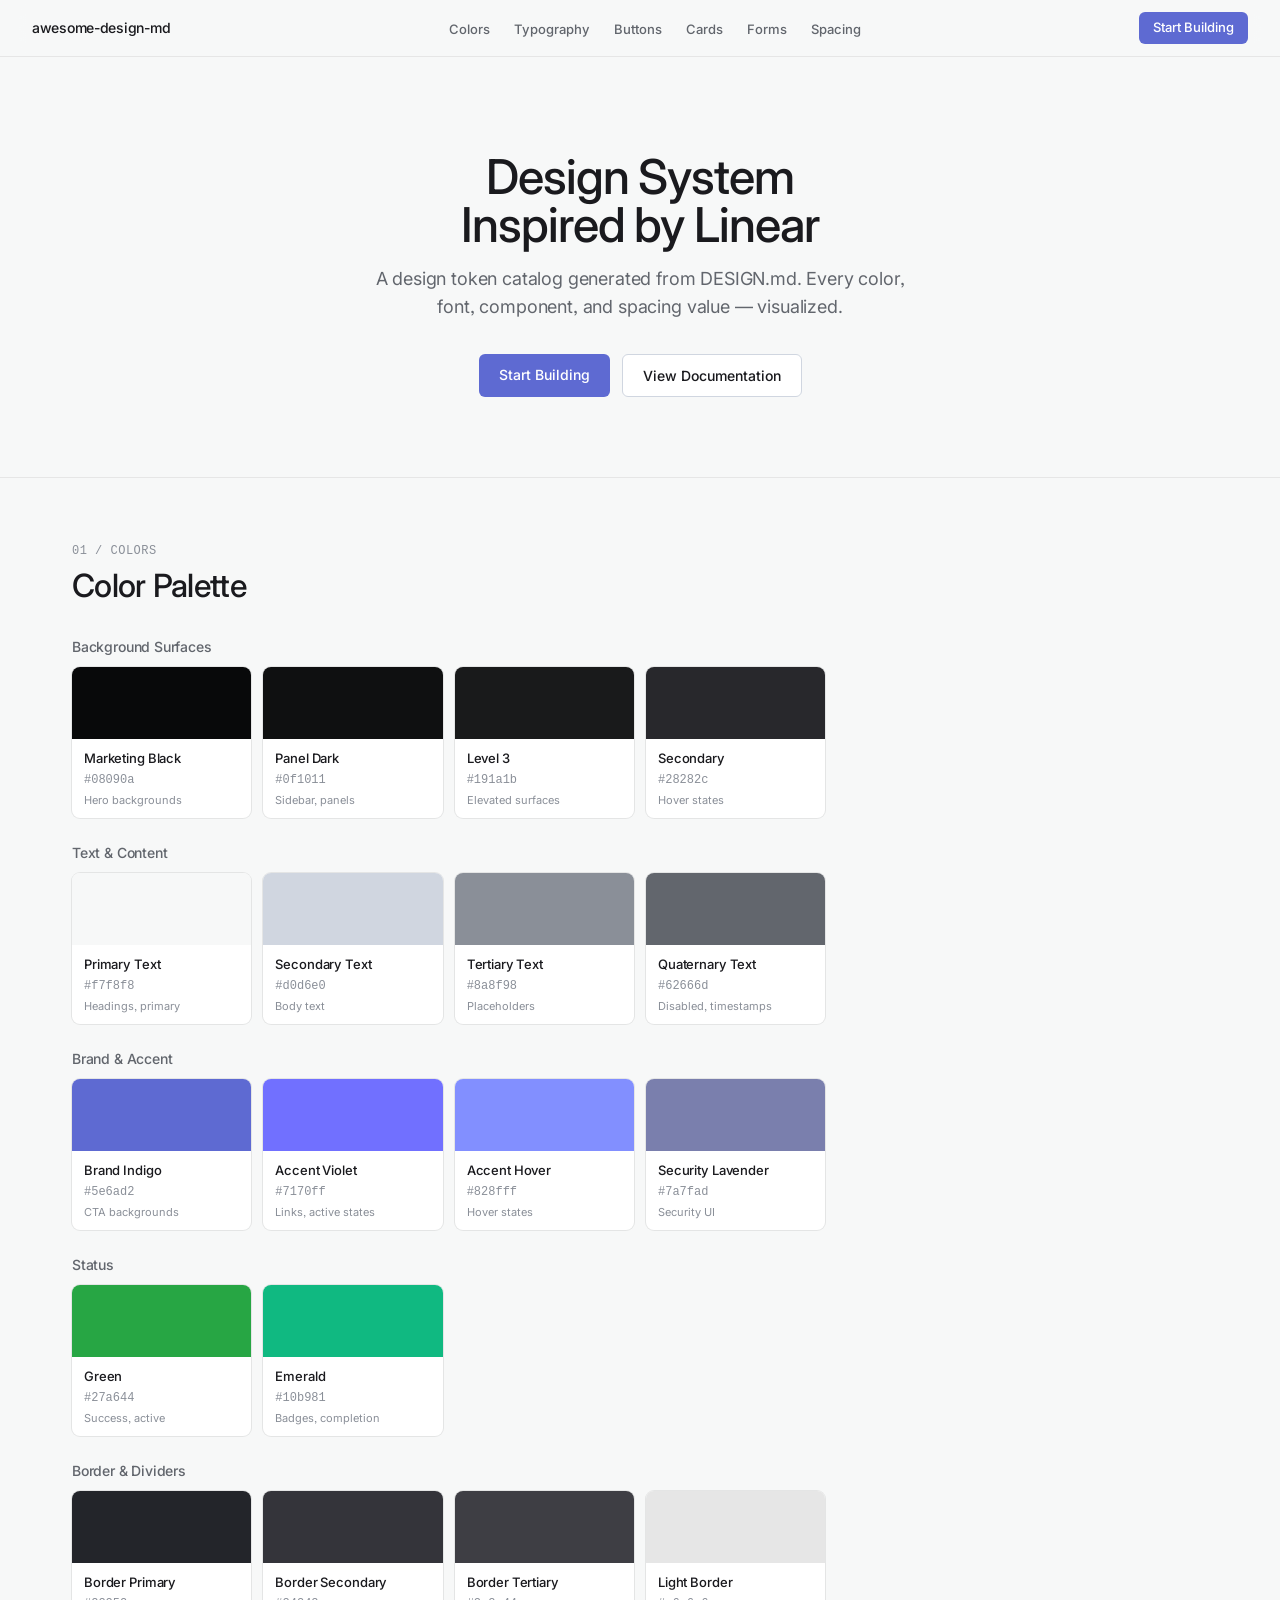
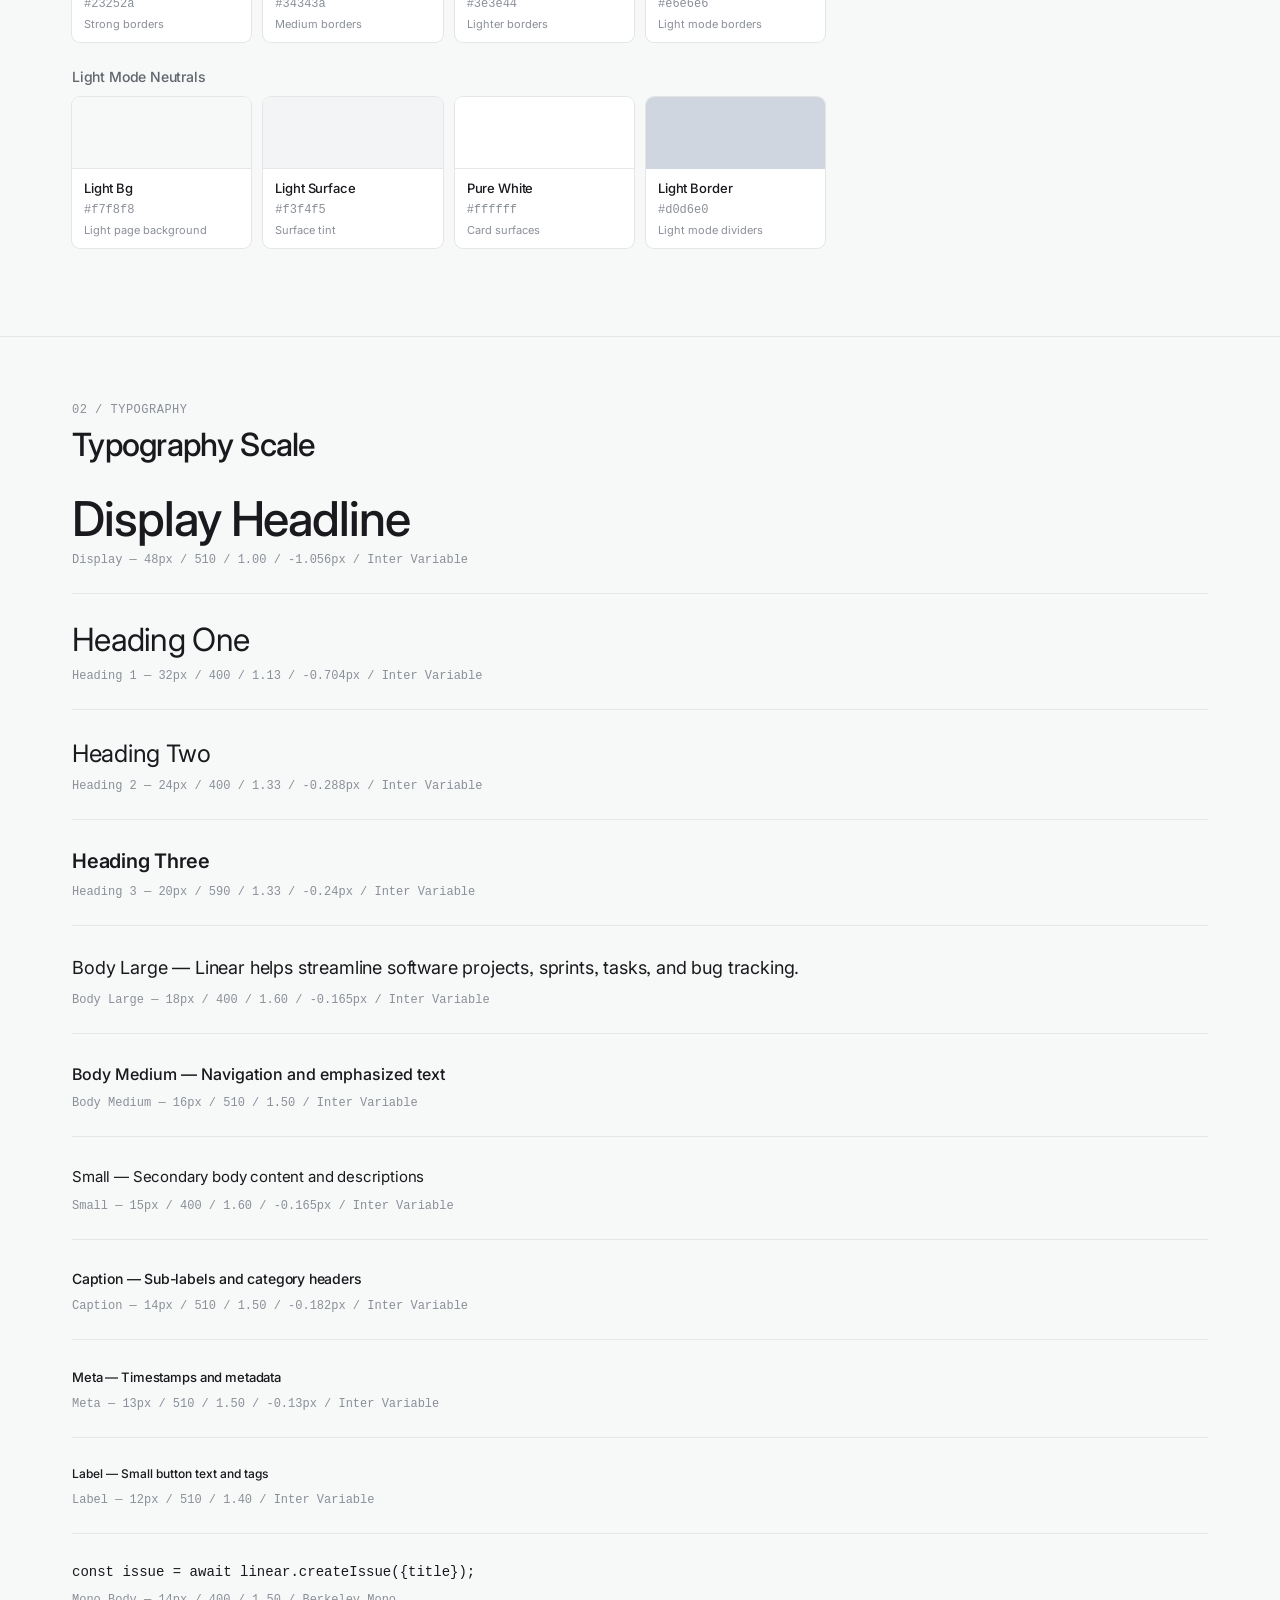
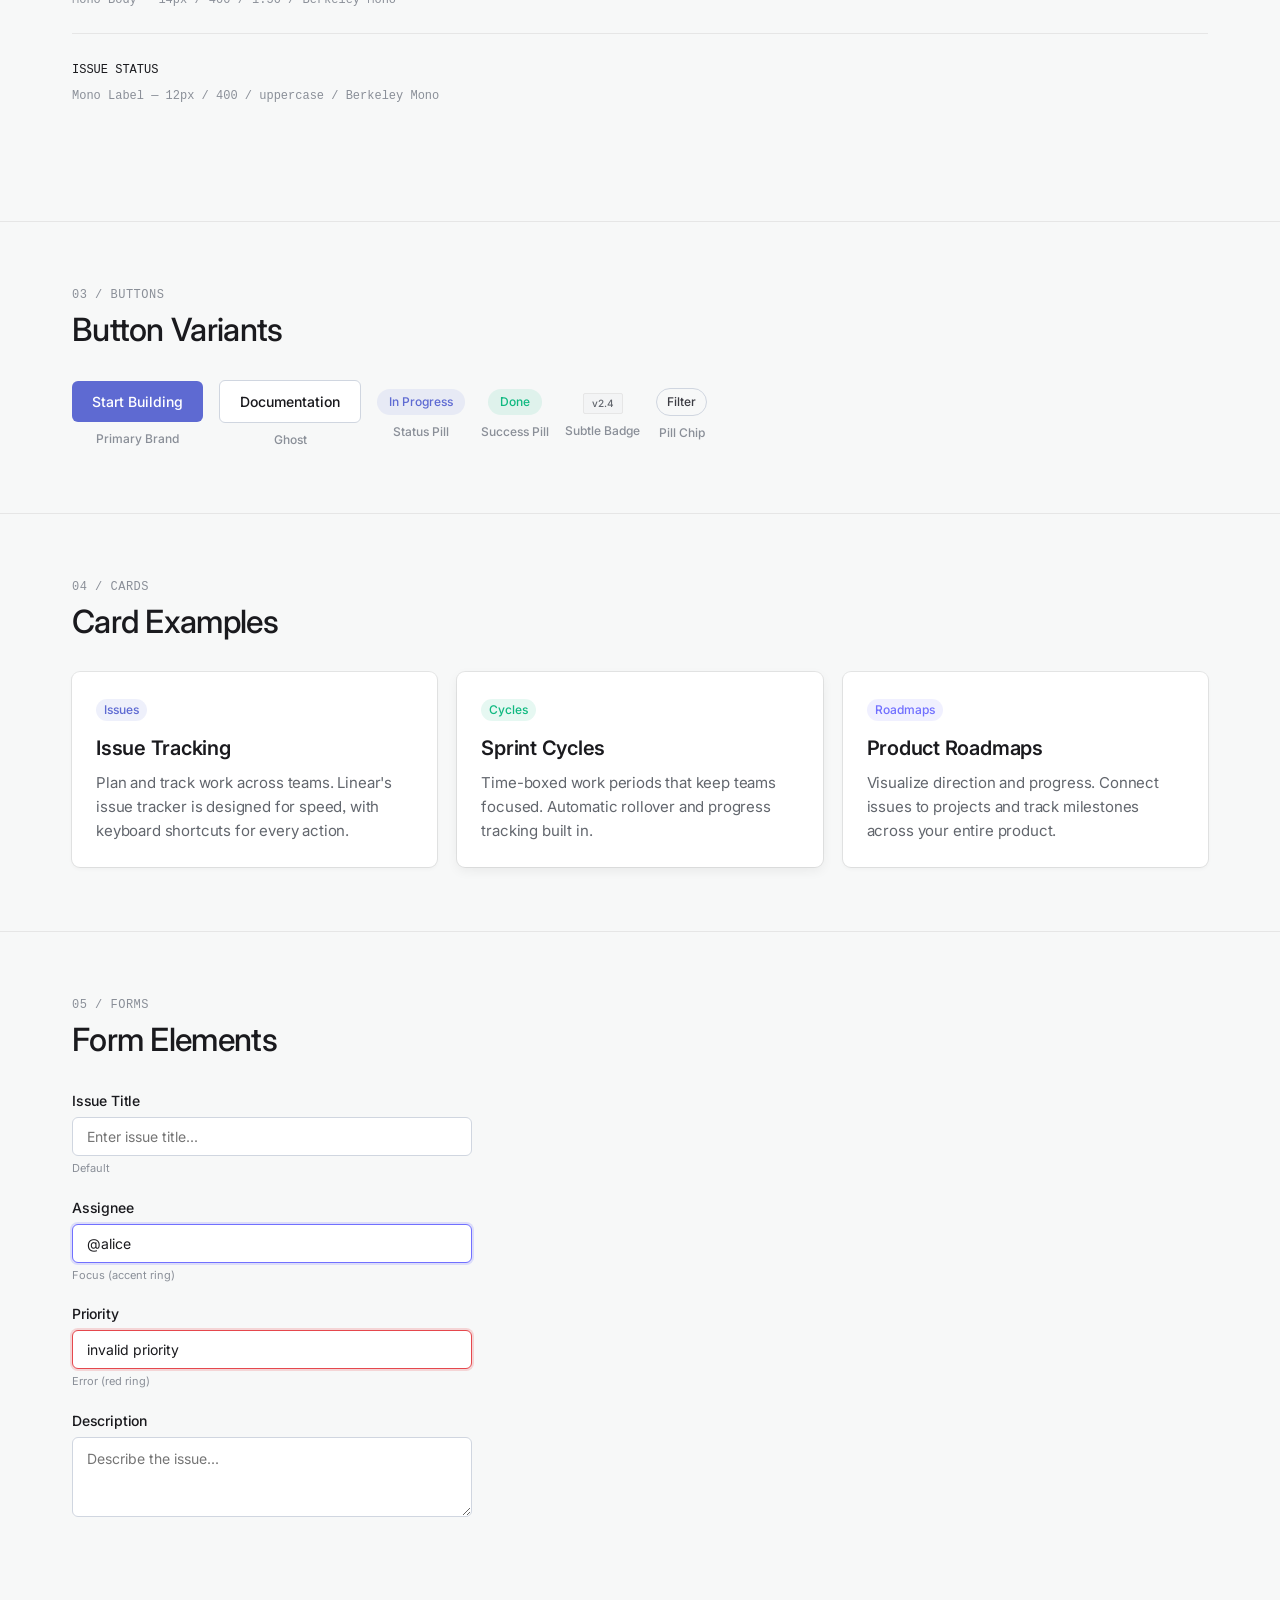
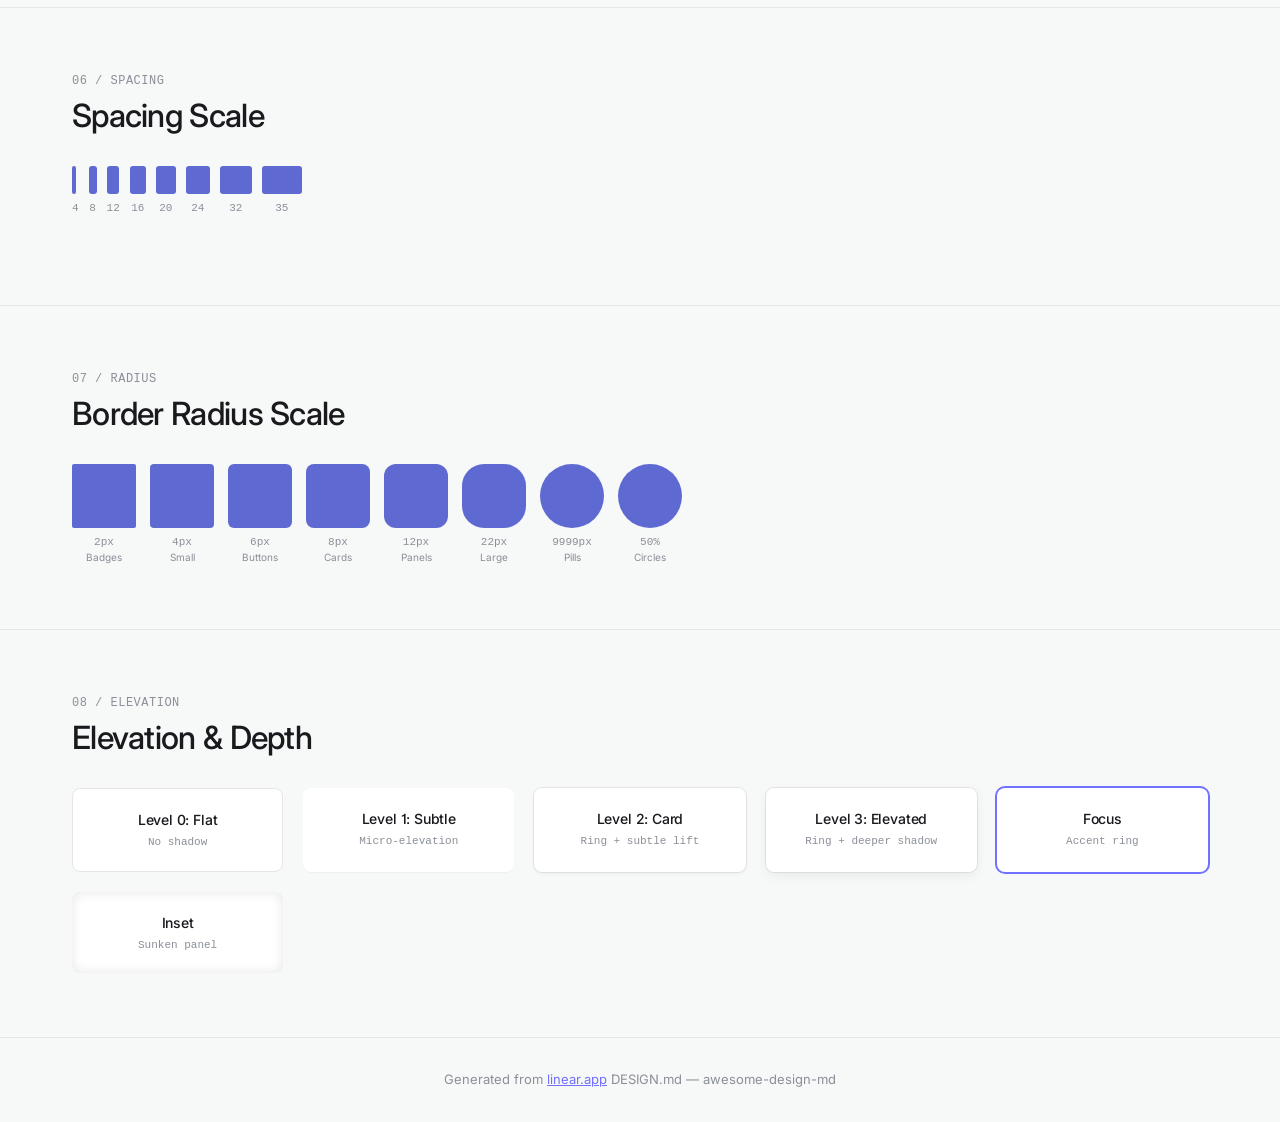
<file: reference/design-styles/linear.app/preview.html>
<!DOCTYPE html>
<html lang="en">
<head>
<meta charset="UTF-8">
<meta name="viewport" content="width=device-width, initial-scale=1.0">
<title>Design System Preview: Linear (Light)</title>
<link rel="preconnect" href="https://fonts.googleapis.com">
<link rel="preconnect" href="https://fonts.gstatic.com" crossorigin>
<link href="https://fonts.googleapis.com/css2?family=Inter:wght@300;400;500;600;700&display=swap" rel="stylesheet">
<style>
  :root {
    --bg-page: #f7f8f8;
    --bg-surface: #ffffff;
    --bg-panel: #f3f4f5;
    --text-primary: #1a1a1e;
    --text-secondary: #3c3c43;
    --text-tertiary: #62666d;
    --text-quaternary: #8a8f98;
    --brand: #5e6ad2;
    --accent: #7170ff;
    --accent-hover: #828fff;
    --success: #27a644;
    --emerald: #10b981;
    --border-primary: #d0d6e0;
    --border-subtle: #e6e6e6;
    --border-light: rgba(0,0,0,0.08);
    --shadow-ring: rgba(0,0,0,0.08) 0px 0px 0px 1px;
    --shadow-subtle: rgba(0,0,0,0.04) 0px 2px 4px 0px;
    --shadow-card: rgba(0,0,0,0.08) 0px 0px 0px 1px, rgba(0,0,0,0.04) 0px 2px 4px 0px;
    --shadow-elevated: rgba(0,0,0,0.08) 0px 0px 0px 1px, rgba(0,0,0,0.06) 0px 4px 12px 0px;
    --font-sans: 'Inter', -apple-system, system-ui, 'Segoe UI', Roboto, Oxygen, Ubuntu, Cantarell, 'Open Sans', 'Helvetica Neue', sans-serif;
    --font-mono: 'Berkeley Mono', ui-monospace, 'SF Mono', Menlo, monospace;
  }
  * { margin: 0; padding: 0; box-sizing: border-box; }
  body {
    background: var(--bg-page);
    color: var(--text-primary);
    font-family: var(--font-sans);
    font-size: 16px; font-weight: 400; line-height: 1.50;
    font-feature-settings: "cv01" 1, "ss03" 1;
    -webkit-font-smoothing: antialiased;
  }

  /* NAV */
  .nav {
    position: sticky; top: 0; z-index: 100;
    display: flex; align-items: center; justify-content: space-between;
    padding: 12px 32px;
    background: rgba(247,248,248,0.85);
    backdrop-filter: blur(12px);
    border-bottom: 1px solid var(--border-subtle);
  }
  .nav-brand { font-size: 14px; font-weight: 510; color: var(--text-primary); text-decoration: none; letter-spacing: -0.28px; }
  .nav-links { display: flex; gap: 24px; list-style: none; }
  .nav-links a { font-size: 13px; font-weight: 510; color: var(--text-tertiary); text-decoration: none; transition: color 0.15s; }
  .nav-links a:hover { color: var(--text-primary); }
  .nav-cta {
    display: inline-block; background: var(--brand); color: #ffffff;
    padding: 6px 14px; border-radius: 6px; font-size: 13px; font-weight: 510;
    text-decoration: none; transition: background 0.15s;
  }
  .nav-cta:hover { background: var(--accent); }

  /* HERO */
  .hero { padding: 96px 32px 80px; text-align: center; }
  .hero h1 {
    font-size: 48px; font-weight: 510; line-height: 1.00;
    letter-spacing: -1.056px; color: var(--text-primary); margin-bottom: 16px;
  }
  .hero p { font-size: 18px; font-weight: 400; line-height: 1.60; color: var(--text-tertiary); max-width: 560px; margin: 0 auto 32px; letter-spacing: -0.165px; }
  .hero-buttons { display: flex; gap: 12px; justify-content: center; flex-wrap: wrap; }
  .btn-brand {
    display: inline-block; background: var(--brand); color: #ffffff;
    padding: 10px 20px; border-radius: 6px; border: none;
    font-family: var(--font-sans); font-size: 14px; font-weight: 510;
    text-decoration: none; cursor: pointer; transition: background 0.15s;
    font-feature-settings: "cv01" 1, "ss03" 1;
  }
  .btn-brand:hover { background: var(--accent); }
  .btn-ghost {
    display: inline-block; background: var(--bg-surface); color: var(--text-primary);
    padding: 10px 20px; border-radius: 6px; border: 1px solid var(--border-primary);
    font-family: var(--font-sans); font-size: 14px; font-weight: 510;
    text-decoration: none; cursor: pointer; transition: border-color 0.15s;
    font-feature-settings: "cv01" 1, "ss03" 1;
  }
  .btn-ghost:hover { border-color: var(--text-quaternary); }

  /* SECTIONS */
  .section { padding: 64px 32px; max-width: 1200px; margin: 0 auto; }
  .section-label { font-family: var(--font-mono); font-size: 12px; font-weight: 400; color: var(--text-quaternary); text-transform: uppercase; margin-bottom: 8px; letter-spacing: 0.5px; }
  .section-title { font-size: 32px; font-weight: 510; line-height: 1.13; letter-spacing: -0.704px; margin-bottom: 32px; }
  .section-divider { border: none; border-top: 1px solid var(--border-subtle); margin: 0; }

  /* COLORS */
  .color-grid { display: grid; grid-template-columns: repeat(auto-fill, minmax(155px, 1fr)); gap: 12px; margin-bottom: 24px; }
  .color-swatch { border-radius: 8px; overflow: hidden; box-shadow: var(--shadow-ring); background: var(--bg-surface); }
  .color-swatch-block { height: 72px; width: 100%; }
  .color-swatch-info { padding: 10px 12px; }
  .color-swatch-name { font-size: 13px; font-weight: 510; margin-bottom: 2px; letter-spacing: -0.13px; }
  .color-swatch-hex { font-size: 12px; color: var(--text-quaternary); font-family: var(--font-mono); }
  .color-swatch-role { font-size: 11px; color: var(--text-quaternary); margin-top: 3px; }
  .color-group-label { font-size: 14px; font-weight: 510; color: var(--text-tertiary); letter-spacing: -0.182px; margin: 24px 0 10px; }

  /* TYPOGRAPHY */
  .type-sample { margin-bottom: 28px; padding-bottom: 24px; border-bottom: 1px solid var(--border-subtle); }
  .type-sample:last-child { border-bottom: none; }
  .type-meta { font-family: var(--font-mono); font-size: 12px; font-weight: 400; color: var(--text-quaternary); margin-top: 8px; }

  /* BUTTONS */
  .button-row { display: flex; gap: 16px; flex-wrap: wrap; align-items: center; }
  .button-item { text-align: center; }
  .button-label { font-size: 12px; font-weight: 510; color: var(--text-quaternary); margin-top: 8px; }

  /* CARDS */
  .card-grid { display: grid; grid-template-columns: repeat(auto-fit, minmax(320px, 1fr)); gap: 20px; }
  .card { background: var(--bg-surface); border-radius: 8px; padding: 24px; box-shadow: var(--shadow-card); transition: box-shadow 0.2s; }
  .card:hover { box-shadow: var(--shadow-elevated); }
  .card h3 { font-size: 20px; font-weight: 590; letter-spacing: -0.24px; margin-bottom: 8px; }
  .card p { font-size: 15px; color: var(--text-tertiary); line-height: 1.60; letter-spacing: -0.165px; }
  .card-badge { display: inline-block; font-size: 12px; font-weight: 510; padding: 2px 8px; border-radius: 9999px; margin-bottom: 12px; }

  /* FORMS */
  .form-group { margin-bottom: 20px; max-width: 400px; }
  .form-label { display: block; font-size: 14px; font-weight: 510; color: var(--text-primary); margin-bottom: 6px; letter-spacing: -0.182px; }
  .form-input {
    width: 100%; background: var(--bg-surface); color: var(--text-primary);
    border: 1px solid var(--border-primary); padding: 10px 14px; border-radius: 6px;
    font-family: var(--font-sans); font-size: 14px; outline: none;
    font-feature-settings: "cv01" 1, "ss03" 1; transition: border-color 0.15s;
  }
  .form-input:focus { border-color: var(--accent); box-shadow: 0 0 0 2px rgba(113,112,255,0.2); }
  .form-input--focus { border-color: var(--accent); box-shadow: 0 0 0 2px rgba(113,112,255,0.2); }
  .form-input--error { border-color: #e5484d; box-shadow: 0 0 0 2px rgba(229,72,77,0.2); }
  .form-textarea {
    width: 100%; min-height: 80px; background: var(--bg-surface); color: var(--text-primary);
    border: 1px solid var(--border-primary); padding: 12px 14px; border-radius: 6px;
    font-family: var(--font-sans); font-size: 14px; resize: vertical; outline: none;
    font-feature-settings: "cv01" 1, "ss03" 1;
  }
  .form-state-label { font-size: 11px; color: var(--text-quaternary); margin-top: 4px; }

  /* SPACING */
  .spacing-row { display: flex; align-items: flex-end; gap: 10px; flex-wrap: wrap; margin-bottom: 24px; }
  .spacing-item { text-align: center; }
  .spacing-block { background: var(--brand); border-radius: 3px; margin-bottom: 6px; height: 28px; }
  .spacing-value { font-family: var(--font-mono); font-size: 11px; font-weight: 400; color: var(--text-quaternary); }

  /* RADIUS */
  .radius-row { display: flex; gap: 14px; flex-wrap: wrap; align-items: center; }
  .radius-item { text-align: center; }
  .radius-box { width: 64px; height: 64px; background: var(--brand); margin-bottom: 6px; }
  .radius-label { font-family: var(--font-mono); font-size: 11px; font-weight: 400; color: var(--text-quaternary); }
  .radius-context { font-size: 10px; color: var(--text-quaternary); }

  /* ELEVATION */
  .elevation-grid { display: grid; grid-template-columns: repeat(auto-fit, minmax(200px, 1fr)); gap: 20px; }
  .elevation-card { background: var(--bg-surface); border-radius: 8px; padding: 20px; text-align: center; }
  .elevation-label { font-size: 14px; font-weight: 510; letter-spacing: -0.182px; margin-bottom: 4px; }
  .elevation-desc { font-family: var(--font-mono); font-size: 11px; color: var(--text-quaternary); }

  /* FOOTER */
  .footer { padding: 32px; text-align: center; border-top: 1px solid var(--border-subtle); font-size: 13px; color: var(--text-quaternary); }
  .footer a { color: var(--accent); text-decoration: underline; }

  @media (max-width: 768px) {
    .hero h1 { font-size: 36px; letter-spacing: -0.8px; }
    .nav-links { display: none; }
    .section { padding: 48px 20px; }
    .card-grid { grid-template-columns: 1fr; }
  }
</style>
</head>
<body>

<nav class="nav">
  <a class="nav-brand" href="#">awesome-design-md</a>
  <ul class="nav-links">
    <li><a href="#colors">Colors</a></li>
    <li><a href="#typography">Typography</a></li>
    <li><a href="#buttons">Buttons</a></li>
    <li><a href="#cards">Cards</a></li>
    <li><a href="#forms">Forms</a></li>
    <li><a href="#spacing">Spacing</a></li>
  </ul>
  <a class="nav-cta" href="#">Start Building</a>
</nav>

<section class="hero">
  <h1>Design System<br>Inspired by Linear</h1>
  <p>A design token catalog generated from DESIGN.md. Every color, font, component, and spacing value — visualized.</p>
  <div class="hero-buttons">
    <a class="btn-brand" href="#">Start Building</a>
    <a class="btn-ghost" href="#">View Documentation</a>
  </div>
</section>

<hr class="section-divider">

<section class="section" id="colors">
  <div class="section-label">01 / Colors</div>
  <h2 class="section-title">Color Palette</h2>

  <div class="color-group-label">Background Surfaces</div>
  <div class="color-grid">
    <div class="color-swatch"><div class="color-swatch-block" style="background:#08090a"></div><div class="color-swatch-info"><div class="color-swatch-name">Marketing Black</div><div class="color-swatch-hex">#08090a</div><div class="color-swatch-role">Hero backgrounds</div></div></div>
    <div class="color-swatch"><div class="color-swatch-block" style="background:#0f1011"></div><div class="color-swatch-info"><div class="color-swatch-name">Panel Dark</div><div class="color-swatch-hex">#0f1011</div><div class="color-swatch-role">Sidebar, panels</div></div></div>
    <div class="color-swatch"><div class="color-swatch-block" style="background:#191a1b"></div><div class="color-swatch-info"><div class="color-swatch-name">Level 3</div><div class="color-swatch-hex">#191a1b</div><div class="color-swatch-role">Elevated surfaces</div></div></div>
    <div class="color-swatch"><div class="color-swatch-block" style="background:#28282c"></div><div class="color-swatch-info"><div class="color-swatch-name">Secondary</div><div class="color-swatch-hex">#28282c</div><div class="color-swatch-role">Hover states</div></div></div>
  </div>

  <div class="color-group-label">Text & Content</div>
  <div class="color-grid">
    <div class="color-swatch"><div class="color-swatch-block" style="background:#f7f8f8"></div><div class="color-swatch-info"><div class="color-swatch-name">Primary Text</div><div class="color-swatch-hex">#f7f8f8</div><div class="color-swatch-role">Headings, primary</div></div></div>
    <div class="color-swatch"><div class="color-swatch-block" style="background:#d0d6e0"></div><div class="color-swatch-info"><div class="color-swatch-name">Secondary Text</div><div class="color-swatch-hex">#d0d6e0</div><div class="color-swatch-role">Body text</div></div></div>
    <div class="color-swatch"><div class="color-swatch-block" style="background:#8a8f98"></div><div class="color-swatch-info"><div class="color-swatch-name">Tertiary Text</div><div class="color-swatch-hex">#8a8f98</div><div class="color-swatch-role">Placeholders</div></div></div>
    <div class="color-swatch"><div class="color-swatch-block" style="background:#62666d"></div><div class="color-swatch-info"><div class="color-swatch-name">Quaternary Text</div><div class="color-swatch-hex">#62666d</div><div class="color-swatch-role">Disabled, timestamps</div></div></div>
  </div>

  <div class="color-group-label">Brand & Accent</div>
  <div class="color-grid">
    <div class="color-swatch"><div class="color-swatch-block" style="background:#5e6ad2"></div><div class="color-swatch-info"><div class="color-swatch-name">Brand Indigo</div><div class="color-swatch-hex">#5e6ad2</div><div class="color-swatch-role">CTA backgrounds</div></div></div>
    <div class="color-swatch"><div class="color-swatch-block" style="background:#7170ff"></div><div class="color-swatch-info"><div class="color-swatch-name">Accent Violet</div><div class="color-swatch-hex">#7170ff</div><div class="color-swatch-role">Links, active states</div></div></div>
    <div class="color-swatch"><div class="color-swatch-block" style="background:#828fff"></div><div class="color-swatch-info"><div class="color-swatch-name">Accent Hover</div><div class="color-swatch-hex">#828fff</div><div class="color-swatch-role">Hover states</div></div></div>
    <div class="color-swatch"><div class="color-swatch-block" style="background:#7a7fad"></div><div class="color-swatch-info"><div class="color-swatch-name">Security Lavender</div><div class="color-swatch-hex">#7a7fad</div><div class="color-swatch-role">Security UI</div></div></div>
  </div>

  <div class="color-group-label">Status</div>
  <div class="color-grid">
    <div class="color-swatch"><div class="color-swatch-block" style="background:#27a644"></div><div class="color-swatch-info"><div class="color-swatch-name">Green</div><div class="color-swatch-hex">#27a644</div><div class="color-swatch-role">Success, active</div></div></div>
    <div class="color-swatch"><div class="color-swatch-block" style="background:#10b981"></div><div class="color-swatch-info"><div class="color-swatch-name">Emerald</div><div class="color-swatch-hex">#10b981</div><div class="color-swatch-role">Badges, completion</div></div></div>
  </div>

  <div class="color-group-label">Border & Dividers</div>
  <div class="color-grid">
    <div class="color-swatch"><div class="color-swatch-block" style="background:#23252a"></div><div class="color-swatch-info"><div class="color-swatch-name">Border Primary</div><div class="color-swatch-hex">#23252a</div><div class="color-swatch-role">Strong borders</div></div></div>
    <div class="color-swatch"><div class="color-swatch-block" style="background:#34343a"></div><div class="color-swatch-info"><div class="color-swatch-name">Border Secondary</div><div class="color-swatch-hex">#34343a</div><div class="color-swatch-role">Medium borders</div></div></div>
    <div class="color-swatch"><div class="color-swatch-block" style="background:#3e3e44"></div><div class="color-swatch-info"><div class="color-swatch-name">Border Tertiary</div><div class="color-swatch-hex">#3e3e44</div><div class="color-swatch-role">Lighter borders</div></div></div>
    <div class="color-swatch"><div class="color-swatch-block" style="background:#e6e6e6"></div><div class="color-swatch-info"><div class="color-swatch-name">Light Border</div><div class="color-swatch-hex">#e6e6e6</div><div class="color-swatch-role">Light mode borders</div></div></div>
  </div>

  <div class="color-group-label">Light Mode Neutrals</div>
  <div class="color-grid">
    <div class="color-swatch"><div class="color-swatch-block" style="background:#f7f8f8; border-bottom:1px solid #e6e6e6"></div><div class="color-swatch-info"><div class="color-swatch-name">Light Bg</div><div class="color-swatch-hex">#f7f8f8</div><div class="color-swatch-role">Light page background</div></div></div>
    <div class="color-swatch"><div class="color-swatch-block" style="background:#f3f4f5; border-bottom:1px solid #e6e6e6"></div><div class="color-swatch-info"><div class="color-swatch-name">Light Surface</div><div class="color-swatch-hex">#f3f4f5</div><div class="color-swatch-role">Surface tint</div></div></div>
    <div class="color-swatch"><div class="color-swatch-block" style="background:#ffffff; border-bottom:1px solid #e6e6e6"></div><div class="color-swatch-info"><div class="color-swatch-name">Pure White</div><div class="color-swatch-hex">#ffffff</div><div class="color-swatch-role">Card surfaces</div></div></div>
    <div class="color-swatch"><div class="color-swatch-block" style="background:#d0d6e0"></div><div class="color-swatch-info"><div class="color-swatch-name">Light Border</div><div class="color-swatch-hex">#d0d6e0</div><div class="color-swatch-role">Light mode dividers</div></div></div>
  </div>
</section>

<hr class="section-divider">

<section class="section" id="typography">
  <div class="section-label">02 / Typography</div>
  <h2 class="section-title">Typography Scale</h2>

  <div class="type-sample"><div style="font-size:48px; font-weight:510; line-height:1.00; letter-spacing:-1.056px;">Display Headline</div><div class="type-meta">Display — 48px / 510 / 1.00 / -1.056px / Inter Variable</div></div>
  <div class="type-sample"><div style="font-size:32px; font-weight:400; line-height:1.13; letter-spacing:-0.704px;">Heading One</div><div class="type-meta">Heading 1 — 32px / 400 / 1.13 / -0.704px / Inter Variable</div></div>
  <div class="type-sample"><div style="font-size:24px; font-weight:400; line-height:1.33; letter-spacing:-0.288px;">Heading Two</div><div class="type-meta">Heading 2 — 24px / 400 / 1.33 / -0.288px / Inter Variable</div></div>
  <div class="type-sample"><div style="font-size:20px; font-weight:590; line-height:1.33; letter-spacing:-0.24px;">Heading Three</div><div class="type-meta">Heading 3 — 20px / 590 / 1.33 / -0.24px / Inter Variable</div></div>
  <div class="type-sample"><div style="font-size:18px; font-weight:400; line-height:1.60; letter-spacing:-0.165px;">Body Large — Linear helps streamline software projects, sprints, tasks, and bug tracking.</div><div class="type-meta">Body Large — 18px / 400 / 1.60 / -0.165px / Inter Variable</div></div>
  <div class="type-sample"><div style="font-size:16px; font-weight:510; line-height:1.50;">Body Medium — Navigation and emphasized text</div><div class="type-meta">Body Medium — 16px / 510 / 1.50 / Inter Variable</div></div>
  <div class="type-sample"><div style="font-size:15px; font-weight:400; line-height:1.60; letter-spacing:-0.165px;">Small — Secondary body content and descriptions</div><div class="type-meta">Small — 15px / 400 / 1.60 / -0.165px / Inter Variable</div></div>
  <div class="type-sample"><div style="font-size:14px; font-weight:510; line-height:1.50; letter-spacing:-0.182px;">Caption — Sub-labels and category headers</div><div class="type-meta">Caption — 14px / 510 / 1.50 / -0.182px / Inter Variable</div></div>
  <div class="type-sample"><div style="font-size:13px; font-weight:510; line-height:1.50; letter-spacing:-0.13px;">Meta — Timestamps and metadata</div><div class="type-meta">Meta — 13px / 510 / 1.50 / -0.13px / Inter Variable</div></div>
  <div class="type-sample"><div style="font-size:12px; font-weight:510; line-height:1.40;">Label — Small button text and tags</div><div class="type-meta">Label — 12px / 510 / 1.40 / Inter Variable</div></div>
  <div class="type-sample"><div style="font-family:var(--font-mono); font-size:14px; font-weight:400; line-height:1.50;">const issue = await linear.createIssue({title});</div><div class="type-meta">Mono Body — 14px / 400 / 1.50 / Berkeley Mono</div></div>
  <div class="type-sample"><div style="font-family:var(--font-mono); font-size:12px; font-weight:400; line-height:1.40; text-transform:uppercase;">ISSUE STATUS</div><div class="type-meta">Mono Label — 12px / 400 / uppercase / Berkeley Mono</div></div>
</section>

<hr class="section-divider">

<section class="section" id="buttons">
  <div class="section-label">03 / Buttons</div>
  <h2 class="section-title">Button Variants</h2>
  <div class="button-row">
    <div class="button-item"><a class="btn-brand" href="#">Start Building</a><div class="button-label">Primary Brand</div></div>
    <div class="button-item"><a class="btn-ghost" href="#">Documentation</a><div class="button-label">Ghost</div></div>
    <div class="button-item"><span style="display:inline-block; background:rgba(94,106,210,0.1); color:var(--brand); padding:4px 12px; border-radius:9999px; font-size:12px; font-weight:510;">In Progress</span><div class="button-label">Status Pill</div></div>
    <div class="button-item"><span style="display:inline-block; background:rgba(16,185,129,0.1); color:var(--emerald); padding:4px 12px; border-radius:9999px; font-size:12px; font-weight:510;">Done</span><div class="button-label">Success Pill</div></div>
    <div class="button-item"><span style="display:inline-block; background:var(--bg-panel); color:var(--text-tertiary); padding:2px 8px; border-radius:2px; font-size:10px; font-weight:510; border:1px solid var(--border-subtle);">v2.4</span><div class="button-label">Subtle Badge</div></div>
    <div class="button-item"><span style="display:inline-block; background:transparent; color:var(--text-secondary); padding:4px 10px; border-radius:9999px; font-size:12px; font-weight:510; border:1px solid var(--border-primary);">Filter</span><div class="button-label">Pill Chip</div></div>
  </div>
</section>

<hr class="section-divider">

<section class="section" id="cards">
  <div class="section-label">04 / Cards</div>
  <h2 class="section-title">Card Examples</h2>
  <div class="card-grid">
    <div class="card">
      <div class="card-badge" style="background:rgba(94,106,210,0.1); color:var(--brand);">Issues</div>
      <h3>Issue Tracking</h3>
      <p>Plan and track work across teams. Linear's issue tracker is designed for speed, with keyboard shortcuts for every action.</p>
    </div>
    <div class="card" style="box-shadow: var(--shadow-elevated);">
      <div class="card-badge" style="background:rgba(16,185,129,0.1); color:var(--emerald);">Cycles</div>
      <h3>Sprint Cycles</h3>
      <p>Time-boxed work periods that keep teams focused. Automatic rollover and progress tracking built in.</p>
    </div>
    <div class="card">
      <div class="card-badge" style="background:rgba(113,112,255,0.1); color:var(--accent);">Roadmaps</div>
      <h3>Product Roadmaps</h3>
      <p>Visualize direction and progress. Connect issues to projects and track milestones across your entire product.</p>
    </div>
  </div>
</section>

<hr class="section-divider">

<section class="section" id="forms">
  <div class="section-label">05 / Forms</div>
  <h2 class="section-title">Form Elements</h2>
  <div class="form-group"><label class="form-label">Issue Title</label><input class="form-input" type="text" placeholder="Enter issue title..."><div class="form-state-label">Default</div></div>
  <div class="form-group"><label class="form-label">Assignee</label><input class="form-input form-input--focus" type="text" value="@alice"><div class="form-state-label">Focus (accent ring)</div></div>
  <div class="form-group"><label class="form-label">Priority</label><input class="form-input form-input--error" type="text" value="invalid priority"><div class="form-state-label">Error (red ring)</div></div>
  <div class="form-group"><label class="form-label">Description</label><textarea class="form-textarea" placeholder="Describe the issue..."></textarea></div>
</section>

<hr class="section-divider">

<section class="section" id="spacing">
  <div class="section-label">06 / Spacing</div>
  <h2 class="section-title">Spacing Scale</h2>
  <div class="spacing-row">
    <div class="spacing-item"><div class="spacing-block" style="width:4px"></div><div class="spacing-value">4</div></div>
    <div class="spacing-item"><div class="spacing-block" style="width:8px"></div><div class="spacing-value">8</div></div>
    <div class="spacing-item"><div class="spacing-block" style="width:12px"></div><div class="spacing-value">12</div></div>
    <div class="spacing-item"><div class="spacing-block" style="width:16px"></div><div class="spacing-value">16</div></div>
    <div class="spacing-item"><div class="spacing-block" style="width:20px"></div><div class="spacing-value">20</div></div>
    <div class="spacing-item"><div class="spacing-block" style="width:24px"></div><div class="spacing-value">24</div></div>
    <div class="spacing-item"><div class="spacing-block" style="width:32px"></div><div class="spacing-value">32</div></div>
    <div class="spacing-item"><div class="spacing-block" style="width:40px"></div><div class="spacing-value">35</div></div>
  </div>
</section>

<hr class="section-divider">

<section class="section" id="radius">
  <div class="section-label">07 / Radius</div>
  <h2 class="section-title">Border Radius Scale</h2>
  <div class="radius-row">
    <div class="radius-item"><div class="radius-box" style="border-radius:2px"></div><div class="radius-label">2px</div><div class="radius-context">Badges</div></div>
    <div class="radius-item"><div class="radius-box" style="border-radius:4px"></div><div class="radius-label">4px</div><div class="radius-context">Small</div></div>
    <div class="radius-item"><div class="radius-box" style="border-radius:6px"></div><div class="radius-label">6px</div><div class="radius-context">Buttons</div></div>
    <div class="radius-item"><div class="radius-box" style="border-radius:8px"></div><div class="radius-label">8px</div><div class="radius-context">Cards</div></div>
    <div class="radius-item"><div class="radius-box" style="border-radius:12px"></div><div class="radius-label">12px</div><div class="radius-context">Panels</div></div>
    <div class="radius-item"><div class="radius-box" style="border-radius:22px"></div><div class="radius-label">22px</div><div class="radius-context">Large</div></div>
    <div class="radius-item"><div class="radius-box" style="border-radius:9999px"></div><div class="radius-label">9999px</div><div class="radius-context">Pills</div></div>
    <div class="radius-item"><div class="radius-box" style="border-radius:50%"></div><div class="radius-label">50%</div><div class="radius-context">Circles</div></div>
  </div>
</section>

<hr class="section-divider">

<section class="section" id="elevation">
  <div class="section-label">08 / Elevation</div>
  <h2 class="section-title">Elevation &amp; Depth</h2>
  <div class="elevation-grid">
    <div class="elevation-card" style="border: 1px solid var(--border-subtle);"><div class="elevation-label">Level 0: Flat</div><div class="elevation-desc">No shadow</div></div>
    <div class="elevation-card" style="box-shadow: rgba(0,0,0,0.03) 0px 1.2px 0px 0px;"><div class="elevation-label">Level 1: Subtle</div><div class="elevation-desc">Micro-elevation</div></div>
    <div class="elevation-card" style="box-shadow: var(--shadow-card);"><div class="elevation-label">Level 2: Card</div><div class="elevation-desc">Ring + subtle lift</div></div>
    <div class="elevation-card" style="box-shadow: var(--shadow-elevated);"><div class="elevation-label">Level 3: Elevated</div><div class="elevation-desc">Ring + deeper shadow</div></div>
    <div class="elevation-card" style="box-shadow: 0 0 0 2px var(--accent);"><div class="elevation-label">Focus</div><div class="elevation-desc">Accent ring</div></div>
    <div class="elevation-card" style="box-shadow: inset rgba(0,0,0,0.1) 0px 0px 12px 0px;"><div class="elevation-label">Inset</div><div class="elevation-desc">Sunken panel</div></div>
  </div>
</section>

<footer class="footer">
  Generated from <a href="https://linear.app/">linear.app</a> DESIGN.md — awesome-design-md
</footer>

</body>
</html>
</file>
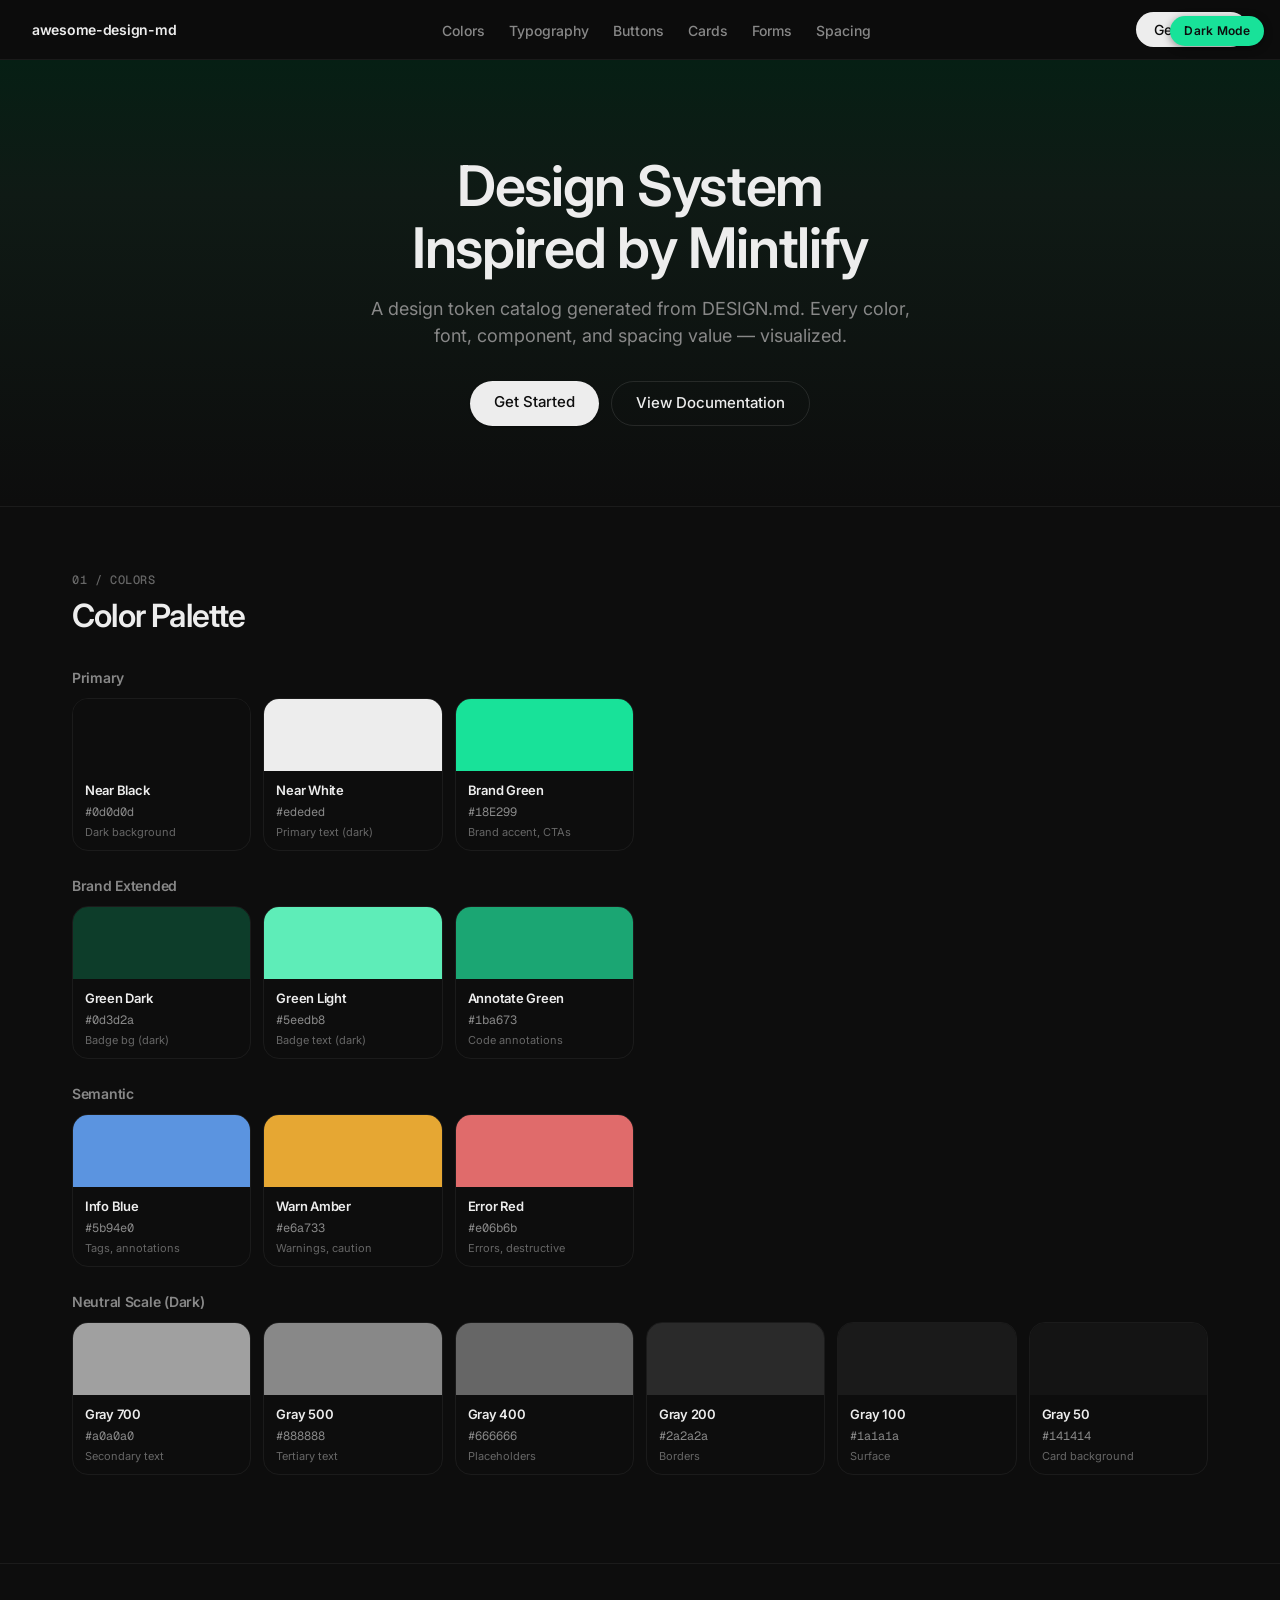
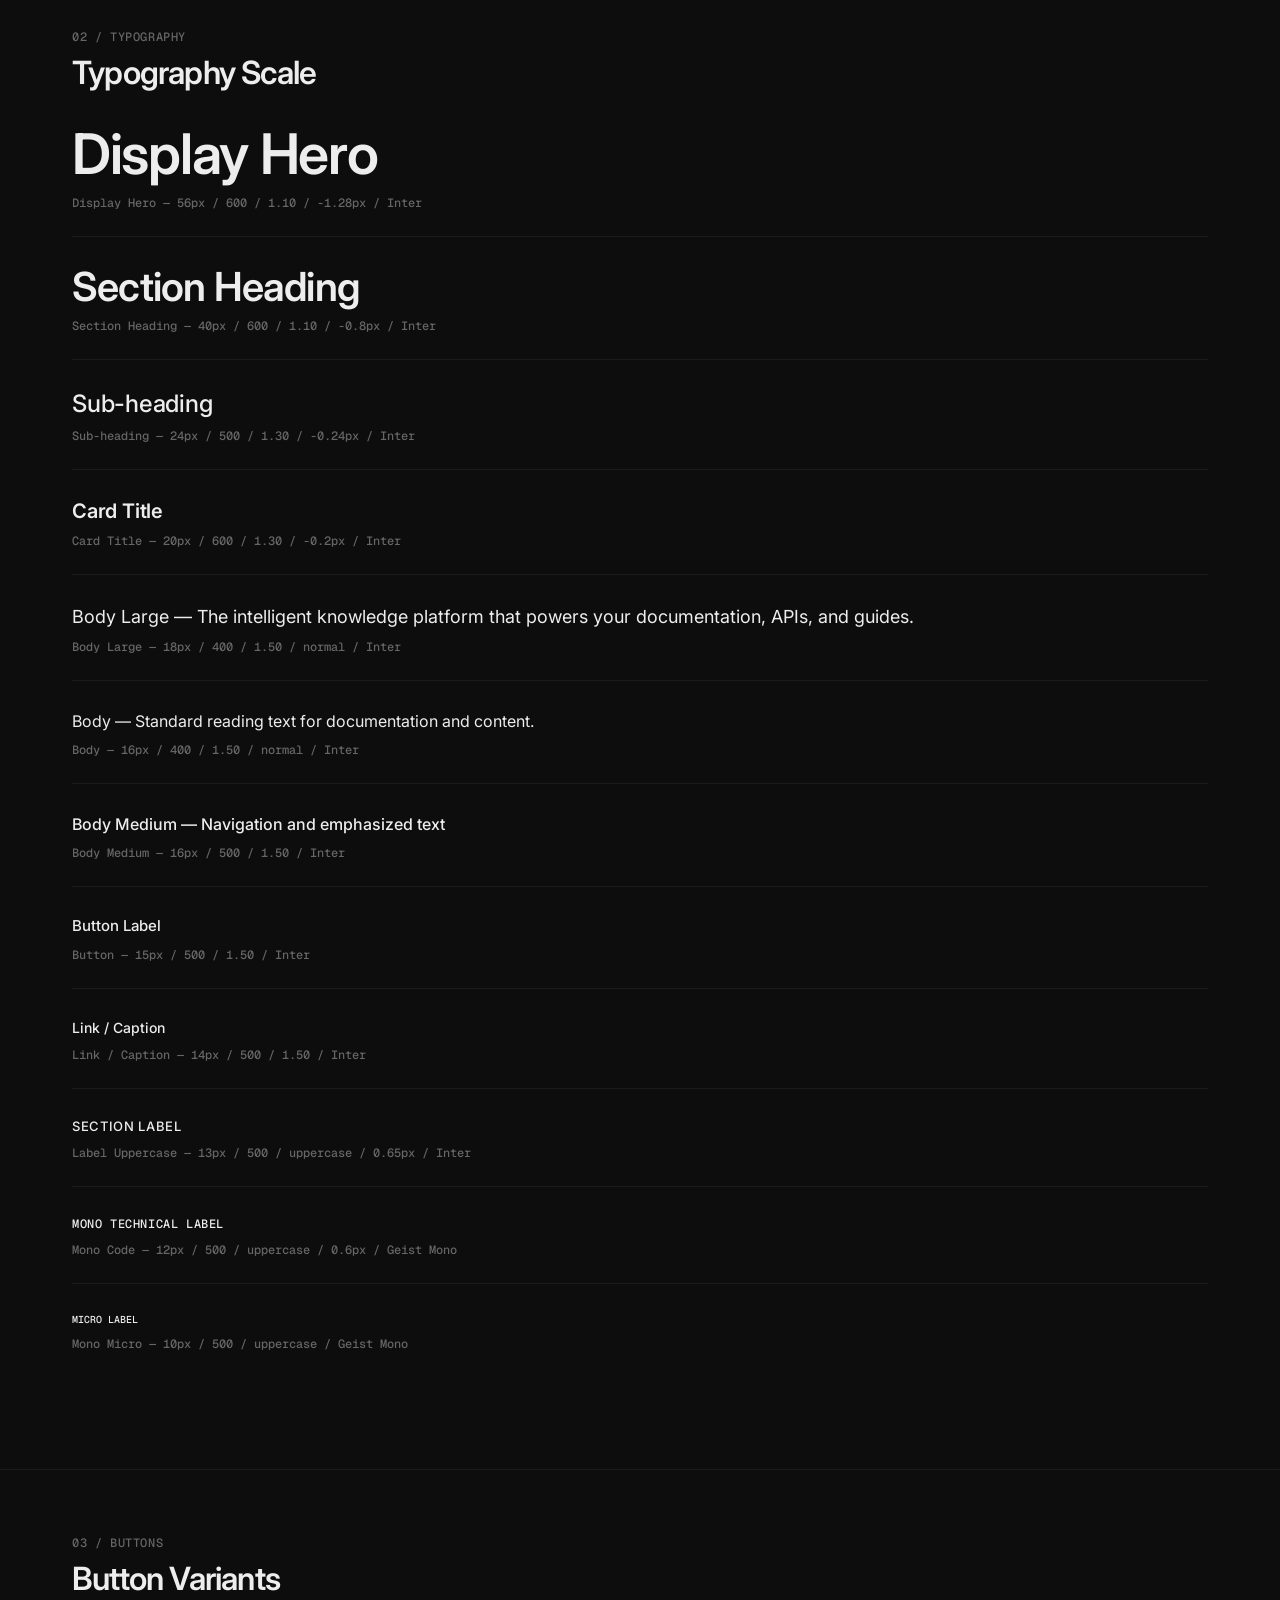
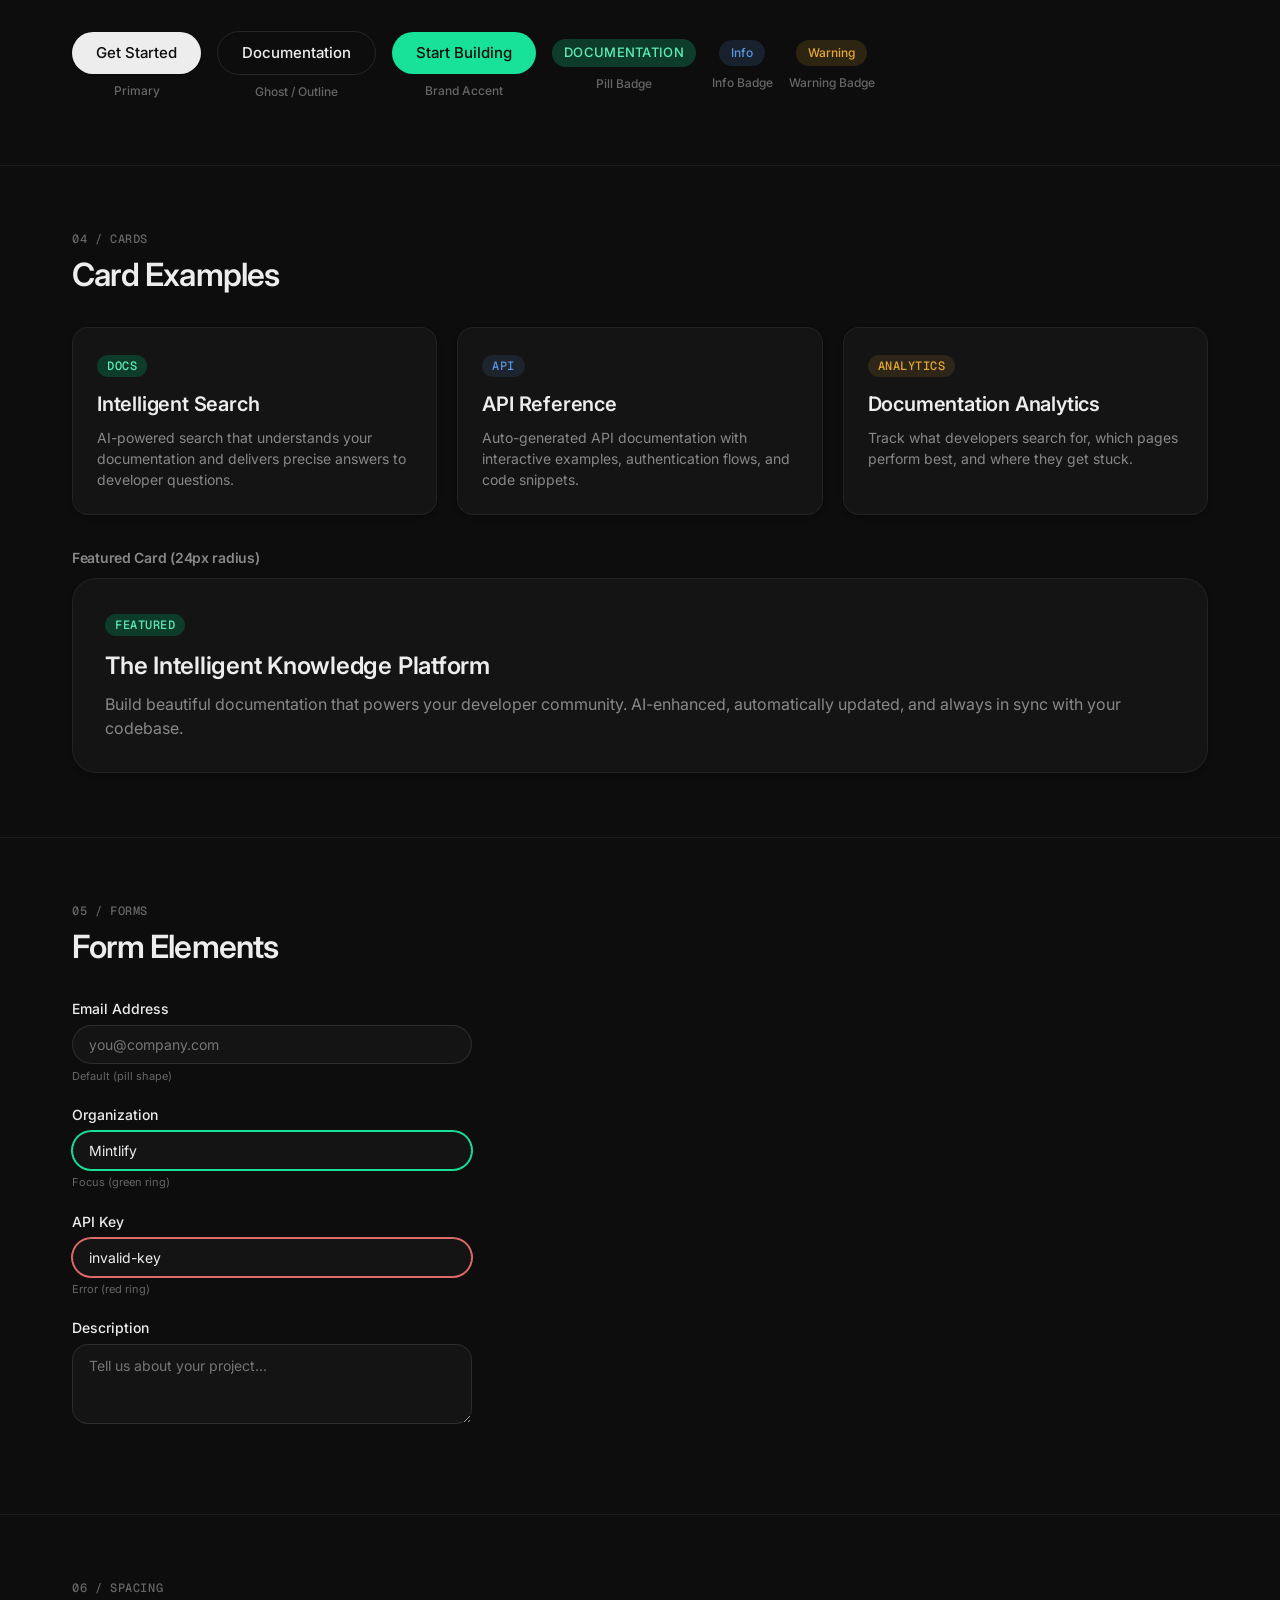
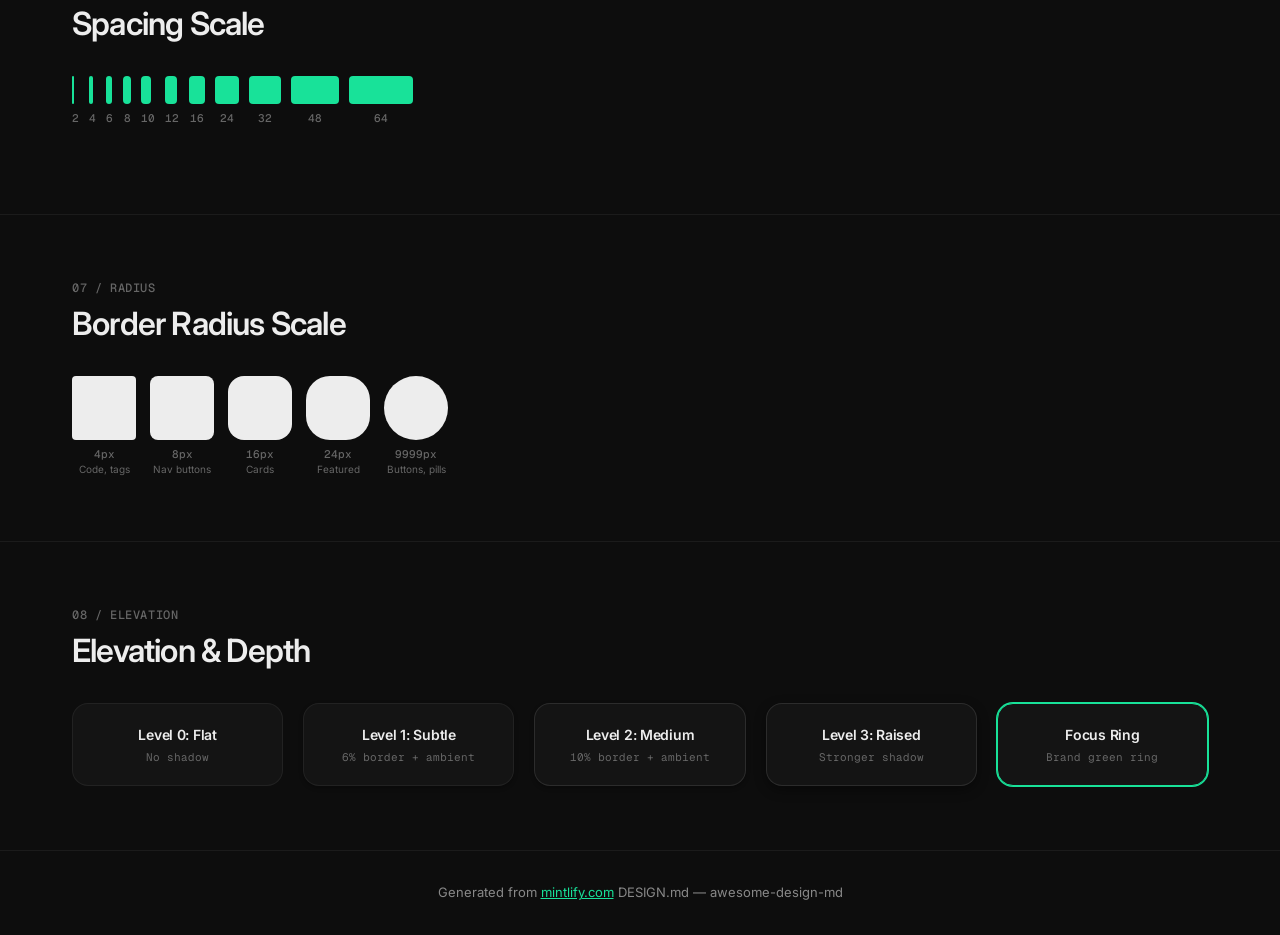
<file: reference/design-styles/mintlify/preview-dark.html>
<!DOCTYPE html>
<html lang="en">
<head>
<meta charset="UTF-8">
<meta name="viewport" content="width=device-width, initial-scale=1.0">
<title>Design System Preview: Mintlify (Dark)</title>
<link rel="preconnect" href="https://fonts.googleapis.com">
<link rel="preconnect" href="https://fonts.gstatic.com" crossorigin>
<link href="https://fonts.googleapis.com/css2?family=Inter:wght@400;500;600&family=Geist+Mono:wght@400;500;600&display=swap" rel="stylesheet">
<style>
  :root {
    --black: #ededed;
    --white: #0d0d0d;
    --gray-50: #141414;
    --gray-100: #1a1a1a;
    --gray-200: #2a2a2a;
    --gray-400: #666666;
    --gray-500: #888888;
    --gray-700: #a0a0a0;
    --brand: #18E299;
    --brand-light: #0d3d2a;
    --brand-deep: #5eedb8;
    --warn: #e6a733;
    --info-blue: #5b94e0;
    --error: #e06b6b;
    --border-subtle: rgba(255,255,255,0.06);
    --border-medium: rgba(255,255,255,0.10);
    --shadow-ambient: rgba(0,0,0,0.3) 0px 2px 4px;
    --shadow-button: rgba(0,0,0,0.4) 0px 1px 2px;
    --font-sans: 'Inter', system-ui, -apple-system, sans-serif;
    --font-mono: 'Geist Mono', ui-monospace, SFMono-Regular, 'Roboto Mono', Menlo, monospace;
  }
  * { margin: 0; padding: 0; box-sizing: border-box; }
  body {
    background: var(--white);
    color: var(--black);
    font-family: var(--font-sans);
    font-size: 16px; font-weight: 400; line-height: 1.50;
    -webkit-font-smoothing: antialiased;
  }

  /* DARK MODE BADGE */
  .dark-badge {
    position: fixed; top: 16px; right: 16px; z-index: 200;
    background: var(--brand); color: #0d0d0d;
    padding: 6px 14px; border-radius: 9999px;
    font-size: 12px; font-weight: 600; letter-spacing: 0.3px;
    box-shadow: 0 2px 8px rgba(0,0,0,0.4);
  }

  /* NAV */
  .nav {
    position: sticky; top: 0; z-index: 100;
    display: flex; align-items: center; justify-content: space-between;
    padding: 12px 32px;
    background: rgba(13,13,13,0.88);
    backdrop-filter: blur(12px);
    border-bottom: 1px solid var(--border-subtle);
  }
  .nav-brand { font-size: 14px; font-weight: 600; color: var(--black); text-decoration: none; letter-spacing: -0.28px; }
  .nav-links { display: flex; gap: 24px; list-style: none; }
  .nav-links a { font-size: 14px; font-weight: 500; color: var(--gray-500); text-decoration: none; transition: color 0.15s; }
  .nav-links a:hover { color: var(--brand); }
  .nav-cta {
    display: inline-block; background: var(--black); color: var(--white);
    padding: 7px 18px; border-radius: 9999px; font-size: 14px; font-weight: 500;
    text-decoration: none; transition: opacity 0.15s;
  }
  .nav-cta:hover { opacity: 0.88; }

  /* HERO */
  .hero {
    padding: 96px 32px 80px; text-align: center;
    background: linear-gradient(180deg, #061f14 0%, #0f1a15 30%, #0d0d0d 100%);
    position: relative;
  }
  .hero h1 {
    font-size: 56px; font-weight: 600; line-height: 1.10;
    letter-spacing: -1.28px; color: var(--black); margin-bottom: 16px;
  }
  .hero p { font-size: 18px; font-weight: 400; line-height: 1.50; color: var(--gray-500); max-width: 560px; margin: 0 auto 32px; }
  .hero-buttons { display: flex; gap: 12px; justify-content: center; flex-wrap: wrap; }
  .btn-dark {
    display: inline-block; background: var(--black); color: var(--white);
    padding: 10px 24px; border-radius: 9999px; border: none;
    font-family: var(--font-sans); font-size: 15px; font-weight: 500;
    text-decoration: none; cursor: pointer; transition: opacity 0.15s;
    box-shadow: var(--shadow-button);
  }
  .btn-dark:hover { opacity: 0.88; }
  .btn-ghost {
    display: inline-block; background: transparent; color: var(--black);
    padding: 10px 24px; border-radius: 9999px; border: 1px solid var(--border-medium);
    font-family: var(--font-sans); font-size: 15px; font-weight: 500;
    text-decoration: none; cursor: pointer; transition: border-color 0.15s;
  }
  .btn-ghost:hover { border-color: var(--gray-400); }

  /* SECTIONS */
  .section { padding: 64px 32px; max-width: 1200px; margin: 0 auto; }
  .section-label {
    font-family: var(--font-mono); font-size: 12px; font-weight: 500;
    color: var(--gray-400); text-transform: uppercase; margin-bottom: 8px;
    letter-spacing: 0.6px;
  }
  .section-title { font-size: 32px; font-weight: 600; line-height: 1.20; letter-spacing: -0.8px; margin-bottom: 32px; }
  .section-divider { border: none; border-top: 1px solid var(--border-subtle); margin: 0; }

  /* COLORS */
  .color-grid { display: grid; grid-template-columns: repeat(auto-fill, minmax(155px, 1fr)); gap: 12px; margin-bottom: 24px; }
  .color-swatch { border-radius: 16px; overflow: hidden; border: 1px solid var(--border-subtle); }
  .color-swatch-block { height: 72px; width: 100%; }
  .color-swatch-info { padding: 10px 12px; }
  .color-swatch-name { font-size: 13px; font-weight: 600; margin-bottom: 2px; letter-spacing: -0.26px; }
  .color-swatch-hex { font-size: 12px; color: var(--gray-500); font-family: var(--font-mono); }
  .color-swatch-role { font-size: 11px; color: var(--gray-400); margin-top: 3px; }
  .color-group-label { font-size: 14px; font-weight: 600; color: var(--gray-500); letter-spacing: -0.28px; margin: 24px 0 10px; }

  /* TYPOGRAPHY */
  .type-sample { margin-bottom: 28px; padding-bottom: 24px; border-bottom: 1px solid var(--border-subtle); }
  .type-sample:last-child { border-bottom: none; }
  .type-meta { font-family: var(--font-mono); font-size: 12px; font-weight: 500; color: var(--gray-400); margin-top: 8px; }

  /* BUTTONS */
  .button-row { display: flex; gap: 16px; flex-wrap: wrap; align-items: center; }
  .button-item { text-align: center; }
  .button-label { font-size: 12px; font-weight: 500; color: var(--gray-400); margin-top: 8px; }
  .btn-brand {
    display: inline-block; background: var(--brand); color: #0d0d0d;
    padding: 10px 24px; border-radius: 9999px; font-size: 15px; font-weight: 500;
    text-decoration: none; border: none; cursor: pointer;
  }
  .btn-pill-badge {
    display: inline-block; background: var(--brand-light); color: var(--brand-deep);
    padding: 4px 12px; border-radius: 9999px; font-size: 13px; font-weight: 500;
    text-decoration: none; text-transform: uppercase; letter-spacing: 0.3px;
  }

  /* CARDS */
  .card-grid { display: grid; grid-template-columns: repeat(auto-fit, minmax(320px, 1fr)); gap: 20px; }
  .card {
    background: var(--gray-50); border-radius: 16px; padding: 24px;
    border: 1px solid var(--border-subtle);
    box-shadow: var(--shadow-ambient);
    transition: border-color 0.2s;
  }
  .card:hover { border-color: var(--border-medium); }
  .card h3 { font-size: 20px; font-weight: 600; letter-spacing: -0.2px; margin-bottom: 8px; }
  .card p { font-size: 14px; color: var(--gray-500); line-height: 1.50; }
  .card-badge {
    display: inline-block; font-family: var(--font-mono); font-size: 12px; font-weight: 500;
    text-transform: uppercase; padding: 2px 10px; border-radius: 9999px; margin-bottom: 12px;
    letter-spacing: 0.5px;
  }

  /* FEATURED CARD */
  .card-featured {
    background: var(--gray-50); border-radius: 24px; padding: 32px;
    border: 1px solid var(--border-subtle);
    box-shadow: var(--shadow-ambient);
  }
  .card-featured h3 { font-size: 24px; font-weight: 600; letter-spacing: -0.24px; margin-bottom: 8px; }
  .card-featured p { font-size: 16px; color: var(--gray-500); line-height: 1.50; }

  /* FORMS */
  .form-group { margin-bottom: 20px; max-width: 400px; }
  .form-label { display: block; font-size: 14px; font-weight: 500; color: var(--black); margin-bottom: 6px; }
  .form-input {
    width: 100%; background: var(--gray-50); color: var(--black);
    border: 1px solid var(--border-medium); padding: 10px 16px; border-radius: 9999px;
    font-family: var(--font-sans); font-size: 14px; outline: none;
    transition: border-color 0.15s;
  }
  .form-input:focus { border-color: var(--brand); box-shadow: 0 0 0 1px var(--brand); }
  .form-input--focus { border-color: var(--brand); box-shadow: 0 0 0 1px var(--brand); }
  .form-input--error { border-color: var(--error); box-shadow: 0 0 0 1px var(--error); }
  .form-textarea {
    width: 100%; min-height: 80px; background: var(--gray-50); color: var(--black);
    border: 1px solid var(--border-medium); padding: 12px 16px; border-radius: 16px;
    font-family: var(--font-sans); font-size: 14px; resize: vertical; outline: none;
  }
  .form-state-label { font-size: 11px; color: var(--gray-400); margin-top: 4px; }

  /* SPACING */
  .spacing-row { display: flex; align-items: flex-end; gap: 10px; flex-wrap: wrap; margin-bottom: 24px; }
  .spacing-item { text-align: center; }
  .spacing-block { background: var(--brand); border-radius: 4px; margin-bottom: 6px; height: 28px; }
  .spacing-value { font-family: var(--font-mono); font-size: 11px; font-weight: 500; color: var(--gray-400); }

  /* RADIUS */
  .radius-row { display: flex; gap: 14px; flex-wrap: wrap; align-items: center; }
  .radius-item { text-align: center; }
  .radius-box { width: 64px; height: 64px; background: var(--black); margin-bottom: 6px; }
  .radius-label { font-family: var(--font-mono); font-size: 11px; font-weight: 500; color: var(--gray-400); }
  .radius-context { font-size: 10px; color: var(--gray-400); }

  /* ELEVATION */
  .elevation-grid { display: grid; grid-template-columns: repeat(auto-fit, minmax(200px, 1fr)); gap: 20px; }
  .elevation-card { background: var(--gray-50); border-radius: 16px; padding: 20px; text-align: center; }
  .elevation-label { font-size: 14px; font-weight: 600; letter-spacing: -0.28px; margin-bottom: 4px; }
  .elevation-desc { font-family: var(--font-mono); font-size: 11px; color: var(--gray-400); }

  /* FOOTER */
  .footer { padding: 32px; text-align: center; border-top: 1px solid var(--border-subtle); font-size: 13px; color: var(--gray-500); }
  .footer a { color: var(--brand); text-decoration: underline; }

  @media (max-width: 768px) {
    .hero h1 { font-size: 40px; letter-spacing: -0.8px; }
    .nav-links { display: none; }
    .section { padding: 48px 20px; }
    .card-grid { grid-template-columns: 1fr; }
  }
</style>
</head>
<body>

<div class="dark-badge">Dark Mode</div>

<nav class="nav">
  <a class="nav-brand" href="#">awesome-design-md</a>
  <ul class="nav-links">
    <li><a href="#colors">Colors</a></li>
    <li><a href="#typography">Typography</a></li>
    <li><a href="#buttons">Buttons</a></li>
    <li><a href="#cards">Cards</a></li>
    <li><a href="#forms">Forms</a></li>
    <li><a href="#spacing">Spacing</a></li>
  </ul>
  <a class="nav-cta" href="#">Get Started</a>
</nav>

<section class="hero">
  <h1>Design System<br>Inspired by Mintlify</h1>
  <p>A design token catalog generated from DESIGN.md. Every color, font, component, and spacing value — visualized.</p>
  <div class="hero-buttons">
    <a class="btn-dark" href="#">Get Started</a>
    <a class="btn-ghost" href="#">View Documentation</a>
  </div>
</section>

<hr class="section-divider">

<section class="section" id="colors">
  <div class="section-label">01 / Colors</div>
  <h2 class="section-title">Color Palette</h2>

  <div class="color-group-label">Primary</div>
  <div class="color-grid">
    <div class="color-swatch"><div class="color-swatch-block" style="background:#0d0d0d"></div><div class="color-swatch-info"><div class="color-swatch-name">Near Black</div><div class="color-swatch-hex">#0d0d0d</div><div class="color-swatch-role">Dark background</div></div></div>
    <div class="color-swatch"><div class="color-swatch-block" style="background:#ededed"></div><div class="color-swatch-info"><div class="color-swatch-name">Near White</div><div class="color-swatch-hex">#ededed</div><div class="color-swatch-role">Primary text (dark)</div></div></div>
    <div class="color-swatch"><div class="color-swatch-block" style="background:#18E299"></div><div class="color-swatch-info"><div class="color-swatch-name">Brand Green</div><div class="color-swatch-hex">#18E299</div><div class="color-swatch-role">Brand accent, CTAs</div></div></div>
  </div>

  <div class="color-group-label">Brand Extended</div>
  <div class="color-grid">
    <div class="color-swatch"><div class="color-swatch-block" style="background:#0d3d2a"></div><div class="color-swatch-info"><div class="color-swatch-name">Green Dark</div><div class="color-swatch-hex">#0d3d2a</div><div class="color-swatch-role">Badge bg (dark)</div></div></div>
    <div class="color-swatch"><div class="color-swatch-block" style="background:#5eedb8"></div><div class="color-swatch-info"><div class="color-swatch-name">Green Light</div><div class="color-swatch-hex">#5eedb8</div><div class="color-swatch-role">Badge text (dark)</div></div></div>
    <div class="color-swatch"><div class="color-swatch-block" style="background:#1ba673"></div><div class="color-swatch-info"><div class="color-swatch-name">Annotate Green</div><div class="color-swatch-hex">#1ba673</div><div class="color-swatch-role">Code annotations</div></div></div>
  </div>

  <div class="color-group-label">Semantic</div>
  <div class="color-grid">
    <div class="color-swatch"><div class="color-swatch-block" style="background:#5b94e0"></div><div class="color-swatch-info"><div class="color-swatch-name">Info Blue</div><div class="color-swatch-hex">#5b94e0</div><div class="color-swatch-role">Tags, annotations</div></div></div>
    <div class="color-swatch"><div class="color-swatch-block" style="background:#e6a733"></div><div class="color-swatch-info"><div class="color-swatch-name">Warn Amber</div><div class="color-swatch-hex">#e6a733</div><div class="color-swatch-role">Warnings, caution</div></div></div>
    <div class="color-swatch"><div class="color-swatch-block" style="background:#e06b6b"></div><div class="color-swatch-info"><div class="color-swatch-name">Error Red</div><div class="color-swatch-hex">#e06b6b</div><div class="color-swatch-role">Errors, destructive</div></div></div>
  </div>

  <div class="color-group-label">Neutral Scale (Dark)</div>
  <div class="color-grid">
    <div class="color-swatch"><div class="color-swatch-block" style="background:#a0a0a0"></div><div class="color-swatch-info"><div class="color-swatch-name">Gray 700</div><div class="color-swatch-hex">#a0a0a0</div><div class="color-swatch-role">Secondary text</div></div></div>
    <div class="color-swatch"><div class="color-swatch-block" style="background:#888888"></div><div class="color-swatch-info"><div class="color-swatch-name">Gray 500</div><div class="color-swatch-hex">#888888</div><div class="color-swatch-role">Tertiary text</div></div></div>
    <div class="color-swatch"><div class="color-swatch-block" style="background:#666666"></div><div class="color-swatch-info"><div class="color-swatch-name">Gray 400</div><div class="color-swatch-hex">#666666</div><div class="color-swatch-role">Placeholders</div></div></div>
    <div class="color-swatch"><div class="color-swatch-block" style="background:#2a2a2a"></div><div class="color-swatch-info"><div class="color-swatch-name">Gray 200</div><div class="color-swatch-hex">#2a2a2a</div><div class="color-swatch-role">Borders</div></div></div>
    <div class="color-swatch"><div class="color-swatch-block" style="background:#1a1a1a"></div><div class="color-swatch-info"><div class="color-swatch-name">Gray 100</div><div class="color-swatch-hex">#1a1a1a</div><div class="color-swatch-role">Surface</div></div></div>
    <div class="color-swatch"><div class="color-swatch-block" style="background:#141414"></div><div class="color-swatch-info"><div class="color-swatch-name">Gray 50</div><div class="color-swatch-hex">#141414</div><div class="color-swatch-role">Card background</div></div></div>
  </div>
</section>

<hr class="section-divider">

<section class="section" id="typography">
  <div class="section-label">02 / Typography</div>
  <h2 class="section-title">Typography Scale</h2>

  <div class="type-sample"><div style="font-size:56px; font-weight:600; line-height:1.10; letter-spacing:-1.28px;">Display Hero</div><div class="type-meta">Display Hero — 56px / 600 / 1.10 / -1.28px / Inter</div></div>
  <div class="type-sample"><div style="font-size:40px; font-weight:600; line-height:1.10; letter-spacing:-0.8px;">Section Heading</div><div class="type-meta">Section Heading — 40px / 600 / 1.10 / -0.8px / Inter</div></div>
  <div class="type-sample"><div style="font-size:24px; font-weight:500; line-height:1.30; letter-spacing:-0.24px;">Sub-heading</div><div class="type-meta">Sub-heading — 24px / 500 / 1.30 / -0.24px / Inter</div></div>
  <div class="type-sample"><div style="font-size:20px; font-weight:600; line-height:1.30; letter-spacing:-0.2px;">Card Title</div><div class="type-meta">Card Title — 20px / 600 / 1.30 / -0.2px / Inter</div></div>
  <div class="type-sample"><div style="font-size:18px; font-weight:400; line-height:1.50;">Body Large — The intelligent knowledge platform that powers your documentation, APIs, and guides.</div><div class="type-meta">Body Large — 18px / 400 / 1.50 / normal / Inter</div></div>
  <div class="type-sample"><div style="font-size:16px; font-weight:400; line-height:1.50;">Body — Standard reading text for documentation and content.</div><div class="type-meta">Body — 16px / 400 / 1.50 / normal / Inter</div></div>
  <div class="type-sample"><div style="font-size:16px; font-weight:500; line-height:1.50;">Body Medium — Navigation and emphasized text</div><div class="type-meta">Body Medium — 16px / 500 / 1.50 / Inter</div></div>
  <div class="type-sample"><div style="font-size:15px; font-weight:500; line-height:1.50;">Button Label</div><div class="type-meta">Button — 15px / 500 / 1.50 / Inter</div></div>
  <div class="type-sample"><div style="font-size:14px; font-weight:500; line-height:1.50;">Link / Caption</div><div class="type-meta">Link / Caption — 14px / 500 / 1.50 / Inter</div></div>
  <div class="type-sample"><div style="font-size:13px; font-weight:500; line-height:1.50; text-transform:uppercase; letter-spacing:0.65px;">Section Label</div><div class="type-meta">Label Uppercase — 13px / 500 / uppercase / 0.65px / Inter</div></div>
  <div class="type-sample"><div style="font-family:var(--font-mono); font-size:12px; font-weight:500; line-height:1.50; text-transform:uppercase; letter-spacing:0.6px;">MONO TECHNICAL LABEL</div><div class="type-meta">Mono Code — 12px / 500 / uppercase / 0.6px / Geist Mono</div></div>
  <div class="type-sample"><div style="font-family:var(--font-mono); font-size:10px; font-weight:500; line-height:1.50; text-transform:uppercase;">MICRO LABEL</div><div class="type-meta">Mono Micro — 10px / 500 / uppercase / Geist Mono</div></div>
</section>

<hr class="section-divider">

<section class="section" id="buttons">
  <div class="section-label">03 / Buttons</div>
  <h2 class="section-title">Button Variants</h2>
  <div class="button-row">
    <div class="button-item"><a class="btn-dark" href="#">Get Started</a><div class="button-label">Primary</div></div>
    <div class="button-item"><a class="btn-ghost" href="#">Documentation</a><div class="button-label">Ghost / Outline</div></div>
    <div class="button-item"><a class="btn-brand" href="#">Start Building</a><div class="button-label">Brand Accent</div></div>
    <div class="button-item"><span class="btn-pill-badge">Documentation</span><div class="button-label">Pill Badge</div></div>
    <div class="button-item"><span style="display:inline-block; background:rgba(91,148,224,0.15); color:#5b94e0; padding:4px 12px; border-radius:9999px; font-size:12px; font-weight:500;">Info</span><div class="button-label">Info Badge</div></div>
    <div class="button-item"><span style="display:inline-block; background:rgba(230,167,51,0.15); color:#e6a733; padding:4px 12px; border-radius:9999px; font-size:12px; font-weight:500;">Warning</span><div class="button-label">Warning Badge</div></div>
  </div>
</section>

<hr class="section-divider">

<section class="section" id="cards">
  <div class="section-label">04 / Cards</div>
  <h2 class="section-title">Card Examples</h2>
  <div class="card-grid">
    <div class="card">
      <div class="card-badge" style="background:var(--brand-light); color:var(--brand-deep);">Docs</div>
      <h3>Intelligent Search</h3>
      <p>AI-powered search that understands your documentation and delivers precise answers to developer questions.</p>
    </div>
    <div class="card">
      <div class="card-badge" style="background:rgba(91,148,224,0.12); color:#5b94e0;">API</div>
      <h3>API Reference</h3>
      <p>Auto-generated API documentation with interactive examples, authentication flows, and code snippets.</p>
    </div>
    <div class="card">
      <div class="card-badge" style="background:rgba(230,167,51,0.12); color:#e6a733;">Analytics</div>
      <h3>Documentation Analytics</h3>
      <p>Track what developers search for, which pages perform best, and where they get stuck.</p>
    </div>
  </div>

  <div style="margin-top:32px;">
    <div class="color-group-label">Featured Card (24px radius)</div>
    <div class="card-featured">
      <div class="card-badge" style="background:var(--brand-light); color:var(--brand-deep);">Featured</div>
      <h3>The Intelligent Knowledge Platform</h3>
      <p>Build beautiful documentation that powers your developer community. AI-enhanced, automatically updated, and always in sync with your codebase.</p>
    </div>
  </div>
</section>

<hr class="section-divider">

<section class="section" id="forms">
  <div class="section-label">05 / Forms</div>
  <h2 class="section-title">Form Elements</h2>
  <div class="form-group"><label class="form-label">Email Address</label><input class="form-input" type="text" placeholder="you@company.com"><div class="form-state-label">Default (pill shape)</div></div>
  <div class="form-group"><label class="form-label">Organization</label><input class="form-input form-input--focus" type="text" value="Mintlify"><div class="form-state-label">Focus (green ring)</div></div>
  <div class="form-group"><label class="form-label">API Key</label><input class="form-input form-input--error" type="text" value="invalid-key"><div class="form-state-label">Error (red ring)</div></div>
  <div class="form-group"><label class="form-label">Description</label><textarea class="form-textarea" placeholder="Tell us about your project..."></textarea></div>
</section>

<hr class="section-divider">

<section class="section" id="spacing">
  <div class="section-label">06 / Spacing</div>
  <h2 class="section-title">Spacing Scale</h2>
  <div class="spacing-row">
    <div class="spacing-item"><div class="spacing-block" style="width:2px"></div><div class="spacing-value">2</div></div>
    <div class="spacing-item"><div class="spacing-block" style="width:4px"></div><div class="spacing-value">4</div></div>
    <div class="spacing-item"><div class="spacing-block" style="width:6px"></div><div class="spacing-value">6</div></div>
    <div class="spacing-item"><div class="spacing-block" style="width:8px"></div><div class="spacing-value">8</div></div>
    <div class="spacing-item"><div class="spacing-block" style="width:10px"></div><div class="spacing-value">10</div></div>
    <div class="spacing-item"><div class="spacing-block" style="width:12px"></div><div class="spacing-value">12</div></div>
    <div class="spacing-item"><div class="spacing-block" style="width:16px"></div><div class="spacing-value">16</div></div>
    <div class="spacing-item"><div class="spacing-block" style="width:24px"></div><div class="spacing-value">24</div></div>
    <div class="spacing-item"><div class="spacing-block" style="width:32px"></div><div class="spacing-value">32</div></div>
    <div class="spacing-item"><div class="spacing-block" style="width:48px"></div><div class="spacing-value">48</div></div>
    <div class="spacing-item"><div class="spacing-block" style="width:64px"></div><div class="spacing-value">64</div></div>
  </div>
</section>

<hr class="section-divider">

<section class="section" id="radius">
  <div class="section-label">07 / Radius</div>
  <h2 class="section-title">Border Radius Scale</h2>
  <div class="radius-row">
    <div class="radius-item"><div class="radius-box" style="border-radius:4px"></div><div class="radius-label">4px</div><div class="radius-context">Code, tags</div></div>
    <div class="radius-item"><div class="radius-box" style="border-radius:8px"></div><div class="radius-label">8px</div><div class="radius-context">Nav buttons</div></div>
    <div class="radius-item"><div class="radius-box" style="border-radius:16px"></div><div class="radius-label">16px</div><div class="radius-context">Cards</div></div>
    <div class="radius-item"><div class="radius-box" style="border-radius:24px"></div><div class="radius-label">24px</div><div class="radius-context">Featured</div></div>
    <div class="radius-item"><div class="radius-box" style="border-radius:9999px"></div><div class="radius-label">9999px</div><div class="radius-context">Buttons, pills</div></div>
  </div>
</section>

<hr class="section-divider">

<section class="section" id="elevation">
  <div class="section-label">08 / Elevation</div>
  <h2 class="section-title">Elevation &amp; Depth</h2>
  <div class="elevation-grid">
    <div class="elevation-card" style="border: 1px solid var(--border-subtle);"><div class="elevation-label">Level 0: Flat</div><div class="elevation-desc">No shadow</div></div>
    <div class="elevation-card" style="border: 1px solid var(--border-subtle); box-shadow: var(--shadow-ambient);"><div class="elevation-label">Level 1: Subtle</div><div class="elevation-desc">6% border + ambient</div></div>
    <div class="elevation-card" style="border: 1px solid var(--border-medium); box-shadow: var(--shadow-ambient);"><div class="elevation-label">Level 2: Medium</div><div class="elevation-desc">10% border + ambient</div></div>
    <div class="elevation-card" style="border: 1px solid var(--border-medium); box-shadow: rgba(0,0,0,0.4) 0px 4px 12px;"><div class="elevation-label">Level 3: Raised</div><div class="elevation-desc">Stronger shadow</div></div>
    <div class="elevation-card" style="border: 1px solid var(--brand); box-shadow: 0 0 0 1px var(--brand);"><div class="elevation-label">Focus Ring</div><div class="elevation-desc">Brand green ring</div></div>
  </div>
</section>

<footer class="footer">
  Generated from <a href="https://mintlify.com/">mintlify.com</a> DESIGN.md — awesome-design-md
</footer>

</body>
</html>
</file>
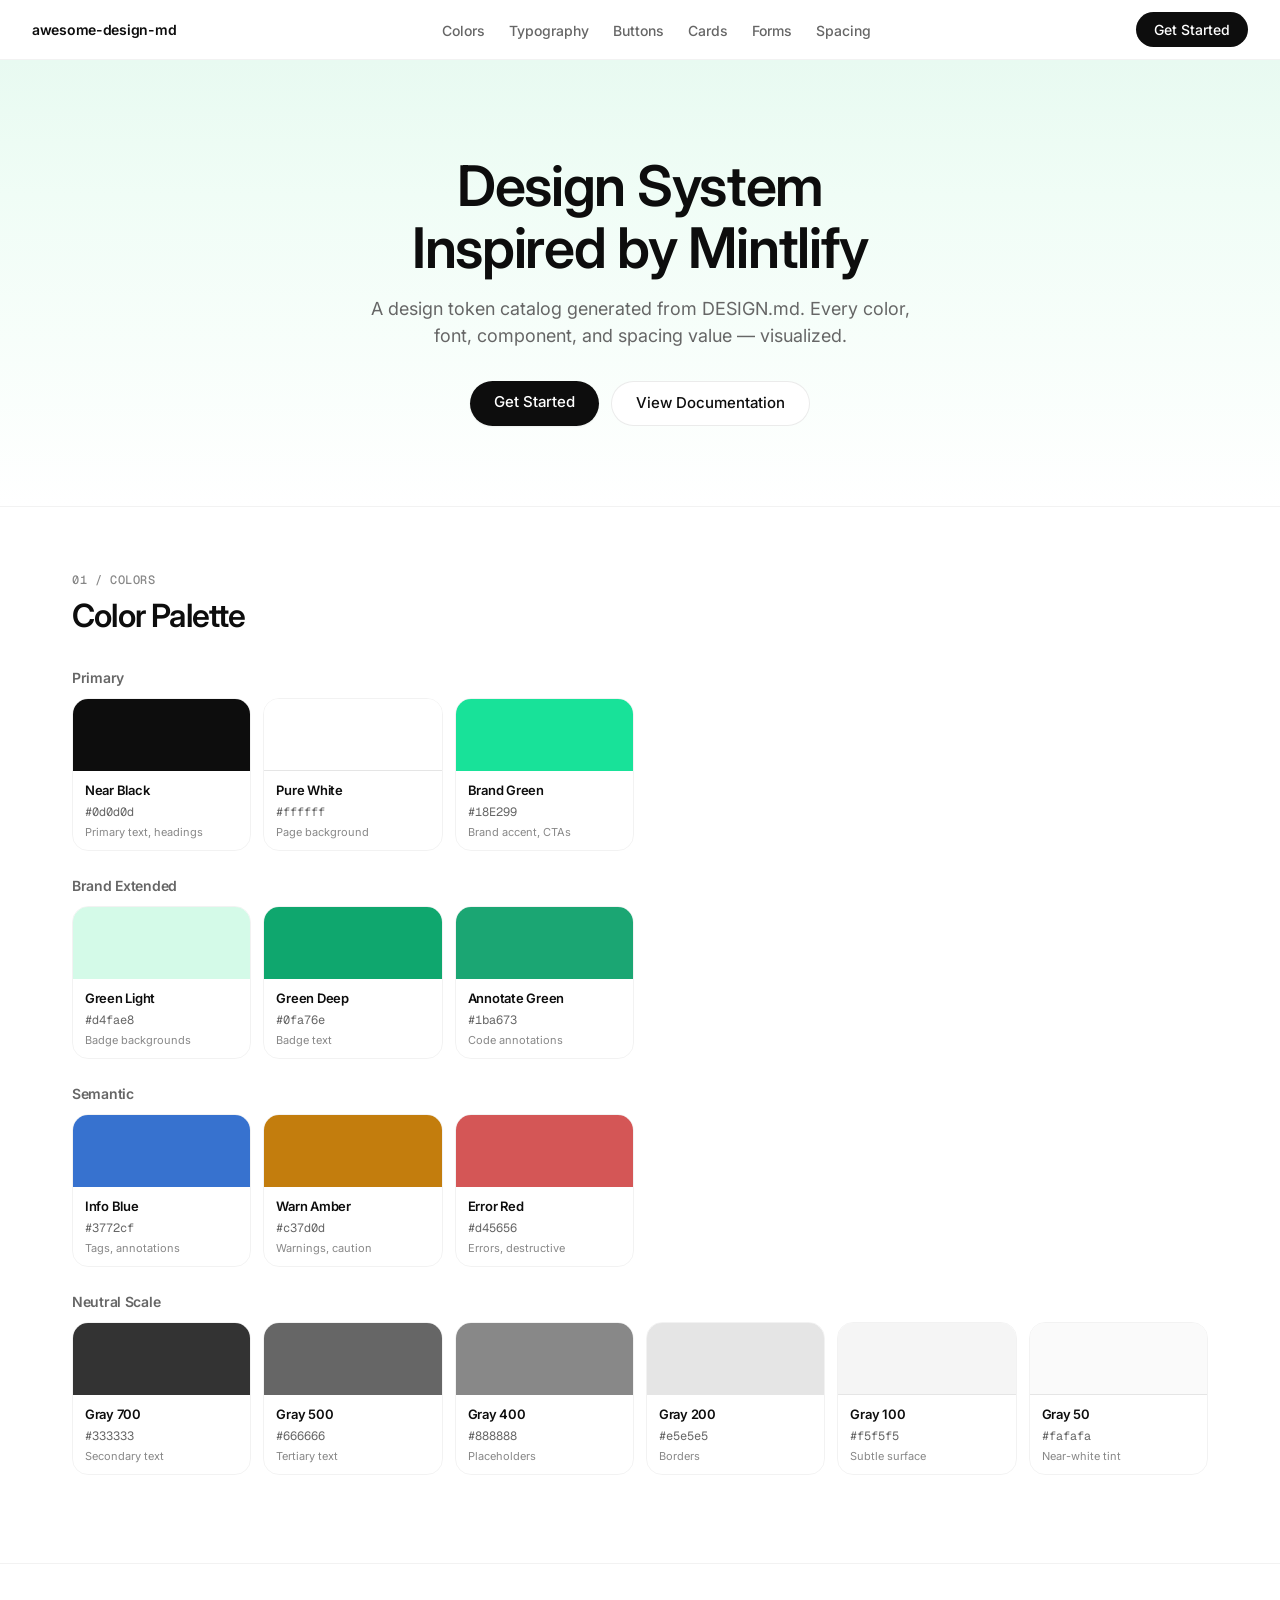
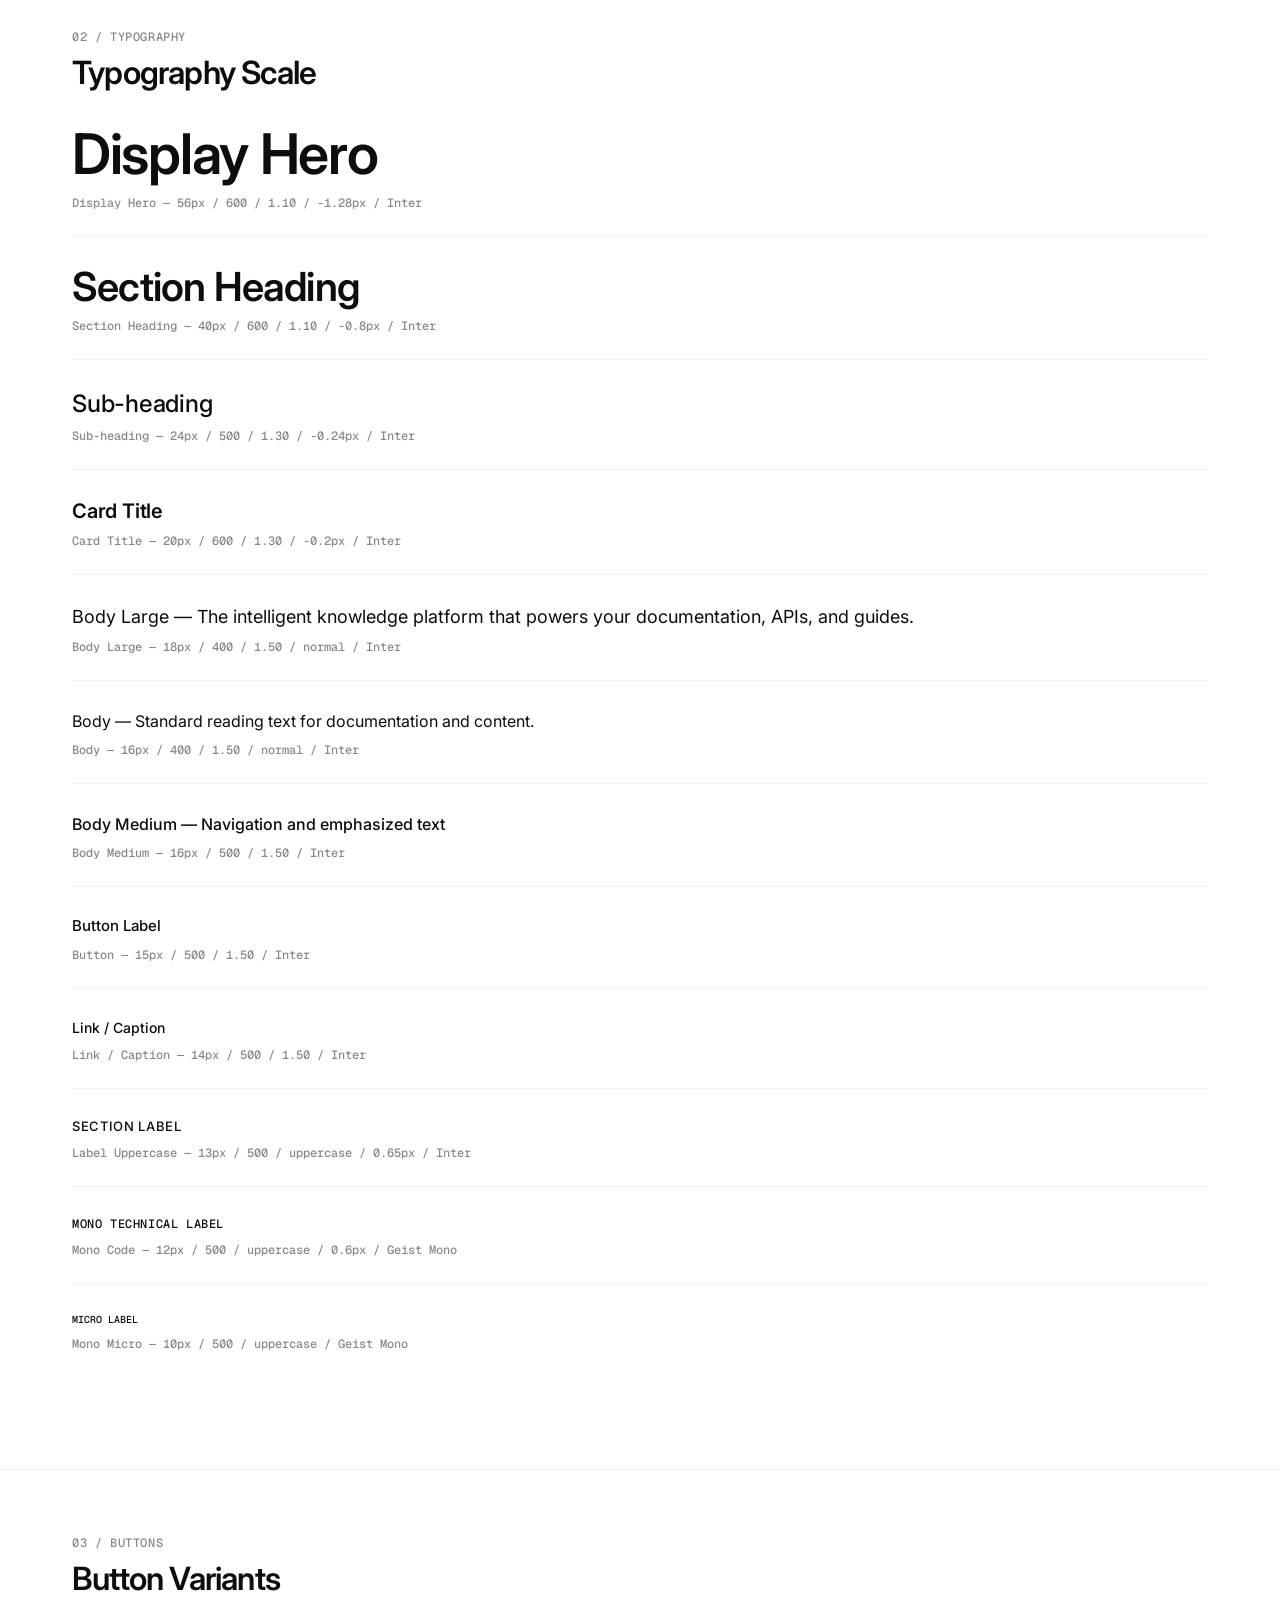
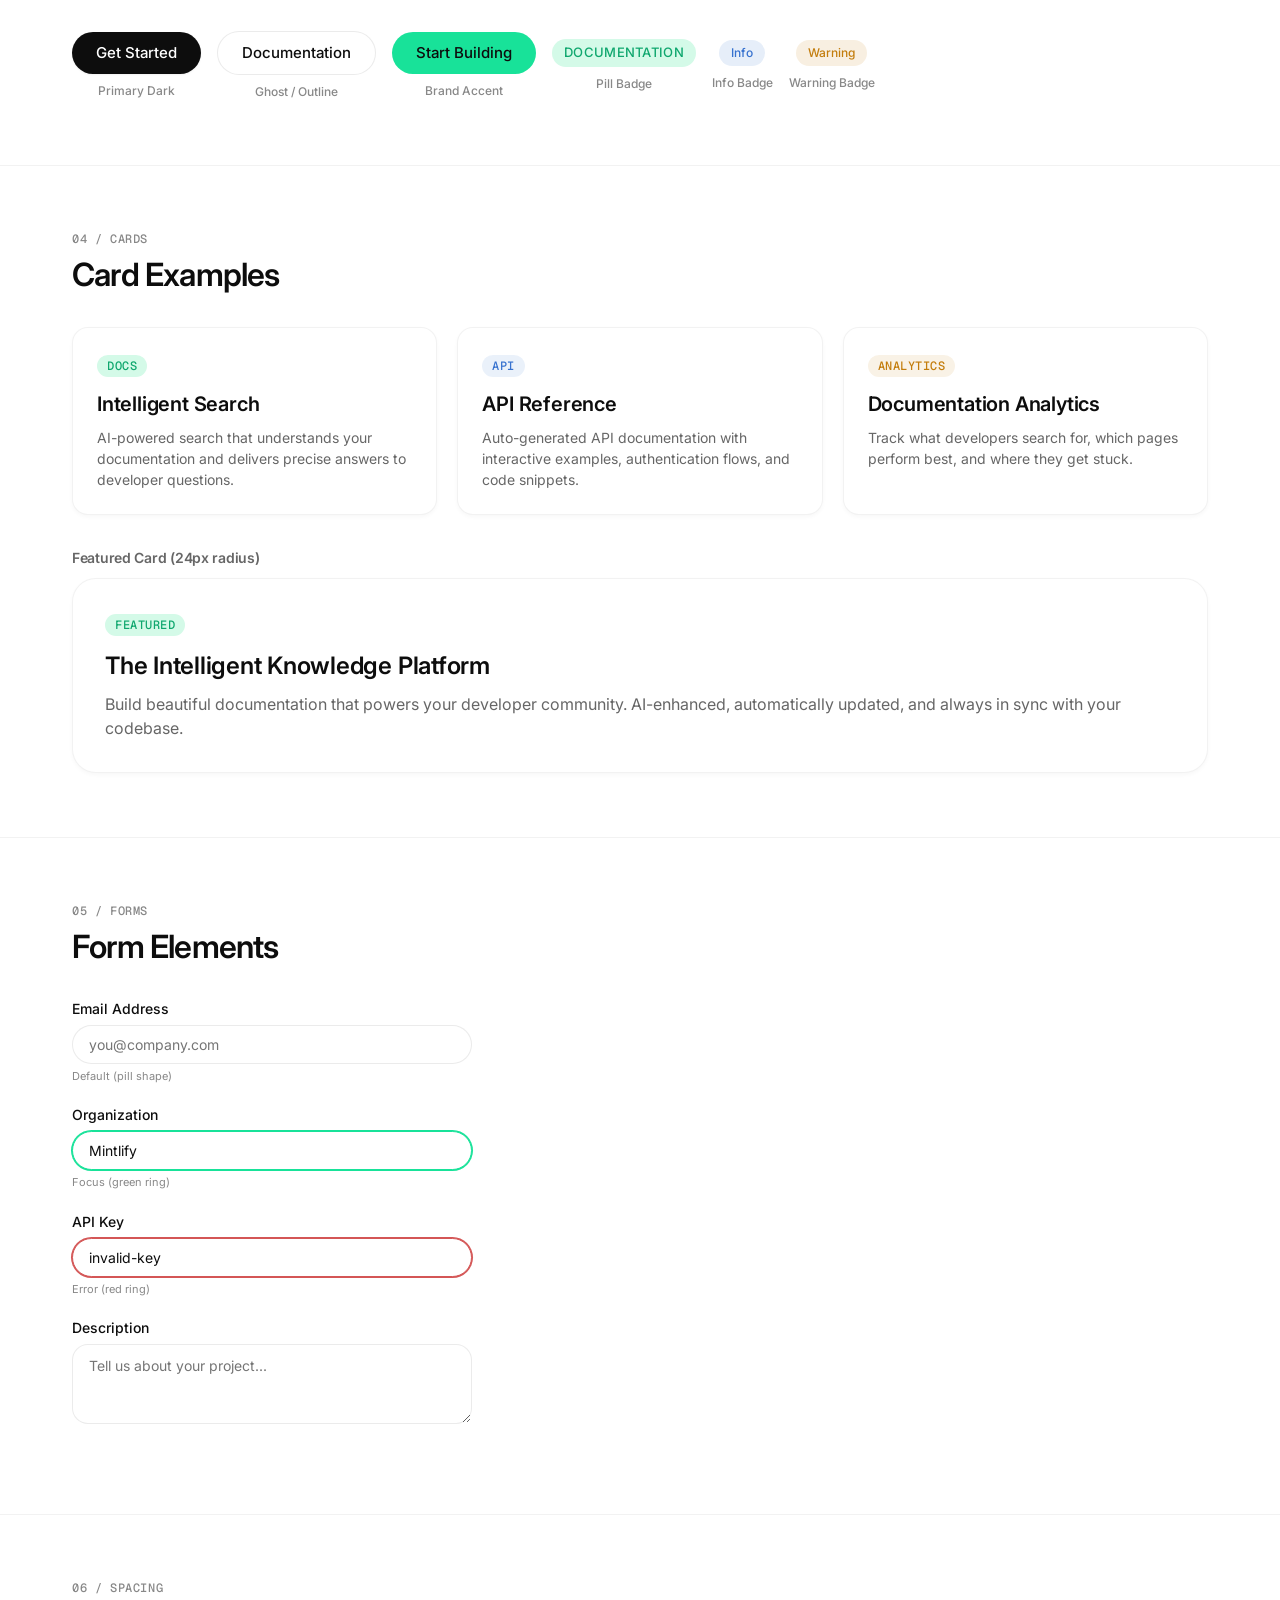
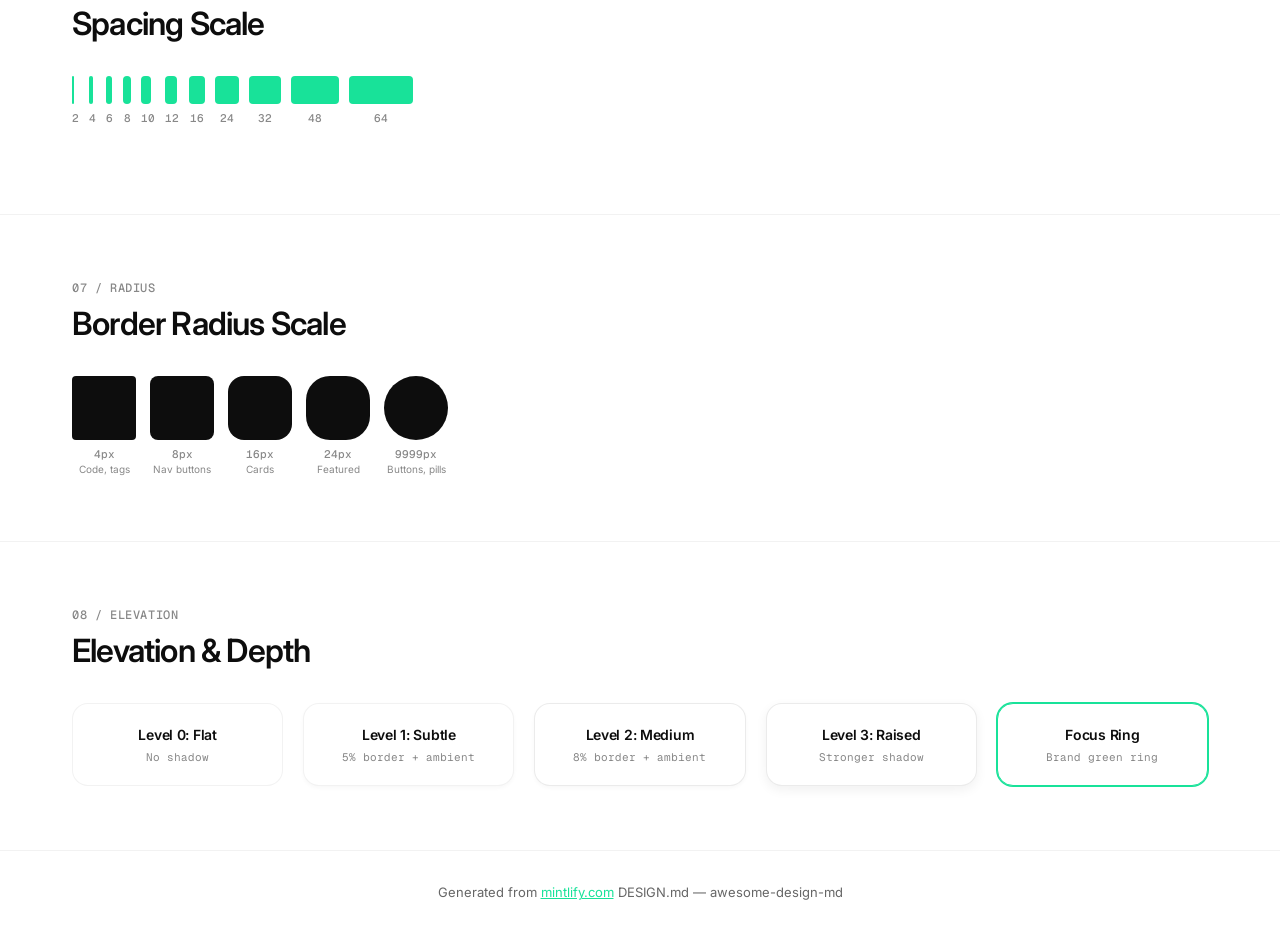
<file: reference/design-styles/mintlify/preview.html>
<!DOCTYPE html>
<html lang="en">
<head>
<meta charset="UTF-8">
<meta name="viewport" content="width=device-width, initial-scale=1.0">
<title>Design System Preview: Mintlify (Light)</title>
<link rel="preconnect" href="https://fonts.googleapis.com">
<link rel="preconnect" href="https://fonts.gstatic.com" crossorigin>
<link href="https://fonts.googleapis.com/css2?family=Inter:wght@400;500;600&family=Geist+Mono:wght@400;500;600&display=swap" rel="stylesheet">
<style>
  :root {
    --black: #0d0d0d;
    --white: #ffffff;
    --gray-50: #fafafa;
    --gray-100: #f5f5f5;
    --gray-200: #e5e5e5;
    --gray-400: #888888;
    --gray-500: #666666;
    --gray-700: #333333;
    --brand: #18E299;
    --brand-light: #d4fae8;
    --brand-deep: #0fa76e;
    --warn: #c37d0d;
    --info-blue: #3772cf;
    --error: #d45656;
    --border-subtle: rgba(0,0,0,0.05);
    --border-medium: rgba(0,0,0,0.08);
    --shadow-ambient: rgba(0,0,0,0.03) 0px 2px 4px;
    --shadow-button: rgba(0,0,0,0.06) 0px 1px 2px;
    --font-sans: 'Inter', system-ui, -apple-system, sans-serif;
    --font-mono: 'Geist Mono', ui-monospace, SFMono-Regular, 'Roboto Mono', Menlo, monospace;
  }
  * { margin: 0; padding: 0; box-sizing: border-box; }
  body {
    background: var(--white);
    color: var(--black);
    font-family: var(--font-sans);
    font-size: 16px; font-weight: 400; line-height: 1.50;
    -webkit-font-smoothing: antialiased;
  }

  /* NAV */
  .nav {
    position: sticky; top: 0; z-index: 100;
    display: flex; align-items: center; justify-content: space-between;
    padding: 12px 32px;
    background: rgba(255,255,255,0.88);
    backdrop-filter: blur(12px);
    border-bottom: 1px solid var(--border-subtle);
  }
  .nav-brand { font-size: 14px; font-weight: 600; color: var(--black); text-decoration: none; letter-spacing: -0.28px; }
  .nav-links { display: flex; gap: 24px; list-style: none; }
  .nav-links a { font-size: 14px; font-weight: 500; color: var(--gray-500); text-decoration: none; transition: color 0.15s; }
  .nav-links a:hover { color: var(--brand); }
  .nav-cta {
    display: inline-block; background: var(--black); color: var(--white);
    padding: 7px 18px; border-radius: 9999px; font-size: 14px; font-weight: 500;
    text-decoration: none; transition: opacity 0.15s;
  }
  .nav-cta:hover { opacity: 0.88; }

  /* HERO */
  .hero {
    padding: 96px 32px 80px; text-align: center;
    background: linear-gradient(180deg, #e8faf1 0%, #f0fdf6 30%, #ffffff 100%);
    position: relative;
  }
  .hero h1 {
    font-size: 56px; font-weight: 600; line-height: 1.10;
    letter-spacing: -1.28px; color: var(--black); margin-bottom: 16px;
  }
  .hero p { font-size: 18px; font-weight: 400; line-height: 1.50; color: var(--gray-500); max-width: 560px; margin: 0 auto 32px; }
  .hero-buttons { display: flex; gap: 12px; justify-content: center; flex-wrap: wrap; }
  .btn-dark {
    display: inline-block; background: var(--black); color: var(--white);
    padding: 10px 24px; border-radius: 9999px; border: none;
    font-family: var(--font-sans); font-size: 15px; font-weight: 500;
    text-decoration: none; cursor: pointer; transition: opacity 0.15s;
    box-shadow: var(--shadow-button);
  }
  .btn-dark:hover { opacity: 0.88; }
  .btn-ghost {
    display: inline-block; background: var(--white); color: var(--black);
    padding: 10px 24px; border-radius: 9999px; border: 1px solid var(--border-medium);
    font-family: var(--font-sans); font-size: 15px; font-weight: 500;
    text-decoration: none; cursor: pointer; transition: border-color 0.15s;
  }
  .btn-ghost:hover { border-color: var(--gray-400); }

  /* SECTIONS */
  .section { padding: 64px 32px; max-width: 1200px; margin: 0 auto; }
  .section-label {
    font-family: var(--font-mono); font-size: 12px; font-weight: 500;
    color: var(--gray-400); text-transform: uppercase; margin-bottom: 8px;
    letter-spacing: 0.6px;
  }
  .section-title { font-size: 32px; font-weight: 600; line-height: 1.20; letter-spacing: -0.8px; margin-bottom: 32px; }
  .section-divider { border: none; border-top: 1px solid var(--border-subtle); margin: 0; }

  /* COLORS */
  .color-grid { display: grid; grid-template-columns: repeat(auto-fill, minmax(155px, 1fr)); gap: 12px; margin-bottom: 24px; }
  .color-swatch { border-radius: 16px; overflow: hidden; border: 1px solid var(--border-subtle); }
  .color-swatch-block { height: 72px; width: 100%; }
  .color-swatch-info { padding: 10px 12px; }
  .color-swatch-name { font-size: 13px; font-weight: 600; margin-bottom: 2px; letter-spacing: -0.26px; }
  .color-swatch-hex { font-size: 12px; color: var(--gray-500); font-family: var(--font-mono); }
  .color-swatch-role { font-size: 11px; color: var(--gray-400); margin-top: 3px; }
  .color-group-label { font-size: 14px; font-weight: 600; color: var(--gray-500); letter-spacing: -0.28px; margin: 24px 0 10px; }

  /* TYPOGRAPHY */
  .type-sample { margin-bottom: 28px; padding-bottom: 24px; border-bottom: 1px solid var(--border-subtle); }
  .type-sample:last-child { border-bottom: none; }
  .type-meta { font-family: var(--font-mono); font-size: 12px; font-weight: 500; color: var(--gray-400); margin-top: 8px; }

  /* BUTTONS */
  .button-row { display: flex; gap: 16px; flex-wrap: wrap; align-items: center; }
  .button-item { text-align: center; }
  .button-label { font-size: 12px; font-weight: 500; color: var(--gray-400); margin-top: 8px; }
  .btn-brand {
    display: inline-block; background: var(--brand); color: var(--black);
    padding: 10px 24px; border-radius: 9999px; font-size: 15px; font-weight: 500;
    text-decoration: none; border: none; cursor: pointer;
  }
  .btn-pill-badge {
    display: inline-block; background: var(--brand-light); color: var(--brand-deep);
    padding: 4px 12px; border-radius: 9999px; font-size: 13px; font-weight: 500;
    text-decoration: none; text-transform: uppercase; letter-spacing: 0.3px;
  }

  /* CARDS */
  .card-grid { display: grid; grid-template-columns: repeat(auto-fit, minmax(320px, 1fr)); gap: 20px; }
  .card {
    background: var(--white); border-radius: 16px; padding: 24px;
    border: 1px solid var(--border-subtle);
    box-shadow: var(--shadow-ambient);
    transition: border-color 0.2s;
  }
  .card:hover { border-color: var(--border-medium); }
  .card h3 { font-size: 20px; font-weight: 600; letter-spacing: -0.2px; margin-bottom: 8px; }
  .card p { font-size: 14px; color: var(--gray-500); line-height: 1.50; }
  .card-badge {
    display: inline-block; font-family: var(--font-mono); font-size: 12px; font-weight: 500;
    text-transform: uppercase; padding: 2px 10px; border-radius: 9999px; margin-bottom: 12px;
    letter-spacing: 0.5px;
  }

  /* FEATURED CARD */
  .card-featured {
    background: var(--white); border-radius: 24px; padding: 32px;
    border: 1px solid var(--border-subtle);
    box-shadow: var(--shadow-ambient);
  }
  .card-featured h3 { font-size: 24px; font-weight: 600; letter-spacing: -0.24px; margin-bottom: 8px; }
  .card-featured p { font-size: 16px; color: var(--gray-500); line-height: 1.50; }

  /* FORMS */
  .form-group { margin-bottom: 20px; max-width: 400px; }
  .form-label { display: block; font-size: 14px; font-weight: 500; color: var(--black); margin-bottom: 6px; }
  .form-input {
    width: 100%; background: var(--white); color: var(--black);
    border: 1px solid var(--border-medium); padding: 10px 16px; border-radius: 9999px;
    font-family: var(--font-sans); font-size: 14px; outline: none;
    transition: border-color 0.15s;
  }
  .form-input:focus { border-color: var(--brand); box-shadow: 0 0 0 1px var(--brand); }
  .form-input--focus { border-color: var(--brand); box-shadow: 0 0 0 1px var(--brand); }
  .form-input--error { border-color: var(--error); box-shadow: 0 0 0 1px var(--error); }
  .form-textarea {
    width: 100%; min-height: 80px; background: var(--white); color: var(--black);
    border: 1px solid var(--border-medium); padding: 12px 16px; border-radius: 16px;
    font-family: var(--font-sans); font-size: 14px; resize: vertical; outline: none;
  }
  .form-state-label { font-size: 11px; color: var(--gray-400); margin-top: 4px; }

  /* SPACING */
  .spacing-row { display: flex; align-items: flex-end; gap: 10px; flex-wrap: wrap; margin-bottom: 24px; }
  .spacing-item { text-align: center; }
  .spacing-block { background: var(--brand); border-radius: 4px; margin-bottom: 6px; height: 28px; }
  .spacing-value { font-family: var(--font-mono); font-size: 11px; font-weight: 500; color: var(--gray-400); }

  /* RADIUS */
  .radius-row { display: flex; gap: 14px; flex-wrap: wrap; align-items: center; }
  .radius-item { text-align: center; }
  .radius-box { width: 64px; height: 64px; background: var(--black); margin-bottom: 6px; }
  .radius-label { font-family: var(--font-mono); font-size: 11px; font-weight: 500; color: var(--gray-400); }
  .radius-context { font-size: 10px; color: var(--gray-400); }

  /* ELEVATION */
  .elevation-grid { display: grid; grid-template-columns: repeat(auto-fit, minmax(200px, 1fr)); gap: 20px; }
  .elevation-card { background: var(--white); border-radius: 16px; padding: 20px; text-align: center; }
  .elevation-label { font-size: 14px; font-weight: 600; letter-spacing: -0.28px; margin-bottom: 4px; }
  .elevation-desc { font-family: var(--font-mono); font-size: 11px; color: var(--gray-400); }

  /* FOOTER */
  .footer { padding: 32px; text-align: center; border-top: 1px solid var(--border-subtle); font-size: 13px; color: var(--gray-500); }
  .footer a { color: var(--brand); text-decoration: underline; }

  @media (max-width: 768px) {
    .hero h1 { font-size: 40px; letter-spacing: -0.8px; }
    .nav-links { display: none; }
    .section { padding: 48px 20px; }
    .card-grid { grid-template-columns: 1fr; }
  }
</style>
</head>
<body>

<nav class="nav">
  <a class="nav-brand" href="#">awesome-design-md</a>
  <ul class="nav-links">
    <li><a href="#colors">Colors</a></li>
    <li><a href="#typography">Typography</a></li>
    <li><a href="#buttons">Buttons</a></li>
    <li><a href="#cards">Cards</a></li>
    <li><a href="#forms">Forms</a></li>
    <li><a href="#spacing">Spacing</a></li>
  </ul>
  <a class="nav-cta" href="#">Get Started</a>
</nav>

<section class="hero">
  <h1>Design System<br>Inspired by Mintlify</h1>
  <p>A design token catalog generated from DESIGN.md. Every color, font, component, and spacing value — visualized.</p>
  <div class="hero-buttons">
    <a class="btn-dark" href="#">Get Started</a>
    <a class="btn-ghost" href="#">View Documentation</a>
  </div>
</section>

<hr class="section-divider">

<section class="section" id="colors">
  <div class="section-label">01 / Colors</div>
  <h2 class="section-title">Color Palette</h2>

  <div class="color-group-label">Primary</div>
  <div class="color-grid">
    <div class="color-swatch"><div class="color-swatch-block" style="background:#0d0d0d"></div><div class="color-swatch-info"><div class="color-swatch-name">Near Black</div><div class="color-swatch-hex">#0d0d0d</div><div class="color-swatch-role">Primary text, headings</div></div></div>
    <div class="color-swatch"><div class="color-swatch-block" style="background:#ffffff; border-bottom:1px solid #e5e5e5"></div><div class="color-swatch-info"><div class="color-swatch-name">Pure White</div><div class="color-swatch-hex">#ffffff</div><div class="color-swatch-role">Page background</div></div></div>
    <div class="color-swatch"><div class="color-swatch-block" style="background:#18E299"></div><div class="color-swatch-info"><div class="color-swatch-name">Brand Green</div><div class="color-swatch-hex">#18E299</div><div class="color-swatch-role">Brand accent, CTAs</div></div></div>
  </div>

  <div class="color-group-label">Brand Extended</div>
  <div class="color-grid">
    <div class="color-swatch"><div class="color-swatch-block" style="background:#d4fae8"></div><div class="color-swatch-info"><div class="color-swatch-name">Green Light</div><div class="color-swatch-hex">#d4fae8</div><div class="color-swatch-role">Badge backgrounds</div></div></div>
    <div class="color-swatch"><div class="color-swatch-block" style="background:#0fa76e"></div><div class="color-swatch-info"><div class="color-swatch-name">Green Deep</div><div class="color-swatch-hex">#0fa76e</div><div class="color-swatch-role">Badge text</div></div></div>
    <div class="color-swatch"><div class="color-swatch-block" style="background:#1ba673"></div><div class="color-swatch-info"><div class="color-swatch-name">Annotate Green</div><div class="color-swatch-hex">#1ba673</div><div class="color-swatch-role">Code annotations</div></div></div>
  </div>

  <div class="color-group-label">Semantic</div>
  <div class="color-grid">
    <div class="color-swatch"><div class="color-swatch-block" style="background:#3772cf"></div><div class="color-swatch-info"><div class="color-swatch-name">Info Blue</div><div class="color-swatch-hex">#3772cf</div><div class="color-swatch-role">Tags, annotations</div></div></div>
    <div class="color-swatch"><div class="color-swatch-block" style="background:#c37d0d"></div><div class="color-swatch-info"><div class="color-swatch-name">Warn Amber</div><div class="color-swatch-hex">#c37d0d</div><div class="color-swatch-role">Warnings, caution</div></div></div>
    <div class="color-swatch"><div class="color-swatch-block" style="background:#d45656"></div><div class="color-swatch-info"><div class="color-swatch-name">Error Red</div><div class="color-swatch-hex">#d45656</div><div class="color-swatch-role">Errors, destructive</div></div></div>
  </div>

  <div class="color-group-label">Neutral Scale</div>
  <div class="color-grid">
    <div class="color-swatch"><div class="color-swatch-block" style="background:#333333"></div><div class="color-swatch-info"><div class="color-swatch-name">Gray 700</div><div class="color-swatch-hex">#333333</div><div class="color-swatch-role">Secondary text</div></div></div>
    <div class="color-swatch"><div class="color-swatch-block" style="background:#666666"></div><div class="color-swatch-info"><div class="color-swatch-name">Gray 500</div><div class="color-swatch-hex">#666666</div><div class="color-swatch-role">Tertiary text</div></div></div>
    <div class="color-swatch"><div class="color-swatch-block" style="background:#888888"></div><div class="color-swatch-info"><div class="color-swatch-name">Gray 400</div><div class="color-swatch-hex">#888888</div><div class="color-swatch-role">Placeholders</div></div></div>
    <div class="color-swatch"><div class="color-swatch-block" style="background:#e5e5e5"></div><div class="color-swatch-info"><div class="color-swatch-name">Gray 200</div><div class="color-swatch-hex">#e5e5e5</div><div class="color-swatch-role">Borders</div></div></div>
    <div class="color-swatch"><div class="color-swatch-block" style="background:#f5f5f5; border-bottom:1px solid #e5e5e5"></div><div class="color-swatch-info"><div class="color-swatch-name">Gray 100</div><div class="color-swatch-hex">#f5f5f5</div><div class="color-swatch-role">Subtle surface</div></div></div>
    <div class="color-swatch"><div class="color-swatch-block" style="background:#fafafa; border-bottom:1px solid #e5e5e5"></div><div class="color-swatch-info"><div class="color-swatch-name">Gray 50</div><div class="color-swatch-hex">#fafafa</div><div class="color-swatch-role">Near-white tint</div></div></div>
  </div>
</section>

<hr class="section-divider">

<section class="section" id="typography">
  <div class="section-label">02 / Typography</div>
  <h2 class="section-title">Typography Scale</h2>

  <div class="type-sample"><div style="font-size:56px; font-weight:600; line-height:1.10; letter-spacing:-1.28px;">Display Hero</div><div class="type-meta">Display Hero — 56px / 600 / 1.10 / -1.28px / Inter</div></div>
  <div class="type-sample"><div style="font-size:40px; font-weight:600; line-height:1.10; letter-spacing:-0.8px;">Section Heading</div><div class="type-meta">Section Heading — 40px / 600 / 1.10 / -0.8px / Inter</div></div>
  <div class="type-sample"><div style="font-size:24px; font-weight:500; line-height:1.30; letter-spacing:-0.24px;">Sub-heading</div><div class="type-meta">Sub-heading — 24px / 500 / 1.30 / -0.24px / Inter</div></div>
  <div class="type-sample"><div style="font-size:20px; font-weight:600; line-height:1.30; letter-spacing:-0.2px;">Card Title</div><div class="type-meta">Card Title — 20px / 600 / 1.30 / -0.2px / Inter</div></div>
  <div class="type-sample"><div style="font-size:18px; font-weight:400; line-height:1.50;">Body Large — The intelligent knowledge platform that powers your documentation, APIs, and guides.</div><div class="type-meta">Body Large — 18px / 400 / 1.50 / normal / Inter</div></div>
  <div class="type-sample"><div style="font-size:16px; font-weight:400; line-height:1.50;">Body — Standard reading text for documentation and content.</div><div class="type-meta">Body — 16px / 400 / 1.50 / normal / Inter</div></div>
  <div class="type-sample"><div style="font-size:16px; font-weight:500; line-height:1.50;">Body Medium — Navigation and emphasized text</div><div class="type-meta">Body Medium — 16px / 500 / 1.50 / Inter</div></div>
  <div class="type-sample"><div style="font-size:15px; font-weight:500; line-height:1.50;">Button Label</div><div class="type-meta">Button — 15px / 500 / 1.50 / Inter</div></div>
  <div class="type-sample"><div style="font-size:14px; font-weight:500; line-height:1.50;">Link / Caption</div><div class="type-meta">Link / Caption — 14px / 500 / 1.50 / Inter</div></div>
  <div class="type-sample"><div style="font-size:13px; font-weight:500; line-height:1.50; text-transform:uppercase; letter-spacing:0.65px;">Section Label</div><div class="type-meta">Label Uppercase — 13px / 500 / uppercase / 0.65px / Inter</div></div>
  <div class="type-sample"><div style="font-family:var(--font-mono); font-size:12px; font-weight:500; line-height:1.50; text-transform:uppercase; letter-spacing:0.6px;">MONO TECHNICAL LABEL</div><div class="type-meta">Mono Code — 12px / 500 / uppercase / 0.6px / Geist Mono</div></div>
  <div class="type-sample"><div style="font-family:var(--font-mono); font-size:10px; font-weight:500; line-height:1.50; text-transform:uppercase;">MICRO LABEL</div><div class="type-meta">Mono Micro — 10px / 500 / uppercase / Geist Mono</div></div>
</section>

<hr class="section-divider">

<section class="section" id="buttons">
  <div class="section-label">03 / Buttons</div>
  <h2 class="section-title">Button Variants</h2>
  <div class="button-row">
    <div class="button-item"><a class="btn-dark" href="#">Get Started</a><div class="button-label">Primary Dark</div></div>
    <div class="button-item"><a class="btn-ghost" href="#">Documentation</a><div class="button-label">Ghost / Outline</div></div>
    <div class="button-item"><a class="btn-brand" href="#">Start Building</a><div class="button-label">Brand Accent</div></div>
    <div class="button-item"><span class="btn-pill-badge">Documentation</span><div class="button-label">Pill Badge</div></div>
    <div class="button-item"><span style="display:inline-block; background:rgba(55,114,207,0.12); color:#3772cf; padding:4px 12px; border-radius:9999px; font-size:12px; font-weight:500;">Info</span><div class="button-label">Info Badge</div></div>
    <div class="button-item"><span style="display:inline-block; background:rgba(195,125,13,0.12); color:#c37d0d; padding:4px 12px; border-radius:9999px; font-size:12px; font-weight:500;">Warning</span><div class="button-label">Warning Badge</div></div>
  </div>
</section>

<hr class="section-divider">

<section class="section" id="cards">
  <div class="section-label">04 / Cards</div>
  <h2 class="section-title">Card Examples</h2>
  <div class="card-grid">
    <div class="card">
      <div class="card-badge" style="background:var(--brand-light); color:var(--brand-deep);">Docs</div>
      <h3>Intelligent Search</h3>
      <p>AI-powered search that understands your documentation and delivers precise answers to developer questions.</p>
    </div>
    <div class="card">
      <div class="card-badge" style="background:rgba(55,114,207,0.1); color:#3772cf;">API</div>
      <h3>API Reference</h3>
      <p>Auto-generated API documentation with interactive examples, authentication flows, and code snippets.</p>
    </div>
    <div class="card">
      <div class="card-badge" style="background:rgba(195,125,13,0.1); color:#c37d0d;">Analytics</div>
      <h3>Documentation Analytics</h3>
      <p>Track what developers search for, which pages perform best, and where they get stuck.</p>
    </div>
  </div>

  <div style="margin-top:32px;">
    <div class="color-group-label">Featured Card (24px radius)</div>
    <div class="card-featured">
      <div class="card-badge" style="background:var(--brand-light); color:var(--brand-deep);">Featured</div>
      <h3>The Intelligent Knowledge Platform</h3>
      <p>Build beautiful documentation that powers your developer community. AI-enhanced, automatically updated, and always in sync with your codebase.</p>
    </div>
  </div>
</section>

<hr class="section-divider">

<section class="section" id="forms">
  <div class="section-label">05 / Forms</div>
  <h2 class="section-title">Form Elements</h2>
  <div class="form-group"><label class="form-label">Email Address</label><input class="form-input" type="text" placeholder="you@company.com"><div class="form-state-label">Default (pill shape)</div></div>
  <div class="form-group"><label class="form-label">Organization</label><input class="form-input form-input--focus" type="text" value="Mintlify"><div class="form-state-label">Focus (green ring)</div></div>
  <div class="form-group"><label class="form-label">API Key</label><input class="form-input form-input--error" type="text" value="invalid-key"><div class="form-state-label">Error (red ring)</div></div>
  <div class="form-group"><label class="form-label">Description</label><textarea class="form-textarea" placeholder="Tell us about your project..."></textarea></div>
</section>

<hr class="section-divider">

<section class="section" id="spacing">
  <div class="section-label">06 / Spacing</div>
  <h2 class="section-title">Spacing Scale</h2>
  <div class="spacing-row">
    <div class="spacing-item"><div class="spacing-block" style="width:2px"></div><div class="spacing-value">2</div></div>
    <div class="spacing-item"><div class="spacing-block" style="width:4px"></div><div class="spacing-value">4</div></div>
    <div class="spacing-item"><div class="spacing-block" style="width:6px"></div><div class="spacing-value">6</div></div>
    <div class="spacing-item"><div class="spacing-block" style="width:8px"></div><div class="spacing-value">8</div></div>
    <div class="spacing-item"><div class="spacing-block" style="width:10px"></div><div class="spacing-value">10</div></div>
    <div class="spacing-item"><div class="spacing-block" style="width:12px"></div><div class="spacing-value">12</div></div>
    <div class="spacing-item"><div class="spacing-block" style="width:16px"></div><div class="spacing-value">16</div></div>
    <div class="spacing-item"><div class="spacing-block" style="width:24px"></div><div class="spacing-value">24</div></div>
    <div class="spacing-item"><div class="spacing-block" style="width:32px"></div><div class="spacing-value">32</div></div>
    <div class="spacing-item"><div class="spacing-block" style="width:48px"></div><div class="spacing-value">48</div></div>
    <div class="spacing-item"><div class="spacing-block" style="width:64px"></div><div class="spacing-value">64</div></div>
  </div>
</section>

<hr class="section-divider">

<section class="section" id="radius">
  <div class="section-label">07 / Radius</div>
  <h2 class="section-title">Border Radius Scale</h2>
  <div class="radius-row">
    <div class="radius-item"><div class="radius-box" style="border-radius:4px"></div><div class="radius-label">4px</div><div class="radius-context">Code, tags</div></div>
    <div class="radius-item"><div class="radius-box" style="border-radius:8px"></div><div class="radius-label">8px</div><div class="radius-context">Nav buttons</div></div>
    <div class="radius-item"><div class="radius-box" style="border-radius:16px"></div><div class="radius-label">16px</div><div class="radius-context">Cards</div></div>
    <div class="radius-item"><div class="radius-box" style="border-radius:24px"></div><div class="radius-label">24px</div><div class="radius-context">Featured</div></div>
    <div class="radius-item"><div class="radius-box" style="border-radius:9999px"></div><div class="radius-label">9999px</div><div class="radius-context">Buttons, pills</div></div>
  </div>
</section>

<hr class="section-divider">

<section class="section" id="elevation">
  <div class="section-label">08 / Elevation</div>
  <h2 class="section-title">Elevation &amp; Depth</h2>
  <div class="elevation-grid">
    <div class="elevation-card" style="border: 1px solid var(--border-subtle);"><div class="elevation-label">Level 0: Flat</div><div class="elevation-desc">No shadow</div></div>
    <div class="elevation-card" style="border: 1px solid var(--border-subtle); box-shadow: var(--shadow-ambient);"><div class="elevation-label">Level 1: Subtle</div><div class="elevation-desc">5% border + ambient</div></div>
    <div class="elevation-card" style="border: 1px solid var(--border-medium); box-shadow: var(--shadow-ambient);"><div class="elevation-label">Level 2: Medium</div><div class="elevation-desc">8% border + ambient</div></div>
    <div class="elevation-card" style="border: 1px solid var(--border-medium); box-shadow: rgba(0,0,0,0.06) 0px 4px 12px;"><div class="elevation-label">Level 3: Raised</div><div class="elevation-desc">Stronger shadow</div></div>
    <div class="elevation-card" style="border: 1px solid var(--brand); box-shadow: 0 0 0 1px var(--brand);"><div class="elevation-label">Focus Ring</div><div class="elevation-desc">Brand green ring</div></div>
  </div>
</section>

<footer class="footer">
  Generated from <a href="https://mintlify.com/">mintlify.com</a> DESIGN.md — awesome-design-md
</footer>

</body>
</html>
</file>
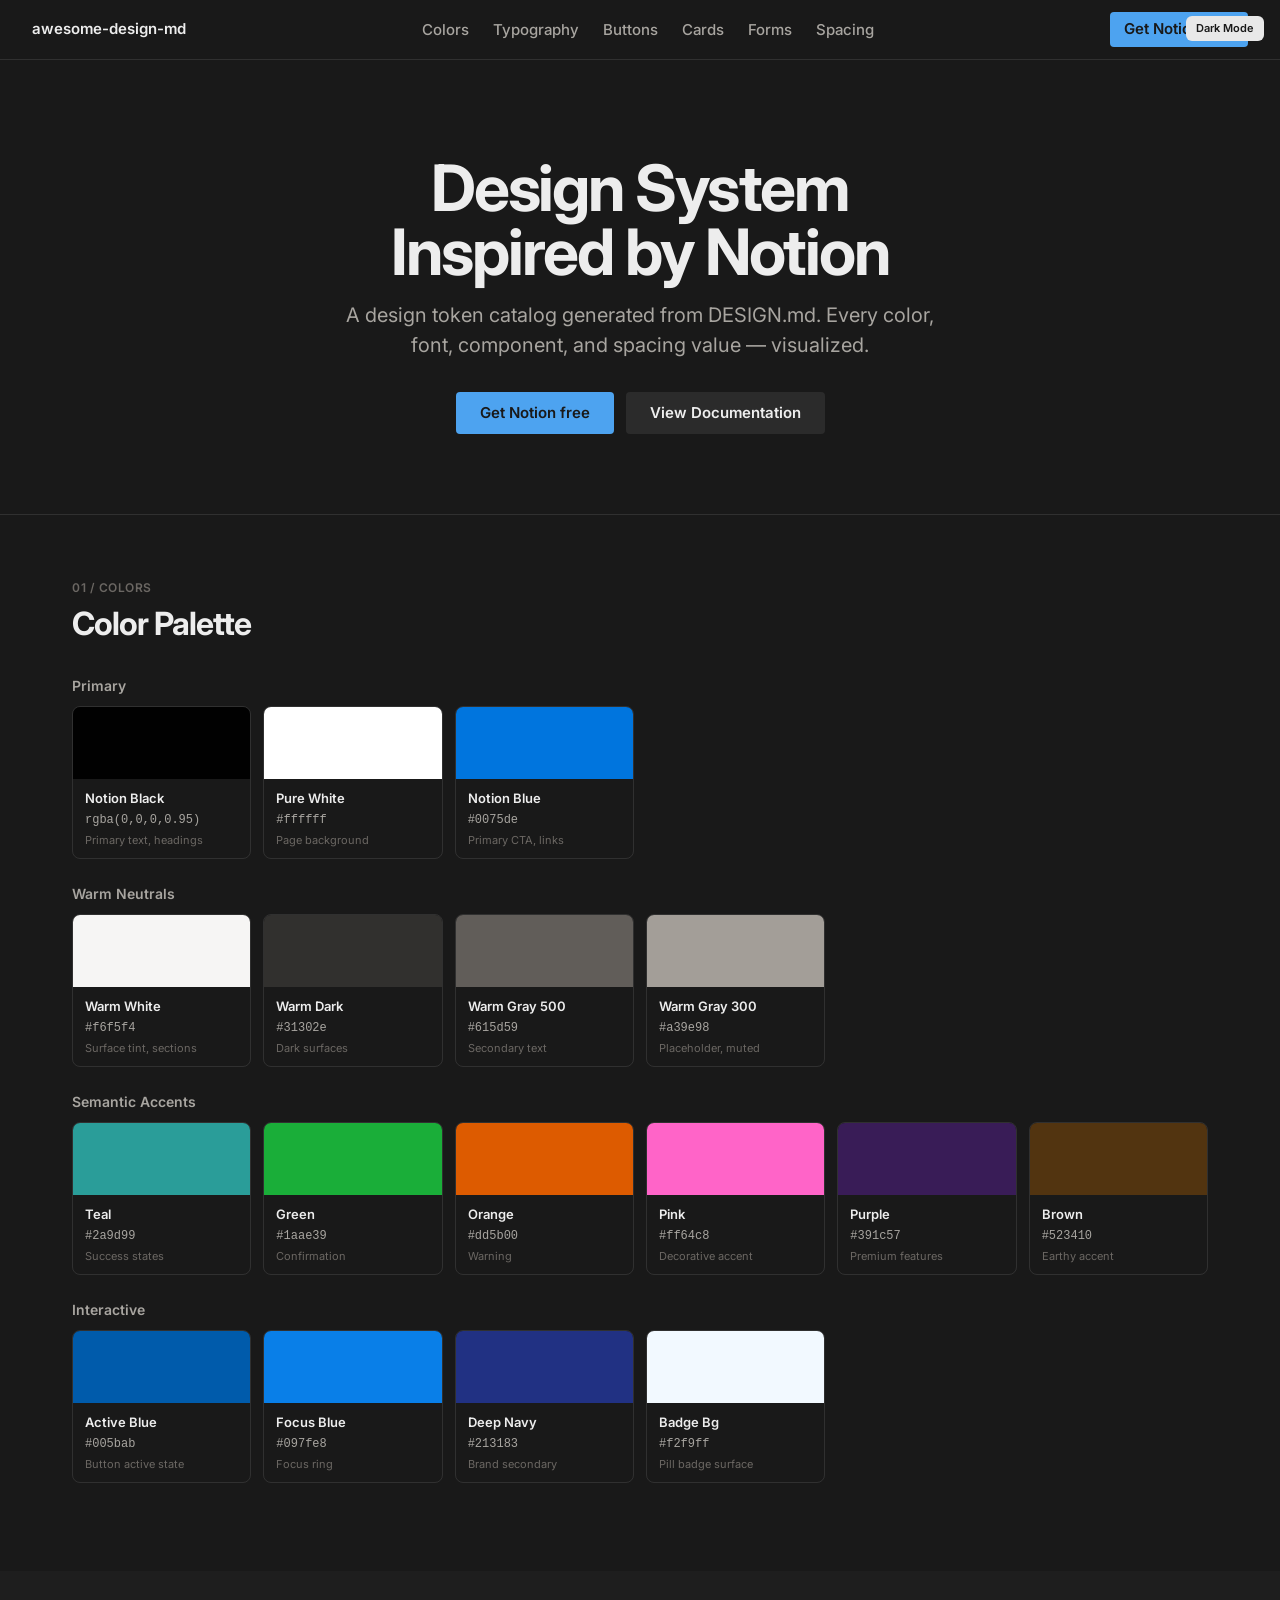
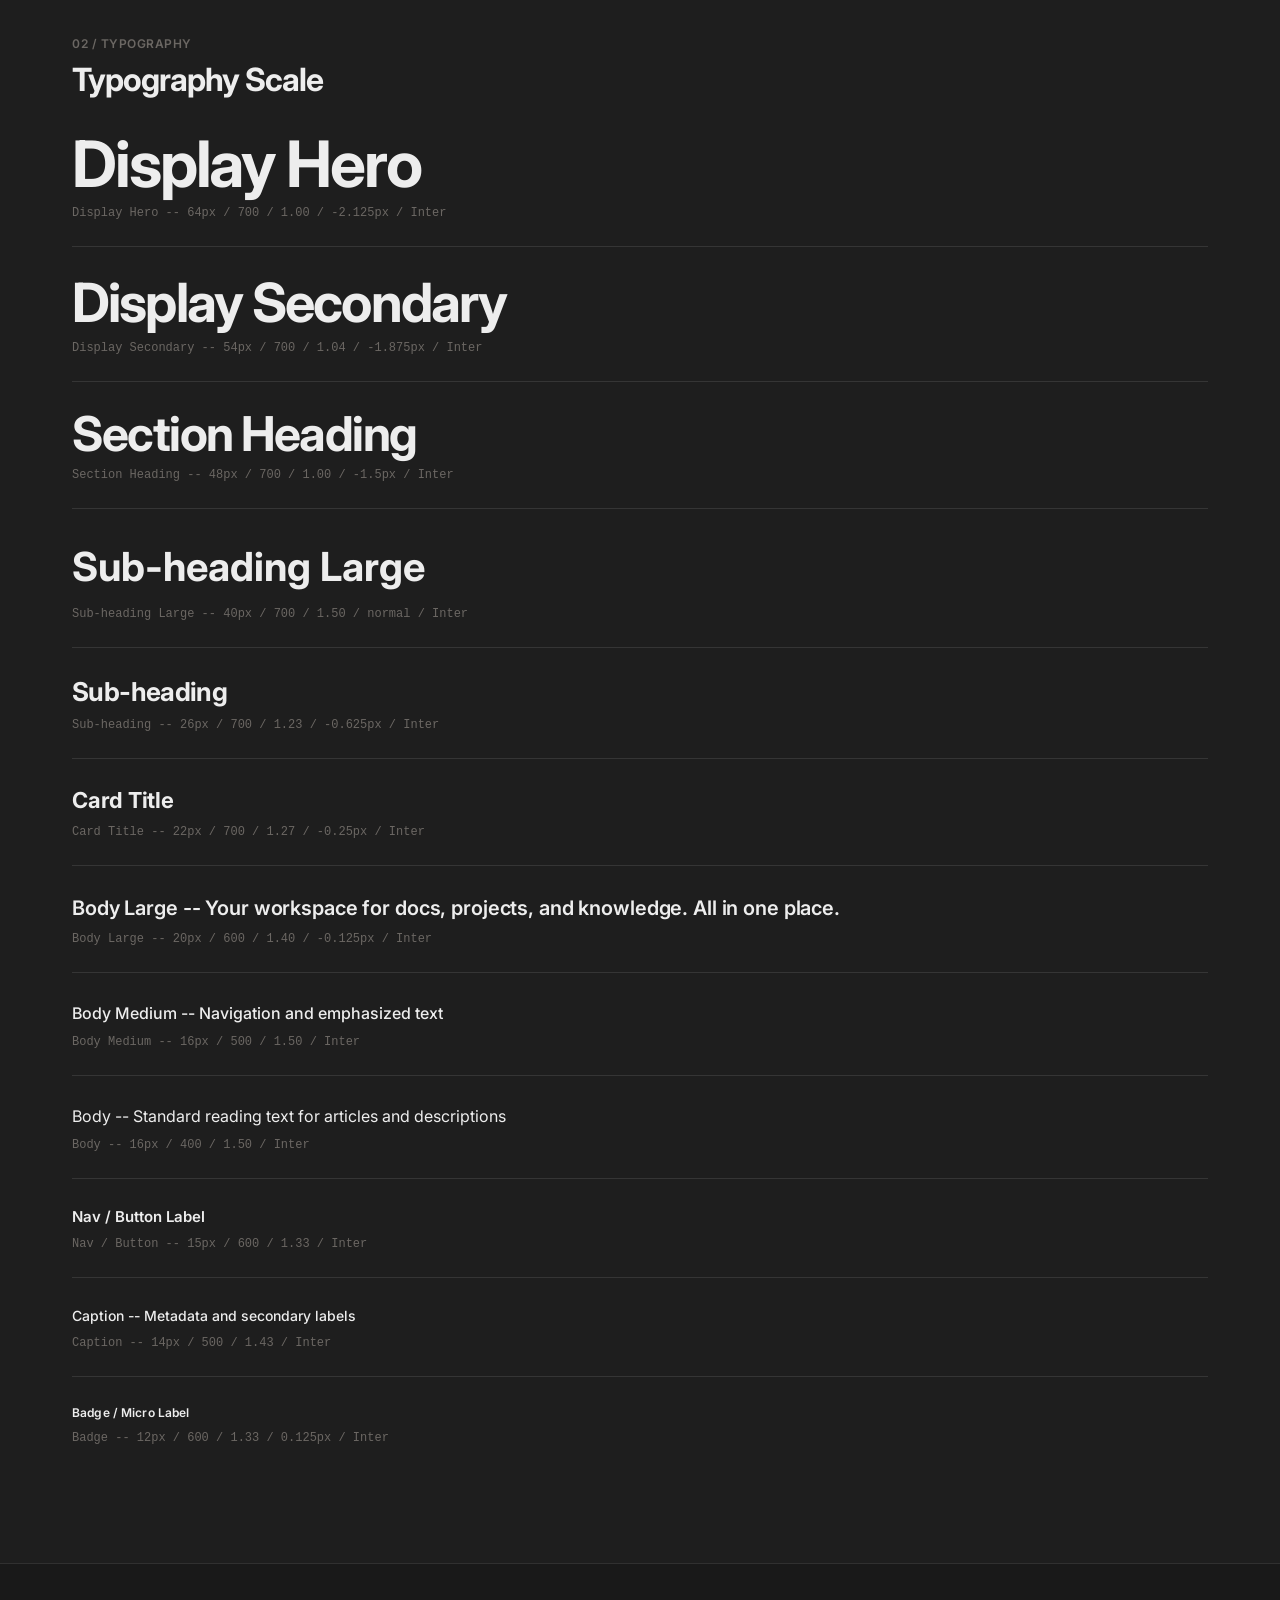
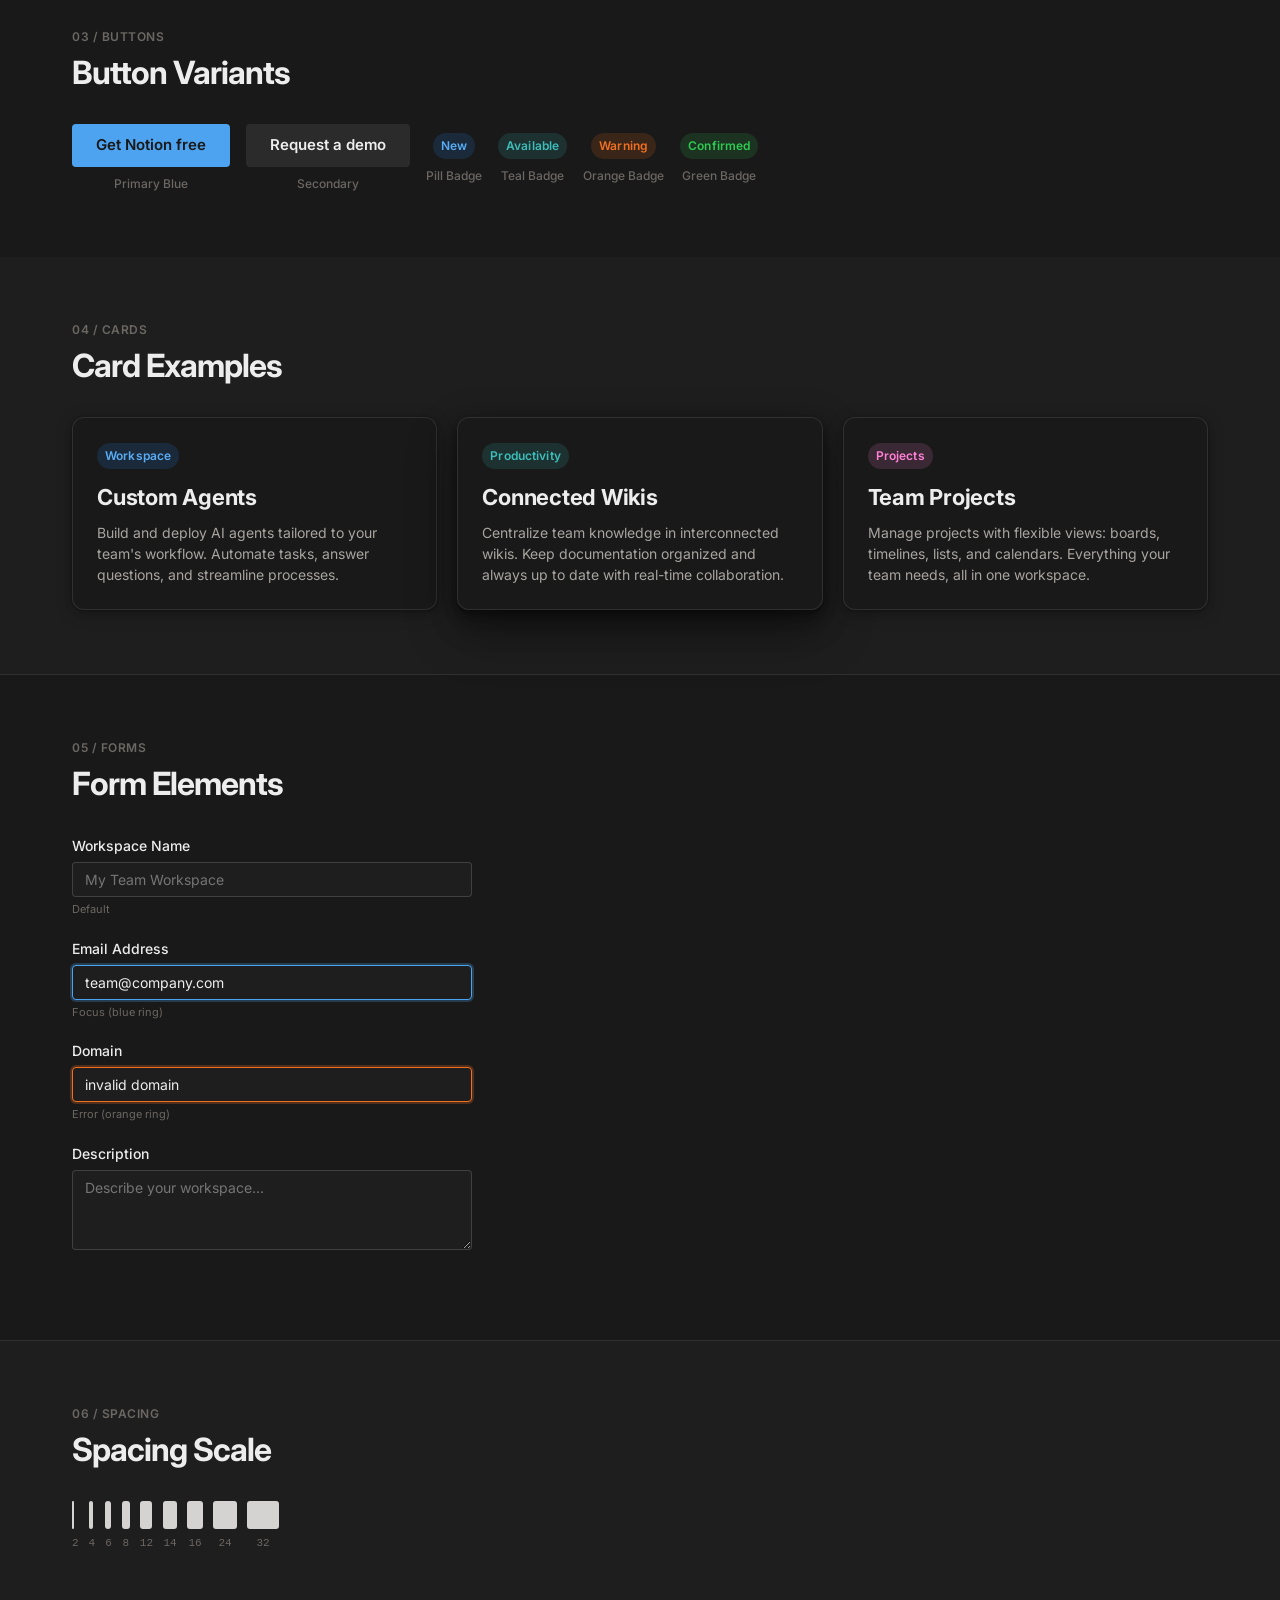
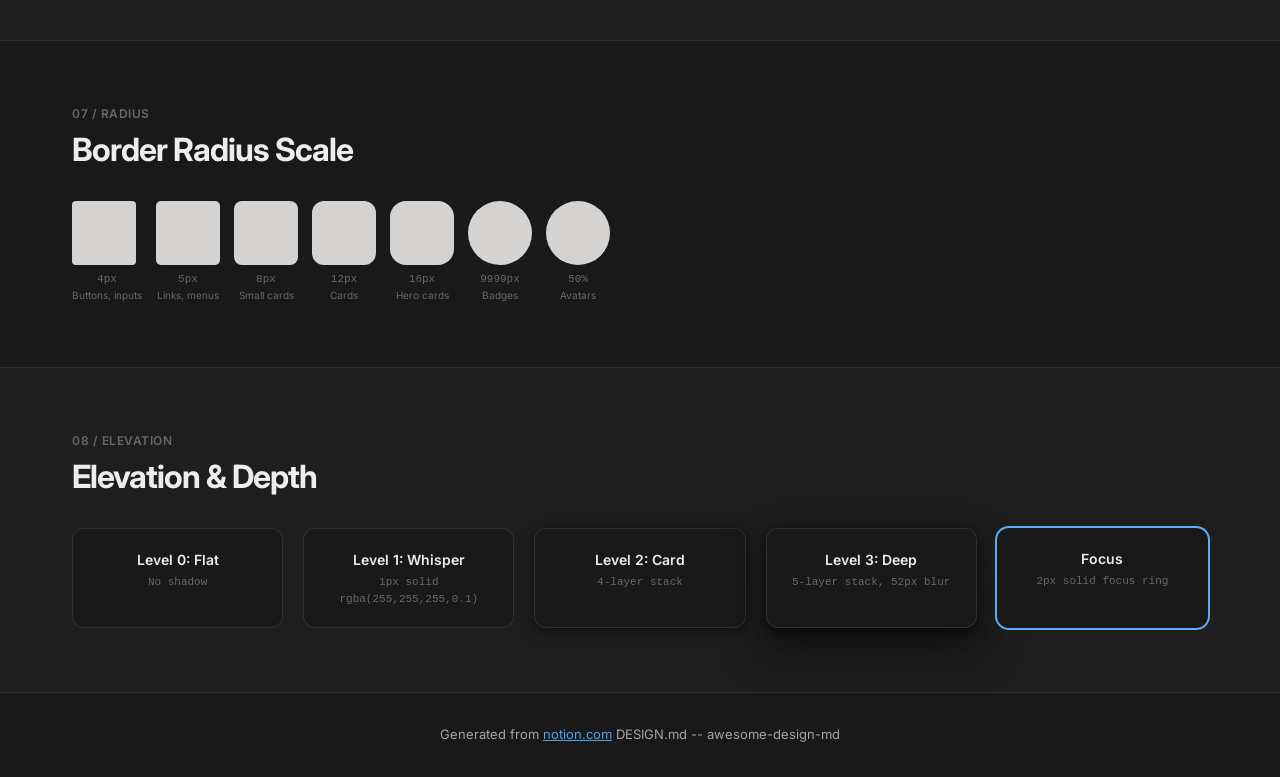
<file: reference/design-styles/notion/preview-dark.html>
<!DOCTYPE html>
<html lang="en">
<head>
<meta charset="UTF-8">
<meta name="viewport" content="width=device-width, initial-scale=1.0">
<title>Design System Preview: Notion (Dark)</title>
<link rel="preconnect" href="https://fonts.googleapis.com">
<link rel="preconnect" href="https://fonts.gstatic.com" crossorigin>
<link href="https://fonts.googleapis.com/css2?family=Inter:wght@400;500;600;700&display=swap" rel="stylesheet">
<style>
  :root {
    --black: rgba(255,255,255,0.92);
    --black-solid: #e8e8e8;
    --white: #191919;
    --warm-white: #1e1e1e;
    --warm-dark: #d4d3d1;
    --gray-500: #a8a5a0;
    --gray-300: #6b6763;
    --notion-blue: #4da3f0;
    --active-blue: #3a8fdc;
    --focus-blue: #5aacf5;
    --link-light-blue: #62aef0;
    --badge-bg: #1a2a3a;
    --badge-text: #5aacf5;
    --teal: #3dbdb9;
    --green: #2fca52;
    --orange: #f07020;
    --pink: #ff80d5;
    --purple: #a07acc;
    --brown: #c49060;
    --deep-navy: #6878c8;
    --border-whisper: 1px solid rgba(255,255,255,0.1);
    --shadow-card: rgba(0,0,0,0.2) 0px 4px 18px 0px, rgba(0,0,0,0.15) 0px 2.025px 7.85px 0px, rgba(0,0,0,0.1) 0px 0.8px 2.93px 0px, rgba(0,0,0,0.08) 0px 0.175px 1.04px 0px;
    --shadow-deep: rgba(0,0,0,0.15) 0px 1px 3px 0px, rgba(0,0,0,0.2) 0px 3px 7px 0px, rgba(0,0,0,0.2) 0px 7px 15px 0px, rgba(0,0,0,0.25) 0px 14px 28px 0px, rgba(0,0,0,0.3) 0px 23px 52px 0px;
    --font-sans: 'Inter', -apple-system, system-ui, 'Segoe UI', Helvetica, Arial, sans-serif;
  }
  * { margin: 0; padding: 0; box-sizing: border-box; }
  body {
    background: var(--white);
    color: var(--black);
    font-family: var(--font-sans);
    font-size: 16px; font-weight: 400; line-height: 1.50;
    -webkit-font-smoothing: antialiased;
  }

  /* NAV */
  .nav {
    display: flex; align-items: center; justify-content: space-between;
    padding: 12px 32px;
    background: var(--white);
    border-bottom: var(--border-whisper);
  }
  .nav-brand { font-size: 15px; font-weight: 600; color: var(--black); text-decoration: none; }
  .nav-links { display: flex; gap: 24px; list-style: none; }
  .nav-links a { font-size: 15px; font-weight: 500; color: var(--gray-500); text-decoration: none; transition: color 0.15s; }
  .nav-links a:hover { color: var(--black); text-decoration: underline; }
  .nav-cta {
    display: inline-block; background: var(--notion-blue); color: #191919;
    padding: 6px 14px; border-radius: 4px; font-size: 15px; font-weight: 600;
    text-decoration: none; transition: background 0.15s;
  }
  .nav-cta:hover { background: var(--active-blue); }

  /* DARK MODE BADGE */
  .dark-badge {
    position: fixed; top: 16px; right: 16px; z-index: 200;
    background: var(--black-solid); color: var(--white);
    font-size: 11px; font-weight: 600; padding: 4px 10px; border-radius: 6px;
  }

  /* HERO */
  .hero { padding: 96px 32px 80px; text-align: center; }
  .hero h1 {
    font-size: 64px; font-weight: 700; line-height: 1.00;
    letter-spacing: -2.125px; color: var(--black); margin-bottom: 16px;
  }
  .hero p { font-size: 20px; font-weight: 400; line-height: 1.50; color: var(--gray-500); max-width: 600px; margin: 0 auto 32px; }
  .hero-buttons { display: flex; gap: 12px; justify-content: center; flex-wrap: wrap; }
  .btn-blue {
    display: inline-block; background: var(--notion-blue); color: #191919;
    padding: 10px 24px; border-radius: 4px; border: none;
    font-family: var(--font-sans); font-size: 15px; font-weight: 600;
    text-decoration: none; cursor: pointer; transition: background 0.15s;
  }
  .btn-blue:hover { background: var(--active-blue); }
  .btn-ghost {
    display: inline-block; background: rgba(255,255,255,0.08); color: var(--black);
    padding: 10px 24px; border-radius: 4px; border: none;
    font-family: var(--font-sans); font-size: 15px; font-weight: 600;
    text-decoration: none; cursor: pointer; transition: background 0.15s;
  }
  .btn-ghost:hover { background: rgba(255,255,255,0.14); }

  /* SECTIONS */
  .section { padding: 64px 32px; max-width: 1200px; margin: 0 auto; }
  .section--warm { background: var(--warm-white); }
  .section--warm .section-inner { max-width: 1200px; margin: 0 auto; padding: 64px 32px; }
  .section-label { font-size: 12px; font-weight: 600; color: var(--gray-300); text-transform: uppercase; margin-bottom: 8px; letter-spacing: 0.5px; }
  .section-title { font-size: 32px; font-weight: 700; line-height: 1.20; letter-spacing: -1px; margin-bottom: 32px; }
  .section-divider { border: none; border-top: var(--border-whisper); margin: 0; }

  /* COLORS */
  .color-grid { display: grid; grid-template-columns: repeat(auto-fill, minmax(155px, 1fr)); gap: 12px; margin-bottom: 24px; }
  .color-swatch { border-radius: 8px; overflow: hidden; border: var(--border-whisper); }
  .color-swatch-block { height: 72px; width: 100%; }
  .color-swatch-info { padding: 10px 12px; }
  .color-swatch-name { font-size: 13px; font-weight: 600; margin-bottom: 2px; }
  .color-swatch-hex { font-size: 12px; color: var(--gray-500); font-family: monospace; }
  .color-swatch-role { font-size: 11px; color: var(--gray-300); margin-top: 3px; }
  .color-group-label { font-size: 14px; font-weight: 600; color: var(--gray-500); margin: 24px 0 10px; }

  /* TYPOGRAPHY */
  .type-sample { margin-bottom: 28px; padding-bottom: 24px; border-bottom: var(--border-whisper); }
  .type-sample:last-child { border-bottom: none; }
  .type-meta { font-size: 12px; font-weight: 500; color: var(--gray-300); margin-top: 8px; font-family: monospace; }

  /* BUTTONS */
  .button-row { display: flex; gap: 16px; flex-wrap: wrap; align-items: center; }
  .button-item { text-align: center; }
  .button-label { font-size: 12px; font-weight: 500; color: var(--gray-300); margin-top: 8px; }
  .btn-pill { display: inline-block; background: var(--badge-bg); color: var(--badge-text); padding: 4px 8px; border-radius: 9999px; font-size: 12px; font-weight: 600; text-decoration: none; letter-spacing: 0.125px; }

  /* CARDS */
  .card-grid { display: grid; grid-template-columns: repeat(auto-fit, minmax(320px, 1fr)); gap: 20px; }
  .card { background: var(--white); border-radius: 12px; padding: 24px; border: var(--border-whisper); box-shadow: var(--shadow-card); transition: box-shadow 0.2s; }
  .card:hover { box-shadow: var(--shadow-deep); }
  .card h3 { font-size: 22px; font-weight: 700; letter-spacing: -0.25px; margin-bottom: 8px; }
  .card p { font-size: 14px; color: var(--gray-500); line-height: 1.50; }
  .card-badge { display: inline-block; font-size: 12px; font-weight: 600; padding: 4px 8px; border-radius: 9999px; margin-bottom: 12px; letter-spacing: 0.125px; }

  /* FORMS */
  .form-group { margin-bottom: 20px; max-width: 400px; }
  .form-label { display: block; font-size: 14px; font-weight: 500; color: var(--black); margin-bottom: 6px; }
  .form-input {
    width: 100%; background: var(--warm-white); color: var(--black);
    border: 1px solid rgba(255,255,255,0.15); padding: 8px 12px; border-radius: 4px;
    font-family: var(--font-sans); font-size: 14px; outline: none;
    transition: border-color 0.15s;
  }
  .form-input:focus { border-color: var(--notion-blue); box-shadow: 0 0 0 2px rgba(77,163,240,0.25); }
  .form-input--focus { border-color: var(--notion-blue); box-shadow: 0 0 0 2px rgba(77,163,240,0.25); }
  .form-input--error { border-color: var(--orange); box-shadow: 0 0 0 2px rgba(240,112,32,0.25); }
  .form-textarea {
    width: 100%; min-height: 80px; background: var(--warm-white); color: var(--black);
    border: 1px solid rgba(255,255,255,0.15); padding: 8px 12px; border-radius: 4px;
    font-family: var(--font-sans); font-size: 14px; resize: vertical; outline: none;
  }
  .form-state-label { font-size: 11px; color: var(--gray-300); margin-top: 4px; }

  /* SPACING */
  .spacing-row { display: flex; align-items: flex-end; gap: 10px; flex-wrap: wrap; margin-bottom: 24px; }
  .spacing-item { text-align: center; }
  .spacing-block { background: var(--warm-dark); border-radius: 3px; margin-bottom: 6px; height: 28px; }
  .spacing-value { font-size: 11px; font-weight: 500; color: var(--gray-300); font-family: monospace; }

  /* RADIUS */
  .radius-row { display: flex; gap: 14px; flex-wrap: wrap; align-items: center; }
  .radius-item { text-align: center; }
  .radius-box { width: 64px; height: 64px; background: var(--warm-dark); margin-bottom: 6px; }
  .radius-label { font-size: 11px; font-weight: 500; color: var(--gray-300); font-family: monospace; }
  .radius-context { font-size: 10px; color: var(--gray-300); }

  /* ELEVATION */
  .elevation-grid { display: grid; grid-template-columns: repeat(auto-fit, minmax(200px, 1fr)); gap: 20px; }
  .elevation-card { background: var(--white); border-radius: 12px; padding: 20px; text-align: center; }
  .elevation-label { font-size: 14px; font-weight: 600; margin-bottom: 4px; }
  .elevation-desc { font-size: 11px; color: var(--gray-300); font-family: monospace; }

  /* FOOTER */
  .footer { padding: 32px; text-align: center; border-top: var(--border-whisper); font-size: 13px; color: var(--gray-500); }
  .footer a { color: var(--notion-blue); text-decoration: underline; }

  @media (max-width: 768px) {
    .hero h1 { font-size: 40px; letter-spacing: -1.5px; }
    .nav-links { display: none; }
    .section { padding: 48px 20px; }
    .section--warm .section-inner { padding: 48px 20px; }
    .card-grid { grid-template-columns: 1fr; }
  }
</style>
</head>
<body>

<nav class="nav">
  <a class="nav-brand" href="#">awesome-design-md</a>
  <ul class="nav-links">
    <li><a href="#colors">Colors</a></li>
    <li><a href="#typography">Typography</a></li>
    <li><a href="#buttons">Buttons</a></li>
    <li><a href="#cards">Cards</a></li>
    <li><a href="#forms">Forms</a></li>
    <li><a href="#spacing">Spacing</a></li>
  </ul>
  <a class="nav-cta" href="#">Get Notion free</a>
</nav>
<div class="dark-badge">Dark Mode</div>

<section class="hero">
  <h1>Design System<br>Inspired by Notion</h1>
  <p>A design token catalog generated from DESIGN.md. Every color, font, component, and spacing value — visualized.</p>
  <div class="hero-buttons">
    <a class="btn-blue" href="#">Get Notion free</a>
    <a class="btn-ghost" href="#">View Documentation</a>
  </div>
</section>

<hr class="section-divider">

<section class="section" id="colors">
  <div class="section-label">01 / Colors</div>
  <h2 class="section-title">Color Palette</h2>

  <div class="color-group-label">Primary</div>
  <div class="color-grid">
    <div class="color-swatch"><div class="color-swatch-block" style="background:rgba(0,0,0,0.95)"></div><div class="color-swatch-info"><div class="color-swatch-name">Notion Black</div><div class="color-swatch-hex">rgba(0,0,0,0.95)</div><div class="color-swatch-role">Primary text, headings</div></div></div>
    <div class="color-swatch"><div class="color-swatch-block" style="background:#ffffff"></div><div class="color-swatch-info"><div class="color-swatch-name">Pure White</div><div class="color-swatch-hex">#ffffff</div><div class="color-swatch-role">Page background</div></div></div>
    <div class="color-swatch"><div class="color-swatch-block" style="background:#0075de"></div><div class="color-swatch-info"><div class="color-swatch-name">Notion Blue</div><div class="color-swatch-hex">#0075de</div><div class="color-swatch-role">Primary CTA, links</div></div></div>
  </div>

  <div class="color-group-label">Warm Neutrals</div>
  <div class="color-grid">
    <div class="color-swatch"><div class="color-swatch-block" style="background:#f6f5f4"></div><div class="color-swatch-info"><div class="color-swatch-name">Warm White</div><div class="color-swatch-hex">#f6f5f4</div><div class="color-swatch-role">Surface tint, sections</div></div></div>
    <div class="color-swatch"><div class="color-swatch-block" style="background:#31302e"></div><div class="color-swatch-info"><div class="color-swatch-name">Warm Dark</div><div class="color-swatch-hex">#31302e</div><div class="color-swatch-role">Dark surfaces</div></div></div>
    <div class="color-swatch"><div class="color-swatch-block" style="background:#615d59"></div><div class="color-swatch-info"><div class="color-swatch-name">Warm Gray 500</div><div class="color-swatch-hex">#615d59</div><div class="color-swatch-role">Secondary text</div></div></div>
    <div class="color-swatch"><div class="color-swatch-block" style="background:#a39e98"></div><div class="color-swatch-info"><div class="color-swatch-name">Warm Gray 300</div><div class="color-swatch-hex">#a39e98</div><div class="color-swatch-role">Placeholder, muted</div></div></div>
  </div>

  <div class="color-group-label">Semantic Accents</div>
  <div class="color-grid">
    <div class="color-swatch"><div class="color-swatch-block" style="background:#2a9d99"></div><div class="color-swatch-info"><div class="color-swatch-name">Teal</div><div class="color-swatch-hex">#2a9d99</div><div class="color-swatch-role">Success states</div></div></div>
    <div class="color-swatch"><div class="color-swatch-block" style="background:#1aae39"></div><div class="color-swatch-info"><div class="color-swatch-name">Green</div><div class="color-swatch-hex">#1aae39</div><div class="color-swatch-role">Confirmation</div></div></div>
    <div class="color-swatch"><div class="color-swatch-block" style="background:#dd5b00"></div><div class="color-swatch-info"><div class="color-swatch-name">Orange</div><div class="color-swatch-hex">#dd5b00</div><div class="color-swatch-role">Warning</div></div></div>
    <div class="color-swatch"><div class="color-swatch-block" style="background:#ff64c8"></div><div class="color-swatch-info"><div class="color-swatch-name">Pink</div><div class="color-swatch-hex">#ff64c8</div><div class="color-swatch-role">Decorative accent</div></div></div>
    <div class="color-swatch"><div class="color-swatch-block" style="background:#391c57"></div><div class="color-swatch-info"><div class="color-swatch-name">Purple</div><div class="color-swatch-hex">#391c57</div><div class="color-swatch-role">Premium features</div></div></div>
    <div class="color-swatch"><div class="color-swatch-block" style="background:#523410"></div><div class="color-swatch-info"><div class="color-swatch-name">Brown</div><div class="color-swatch-hex">#523410</div><div class="color-swatch-role">Earthy accent</div></div></div>
  </div>

  <div class="color-group-label">Interactive</div>
  <div class="color-grid">
    <div class="color-swatch"><div class="color-swatch-block" style="background:#005bab"></div><div class="color-swatch-info"><div class="color-swatch-name">Active Blue</div><div class="color-swatch-hex">#005bab</div><div class="color-swatch-role">Button active state</div></div></div>
    <div class="color-swatch"><div class="color-swatch-block" style="background:#097fe8"></div><div class="color-swatch-info"><div class="color-swatch-name">Focus Blue</div><div class="color-swatch-hex">#097fe8</div><div class="color-swatch-role">Focus ring</div></div></div>
    <div class="color-swatch"><div class="color-swatch-block" style="background:#213183"></div><div class="color-swatch-info"><div class="color-swatch-name">Deep Navy</div><div class="color-swatch-hex">#213183</div><div class="color-swatch-role">Brand secondary</div></div></div>
    <div class="color-swatch"><div class="color-swatch-block" style="background:#f2f9ff"></div><div class="color-swatch-info"><div class="color-swatch-name">Badge Bg</div><div class="color-swatch-hex">#f2f9ff</div><div class="color-swatch-role">Pill badge surface</div></div></div>
  </div>
</section>

<div class="section--warm">
<div class="section-inner" id="typography">
  <div class="section-label">02 / Typography</div>
  <h2 class="section-title">Typography Scale</h2>

  <div class="type-sample"><div style="font-size:64px; font-weight:700; line-height:1.00; letter-spacing:-2.125px;">Display Hero</div><div class="type-meta">Display Hero -- 64px / 700 / 1.00 / -2.125px / Inter</div></div>
  <div class="type-sample"><div style="font-size:54px; font-weight:700; line-height:1.04; letter-spacing:-1.875px;">Display Secondary</div><div class="type-meta">Display Secondary -- 54px / 700 / 1.04 / -1.875px / Inter</div></div>
  <div class="type-sample"><div style="font-size:48px; font-weight:700; line-height:1.00; letter-spacing:-1.5px;">Section Heading</div><div class="type-meta">Section Heading -- 48px / 700 / 1.00 / -1.5px / Inter</div></div>
  <div class="type-sample"><div style="font-size:40px; font-weight:700; line-height:1.50;">Sub-heading Large</div><div class="type-meta">Sub-heading Large -- 40px / 700 / 1.50 / normal / Inter</div></div>
  <div class="type-sample"><div style="font-size:26px; font-weight:700; line-height:1.23; letter-spacing:-0.625px;">Sub-heading</div><div class="type-meta">Sub-heading -- 26px / 700 / 1.23 / -0.625px / Inter</div></div>
  <div class="type-sample"><div style="font-size:22px; font-weight:700; line-height:1.27; letter-spacing:-0.25px;">Card Title</div><div class="type-meta">Card Title -- 22px / 700 / 1.27 / -0.25px / Inter</div></div>
  <div class="type-sample"><div style="font-size:20px; font-weight:600; line-height:1.40; letter-spacing:-0.125px;">Body Large -- Your workspace for docs, projects, and knowledge. All in one place.</div><div class="type-meta">Body Large -- 20px / 600 / 1.40 / -0.125px / Inter</div></div>
  <div class="type-sample"><div style="font-size:16px; font-weight:500; line-height:1.50;">Body Medium -- Navigation and emphasized text</div><div class="type-meta">Body Medium -- 16px / 500 / 1.50 / Inter</div></div>
  <div class="type-sample"><div style="font-size:16px; font-weight:400; line-height:1.50;">Body -- Standard reading text for articles and descriptions</div><div class="type-meta">Body -- 16px / 400 / 1.50 / Inter</div></div>
  <div class="type-sample"><div style="font-size:15px; font-weight:600; line-height:1.33;">Nav / Button Label</div><div class="type-meta">Nav / Button -- 15px / 600 / 1.33 / Inter</div></div>
  <div class="type-sample"><div style="font-size:14px; font-weight:500; line-height:1.43;">Caption -- Metadata and secondary labels</div><div class="type-meta">Caption -- 14px / 500 / 1.43 / Inter</div></div>
  <div class="type-sample"><div style="font-size:12px; font-weight:600; line-height:1.33; letter-spacing:0.125px;">Badge / Micro Label</div><div class="type-meta">Badge -- 12px / 600 / 1.33 / 0.125px / Inter</div></div>
</div>
</div>

<hr class="section-divider">

<section class="section" id="buttons">
  <div class="section-label">03 / Buttons</div>
  <h2 class="section-title">Button Variants</h2>
  <div class="button-row">
    <div class="button-item"><a class="btn-blue" href="#">Get Notion free</a><div class="button-label">Primary Blue</div></div>
    <div class="button-item"><a class="btn-ghost" href="#">Request a demo</a><div class="button-label">Secondary</div></div>
    <div class="button-item"><a class="btn-pill" href="#">New</a><div class="button-label">Pill Badge</div></div>
    <div class="button-item"><span style="display:inline-block; background:rgba(61,189,185,0.15); color:var(--teal); padding:4px 8px; border-radius:9999px; font-size:12px; font-weight:600; letter-spacing:0.125px;">Available</span><div class="button-label">Teal Badge</div></div>
    <div class="button-item"><span style="display:inline-block; background:rgba(240,112,32,0.15); color:var(--orange); padding:4px 8px; border-radius:9999px; font-size:12px; font-weight:600; letter-spacing:0.125px;">Warning</span><div class="button-label">Orange Badge</div></div>
    <div class="button-item"><span style="display:inline-block; background:rgba(47,202,82,0.15); color:var(--green); padding:4px 8px; border-radius:9999px; font-size:12px; font-weight:600; letter-spacing:0.125px;">Confirmed</span><div class="button-label">Green Badge</div></div>
  </div>
</section>

<div class="section--warm">
<div class="section-inner" id="cards">
  <div class="section-label">04 / Cards</div>
  <h2 class="section-title">Card Examples</h2>
  <div class="card-grid">
    <div class="card">
      <div class="card-badge" style="background:var(--badge-bg); color:var(--badge-text);">Workspace</div>
      <h3>Custom Agents</h3>
      <p>Build and deploy AI agents tailored to your team's workflow. Automate tasks, answer questions, and streamline processes.</p>
    </div>
    <div class="card" style="box-shadow: var(--shadow-deep);">
      <div class="card-badge" style="background:rgba(61,189,185,0.15); color:var(--teal);">Productivity</div>
      <h3>Connected Wikis</h3>
      <p>Centralize team knowledge in interconnected wikis. Keep documentation organized and always up to date with real-time collaboration.</p>
    </div>
    <div class="card">
      <div class="card-badge" style="background:rgba(255,128,213,0.15); color:var(--pink);">Projects</div>
      <h3>Team Projects</h3>
      <p>Manage projects with flexible views: boards, timelines, lists, and calendars. Everything your team needs, all in one workspace.</p>
    </div>
  </div>
</div>
</div>

<hr class="section-divider">

<section class="section" id="forms">
  <div class="section-label">05 / Forms</div>
  <h2 class="section-title">Form Elements</h2>
  <div class="form-group"><label class="form-label">Workspace Name</label><input class="form-input" type="text" placeholder="My Team Workspace"><div class="form-state-label">Default</div></div>
  <div class="form-group"><label class="form-label">Email Address</label><input class="form-input form-input--focus" type="text" value="team@company.com"><div class="form-state-label">Focus (blue ring)</div></div>
  <div class="form-group"><label class="form-label">Domain</label><input class="form-input form-input--error" type="text" value="invalid domain"><div class="form-state-label">Error (orange ring)</div></div>
  <div class="form-group"><label class="form-label">Description</label><textarea class="form-textarea" placeholder="Describe your workspace..."></textarea></div>
</section>

<hr class="section-divider">

<div class="section--warm">
<div class="section-inner" id="spacing">
  <div class="section-label">06 / Spacing</div>
  <h2 class="section-title">Spacing Scale</h2>
  <div class="spacing-row">
    <div class="spacing-item"><div class="spacing-block" style="width:2px"></div><div class="spacing-value">2</div></div>
    <div class="spacing-item"><div class="spacing-block" style="width:4px"></div><div class="spacing-value">4</div></div>
    <div class="spacing-item"><div class="spacing-block" style="width:6px"></div><div class="spacing-value">6</div></div>
    <div class="spacing-item"><div class="spacing-block" style="width:8px"></div><div class="spacing-value">8</div></div>
    <div class="spacing-item"><div class="spacing-block" style="width:12px"></div><div class="spacing-value">12</div></div>
    <div class="spacing-item"><div class="spacing-block" style="width:14px"></div><div class="spacing-value">14</div></div>
    <div class="spacing-item"><div class="spacing-block" style="width:16px"></div><div class="spacing-value">16</div></div>
    <div class="spacing-item"><div class="spacing-block" style="width:24px"></div><div class="spacing-value">24</div></div>
    <div class="spacing-item"><div class="spacing-block" style="width:32px"></div><div class="spacing-value">32</div></div>
  </div>
</div>
</div>

<hr class="section-divider">

<section class="section" id="radius">
  <div class="section-label">07 / Radius</div>
  <h2 class="section-title">Border Radius Scale</h2>
  <div class="radius-row">
    <div class="radius-item"><div class="radius-box" style="border-radius:4px"></div><div class="radius-label">4px</div><div class="radius-context">Buttons, inputs</div></div>
    <div class="radius-item"><div class="radius-box" style="border-radius:5px"></div><div class="radius-label">5px</div><div class="radius-context">Links, menus</div></div>
    <div class="radius-item"><div class="radius-box" style="border-radius:8px"></div><div class="radius-label">8px</div><div class="radius-context">Small cards</div></div>
    <div class="radius-item"><div class="radius-box" style="border-radius:12px"></div><div class="radius-label">12px</div><div class="radius-context">Cards</div></div>
    <div class="radius-item"><div class="radius-box" style="border-radius:16px"></div><div class="radius-label">16px</div><div class="radius-context">Hero cards</div></div>
    <div class="radius-item"><div class="radius-box" style="border-radius:9999px"></div><div class="radius-label">9999px</div><div class="radius-context">Badges</div></div>
    <div class="radius-item"><div class="radius-box" style="border-radius:50%"></div><div class="radius-label">50%</div><div class="radius-context">Avatars</div></div>
  </div>
</section>

<hr class="section-divider">

<div class="section--warm">
<div class="section-inner" id="elevation">
  <div class="section-label">08 / Elevation</div>
  <h2 class="section-title">Elevation &amp; Depth</h2>
  <div class="elevation-grid">
    <div class="elevation-card" style="border: var(--border-whisper); box-shadow:none;"><div class="elevation-label">Level 0: Flat</div><div class="elevation-desc">No shadow</div></div>
    <div class="elevation-card" style="border: var(--border-whisper);"><div class="elevation-label">Level 1: Whisper</div><div class="elevation-desc">1px solid rgba(255,255,255,0.1)</div></div>
    <div class="elevation-card" style="border: var(--border-whisper); box-shadow: var(--shadow-card);"><div class="elevation-label">Level 2: Card</div><div class="elevation-desc">4-layer stack</div></div>
    <div class="elevation-card" style="border: var(--border-whisper); box-shadow: var(--shadow-deep);"><div class="elevation-label">Level 3: Deep</div><div class="elevation-desc">5-layer stack, 52px blur</div></div>
    <div class="elevation-card" style="box-shadow: 0 0 0 2px var(--focus-blue);"><div class="elevation-label">Focus</div><div class="elevation-desc">2px solid focus ring</div></div>
  </div>
</div>
</div>

<footer class="footer">
  Generated from <a href="https://notion.com/">notion.com</a> DESIGN.md -- awesome-design-md
</footer>

</body>
</html>
</file>
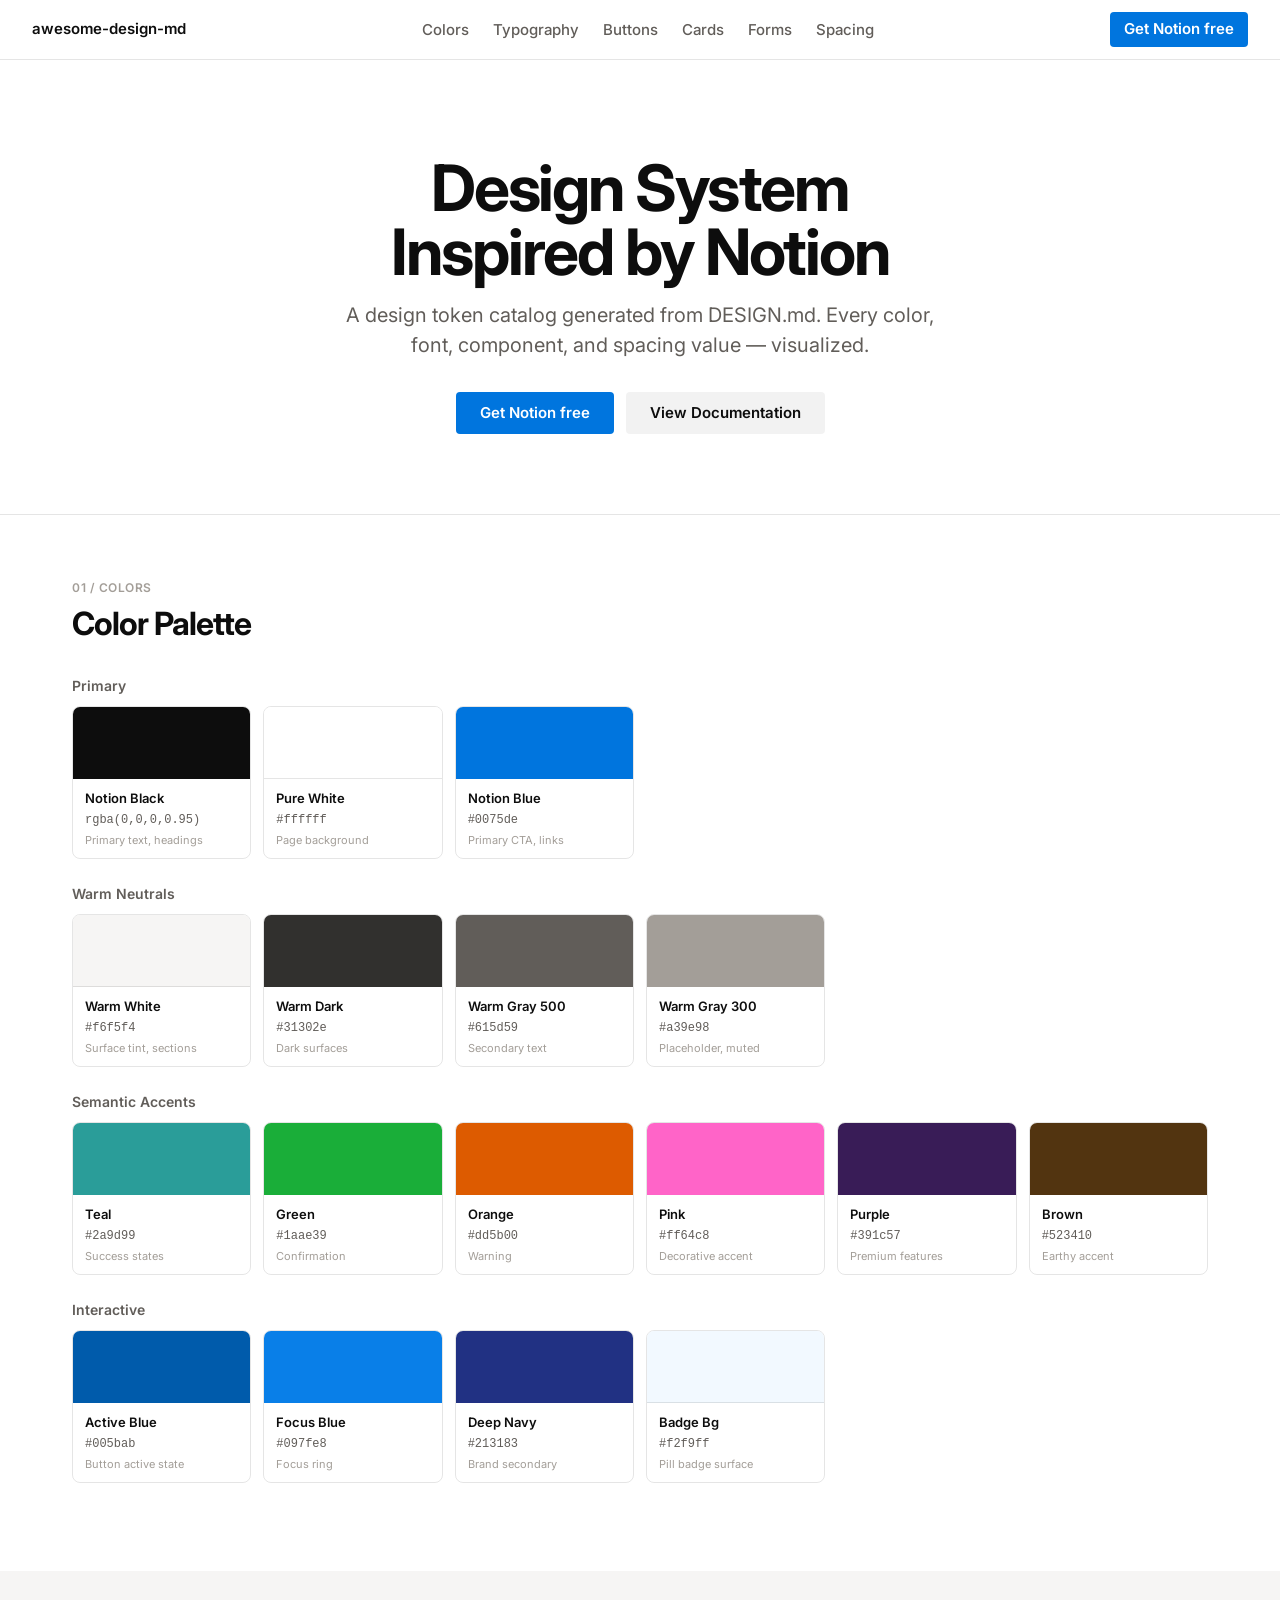
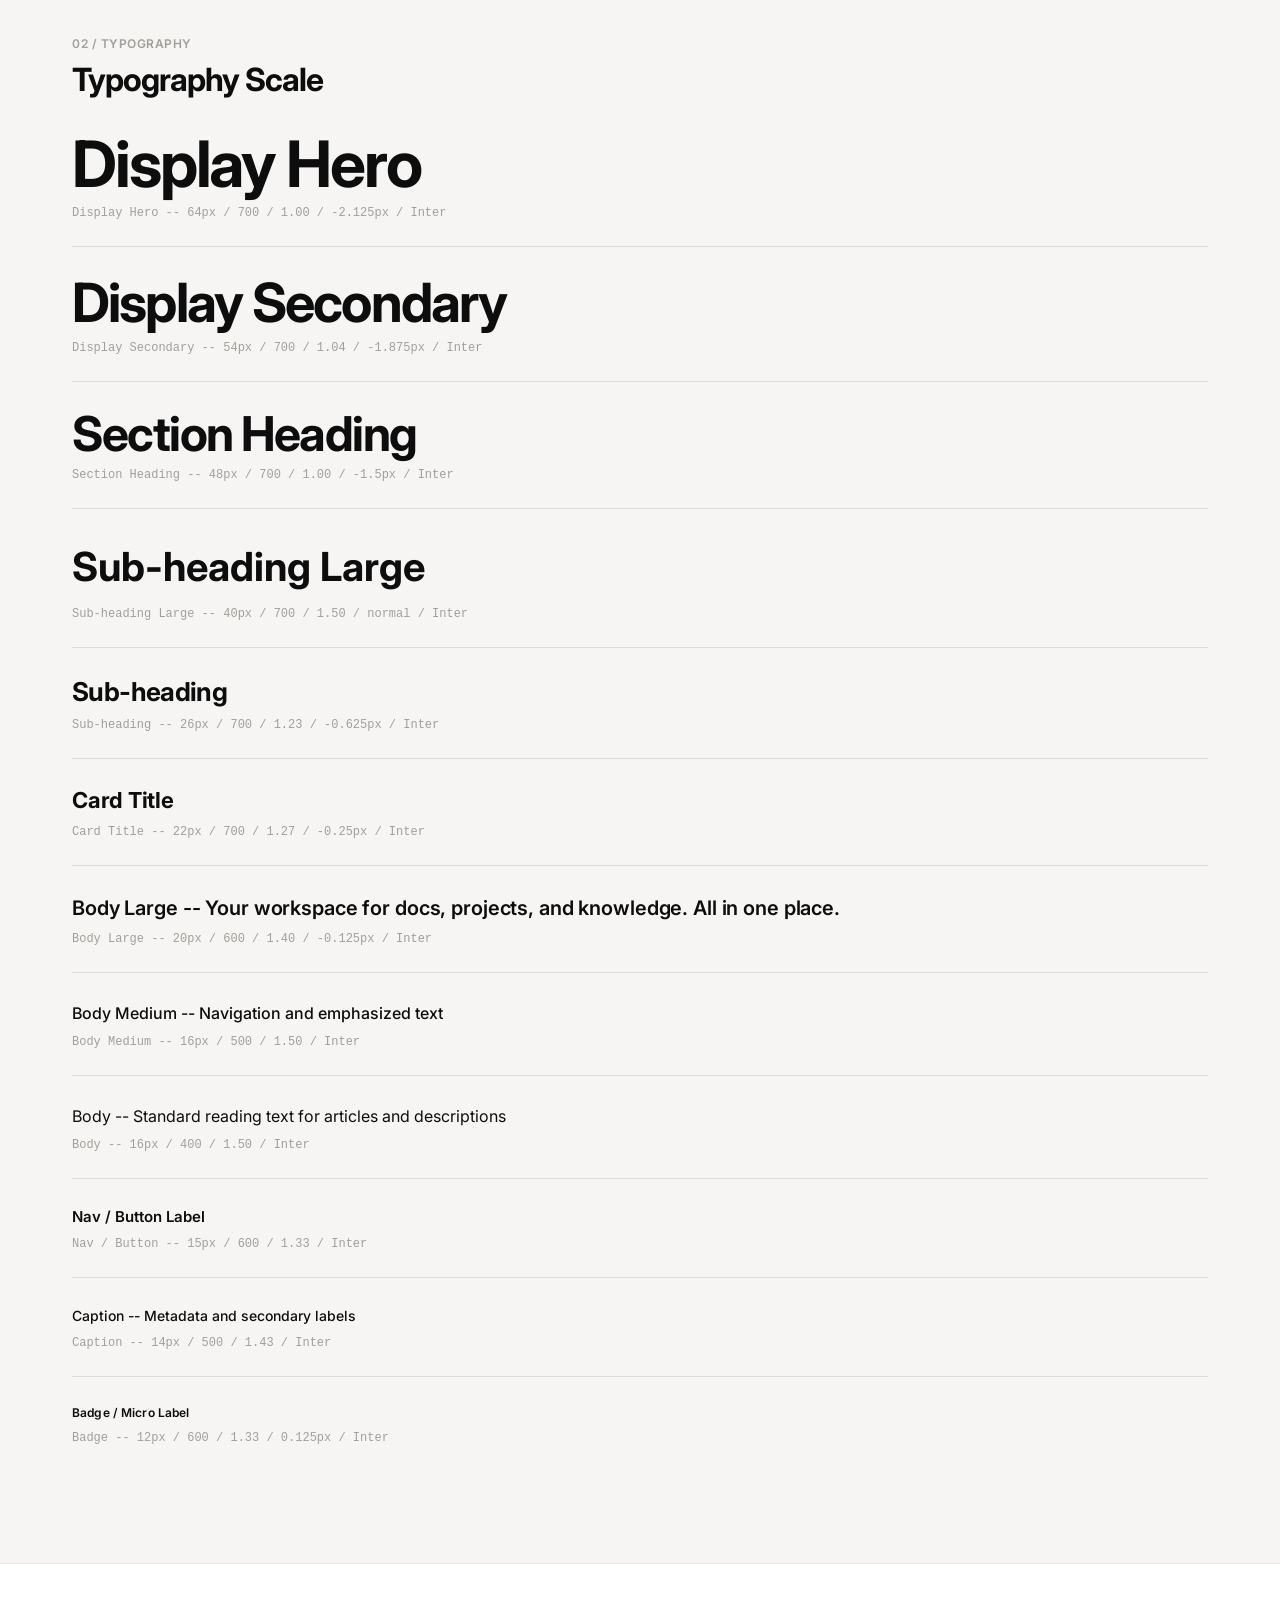
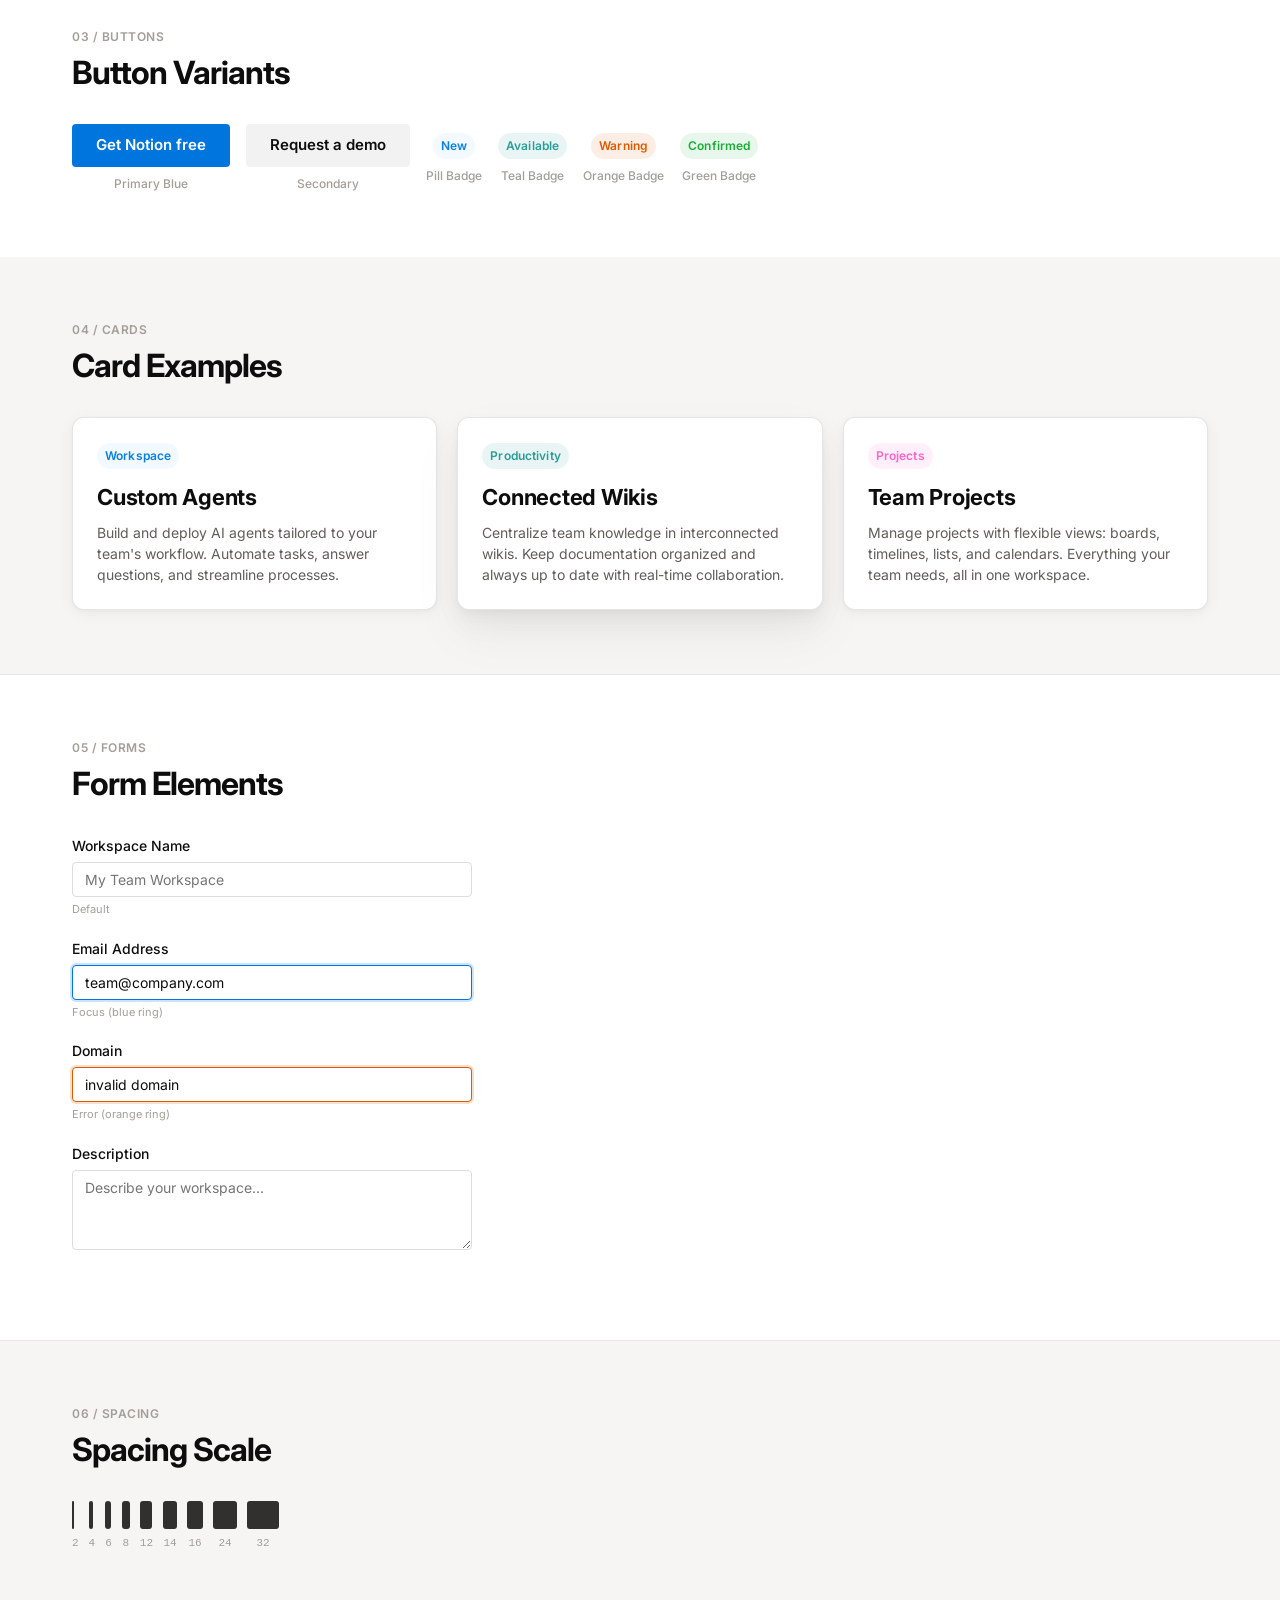
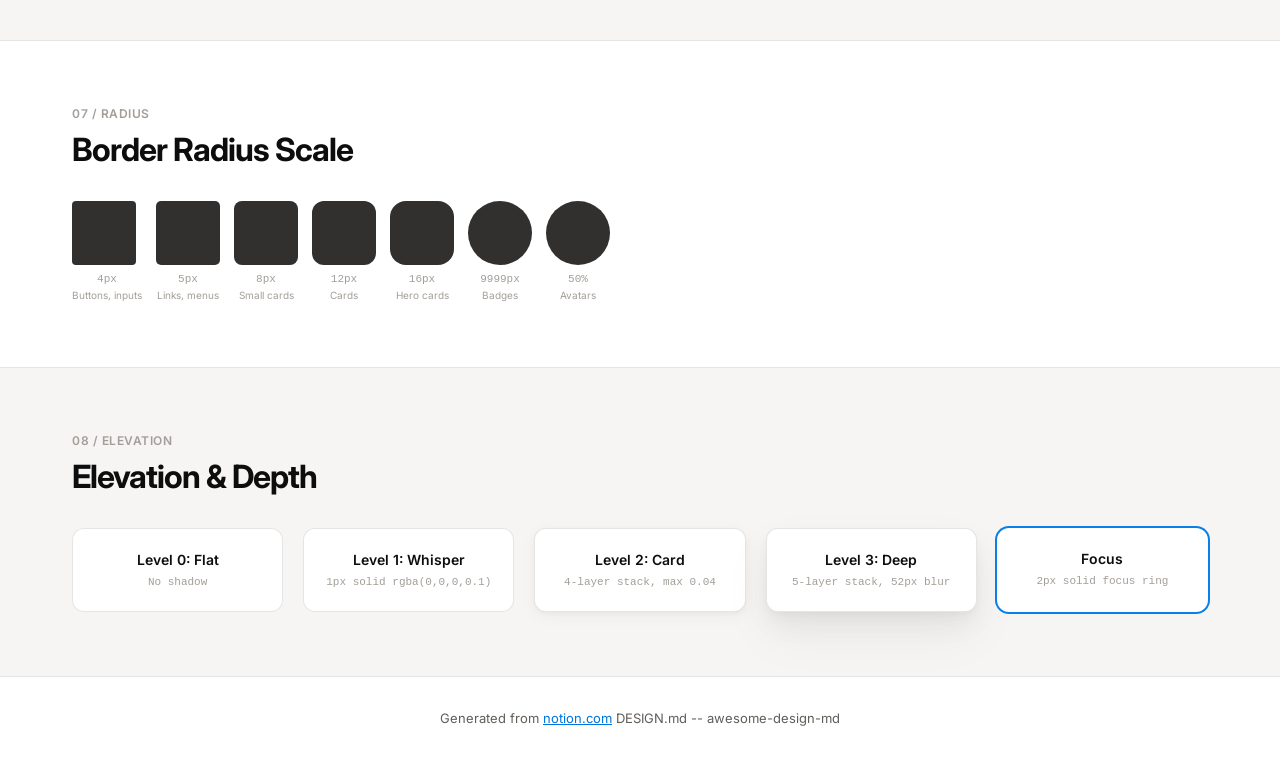
<file: reference/design-styles/notion/preview.html>
<!DOCTYPE html>
<html lang="en">
<head>
<meta charset="UTF-8">
<meta name="viewport" content="width=device-width, initial-scale=1.0">
<title>Design System Preview: Notion (Light)</title>
<link rel="preconnect" href="https://fonts.googleapis.com">
<link rel="preconnect" href="https://fonts.gstatic.com" crossorigin>
<link href="https://fonts.googleapis.com/css2?family=Inter:wght@400;500;600;700&display=swap" rel="stylesheet">
<style>
  :root {
    --black: rgba(0,0,0,0.95);
    --black-solid: #000000;
    --white: #ffffff;
    --warm-white: #f6f5f4;
    --warm-dark: #31302e;
    --gray-500: #615d59;
    --gray-300: #a39e98;
    --notion-blue: #0075de;
    --active-blue: #005bab;
    --focus-blue: #097fe8;
    --link-light-blue: #62aef0;
    --badge-bg: #f2f9ff;
    --badge-text: #097fe8;
    --teal: #2a9d99;
    --green: #1aae39;
    --orange: #dd5b00;
    --pink: #ff64c8;
    --purple: #391c57;
    --brown: #523410;
    --deep-navy: #213183;
    --border-whisper: 1px solid rgba(0,0,0,0.1);
    --shadow-card: rgba(0,0,0,0.04) 0px 4px 18px 0px, rgba(0,0,0,0.027) 0px 2.025px 7.85px 0px, rgba(0,0,0,0.02) 0px 0.8px 2.93px 0px, rgba(0,0,0,0.01) 0px 0.175px 1.04px 0px;
    --shadow-deep: rgba(0,0,0,0.01) 0px 1px 3px 0px, rgba(0,0,0,0.02) 0px 3px 7px 0px, rgba(0,0,0,0.02) 0px 7px 15px 0px, rgba(0,0,0,0.04) 0px 14px 28px 0px, rgba(0,0,0,0.05) 0px 23px 52px 0px;
    --font-sans: 'Inter', -apple-system, system-ui, 'Segoe UI', Helvetica, Arial, sans-serif;
  }
  * { margin: 0; padding: 0; box-sizing: border-box; }
  body {
    background: var(--white);
    color: var(--black);
    font-family: var(--font-sans);
    font-size: 16px; font-weight: 400; line-height: 1.50;
    -webkit-font-smoothing: antialiased;
  }

  /* NAV */
  .nav {
    display: flex; align-items: center; justify-content: space-between;
    padding: 12px 32px;
    background: var(--white);
    border-bottom: var(--border-whisper);
  }
  .nav-brand { font-size: 15px; font-weight: 600; color: var(--black); text-decoration: none; }
  .nav-links { display: flex; gap: 24px; list-style: none; }
  .nav-links a { font-size: 15px; font-weight: 500; color: var(--gray-500); text-decoration: none; transition: color 0.15s; }
  .nav-links a:hover { color: var(--black); text-decoration: underline; }
  .nav-cta {
    display: inline-block; background: var(--notion-blue); color: var(--white);
    padding: 6px 14px; border-radius: 4px; font-size: 15px; font-weight: 600;
    text-decoration: none; transition: background 0.15s;
  }
  .nav-cta:hover { background: var(--active-blue); }

  /* HERO */
  .hero { padding: 96px 32px 80px; text-align: center; }
  .hero h1 {
    font-size: 64px; font-weight: 700; line-height: 1.00;
    letter-spacing: -2.125px; color: var(--black); margin-bottom: 16px;
  }
  .hero p { font-size: 20px; font-weight: 400; line-height: 1.50; color: var(--gray-500); max-width: 600px; margin: 0 auto 32px; }
  .hero-buttons { display: flex; gap: 12px; justify-content: center; flex-wrap: wrap; }
  .btn-blue {
    display: inline-block; background: var(--notion-blue); color: var(--white);
    padding: 10px 24px; border-radius: 4px; border: none;
    font-family: var(--font-sans); font-size: 15px; font-weight: 600;
    text-decoration: none; cursor: pointer; transition: background 0.15s;
  }
  .btn-blue:hover { background: var(--active-blue); }
  .btn-ghost {
    display: inline-block; background: rgba(0,0,0,0.05); color: var(--black);
    padding: 10px 24px; border-radius: 4px; border: none;
    font-family: var(--font-sans); font-size: 15px; font-weight: 600;
    text-decoration: none; cursor: pointer; transition: background 0.15s;
  }
  .btn-ghost:hover { background: rgba(0,0,0,0.1); }

  /* SECTIONS */
  .section { padding: 64px 32px; max-width: 1200px; margin: 0 auto; }
  .section--warm { background: var(--warm-white); }
  .section--warm .section-inner { max-width: 1200px; margin: 0 auto; padding: 64px 32px; }
  .section-label { font-size: 12px; font-weight: 600; color: var(--gray-300); text-transform: uppercase; margin-bottom: 8px; letter-spacing: 0.5px; }
  .section-title { font-size: 32px; font-weight: 700; line-height: 1.20; letter-spacing: -1px; margin-bottom: 32px; }
  .section-divider { border: none; border-top: var(--border-whisper); margin: 0; }

  /* COLORS */
  .color-grid { display: grid; grid-template-columns: repeat(auto-fill, minmax(155px, 1fr)); gap: 12px; margin-bottom: 24px; }
  .color-swatch { border-radius: 8px; overflow: hidden; border: var(--border-whisper); }
  .color-swatch-block { height: 72px; width: 100%; }
  .color-swatch-info { padding: 10px 12px; }
  .color-swatch-name { font-size: 13px; font-weight: 600; margin-bottom: 2px; }
  .color-swatch-hex { font-size: 12px; color: var(--gray-500); font-family: monospace; }
  .color-swatch-role { font-size: 11px; color: var(--gray-300); margin-top: 3px; }
  .color-group-label { font-size: 14px; font-weight: 600; color: var(--gray-500); margin: 24px 0 10px; }

  /* TYPOGRAPHY */
  .type-sample { margin-bottom: 28px; padding-bottom: 24px; border-bottom: var(--border-whisper); }
  .type-sample:last-child { border-bottom: none; }
  .type-meta { font-size: 12px; font-weight: 500; color: var(--gray-300); margin-top: 8px; font-family: monospace; }

  /* BUTTONS */
  .button-row { display: flex; gap: 16px; flex-wrap: wrap; align-items: center; }
  .button-item { text-align: center; }
  .button-label { font-size: 12px; font-weight: 500; color: var(--gray-300); margin-top: 8px; }
  .btn-pill { display: inline-block; background: var(--badge-bg); color: var(--badge-text); padding: 4px 8px; border-radius: 9999px; font-size: 12px; font-weight: 600; text-decoration: none; letter-spacing: 0.125px; }

  /* CARDS */
  .card-grid { display: grid; grid-template-columns: repeat(auto-fit, minmax(320px, 1fr)); gap: 20px; }
  .card { background: var(--white); border-radius: 12px; padding: 24px; border: var(--border-whisper); box-shadow: var(--shadow-card); transition: box-shadow 0.2s; }
  .card:hover { box-shadow: var(--shadow-deep); }
  .card h3 { font-size: 22px; font-weight: 700; letter-spacing: -0.25px; margin-bottom: 8px; }
  .card p { font-size: 14px; color: var(--gray-500); line-height: 1.50; }
  .card-badge { display: inline-block; font-size: 12px; font-weight: 600; padding: 4px 8px; border-radius: 9999px; margin-bottom: 12px; letter-spacing: 0.125px; }

  /* FORMS */
  .form-group { margin-bottom: 20px; max-width: 400px; }
  .form-label { display: block; font-size: 14px; font-weight: 500; color: var(--black); margin-bottom: 6px; }
  .form-input {
    width: 100%; background: var(--white); color: var(--black);
    border: 1px solid #dddddd; padding: 8px 12px; border-radius: 4px;
    font-family: var(--font-sans); font-size: 14px; outline: none;
    transition: border-color 0.15s;
  }
  .form-input:focus { border-color: var(--notion-blue); box-shadow: 0 0 0 2px rgba(0,117,222,0.2); }
  .form-input--focus { border-color: var(--notion-blue); box-shadow: 0 0 0 2px rgba(0,117,222,0.2); }
  .form-input--error { border-color: var(--orange); box-shadow: 0 0 0 2px rgba(221,91,0,0.2); }
  .form-textarea {
    width: 100%; min-height: 80px; background: var(--white); color: var(--black);
    border: 1px solid #dddddd; padding: 8px 12px; border-radius: 4px;
    font-family: var(--font-sans); font-size: 14px; resize: vertical; outline: none;
  }
  .form-state-label { font-size: 11px; color: var(--gray-300); margin-top: 4px; }

  /* SPACING */
  .spacing-row { display: flex; align-items: flex-end; gap: 10px; flex-wrap: wrap; margin-bottom: 24px; }
  .spacing-item { text-align: center; }
  .spacing-block { background: var(--warm-dark); border-radius: 3px; margin-bottom: 6px; height: 28px; }
  .spacing-value { font-size: 11px; font-weight: 500; color: var(--gray-300); font-family: monospace; }

  /* RADIUS */
  .radius-row { display: flex; gap: 14px; flex-wrap: wrap; align-items: center; }
  .radius-item { text-align: center; }
  .radius-box { width: 64px; height: 64px; background: var(--warm-dark); margin-bottom: 6px; }
  .radius-label { font-size: 11px; font-weight: 500; color: var(--gray-300); font-family: monospace; }
  .radius-context { font-size: 10px; color: var(--gray-300); }

  /* ELEVATION */
  .elevation-grid { display: grid; grid-template-columns: repeat(auto-fit, minmax(200px, 1fr)); gap: 20px; }
  .elevation-card { background: var(--white); border-radius: 12px; padding: 20px; text-align: center; }
  .elevation-label { font-size: 14px; font-weight: 600; margin-bottom: 4px; }
  .elevation-desc { font-size: 11px; color: var(--gray-300); font-family: monospace; }

  /* FOOTER */
  .footer { padding: 32px; text-align: center; border-top: var(--border-whisper); font-size: 13px; color: var(--gray-500); }
  .footer a { color: var(--notion-blue); text-decoration: underline; }

  @media (max-width: 768px) {
    .hero h1 { font-size: 40px; letter-spacing: -1.5px; }
    .nav-links { display: none; }
    .section { padding: 48px 20px; }
    .section--warm .section-inner { padding: 48px 20px; }
    .card-grid { grid-template-columns: 1fr; }
  }
</style>
</head>
<body>

<nav class="nav">
  <a class="nav-brand" href="#">awesome-design-md</a>
  <ul class="nav-links">
    <li><a href="#colors">Colors</a></li>
    <li><a href="#typography">Typography</a></li>
    <li><a href="#buttons">Buttons</a></li>
    <li><a href="#cards">Cards</a></li>
    <li><a href="#forms">Forms</a></li>
    <li><a href="#spacing">Spacing</a></li>
  </ul>
  <a class="nav-cta" href="#">Get Notion free</a>
</nav>

<section class="hero">
  <h1>Design System<br>Inspired by Notion</h1>
  <p>A design token catalog generated from DESIGN.md. Every color, font, component, and spacing value — visualized.</p>
  <div class="hero-buttons">
    <a class="btn-blue" href="#">Get Notion free</a>
    <a class="btn-ghost" href="#">View Documentation</a>
  </div>
</section>

<hr class="section-divider">

<section class="section" id="colors">
  <div class="section-label">01 / Colors</div>
  <h2 class="section-title">Color Palette</h2>

  <div class="color-group-label">Primary</div>
  <div class="color-grid">
    <div class="color-swatch"><div class="color-swatch-block" style="background:rgba(0,0,0,0.95)"></div><div class="color-swatch-info"><div class="color-swatch-name">Notion Black</div><div class="color-swatch-hex">rgba(0,0,0,0.95)</div><div class="color-swatch-role">Primary text, headings</div></div></div>
    <div class="color-swatch"><div class="color-swatch-block" style="background:#ffffff; border-bottom:1px solid rgba(0,0,0,0.1)"></div><div class="color-swatch-info"><div class="color-swatch-name">Pure White</div><div class="color-swatch-hex">#ffffff</div><div class="color-swatch-role">Page background</div></div></div>
    <div class="color-swatch"><div class="color-swatch-block" style="background:#0075de"></div><div class="color-swatch-info"><div class="color-swatch-name">Notion Blue</div><div class="color-swatch-hex">#0075de</div><div class="color-swatch-role">Primary CTA, links</div></div></div>
  </div>

  <div class="color-group-label">Warm Neutrals</div>
  <div class="color-grid">
    <div class="color-swatch"><div class="color-swatch-block" style="background:#f6f5f4; border-bottom:1px solid rgba(0,0,0,0.1)"></div><div class="color-swatch-info"><div class="color-swatch-name">Warm White</div><div class="color-swatch-hex">#f6f5f4</div><div class="color-swatch-role">Surface tint, sections</div></div></div>
    <div class="color-swatch"><div class="color-swatch-block" style="background:#31302e"></div><div class="color-swatch-info"><div class="color-swatch-name">Warm Dark</div><div class="color-swatch-hex">#31302e</div><div class="color-swatch-role">Dark surfaces</div></div></div>
    <div class="color-swatch"><div class="color-swatch-block" style="background:#615d59"></div><div class="color-swatch-info"><div class="color-swatch-name">Warm Gray 500</div><div class="color-swatch-hex">#615d59</div><div class="color-swatch-role">Secondary text</div></div></div>
    <div class="color-swatch"><div class="color-swatch-block" style="background:#a39e98"></div><div class="color-swatch-info"><div class="color-swatch-name">Warm Gray 300</div><div class="color-swatch-hex">#a39e98</div><div class="color-swatch-role">Placeholder, muted</div></div></div>
  </div>

  <div class="color-group-label">Semantic Accents</div>
  <div class="color-grid">
    <div class="color-swatch"><div class="color-swatch-block" style="background:#2a9d99"></div><div class="color-swatch-info"><div class="color-swatch-name">Teal</div><div class="color-swatch-hex">#2a9d99</div><div class="color-swatch-role">Success states</div></div></div>
    <div class="color-swatch"><div class="color-swatch-block" style="background:#1aae39"></div><div class="color-swatch-info"><div class="color-swatch-name">Green</div><div class="color-swatch-hex">#1aae39</div><div class="color-swatch-role">Confirmation</div></div></div>
    <div class="color-swatch"><div class="color-swatch-block" style="background:#dd5b00"></div><div class="color-swatch-info"><div class="color-swatch-name">Orange</div><div class="color-swatch-hex">#dd5b00</div><div class="color-swatch-role">Warning</div></div></div>
    <div class="color-swatch"><div class="color-swatch-block" style="background:#ff64c8"></div><div class="color-swatch-info"><div class="color-swatch-name">Pink</div><div class="color-swatch-hex">#ff64c8</div><div class="color-swatch-role">Decorative accent</div></div></div>
    <div class="color-swatch"><div class="color-swatch-block" style="background:#391c57"></div><div class="color-swatch-info"><div class="color-swatch-name">Purple</div><div class="color-swatch-hex">#391c57</div><div class="color-swatch-role">Premium features</div></div></div>
    <div class="color-swatch"><div class="color-swatch-block" style="background:#523410"></div><div class="color-swatch-info"><div class="color-swatch-name">Brown</div><div class="color-swatch-hex">#523410</div><div class="color-swatch-role">Earthy accent</div></div></div>
  </div>

  <div class="color-group-label">Interactive</div>
  <div class="color-grid">
    <div class="color-swatch"><div class="color-swatch-block" style="background:#005bab"></div><div class="color-swatch-info"><div class="color-swatch-name">Active Blue</div><div class="color-swatch-hex">#005bab</div><div class="color-swatch-role">Button active state</div></div></div>
    <div class="color-swatch"><div class="color-swatch-block" style="background:#097fe8"></div><div class="color-swatch-info"><div class="color-swatch-name">Focus Blue</div><div class="color-swatch-hex">#097fe8</div><div class="color-swatch-role">Focus ring</div></div></div>
    <div class="color-swatch"><div class="color-swatch-block" style="background:#213183"></div><div class="color-swatch-info"><div class="color-swatch-name">Deep Navy</div><div class="color-swatch-hex">#213183</div><div class="color-swatch-role">Brand secondary</div></div></div>
    <div class="color-swatch"><div class="color-swatch-block" style="background:#f2f9ff; border-bottom:1px solid rgba(0,0,0,0.1)"></div><div class="color-swatch-info"><div class="color-swatch-name">Badge Bg</div><div class="color-swatch-hex">#f2f9ff</div><div class="color-swatch-role">Pill badge surface</div></div></div>
  </div>
</section>

<div class="section--warm">
<div class="section-inner" id="typography">
  <div class="section-label">02 / Typography</div>
  <h2 class="section-title">Typography Scale</h2>

  <div class="type-sample"><div style="font-size:64px; font-weight:700; line-height:1.00; letter-spacing:-2.125px;">Display Hero</div><div class="type-meta">Display Hero -- 64px / 700 / 1.00 / -2.125px / Inter</div></div>
  <div class="type-sample"><div style="font-size:54px; font-weight:700; line-height:1.04; letter-spacing:-1.875px;">Display Secondary</div><div class="type-meta">Display Secondary -- 54px / 700 / 1.04 / -1.875px / Inter</div></div>
  <div class="type-sample"><div style="font-size:48px; font-weight:700; line-height:1.00; letter-spacing:-1.5px;">Section Heading</div><div class="type-meta">Section Heading -- 48px / 700 / 1.00 / -1.5px / Inter</div></div>
  <div class="type-sample"><div style="font-size:40px; font-weight:700; line-height:1.50;">Sub-heading Large</div><div class="type-meta">Sub-heading Large -- 40px / 700 / 1.50 / normal / Inter</div></div>
  <div class="type-sample"><div style="font-size:26px; font-weight:700; line-height:1.23; letter-spacing:-0.625px;">Sub-heading</div><div class="type-meta">Sub-heading -- 26px / 700 / 1.23 / -0.625px / Inter</div></div>
  <div class="type-sample"><div style="font-size:22px; font-weight:700; line-height:1.27; letter-spacing:-0.25px;">Card Title</div><div class="type-meta">Card Title -- 22px / 700 / 1.27 / -0.25px / Inter</div></div>
  <div class="type-sample"><div style="font-size:20px; font-weight:600; line-height:1.40; letter-spacing:-0.125px;">Body Large -- Your workspace for docs, projects, and knowledge. All in one place.</div><div class="type-meta">Body Large -- 20px / 600 / 1.40 / -0.125px / Inter</div></div>
  <div class="type-sample"><div style="font-size:16px; font-weight:500; line-height:1.50;">Body Medium -- Navigation and emphasized text</div><div class="type-meta">Body Medium -- 16px / 500 / 1.50 / Inter</div></div>
  <div class="type-sample"><div style="font-size:16px; font-weight:400; line-height:1.50;">Body -- Standard reading text for articles and descriptions</div><div class="type-meta">Body -- 16px / 400 / 1.50 / Inter</div></div>
  <div class="type-sample"><div style="font-size:15px; font-weight:600; line-height:1.33;">Nav / Button Label</div><div class="type-meta">Nav / Button -- 15px / 600 / 1.33 / Inter</div></div>
  <div class="type-sample"><div style="font-size:14px; font-weight:500; line-height:1.43;">Caption -- Metadata and secondary labels</div><div class="type-meta">Caption -- 14px / 500 / 1.43 / Inter</div></div>
  <div class="type-sample"><div style="font-size:12px; font-weight:600; line-height:1.33; letter-spacing:0.125px;">Badge / Micro Label</div><div class="type-meta">Badge -- 12px / 600 / 1.33 / 0.125px / Inter</div></div>
</div>
</div>

<hr class="section-divider">

<section class="section" id="buttons">
  <div class="section-label">03 / Buttons</div>
  <h2 class="section-title">Button Variants</h2>
  <div class="button-row">
    <div class="button-item"><a class="btn-blue" href="#">Get Notion free</a><div class="button-label">Primary Blue</div></div>
    <div class="button-item"><a class="btn-ghost" href="#">Request a demo</a><div class="button-label">Secondary</div></div>
    <div class="button-item"><a class="btn-pill" href="#">New</a><div class="button-label">Pill Badge</div></div>
    <div class="button-item"><span style="display:inline-block; background:rgba(42,157,153,0.1); color:var(--teal); padding:4px 8px; border-radius:9999px; font-size:12px; font-weight:600; letter-spacing:0.125px;">Available</span><div class="button-label">Teal Badge</div></div>
    <div class="button-item"><span style="display:inline-block; background:rgba(221,91,0,0.1); color:var(--orange); padding:4px 8px; border-radius:9999px; font-size:12px; font-weight:600; letter-spacing:0.125px;">Warning</span><div class="button-label">Orange Badge</div></div>
    <div class="button-item"><span style="display:inline-block; background:rgba(26,174,57,0.1); color:var(--green); padding:4px 8px; border-radius:9999px; font-size:12px; font-weight:600; letter-spacing:0.125px;">Confirmed</span><div class="button-label">Green Badge</div></div>
  </div>
</section>

<div class="section--warm">
<div class="section-inner" id="cards">
  <div class="section-label">04 / Cards</div>
  <h2 class="section-title">Card Examples</h2>
  <div class="card-grid">
    <div class="card">
      <div class="card-badge" style="background:var(--badge-bg); color:var(--badge-text);">Workspace</div>
      <h3>Custom Agents</h3>
      <p>Build and deploy AI agents tailored to your team's workflow. Automate tasks, answer questions, and streamline processes.</p>
    </div>
    <div class="card" style="box-shadow: var(--shadow-deep);">
      <div class="card-badge" style="background:rgba(42,157,153,0.1); color:var(--teal);">Productivity</div>
      <h3>Connected Wikis</h3>
      <p>Centralize team knowledge in interconnected wikis. Keep documentation organized and always up to date with real-time collaboration.</p>
    </div>
    <div class="card">
      <div class="card-badge" style="background:rgba(255,100,200,0.1); color:var(--pink);">Projects</div>
      <h3>Team Projects</h3>
      <p>Manage projects with flexible views: boards, timelines, lists, and calendars. Everything your team needs, all in one workspace.</p>
    </div>
  </div>
</div>
</div>

<hr class="section-divider">

<section class="section" id="forms">
  <div class="section-label">05 / Forms</div>
  <h2 class="section-title">Form Elements</h2>
  <div class="form-group"><label class="form-label">Workspace Name</label><input class="form-input" type="text" placeholder="My Team Workspace"><div class="form-state-label">Default</div></div>
  <div class="form-group"><label class="form-label">Email Address</label><input class="form-input form-input--focus" type="text" value="team@company.com"><div class="form-state-label">Focus (blue ring)</div></div>
  <div class="form-group"><label class="form-label">Domain</label><input class="form-input form-input--error" type="text" value="invalid domain"><div class="form-state-label">Error (orange ring)</div></div>
  <div class="form-group"><label class="form-label">Description</label><textarea class="form-textarea" placeholder="Describe your workspace..."></textarea></div>
</section>

<hr class="section-divider">

<div class="section--warm">
<div class="section-inner" id="spacing">
  <div class="section-label">06 / Spacing</div>
  <h2 class="section-title">Spacing Scale</h2>
  <div class="spacing-row">
    <div class="spacing-item"><div class="spacing-block" style="width:2px"></div><div class="spacing-value">2</div></div>
    <div class="spacing-item"><div class="spacing-block" style="width:4px"></div><div class="spacing-value">4</div></div>
    <div class="spacing-item"><div class="spacing-block" style="width:6px"></div><div class="spacing-value">6</div></div>
    <div class="spacing-item"><div class="spacing-block" style="width:8px"></div><div class="spacing-value">8</div></div>
    <div class="spacing-item"><div class="spacing-block" style="width:12px"></div><div class="spacing-value">12</div></div>
    <div class="spacing-item"><div class="spacing-block" style="width:14px"></div><div class="spacing-value">14</div></div>
    <div class="spacing-item"><div class="spacing-block" style="width:16px"></div><div class="spacing-value">16</div></div>
    <div class="spacing-item"><div class="spacing-block" style="width:24px"></div><div class="spacing-value">24</div></div>
    <div class="spacing-item"><div class="spacing-block" style="width:32px"></div><div class="spacing-value">32</div></div>
  </div>
</div>
</div>

<hr class="section-divider">

<section class="section" id="radius">
  <div class="section-label">07 / Radius</div>
  <h2 class="section-title">Border Radius Scale</h2>
  <div class="radius-row">
    <div class="radius-item"><div class="radius-box" style="border-radius:4px"></div><div class="radius-label">4px</div><div class="radius-context">Buttons, inputs</div></div>
    <div class="radius-item"><div class="radius-box" style="border-radius:5px"></div><div class="radius-label">5px</div><div class="radius-context">Links, menus</div></div>
    <div class="radius-item"><div class="radius-box" style="border-radius:8px"></div><div class="radius-label">8px</div><div class="radius-context">Small cards</div></div>
    <div class="radius-item"><div class="radius-box" style="border-radius:12px"></div><div class="radius-label">12px</div><div class="radius-context">Cards</div></div>
    <div class="radius-item"><div class="radius-box" style="border-radius:16px"></div><div class="radius-label">16px</div><div class="radius-context">Hero cards</div></div>
    <div class="radius-item"><div class="radius-box" style="border-radius:9999px"></div><div class="radius-label">9999px</div><div class="radius-context">Badges</div></div>
    <div class="radius-item"><div class="radius-box" style="border-radius:50%"></div><div class="radius-label">50%</div><div class="radius-context">Avatars</div></div>
  </div>
</section>

<hr class="section-divider">

<div class="section--warm">
<div class="section-inner" id="elevation">
  <div class="section-label">08 / Elevation</div>
  <h2 class="section-title">Elevation &amp; Depth</h2>
  <div class="elevation-grid">
    <div class="elevation-card" style="border: var(--border-whisper); box-shadow:none;"><div class="elevation-label">Level 0: Flat</div><div class="elevation-desc">No shadow</div></div>
    <div class="elevation-card" style="border: var(--border-whisper);"><div class="elevation-label">Level 1: Whisper</div><div class="elevation-desc">1px solid rgba(0,0,0,0.1)</div></div>
    <div class="elevation-card" style="border: var(--border-whisper); box-shadow: var(--shadow-card);"><div class="elevation-label">Level 2: Card</div><div class="elevation-desc">4-layer stack, max 0.04</div></div>
    <div class="elevation-card" style="border: var(--border-whisper); box-shadow: var(--shadow-deep);"><div class="elevation-label">Level 3: Deep</div><div class="elevation-desc">5-layer stack, 52px blur</div></div>
    <div class="elevation-card" style="box-shadow: 0 0 0 2px var(--focus-blue);"><div class="elevation-label">Focus</div><div class="elevation-desc">2px solid focus ring</div></div>
  </div>
</div>
</div>

<footer class="footer">
  Generated from <a href="https://notion.com/">notion.com</a> DESIGN.md -- awesome-design-md
</footer>

</body>
</html>
</file>
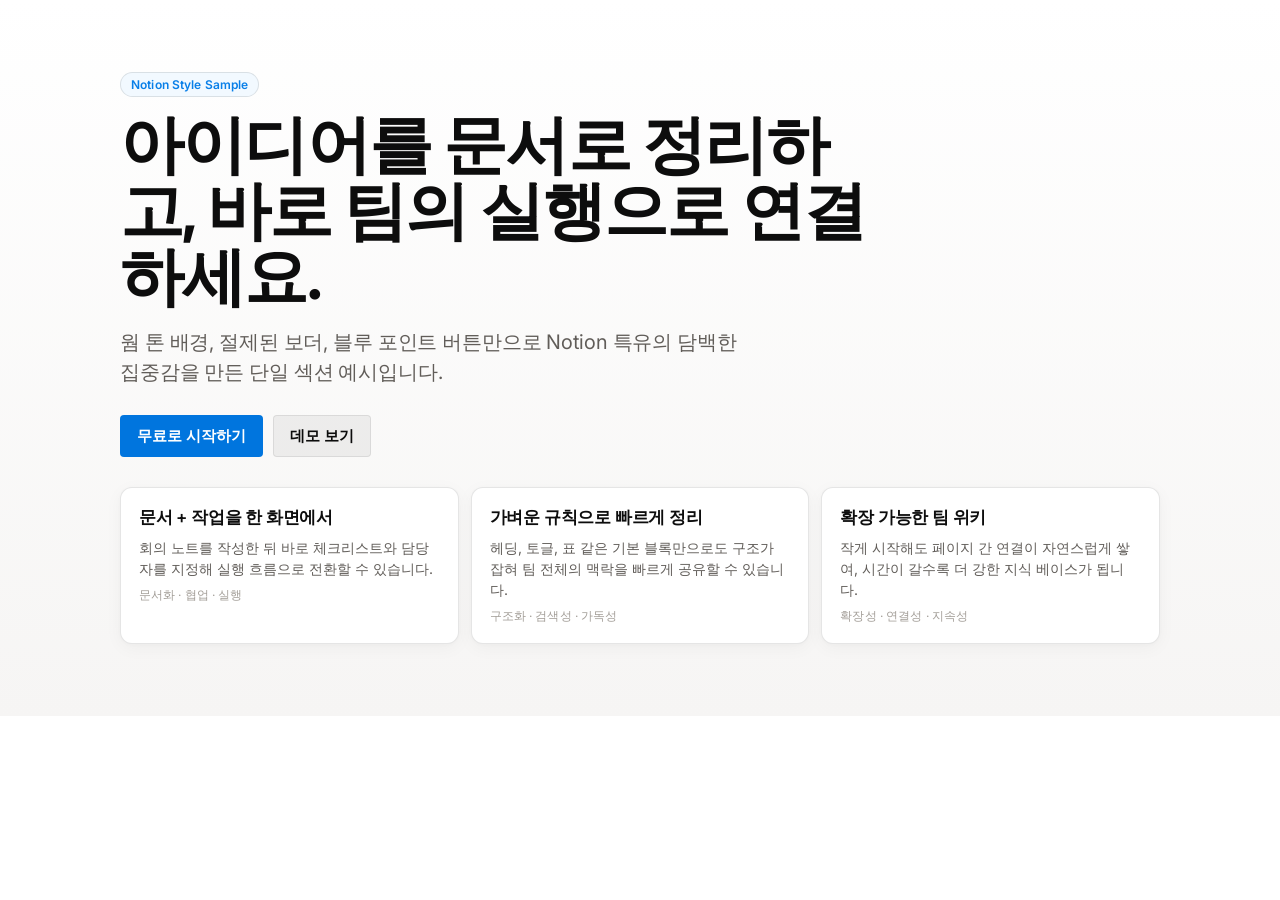
<file: reference/design-styles/notion/sample-section.html>
<!doctype html>
<html lang="ko">
<head>
  <meta charset="UTF-8">
  <meta name="viewport" content="width=device-width, initial-scale=1">
  <title>Notion Style Sample Section</title>
  <link rel="preconnect" href="https://fonts.googleapis.com">
  <link rel="preconnect" href="https://fonts.gstatic.com" crossorigin>
  <link href="https://fonts.googleapis.com/css2?family=Inter:wght@400;500;600;700&display=swap" rel="stylesheet">
  <style>
    :root {
      --black: rgba(0, 0, 0, 0.95);
      --white: #ffffff;
      --warm-white: #f6f5f4;
      --gray-500: #615d59;
      --gray-300: #a39e98;
      --notion-blue: #0075de;
      --active-blue: #005bab;
      --border-whisper: 1px solid rgba(0, 0, 0, 0.1);
      --shadow-card: rgba(0, 0, 0, 0.04) 0 4px 18px, rgba(0, 0, 0, 0.02) 0 1px 4px;
      --font-sans: "Inter", -apple-system, system-ui, "Segoe UI", Helvetica, Arial, sans-serif;
    }

    * {
      box-sizing: border-box;
    }

    body {
      margin: 0;
      color: var(--black);
      background: var(--white);
      font-family: var(--font-sans);
      -webkit-font-smoothing: antialiased;
    }

    .section {
      background: linear-gradient(180deg, var(--white) 0%, var(--warm-white) 100%);
      padding: 72px 20px;
    }

    .section-inner {
      max-width: 1040px;
      margin: 0 auto;
    }

    .eyebrow {
      display: inline-block;
      margin-bottom: 14px;
      padding: 4px 10px;
      border-radius: 9999px;
      border: var(--border-whisper);
      background: #f2f9ff;
      color: #097fe8;
      font-size: 12px;
      font-weight: 600;
      letter-spacing: 0.125px;
    }

    h1 {
      margin: 0;
      max-width: 780px;
      font-size: clamp(36px, 7vw, 64px);
      line-height: 1.03;
      letter-spacing: -1.8px;
      font-weight: 700;
    }

    .lead {
      margin: 18px 0 0;
      max-width: 640px;
      font-size: clamp(17px, 2.2vw, 20px);
      line-height: 1.5;
      color: var(--gray-500);
      letter-spacing: -0.125px;
    }

    .actions {
      margin-top: 28px;
      display: flex;
      gap: 10px;
      flex-wrap: wrap;
    }

    .btn {
      display: inline-block;
      text-decoration: none;
      border-radius: 4px;
      border: 1px solid transparent;
      padding: 10px 16px;
      font-size: 15px;
      font-weight: 600;
      transition: background 160ms ease, transform 160ms ease;
    }

    .btn-primary {
      background: var(--notion-blue);
      color: var(--white);
    }

    .btn-primary:hover {
      background: var(--active-blue);
    }

    .btn-secondary {
      color: var(--black);
      background: rgba(0, 0, 0, 0.05);
      border-color: rgba(0, 0, 0, 0.08);
    }

    .btn-secondary:hover {
      background: rgba(0, 0, 0, 0.08);
    }

    .btn:active {
      transform: scale(0.98);
    }

    .cards {
      margin-top: 30px;
      display: grid;
      grid-template-columns: repeat(3, minmax(0, 1fr));
      gap: 12px;
    }

    .card {
      padding: 18px;
      border-radius: 12px;
      border: var(--border-whisper);
      background: var(--white);
      box-shadow: var(--shadow-card);
    }

    .card h2 {
      margin: 0;
      font-size: 17px;
      line-height: 1.35;
      letter-spacing: -0.2px;
      font-weight: 600;
    }

    .card p {
      margin: 8px 0 0;
      font-size: 14px;
      line-height: 1.5;
      color: var(--gray-500);
    }

    .meta {
      margin-top: 8px;
      font-size: 12px;
      color: var(--gray-300);
      letter-spacing: 0.12px;
    }

    @media (max-width: 900px) {
      .cards {
        grid-template-columns: 1fr;
      }
    }
  </style>
</head>
<body>
  <section class="section">
    <div class="section-inner">
      <span class="eyebrow">Notion Style Sample</span>
      <h1>아이디어를 문서로 정리하고, 바로 팀의 실행으로 연결하세요.</h1>
      <p class="lead">웜 톤 배경, 절제된 보더, 블루 포인트 버튼만으로 Notion 특유의 담백한 집중감을 만든 단일 섹션 예시입니다.</p>
      <div class="actions">
        <a class="btn btn-primary" href="#">무료로 시작하기</a>
        <a class="btn btn-secondary" href="#">데모 보기</a>
      </div>
      <div class="cards">
        <article class="card">
          <h2>문서 + 작업을 한 화면에서</h2>
          <p>회의 노트를 작성한 뒤 바로 체크리스트와 담당자를 지정해 실행 흐름으로 전환할 수 있습니다.</p>
          <div class="meta">문서화 · 협업 · 실행</div>
        </article>
        <article class="card">
          <h2>가벼운 규칙으로 빠르게 정리</h2>
          <p>헤딩, 토글, 표 같은 기본 블록만으로도 구조가 잡혀 팀 전체의 맥락을 빠르게 공유할 수 있습니다.</p>
          <div class="meta">구조화 · 검색성 · 가독성</div>
        </article>
        <article class="card">
          <h2>확장 가능한 팀 위키</h2>
          <p>작게 시작해도 페이지 간 연결이 자연스럽게 쌓여, 시간이 갈수록 더 강한 지식 베이스가 됩니다.</p>
          <div class="meta">확장성 · 연결성 · 지속성</div>
        </article>
      </div>
    </div>
  </section>
</body>
</html>
</file>
<file: styles.css>
:root {
  --bg: #08090a;
  --bg-soft: #0f1011;
  --panel: rgba(255, 255, 255, 0.03);
  --panel-strong: rgba(255, 255, 255, 0.05);
  --border: rgba(255, 255, 255, 0.08);
  --border-soft: rgba(255, 255, 255, 0.05);
  --text: #f7f8f8;
  --text-soft: #d0d6e0;
  --text-muted: #8a8f98;
  --accent: #5e6ad2;
  --accent-strong: #7170ff;
  --success: #10b981;
  --shadow: 0 24px 80px rgba(0, 0, 0, 0.38);
  --radius-lg: 24px;
  --radius-md: 16px;
  --radius-sm: 10px;
  --max-width: 1180px;
}

* {
  box-sizing: border-box;
  min-width: 0;
}

html {
  scroll-behavior: smooth;
}

body {
  margin: 0;
  font-family: "Pretendard", "SUIT", "Inter", system-ui, -apple-system, BlinkMacSystemFont, "Segoe UI", sans-serif;
  background:
    radial-gradient(circle at top left, rgba(113, 112, 255, 0.18), transparent 26%),
    radial-gradient(circle at top right, rgba(16, 185, 129, 0.12), transparent 20%),
    linear-gradient(180deg, #040506 0%, #08090a 42%, #0d1117 100%);
  color: var(--text);
  line-height: 1.6;
}

a {
  color: inherit;
  text-decoration: none;
}

img {
  display: block;
  width: 100%;
}

.page-shell {
  width: min(calc(100% - 40px), var(--max-width));
  margin: 0 auto;
  padding-bottom: 72px;
}

.site-header {
  position: sticky;
  top: 0;
  z-index: 20;
  display: flex;
  justify-content: space-between;
  align-items: center;
  gap: 24px;
  padding: 22px 0 18px;
  backdrop-filter: blur(18px);
  background: rgba(8, 9, 10, 0.82);
  border-bottom: 1px solid var(--border-soft);
}

.brand-mark {
  display: flex;
  align-items: center;
  gap: 14px;
}

.brand-mark__dot {
  width: 14px;
  height: 14px;
  border-radius: 999px;
  background: linear-gradient(135deg, var(--accent-strong), var(--success));
  box-shadow: 0 0 24px rgba(113, 112, 255, 0.55);
}

.brand-mark strong {
  display: block;
  font-size: 15px;
  font-weight: 600;
  letter-spacing: -0.2px;
}

.eyebrow {
  margin: 0 0 6px;
  color: var(--text-muted);
  font-size: 12px;
  font-weight: 700;
  letter-spacing: 0.14em;
  text-transform: uppercase;
}

.site-nav {
  display: flex;
  align-items: center;
  gap: 18px;
  color: var(--text-soft);
  font-size: 14px;
  font-weight: 510;
}

.site-nav a:hover {
  color: var(--text);
}

.nav-cta {
  padding: 10px 14px;
  border-radius: 999px;
  background: rgba(255, 255, 255, 0.04);
  border: 1px solid var(--border);
}

.hero {
  display: grid;
  grid-template-columns: minmax(0, 1.3fr) minmax(320px, 0.9fr);
  gap: 40px;
  padding: 72px 0 44px;
  align-items: center;
}

.hero h1 {
  margin: 0;
  font-size: clamp(40px, 6vw, 68px);
  line-height: 1.02;
  letter-spacing: -0.05em;
  font-weight: 600;
  max-width: 9.5em;
}

.hero-lead-list,
.bullet-list,
.card-list {
  margin: 22px 0 0;
  padding-left: 18px;
  color: var(--text-soft);
}

.hero-lead-list li,
.bullet-list li,
.card-list li {
  margin: 0 0 10px;
}

.hero-lead-list {
  max-width: 760px;
  font-size: clamp(17px, 2.1vw, 20px);
}

.hero-actions {
  display: flex;
  flex-wrap: wrap;
  gap: 14px;
  margin: 28px 0 24px;
}

.button {
  display: inline-flex;
  align-items: center;
  justify-content: center;
  min-height: 52px;
  padding: 0 20px;
  border-radius: 999px;
  font-size: 15px;
  font-weight: 700;
}

.button-primary {
  background: linear-gradient(135deg, var(--accent), var(--accent-strong));
  box-shadow: 0 18px 36px rgba(94, 106, 210, 0.28);
}

.button-secondary {
  background: rgba(255, 255, 255, 0.03);
  border: 1px solid var(--border);
  color: var(--text-soft);
}

.hero-meta {
  display: flex;
  flex-wrap: wrap;
  gap: 10px;
  padding: 0;
  margin: 0;
  list-style: none;
}

.hero-meta li {
  padding: 9px 12px;
  border-radius: 999px;
  border: 1px solid var(--border-soft);
  background: rgba(255, 255, 255, 0.02);
  color: var(--text-soft);
  font-size: 13px;
}

.hero-visual {
  display: grid;
  gap: 18px;
}

.portrait-card,
.hero-panel,
.stats article,
.copy-card,
.detail-card,
.program-card,
.gallery-card,
.roadmap-card,
.contact-card {
  background: var(--panel);
  border: 1px solid var(--border);
  box-shadow: var(--shadow);
}

.portrait-card {
  overflow: hidden;
  border-radius: 28px;
}

.portrait-card img {
  aspect-ratio: 0.78 / 1;
  object-fit: cover;
}

.hero-panel {
  padding: 22px;
  border-radius: 20px;
}

.panel-label {
  display: inline-flex;
  padding: 6px 10px;
  border-radius: 999px;
  background: rgba(16, 185, 129, 0.12);
  color: #8ef0c9;
  font-size: 12px;
  font-weight: 700;
}

.hero-panel strong {
  display: block;
  margin-top: 14px;
  font-size: 28px;
  letter-spacing: -0.04em;
}

.hero-panel p {
  margin: 10px 0 0;
  color: var(--text-soft);
}

.stats {
  display: grid;
  grid-template-columns: repeat(3, minmax(0, 1fr));
  gap: 16px;
}

.stats article,
.copy-card,
.detail-card,
.program-card,
.roadmap-card {
  border-radius: 20px;
  padding: 24px;
}

.stats span,
.program-tag,
.roadmap-card span {
  color: var(--accent-strong);
  font-size: 12px;
  font-weight: 700;
  letter-spacing: 0.1em;
  text-transform: uppercase;
}

.stats strong {
  display: block;
  margin-top: 10px;
  font-size: 20px;
  letter-spacing: -0.03em;
}

.stats p {
  margin: 10px 0 0;
  color: var(--text-soft);
}

.section {
  padding-top: 88px;
}

.section-heading {
  margin-bottom: 28px;
}

.section-heading h2 {
  margin: 0;
  max-width: 760px;
  font-size: clamp(30px, 4vw, 44px);
  line-height: 1.08;
  letter-spacing: -0.04em;
}

.profile-grid,
.proof-layout,
.contact-card {
  display: grid;
  grid-template-columns: minmax(0, 1.15fr) minmax(0, 0.85fr);
  gap: 18px;
}

.copy-card p,
.proof-copy p,
.contact-copy {
  margin: 0 0 16px;
  color: var(--text-soft);
  font-size: 17px;
}

.bullet-list {
  font-size: 16px;
}

.bullet-list.compact {
  margin-top: 18px;
}

.detail-card {
  display: grid;
  gap: 16px;
}

.detail-item {
  padding-bottom: 16px;
  border-bottom: 1px solid var(--border-soft);
}

.detail-item:last-child {
  padding-bottom: 0;
  border-bottom: 0;
}

.detail-item span {
  display: block;
  margin-bottom: 8px;
  color: var(--text-muted);
  font-size: 13px;
}

.detail-item strong {
  font-size: 18px;
  letter-spacing: -0.02em;
}

.program-grid,
.roadmap-grid {
  display: grid;
  grid-template-columns: repeat(3, minmax(0, 1fr));
  gap: 18px;
}

.program-card h3,
.roadmap-card h3 {
  margin: 12px 0 10px;
  font-size: 22px;
  line-height: 1.15;
  letter-spacing: -0.03em;
}

.proof-list li,
.card-list li {
  margin: 0;
  color: var(--text-soft);
}

.proof-copy {
  padding-right: 12px;
}

.proof-list {
  display: grid;
  gap: 12px;
  padding-left: 18px;
  margin: 0;
}

.proof-gallery {
  display: grid;
  grid-template-columns: repeat(2, minmax(0, 1fr));
  gap: 14px;
}

.gallery-card {
  overflow: hidden;
  border-radius: 20px;
}

.gallery-card img {
  aspect-ratio: 1 / 1;
  object-fit: cover;
  background: #111;
}

.gallery-card figcaption {
  padding: 14px 16px 16px;
  color: var(--text-soft);
  font-size: 14px;
}

.client-strip {
  display: flex;
  flex-wrap: wrap;
  gap: 10px;
  margin-top: 18px;
}

.client-strip span {
  padding: 10px 12px;
  border-radius: 999px;
  border: 1px solid var(--border-soft);
  color: var(--text-soft);
  font-size: 13px;
}

.roadmap-card {
  min-height: 220px;
}

.contact-card {
  align-items: start;
  border-radius: 28px;
  padding: 28px;
}

.contact-priority {
  margin: 0 0 10px;
  color: #8ef0c9;
  font-size: 13px;
  font-weight: 700;
  letter-spacing: 0.08em;
  text-transform: uppercase;
}

.contact-phone {
  display: inline-block;
  font-size: clamp(32px, 5vw, 52px);
  line-height: 1;
  letter-spacing: -0.05em;
  font-weight: 700;
}

.contact-meta {
  display: grid;
  gap: 14px;
}

.contact-meta a {
  padding: 15px 16px;
  border-radius: 16px;
  background: rgba(255, 255, 255, 0.03);
  border: 1px solid var(--border-soft);
  color: var(--text-soft);
  font-size: 15px;
}

@media (max-width: 980px) {
  .page-shell {
    width: min(calc(100% - 28px), var(--max-width));
  }

  .site-header,
  .hero,
  .stats,
  .profile-grid,
  .proof-layout,
  .contact-card,
  .program-grid,
  .roadmap-grid {
    grid-template-columns: 1fr;
  }

  .site-header {
    position: static;
    padding-top: 18px;
  }

  .hero {
    padding-top: 42px;
  }

  .hero-visual {
    order: -1;
  }

  .proof-gallery {
    grid-template-columns: repeat(2, minmax(0, 1fr));
  }
}

@media (max-width: 680px) {
  .site-nav {
    display: none;
  }

  .hero h1 {
    font-size: 42px;
  }

  .hero-lead,
  .copy-card p,
  .proof-copy p,
  .contact-copy {
    font-size: 16px;
  }

  .hero-lead-list {
    font-size: 16px;
  }

  .button {
    width: 100%;
  }

  .proof-gallery {
    grid-template-columns: 1fr;
  }

  .gallery-card img {
    aspect-ratio: 1.25 / 1;
  }

  .section {
    padding-top: 72px;
  }

  .contact-card {
    padding: 22px;
  }
}
</file>
